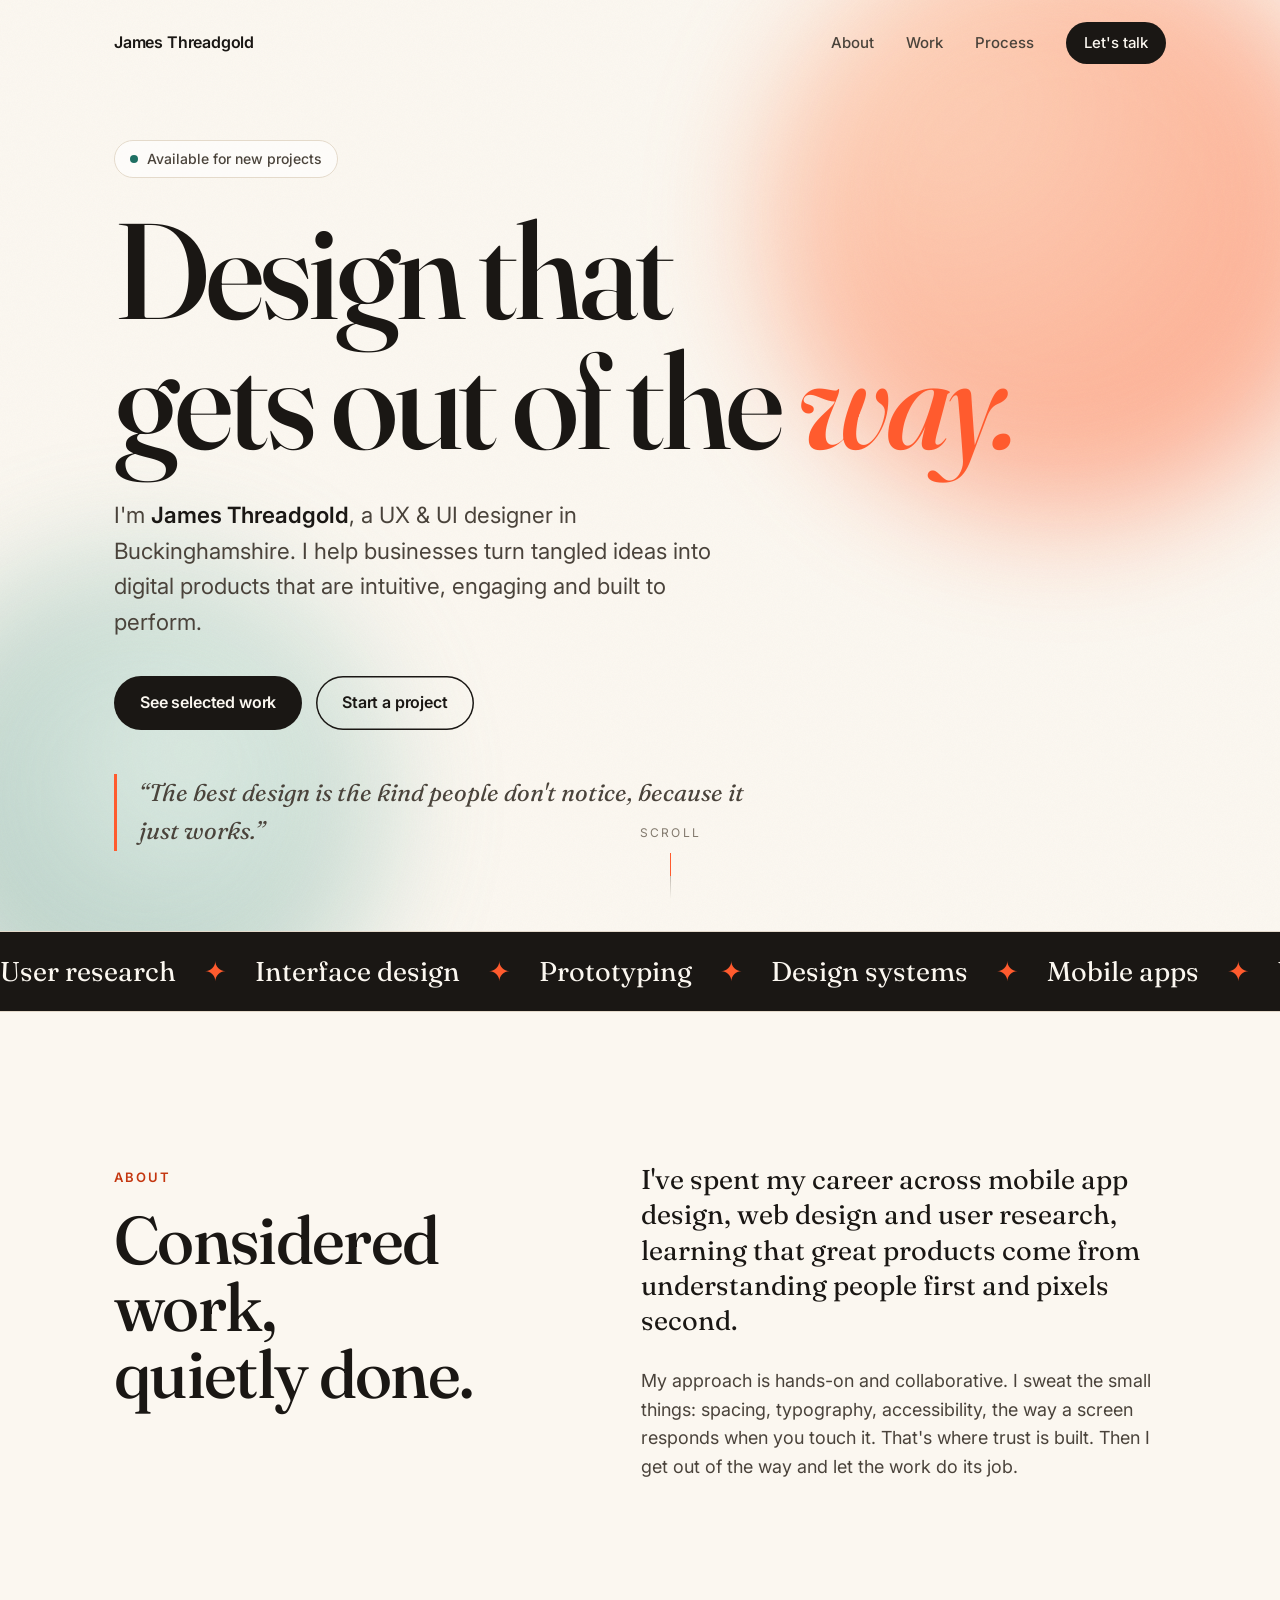
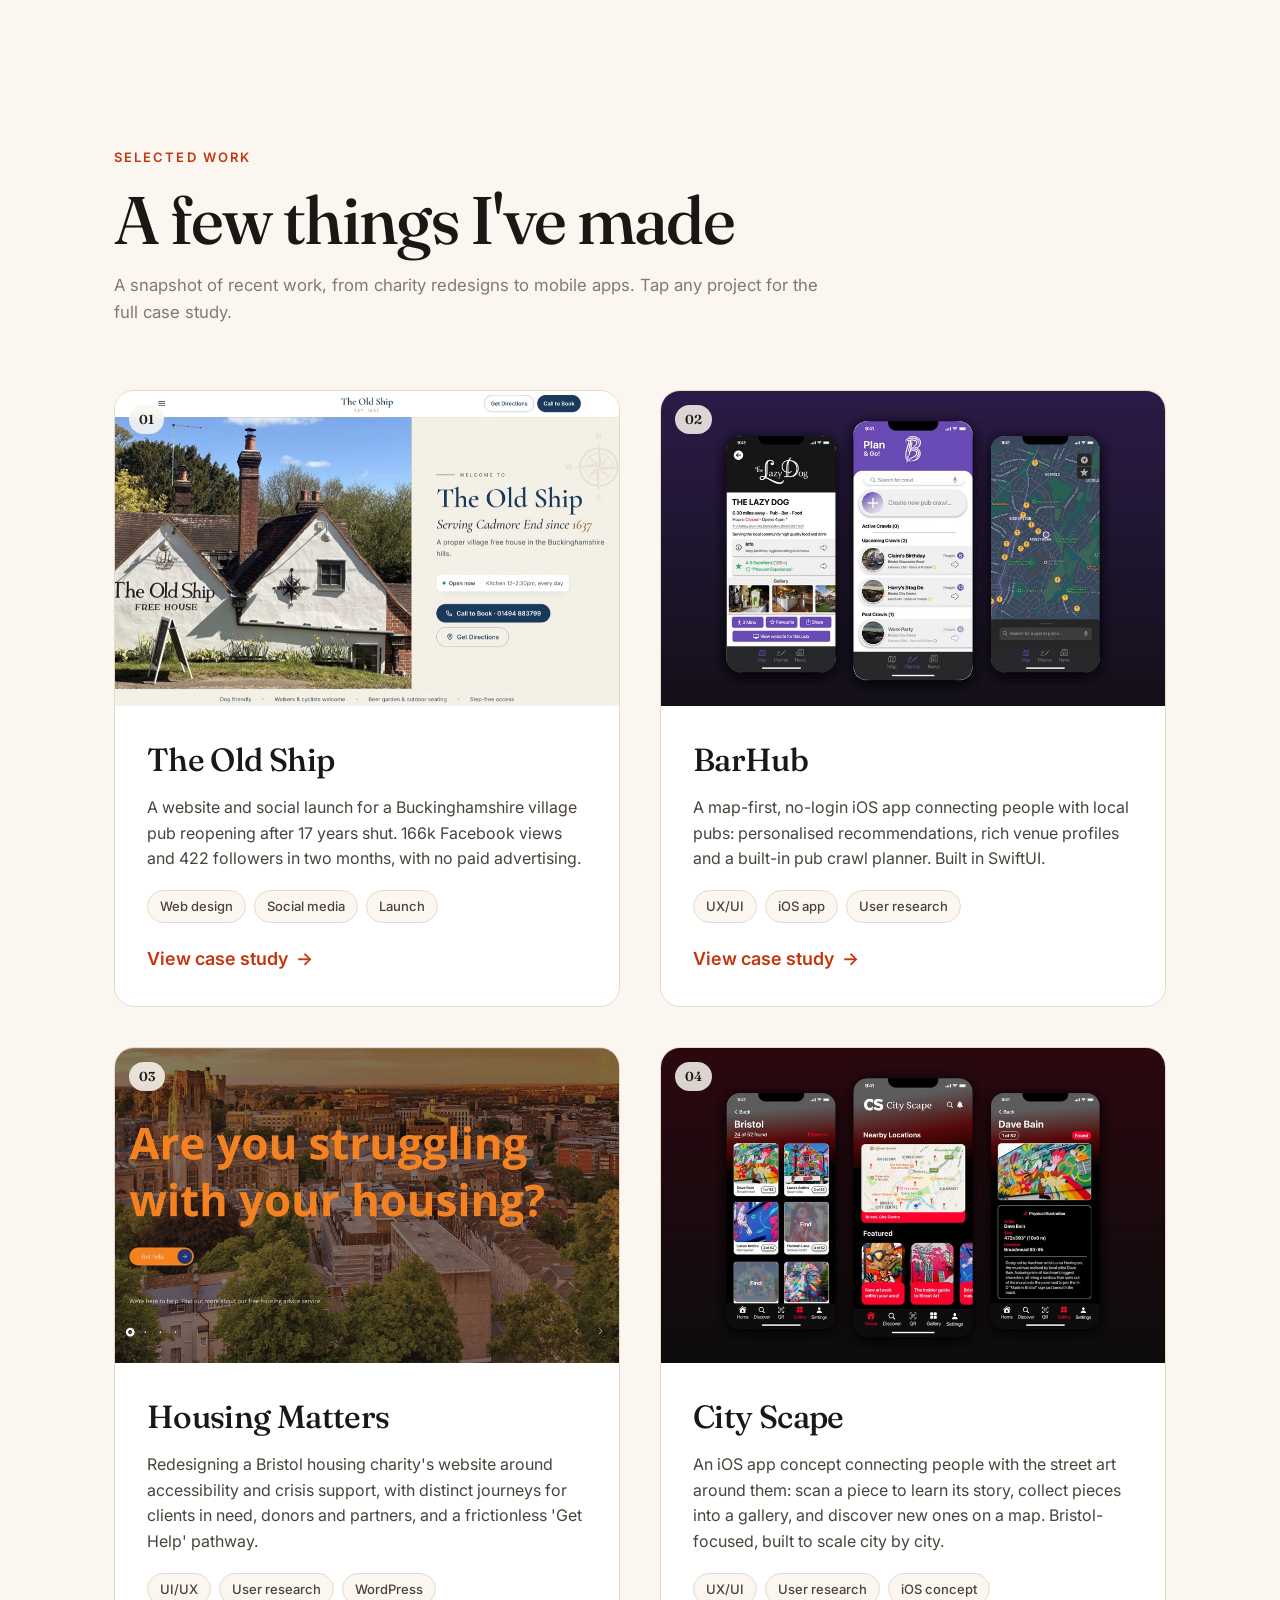
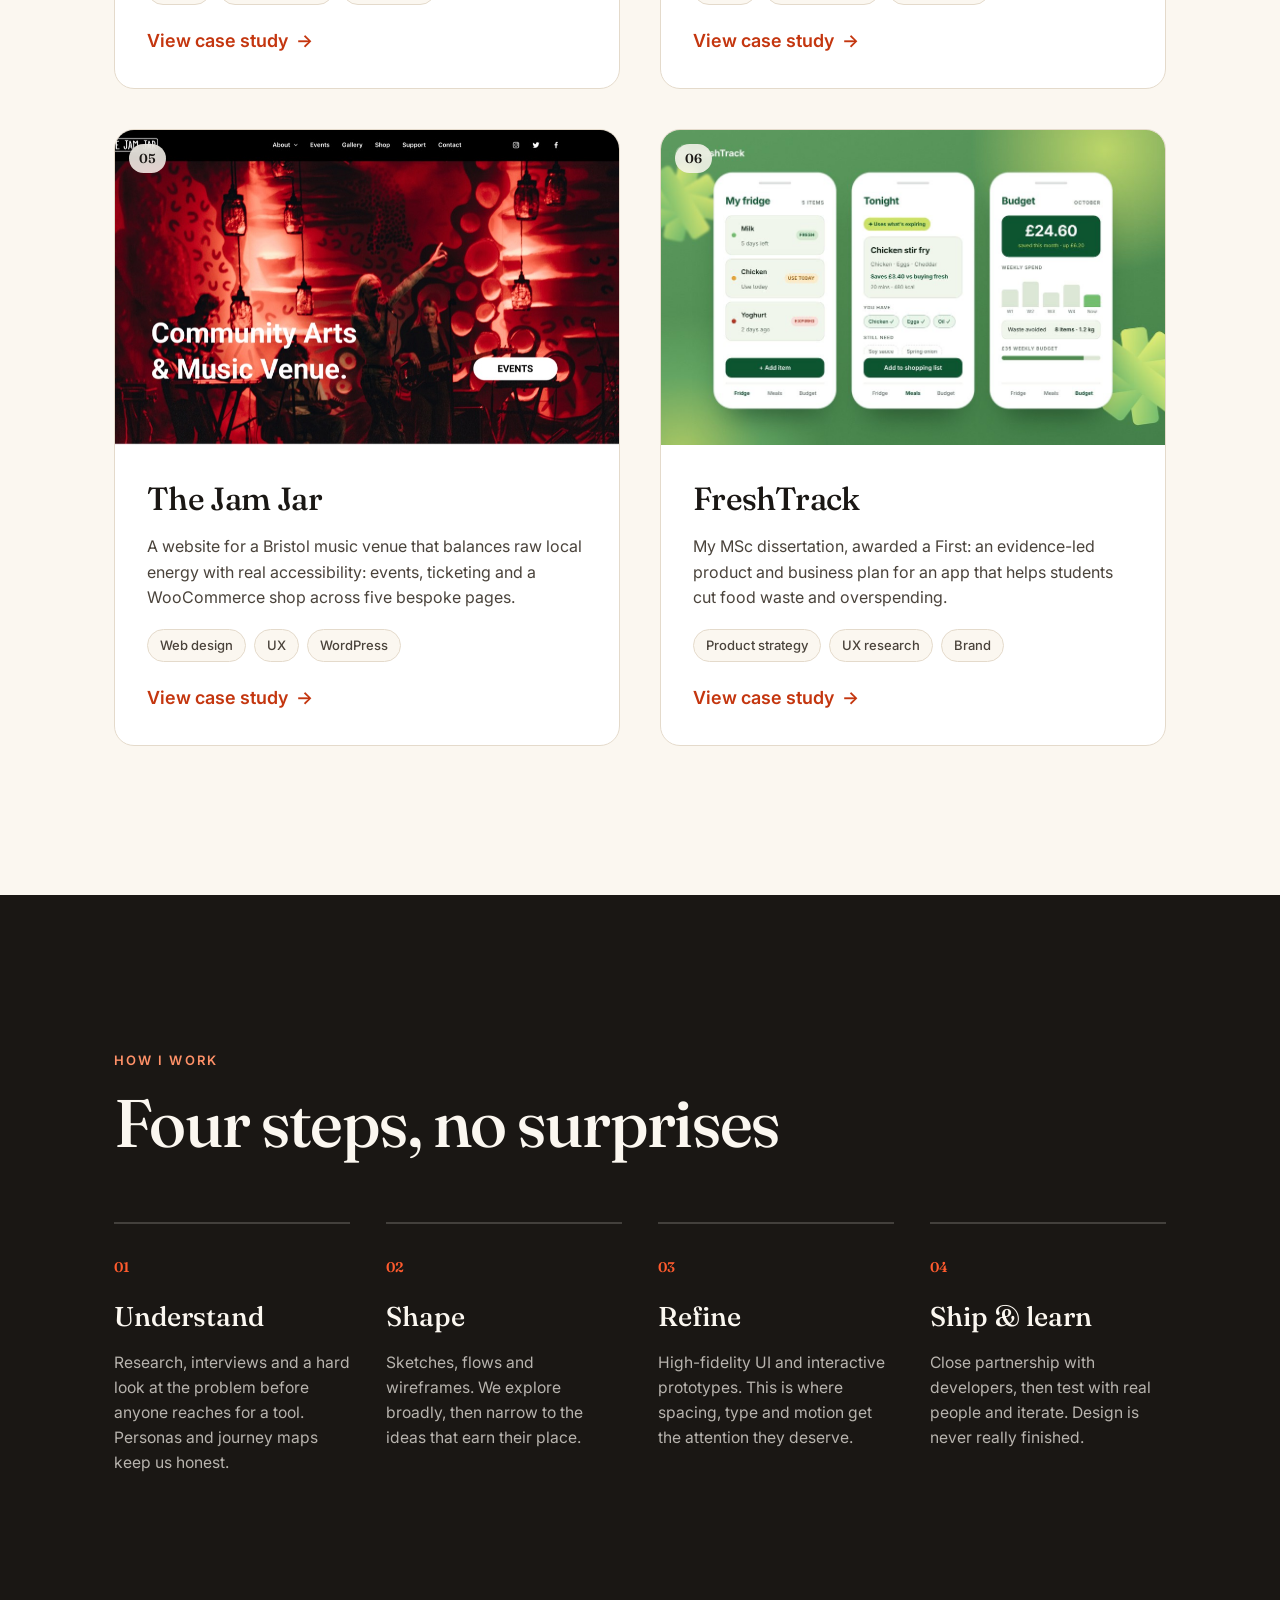
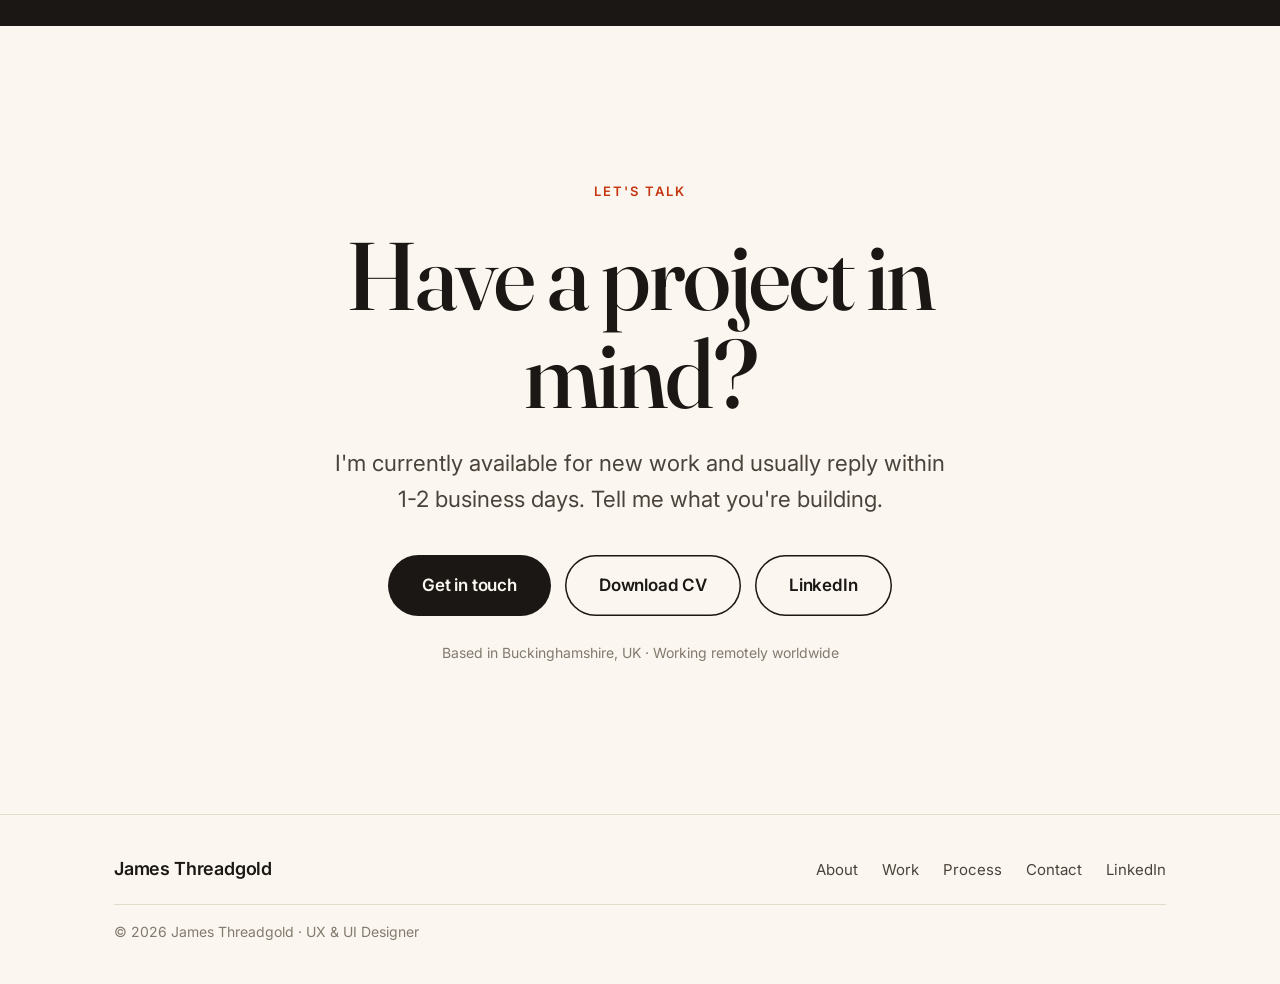
<file: index.html>
<!DOCTYPE html>
<html lang="en-GB">
<head>
  <meta charset="UTF-8">
  <meta name="viewport" content="width=device-width, initial-scale=1.0">
  <title>James Threadgold | UX &amp; UI Designer</title>
  <meta name="description" content="James Threadgold is a UX &amp; UI designer based in Buckinghamshire, crafting intuitive, considered digital products. The best design is the kind people don't notice, because it just works.">
  <meta name="theme-color" content="#FBF7F0">

  <!-- Favicons -->
  <link rel="icon" href="/favicon.svg" type="image/svg+xml">
  <link rel="icon" href="/favicon-32.png" sizes="32x32" type="image/png">
  <link rel="apple-touch-icon" href="/apple-touch-icon.png">
  <link rel="manifest" href="/site.webmanifest">

  <!-- Canonical -->
  <link rel="canonical" href="https://jamesthreadgold.co.uk/">

  <!-- Google Search Console: verify the domain via DNS (recommended) OR paste your
       URL-prefix token below and uncomment this line. See docs/seo-google-search-console.md -->
  <!-- <meta name="google-site-verification" content="YOUR_TOKEN_HERE"> -->

  <!-- Open Graph / social share -->
  <meta property="og:site_name" content="James Threadgold">
  <meta property="og:type" content="website">
  <meta property="og:url" content="https://jamesthreadgold.co.uk/">
  <meta property="og:title" content="James Threadgold | UX &amp; UI Designer">
  <meta property="og:description" content="Intuitive, considered digital products. Interface design &amp; prototyping based in Buckinghamshire.">
  <meta property="og:image" content="https://jamesthreadgold.co.uk/assets/og/og-default.png">
  <meta property="og:image:width" content="1200">
  <meta property="og:image:height" content="630">
  <meta property="og:image:alt" content="James Threadgold, UX &amp; UI Designer">
  <meta name="twitter:card" content="summary_large_image">
  <meta name="twitter:title" content="James Threadgold | UX &amp; UI Designer">
  <meta name="twitter:description" content="Intuitive, considered digital products. Interface design &amp; prototyping based in Buckinghamshire.">
  <meta name="twitter:image" content="https://jamesthreadgold.co.uk/assets/og/og-default.png">

  <link rel="preconnect" href="https://fonts.googleapis.com">
  <link rel="preconnect" href="https://fonts.gstatic.com" crossorigin>
  <link href="https://fonts.googleapis.com/css2?family=Fraunces:ital,opsz,wght@0,9..144,400;0,9..144,500;0,9..144,600;1,9..144,400;1,9..144,500&family=Inter:wght@400;500;600;700&display=swap" rel="stylesheet">
  <link rel="stylesheet" href="/css/styles.css?v=20261014">

  <!-- Structured data -->
  <script type="application/ld+json">
  {
    "@context": "https://schema.org",
    "@graph": [
      {
        "@type": "WebSite",
        "@id": "https://jamesthreadgold.co.uk/#website",
        "url": "https://jamesthreadgold.co.uk/",
        "name": "James Threadgold",
        "description": "Portfolio of James Threadgold, a UX & UI designer based in Buckinghamshire.",
        "inLanguage": "en-GB",
        "publisher": { "@id": "https://jamesthreadgold.co.uk/#person" }
      },
      {
        "@type": "Person",
        "@id": "https://jamesthreadgold.co.uk/#person",
        "name": "James Threadgold",
        "jobTitle": "UX & UI Designer",
        "url": "https://jamesthreadgold.co.uk/",
        "image": "https://jamesthreadgold.co.uk/assets/og/og-default.png",
        "sameAs": ["https://www.linkedin.com/in/jamesthreadgold"],
        "address": {
          "@type": "PostalAddress",
          "addressRegion": "Buckinghamshire",
          "addressCountry": "GB"
        },
        "knowsAbout": ["UX Design", "UI Design", "User Research", "Prototyping", "Mobile App Design", "Web Design", "Accessibility"]
      }
    ]
  }
  </script>
</head>
<body>

  <!-- Decorative cursor follower -->
  <div class="cursor" id="cursor" aria-hidden="true"></div>

  <!-- Scroll progress -->
  <div class="progress" id="progress" aria-hidden="true"></div>

  <!-- Skip link -->
  <a href="#hero" class="skip">Skip to content</a>

  <!-- Header -->
  <header class="header" id="header">
    <div class="wrap nav">
      <a href="#hero" class="brand" data-magnetic>
        <span class="brand-name">James&nbsp;Threadgold</span>
      </a>
      <nav class="nav-links" id="navLinks" aria-label="Primary">
        <a href="/#about">About</a>
        <a href="/#work">Work</a>
        <a href="/#process">Process</a>
        <a href="/contact/" class="nav-cta" data-magnetic>Let's talk</a>
      </nav>
      <button class="menu-toggle" id="menuToggle" aria-label="Menu" aria-expanded="false">
        <span></span><span></span>
      </button>
    </div>
  </header>

  <main>
    <!-- Hero -->
    <section class="hero" id="hero">
      <div class="hero-bg" aria-hidden="true">
        <span class="blob blob-1"></span>
        <span class="blob blob-2"></span>
        <span class="grain"></span>
      </div>
      <div class="wrap hero-inner">
        <p class="hero-status reveal"><span class="dot"></span> Available for new projects</p>
        <h1 class="hero-title">
          <span class="line reveal">Design that</span>
          <span class="line reveal">gets out of the <em>way.</em></span>
        </h1>
        <p class="hero-lead reveal">
          I'm <strong>James Threadgold</strong>, a UX &amp; UI designer in Buckinghamshire.
          I help businesses turn tangled ideas into digital products that are
          intuitive, engaging and built to perform.
        </p>
        <div class="hero-cta reveal">
          <a href="/#work" class="btn btn-primary" data-magnetic>See selected work</a>
          <a href="/contact/" class="btn btn-ghost" data-magnetic>Start a project</a>
        </div>
        <p class="hero-philosophy reveal">
          “The best design is the kind people don't notice, because it just works.”
        </p>
      </div>
      <a href="/#about" class="scroll-hint reveal" aria-label="Scroll to about">
        <span>Scroll</span>
        <span class="scroll-line"></span>
      </a>
    </section>

    <!-- Marquee -->
    <div class="marquee" aria-hidden="true">
      <div class="marquee-track">
        <span>User research</span><span class="sep">✦</span>
        <span>Interface design</span><span class="sep">✦</span>
        <span>Prototyping</span><span class="sep">✦</span>
        <span>Design systems</span><span class="sep">✦</span>
        <span>Mobile apps</span><span class="sep">✦</span>
        <span>Web design</span><span class="sep">✦</span>
        <span>Journey mapping</span><span class="sep">✦</span>
        <span>Accessibility</span><span class="sep">✦</span>
        <!-- duplicate for seamless loop -->
        <span>User research</span><span class="sep">✦</span>
        <span>Interface design</span><span class="sep">✦</span>
        <span>Prototyping</span><span class="sep">✦</span>
        <span>Design systems</span><span class="sep">✦</span>
        <span>Mobile apps</span><span class="sep">✦</span>
        <span>Web design</span><span class="sep">✦</span>
        <span>Journey mapping</span><span class="sep">✦</span>
        <span>Accessibility</span><span class="sep">✦</span>
      </div>
    </div>

    <!-- About -->
    <section class="section about" id="about">
      <div class="wrap about-grid">
        <div class="about-head reveal">
          <span class="eyebrow">About</span>
          <h2>Considered work,<br>quietly done.</h2>
        </div>
        <div class="about-body">
          <p class="lead reveal">
            I've spent my career across mobile app design, web design and user
            research, learning that great products come from understanding people
            first and pixels second.
          </p>
          <p class="reveal">
            My approach is hands-on and collaborative. I sweat the small things:
            spacing, typography, accessibility, the way a screen responds when you
            touch it. That's where trust is built. Then I get out of the way
            and let the work do its job.
          </p>
        </div>
      </div>
    </section>

    <!-- Work -->
    <section class="section work" id="work">
      <div class="wrap">
        <div class="sec-head reveal">
          <span class="eyebrow">Selected work</span>
          <h2>A few things I've made</h2>
          <p class="sec-sub">A snapshot of recent work, from charity redesigns to mobile apps. Tap any project for the full case study.</p>
        </div>

        <div class="projects">
          <a href="/work/the-old-ship/" class="project reveal" data-tilt>
            <div class="project-media">
              <span class="project-index">01</span>
              <img class="project-img" src="/assets/work/os-cover-sm.jpg" srcset="/assets/work/os-cover-sm.jpg 1040w, /assets/work/os-cover.jpg 2000w" sizes="(max-width: 720px) 92vw, 506px" alt="The Old Ship website homepage: a photo of the white-painted pub beside 'Serving Cadmore End since 1637', with Call to Book and Get Directions buttons" loading="lazy" decoding="async">
            </div>
            <div class="project-info">
              <h3>The Old Ship</h3>
              <p>A website and social launch for a Buckinghamshire village pub reopening after 17 years shut. 166k Facebook views and 422 followers in two months, with no paid advertising.</p>
              <ul class="tags"><li>Web design</li><li>Social media</li><li>Launch</li></ul>
              <span class="project-go">View case study <span class="arrow">→</span></span>
            </div>
          </a>
          <a href="/work/bar-hub/" class="project reveal" data-tilt>
            <div class="project-media project-media--fill">
              <span class="project-index">02</span>
              <img class="project-img" src="/assets/work/bh-cover-v3-sm.jpg" srcset="/assets/work/bh-cover-v3-sm.jpg 1040w, /assets/work/bh-cover-v3.jpg 2000w" sizes="(max-width: 720px) 92vw, 506px" alt="BarHub iOS app screens with the BarHub logo" loading="lazy" decoding="async">
            </div>
            <div class="project-info">
              <h3>BarHub</h3>
              <p>A map-first, no-login iOS app connecting people with local pubs: personalised recommendations, rich venue profiles and a built-in pub crawl planner. Built in SwiftUI.</p>
              <ul class="tags"><li>UX/UI</li><li>iOS app</li><li>User research</li></ul>
              <span class="project-go">View case study <span class="arrow">→</span></span>
            </div>
          </a>

          <a href="/work/housing-matters/" class="project reveal" data-tilt>
            <div class="project-media tone-1">
              <span class="project-index">03</span>
              <img class="project-img" src="/assets/work/hm-Hh8FaU-sm.jpg" srcset="/assets/work/hm-Hh8FaU-sm.jpg 1040w, /assets/work/hm-Hh8FaU.jpg 2000w" sizes="(max-width: 720px) 92vw, 506px" alt="Housing Matters website homepage: 'Are you struggling with your housing?'" loading="lazy" decoding="async">
            </div>
            <div class="project-info">
              <h3>Housing Matters</h3>
              <p>Redesigning a Bristol housing charity's website around accessibility and crisis support, with distinct journeys for clients in need, donors and partners, and a frictionless 'Get Help' pathway.</p>
              <ul class="tags"><li>UI/UX</li><li>User research</li><li>WordPress</li></ul>
              <span class="project-go">View case study <span class="arrow">→</span></span>
            </div>
          </a>

          <a href="/work/city-scape/" class="project reveal" data-tilt>
            <div class="project-media project-media--fill">
              <span class="project-index">04</span>
              <img class="project-img" src="/assets/work/cs-cover-sm.jpg" srcset="/assets/work/cs-cover-sm.jpg 1040w, /assets/work/cs-cover.jpg 2000w" sizes="(max-width: 720px) 92vw, 506px" alt="City Scape iOS app screens on a bold red backdrop" loading="lazy" decoding="async">
            </div>
            <div class="project-info">
              <h3>City Scape</h3>
              <p>An iOS app concept connecting people with the street art around them: scan a piece to learn its story, collect pieces into a gallery, and discover new ones on a map. Bristol-focused, built to scale city by city.</p>
              <ul class="tags"><li>UX/UI</li><li>User research</li><li>iOS concept</li></ul>
              <span class="project-go">View case study <span class="arrow">→</span></span>
            </div>
          </a>

          <a href="/work/the-jam-jar/" class="project reveal" data-tilt>
            <div class="project-media tone-4">
              <span class="project-index">05</span>
              <img class="project-img" src="/assets/work/jj-cover-sm.jpg" srcset="/assets/work/jj-cover-sm.jpg 1040w, /assets/work/jj-cover.jpg 1430w" sizes="(max-width: 720px) 92vw, 506px" alt="The Jam Jar website homepage: 'Community Arts & Music Venue'" loading="lazy" decoding="async">
            </div>
            <div class="project-info">
              <h3>The Jam Jar</h3>
              <p>A website for a Bristol music venue that balances raw local energy with real accessibility: events, ticketing and a WooCommerce shop across five bespoke pages.</p>
              <ul class="tags"><li>Web design</li><li>UX</li><li>WordPress</li></ul>
              <span class="project-go">View case study <span class="arrow">→</span></span>
            </div>
          </a>

          <a href="/work/freshtrack/" class="project reveal" data-tilt>
            <div class="project-media media-cream">
              <span class="project-index">06</span>
              <img class="project-img" src="/assets/work/ft-showcase-sm.jpg?v=2" srcset="/assets/work/ft-showcase-sm.jpg?v=2 1040w, /assets/work/ft-showcase.jpg?v=2 2000w" sizes="(max-width: 720px) 92vw, 506px" alt="FreshTrack concept screens on a green brand backdrop: fridge tracker, AI meal planner and budget" loading="lazy" decoding="async">
            </div>
            <div class="project-info">
              <h3>FreshTrack</h3>
              <p>My MSc dissertation, awarded a First: an evidence-led product and business plan for an app that helps students cut food waste and overspending.</p>
              <ul class="tags"><li>Product strategy</li><li>UX research</li><li>Brand</li></ul>
              <span class="project-go">View case study <span class="arrow">→</span></span>
            </div>
          </a>
        </div>
      </div>
    </section>

    <!-- Process -->
    <section class="section process" id="process">
      <div class="wrap">
        <div class="sec-head reveal">
          <span class="eyebrow">How I work</span>
          <h2>Four steps, no surprises</h2>
        </div>
        <ol class="steps">
          <li class="step reveal">
            <span class="step-num">01</span>
            <h3>Understand</h3>
            <p>Research, interviews and a hard look at the problem before anyone reaches for a tool. Personas and journey maps keep us honest.</p>
          </li>
          <li class="step reveal">
            <span class="step-num">02</span>
            <h3>Shape</h3>
            <p>Sketches, flows and wireframes. We explore broadly, then narrow to the ideas that earn their place.</p>
          </li>
          <li class="step reveal">
            <span class="step-num">03</span>
            <h3>Refine</h3>
            <p>High-fidelity UI and interactive prototypes. This is where spacing, type and motion get the attention they deserve.</p>
          </li>
          <li class="step reveal">
            <span class="step-num">04</span>
            <h3>Ship &amp; learn</h3>
            <p>Close partnership with developers, then test with real people and iterate. Design is never really finished.</p>
          </li>
        </ol>
      </div>
    </section>

    <!-- Contact -->
    <section class="section contact" id="contact">
      <div class="wrap contact-inner reveal">
        <span class="eyebrow">Let's talk</span>
        <h2 class="contact-title">Have a project in mind?</h2>
        <p class="contact-lead">
          I'm currently available for new work and usually reply within 1-2 business days.
          Tell me what you're building.
        </p>
        <div class="contact-actions">
          <a href="/contact/" class="btn btn-primary btn-lg" data-magnetic>Get in touch</a>
          <a href="/assets/docs/CV-James-Threadgold.pdf" target="_blank" rel="noopener" class="btn btn-ghost btn-lg" data-magnetic download>Download CV</a>
          <a href="https://www.linkedin.com/in/jamesthreadgold" target="_blank" rel="noopener" class="btn btn-ghost btn-lg" data-magnetic>LinkedIn</a>
        </div>
        <p class="contact-note">Based in Buckinghamshire, UK · Working remotely worldwide</p>
      </div>
    </section>
  </main>

  <!-- Footer -->
  <footer class="footer">
    <div class="wrap footer-inner">
      <a href="#hero" class="brand">James&nbsp;Threadgold</a>
      <nav class="footer-links" aria-label="Footer">
        <a href="/#about">About</a>
        <a href="/#work">Work</a>
        <a href="/#process">Process</a>
        <a href="/contact/">Contact</a>
        <a href="https://www.linkedin.com/in/jamesthreadgold" target="_blank" rel="noopener">LinkedIn</a>
      </nav>
      <p class="footer-meta">© <span id="year">2026</span> James Threadgold · UX &amp; UI Designer</p>
    </div>
  </footer>

  <script src="/js/main.js"></script>
</body>
</html>
</file>
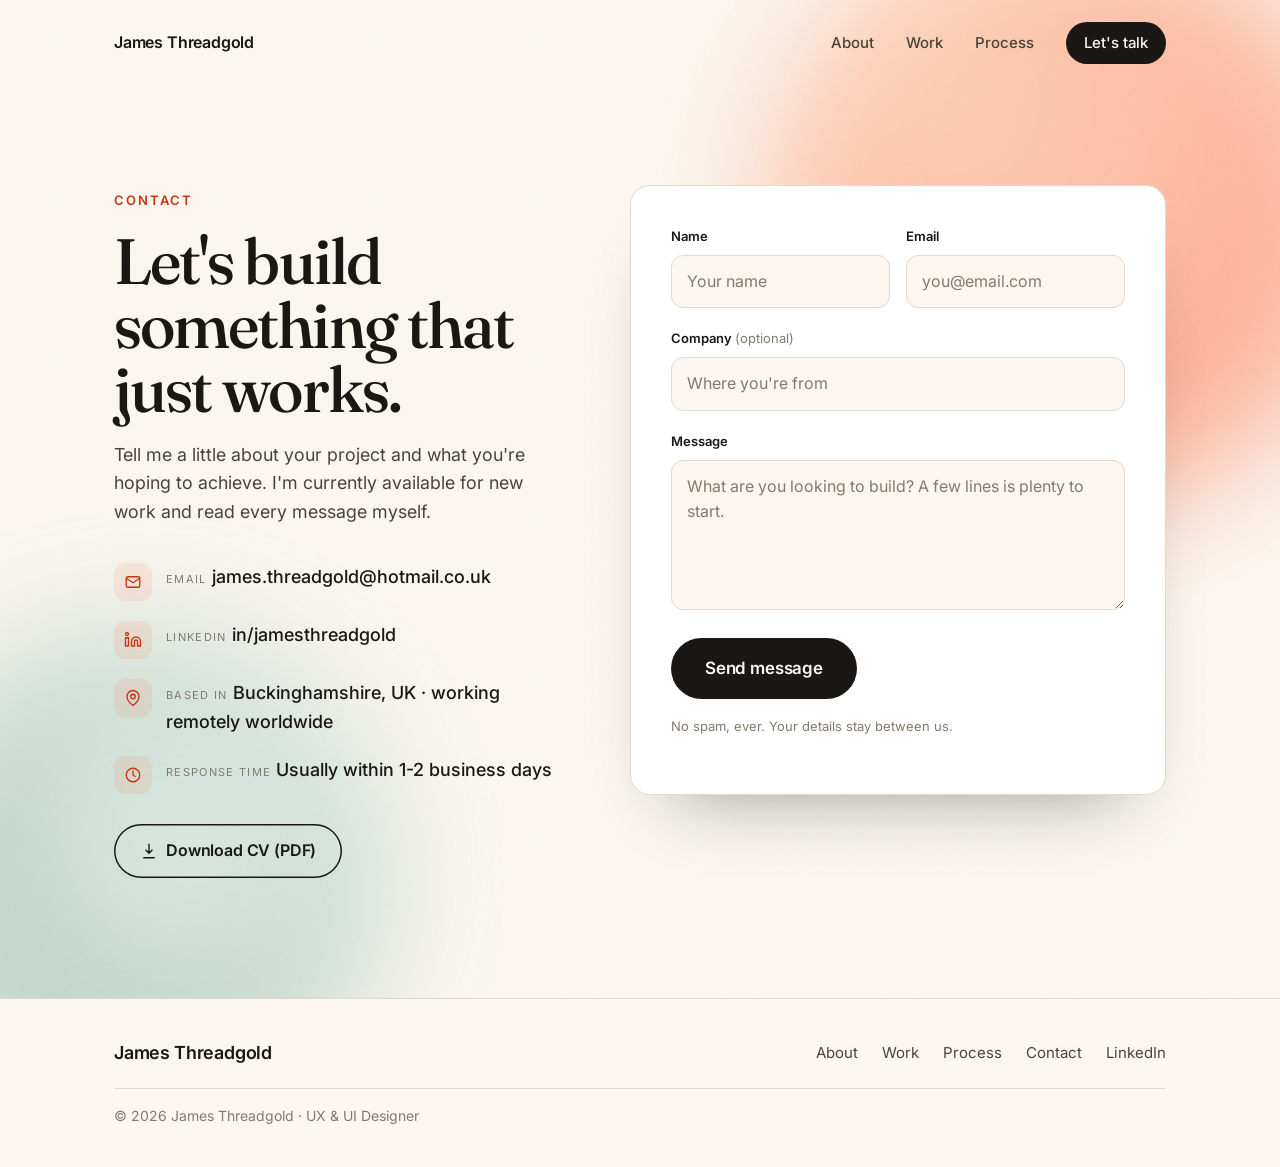
<file: contact/index.html>
<!DOCTYPE html>
<html lang="en-GB">
<head>
  <meta charset="UTF-8">
  <meta name="viewport" content="width=device-width, initial-scale=1.0">
  <title>Contact | James Threadgold</title>
  <meta name="description" content="Get in touch with James Threadgold, UX & UI designer in Buckinghamshire. Available for new projects, usually replying within 1-2 business days.">
  <meta name="theme-color" content="#FBF7F0">
  <link rel="icon" href="/favicon.svg" type="image/svg+xml">
  <link rel="icon" href="/favicon-32.png" sizes="32x32" type="image/png">
  <link rel="apple-touch-icon" href="/apple-touch-icon.png">
  <link rel="manifest" href="/site.webmanifest">

  <link rel="canonical" href="https://jamesthreadgold.co.uk/contact/">
  <meta property="og:site_name" content="James Threadgold">
  <meta property="og:type" content="website">
  <meta property="og:url" content="https://jamesthreadgold.co.uk/contact/">
  <meta property="og:title" content="Contact | James Threadgold">
  <meta property="og:description" content="Get in touch with James Threadgold, UX &amp; UI designer in Buckinghamshire. Available for new projects, usually replying within 1-2 business days.">
  <meta property="og:image" content="https://jamesthreadgold.co.uk/assets/og/og-default.png">
  <meta property="og:image:width" content="1200">
  <meta property="og:image:height" content="630">
  <meta property="og:image:alt" content="James Threadgold, UX &amp; UI Designer">
  <meta name="twitter:card" content="summary_large_image">
  <meta name="twitter:title" content="Contact | James Threadgold">
  <meta name="twitter:description" content="Get in touch with James Threadgold, UX &amp; UI designer in Buckinghamshire.">
  <meta name="twitter:image" content="https://jamesthreadgold.co.uk/assets/og/og-default.png">

  <link rel="preconnect" href="https://fonts.googleapis.com">
  <link rel="preconnect" href="https://fonts.gstatic.com" crossorigin>
  <link href="https://fonts.googleapis.com/css2?family=Fraunces:ital,opsz,wght@0,9..144,400;0,9..144,500;0,9..144,600;1,9..144,400;1,9..144,500&family=Inter:wght@400;500;600;700&display=swap" rel="stylesheet">
  <link rel="stylesheet" href="/css/styles.css?v=20261014">

  <!-- Structured data -->
  <script type="application/ld+json">
  {
    "@context": "https://schema.org",
    "@graph": [
      {
        "@type": "BreadcrumbList",
        "itemListElement": [
          { "@type": "ListItem", "position": 1, "name": "Home", "item": "https://jamesthreadgold.co.uk/" },
          { "@type": "ListItem", "position": 2, "name": "Contact", "item": "https://jamesthreadgold.co.uk/contact/" }
        ]
      },
      {
        "@type": "ContactPage",
        "url": "https://jamesthreadgold.co.uk/contact/",
        "name": "Contact James Threadgold",
        "inLanguage": "en-GB",
        "about": { "@type": "Person", "name": "James Threadgold", "url": "https://jamesthreadgold.co.uk/" }
      }
    ]
  }
  </script>
</head>
<body>
  <div class="cursor" id="cursor" aria-hidden="true"></div>
  <div class="progress" id="progress" aria-hidden="true"></div>
  <a href="#main" class="skip">Skip to content</a>

  <header class="header" id="header">
    <div class="wrap nav">
      <a href="/#hero" class="brand" data-magnetic>
        <span class="brand-name">James&nbsp;Threadgold</span>
      </a>
      <nav class="nav-links" id="navLinks" aria-label="Primary">
        <a href="/#about">About</a>
        <a href="/#work">Work</a>
        <a href="/#process">Process</a>
        <a href="/contact/" class="nav-cta" data-magnetic>Let's talk</a>
      </nav>
      <button class="menu-toggle" id="menuToggle" aria-label="Menu" aria-expanded="false">
        <span></span><span></span>
      </button>
    </div>
  </header>

  <main id="main">
    <section class="contact-hero">
      <div class="hero-bg" aria-hidden="true">
        <span class="blob blob-1"></span>
        <span class="blob blob-2"></span>
        <span class="grain"></span>
      </div>
      <div class="wrap contact-grid">

        <!-- Intro + direct details -->
        <div class="contact-intro reveal">
          <span class="eyebrow">Contact</span>
          <h1>Let's build something that just works.</h1>
          <p class="lead">
            Tell me a little about your project and what you're hoping to achieve.
            I'm currently available for new work and read every message myself.
          </p>
          <ul class="contact-details">
            <li>
              <span class="cd-ico" aria-hidden="true">
                <svg width="18" height="18" viewBox="0 0 24 24" fill="none" stroke="currentColor" stroke-width="1.8" stroke-linecap="round" stroke-linejoin="round"><rect x="3" y="5" width="18" height="14" rx="2"/><path d="m3 7 9 6 9-6"/></svg>
              </span>
              <span>
                <span class="cd-label">Email</span>
                <span class="cd-value"><a href="mailto:james&#46;threadgold&#64;hotmail&#46;co&#46;uk">james&#46;threadgold&#64;hotmail&#46;co&#46;uk</a></span>
              </span>
            </li>
            <li>
              <span class="cd-ico" aria-hidden="true">
                <svg width="18" height="18" viewBox="0 0 24 24" fill="none" stroke="currentColor" stroke-width="1.8" stroke-linecap="round" stroke-linejoin="round"><path d="M16 8a6 6 0 0 1 6 6v6h-4v-6a2 2 0 0 0-4 0v6h-4v-6a6 6 0 0 1 6-6z"/><rect x="2" y="9" width="4" height="11"/><circle cx="4" cy="4" r="2"/></svg>
              </span>
              <span>
                <span class="cd-label">LinkedIn</span>
                <span class="cd-value"><a href="https://www.linkedin.com/in/jamesthreadgold" target="_blank" rel="noopener">in/jamesthreadgold</a></span>
              </span>
            </li>
            <li>
              <span class="cd-ico" aria-hidden="true">
                <svg width="18" height="18" viewBox="0 0 24 24" fill="none" stroke="currentColor" stroke-width="1.8" stroke-linecap="round" stroke-linejoin="round"><path d="M20 10c0 6-8 12-8 12s-8-6-8-12a8 8 0 0 1 16 0z"/><circle cx="12" cy="10" r="3"/></svg>
              </span>
              <span>
                <span class="cd-label">Based in</span>
                <span class="cd-value">Buckinghamshire, UK · working remotely worldwide</span>
              </span>
            </li>
            <li>
              <span class="cd-ico" aria-hidden="true">
                <svg width="18" height="18" viewBox="0 0 24 24" fill="none" stroke="currentColor" stroke-width="1.8" stroke-linecap="round" stroke-linejoin="round"><circle cx="12" cy="12" r="9"/><path d="M12 7v5l3 2"/></svg>
              </span>
              <span>
                <span class="cd-label">Response time</span>
                <span class="cd-value">Usually within 1-2 business days</span>
              </span>
            </li>
          </ul>

          <a href="/assets/docs/CV-James-Threadgold.pdf" target="_blank" rel="noopener" class="btn btn-ghost cv-btn" download>
            <svg width="18" height="18" viewBox="0 0 24 24" fill="none" stroke="currentColor" stroke-width="1.8" stroke-linecap="round" stroke-linejoin="round" aria-hidden="true"><path d="M12 3v12m0 0 4-4m-4 4-4-4"></path><path d="M5 21h14"></path></svg>
            Download CV (PDF)
          </a>
        </div>

        <!-- Form -->
        <div class="contact-form-card reveal">
          <form id="contactForm" method="POST" action="https://api.web3forms.com/submit">
            <!-- Web3Forms wiring -->
            <input type="hidden" name="access_key" value="4bfd9030-7967-4bb6-b224-b31759fe3c49">
            <!-- Subject & sender name are managed in the Web3Forms dashboard -->
            <!-- Honeypot spam trap (must stay empty) -->
            <input type="checkbox" name="botcheck" tabindex="-1" autocomplete="off" style="display:none" aria-hidden="true">

            <div class="field-row">
              <div class="field">
                <label for="name">Name</label>
                <input type="text" id="name" name="name" placeholder="Your name" data-required autocomplete="name">
                <span class="err">Please enter your name.</span>
              </div>
              <div class="field">
                <label for="email">Email</label>
                <input type="email" id="email" name="email" placeholder="you@email.com" data-required autocomplete="email">
                <span class="err">Please enter a valid email.</span>
              </div>
            </div>

            <div class="field">
              <label for="company">Company <span class="opt">(optional)</span></label>
              <input type="text" id="company" name="company" placeholder="Where you're from" autocomplete="organization">
            </div>

            <div class="field">
              <label for="message">Message</label>
              <textarea id="message" name="message" placeholder="What are you looking to build? A few lines is plenty to start." data-required></textarea>
              <span class="err">Please add a short message.</span>
            </div>

            <div class="form-actions">
              <button type="submit" class="btn btn-primary btn-lg" data-magnetic>Send message</button>
              <span class="form-note">No spam, ever. Your details stay between us.</span>
            </div>

            <p class="form-status" id="formStatus" role="status" aria-live="polite"></p>
          </form>
        </div>

      </div>
    </section>
  </main>

  <footer class="footer">
    <div class="wrap footer-inner">
      <a href="/#hero" class="brand">James&nbsp;Threadgold</a>
      <nav class="footer-links" aria-label="Footer">
        <a href="/#about">About</a>
        <a href="/#work">Work</a>
        <a href="/#process">Process</a>
        <a href="/contact/">Contact</a>
        <a href="https://www.linkedin.com/in/jamesthreadgold" target="_blank" rel="noopener">LinkedIn</a>
      </nav>
      <p class="footer-meta">© <span id="year">2026</span> James Threadgold · UX &amp; UI Designer</p>
    </div>
  </footer>

  <script src="/js/main.js"></script>
</body>
</html>
</file>
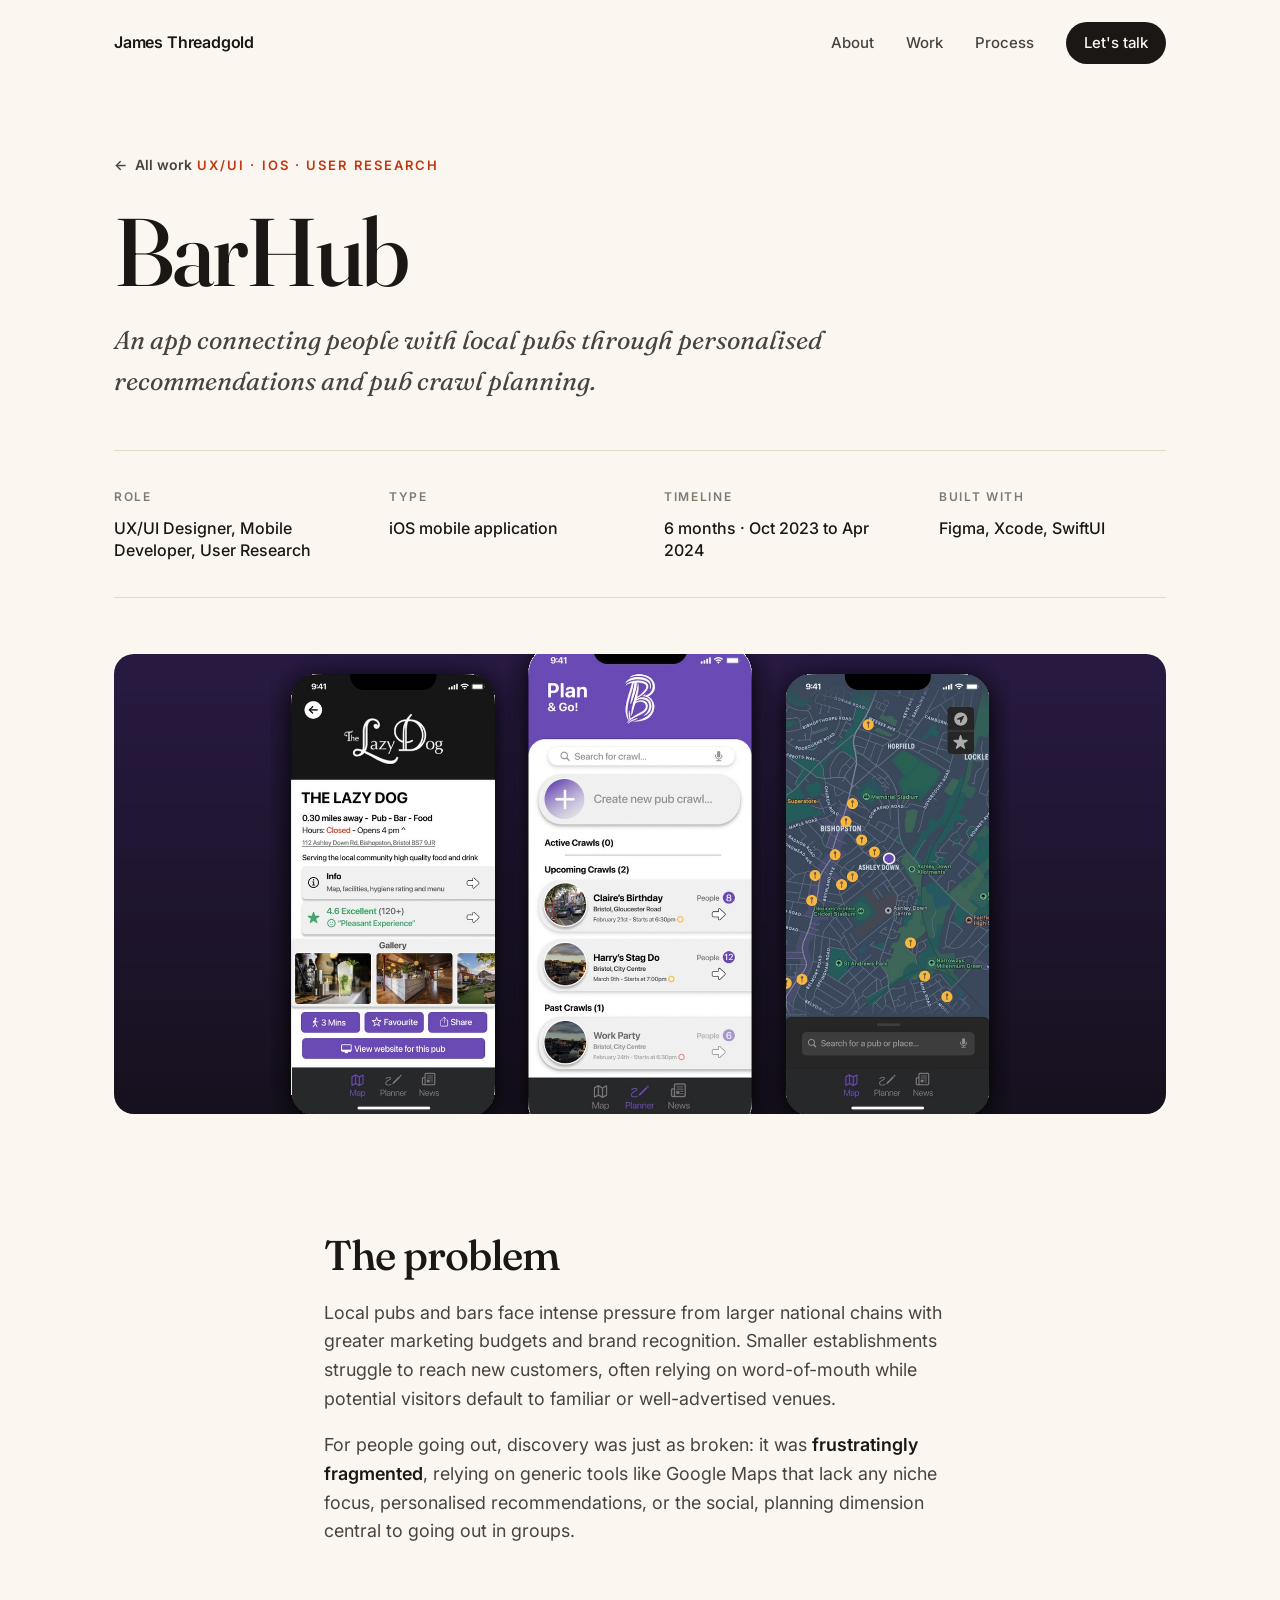
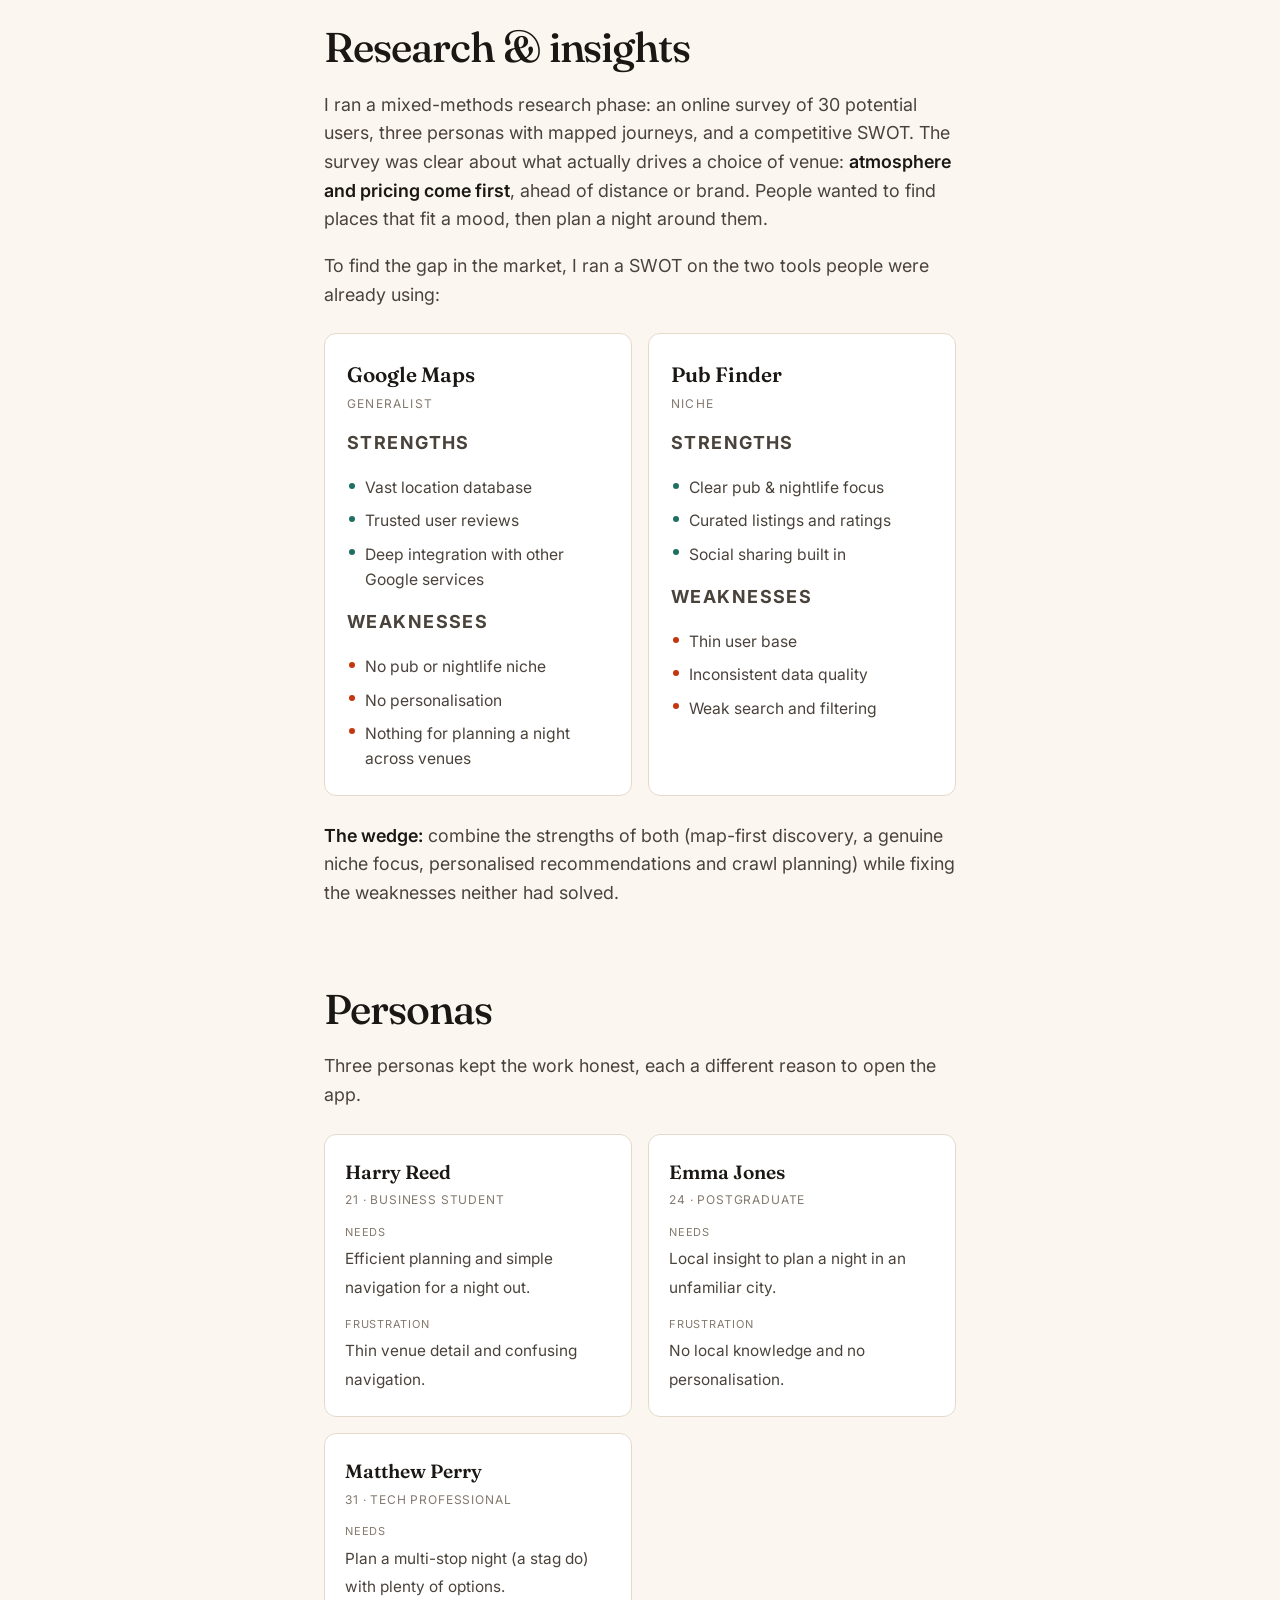
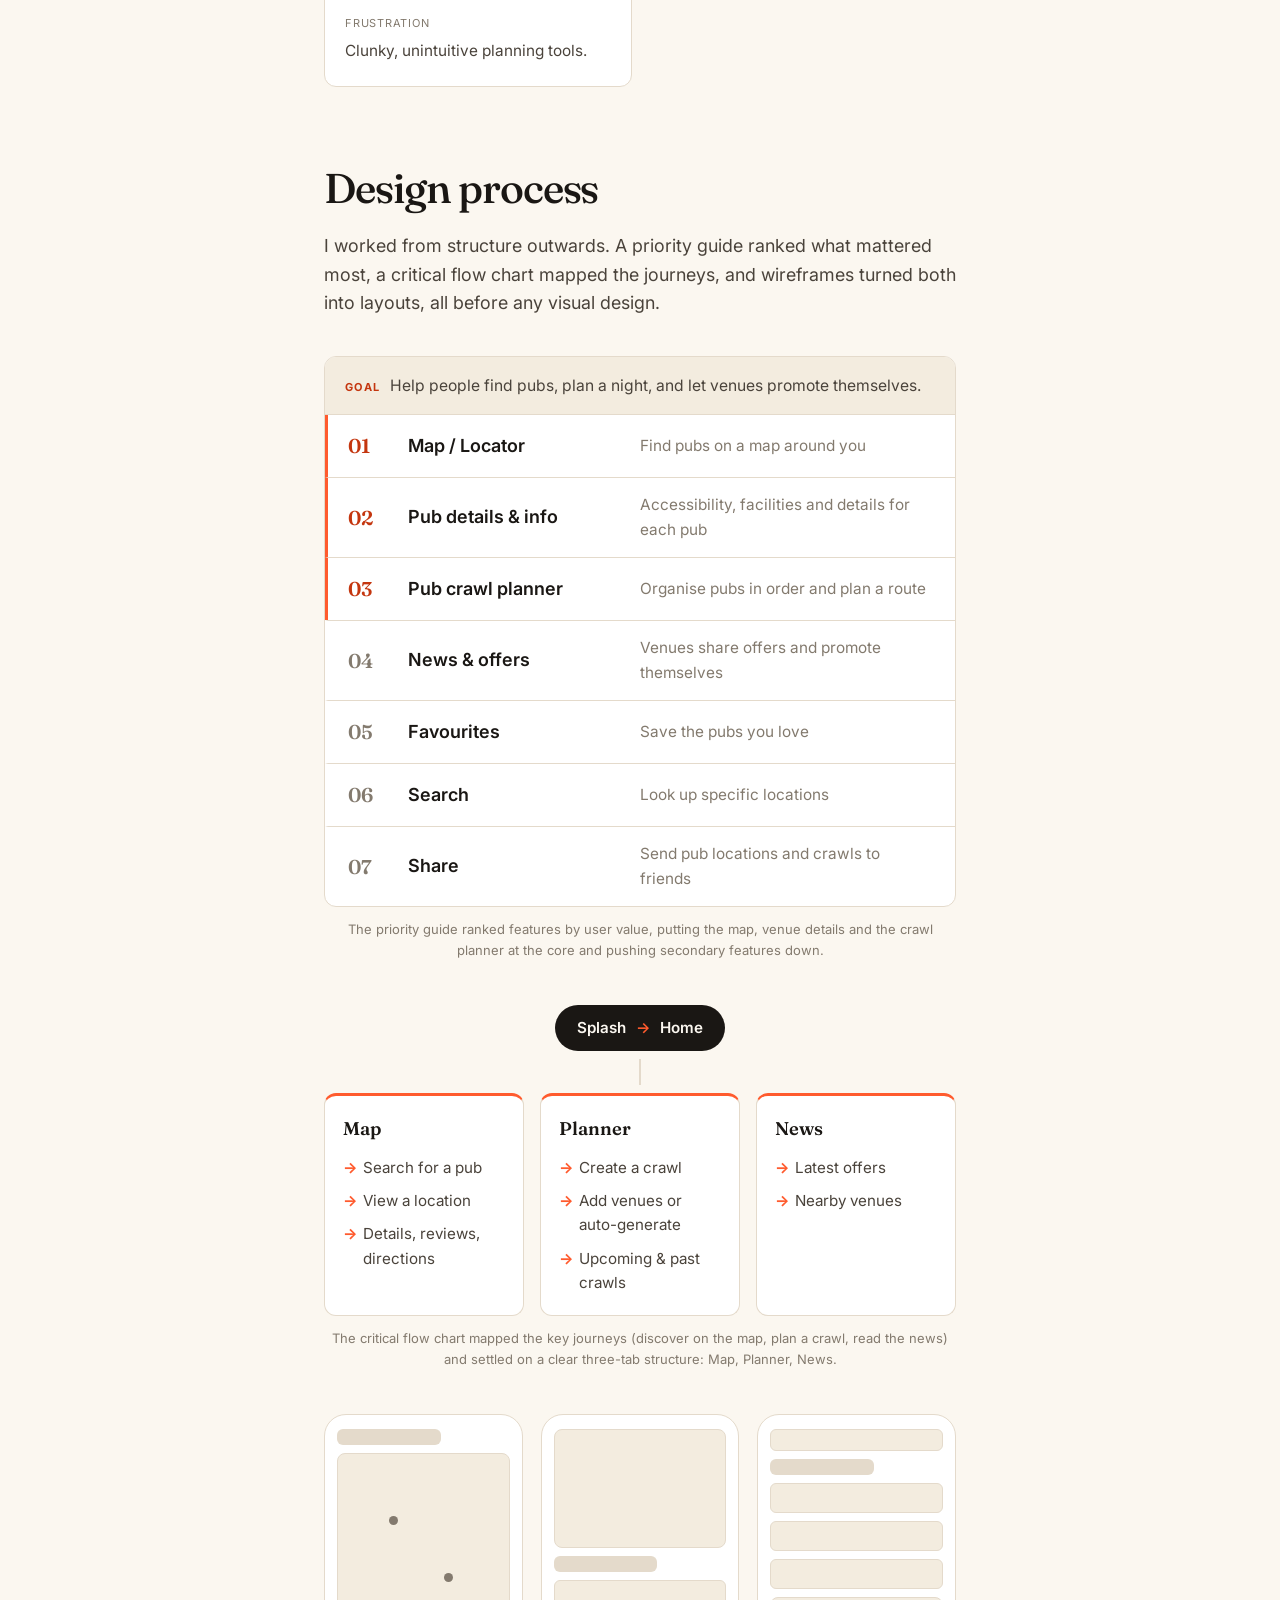
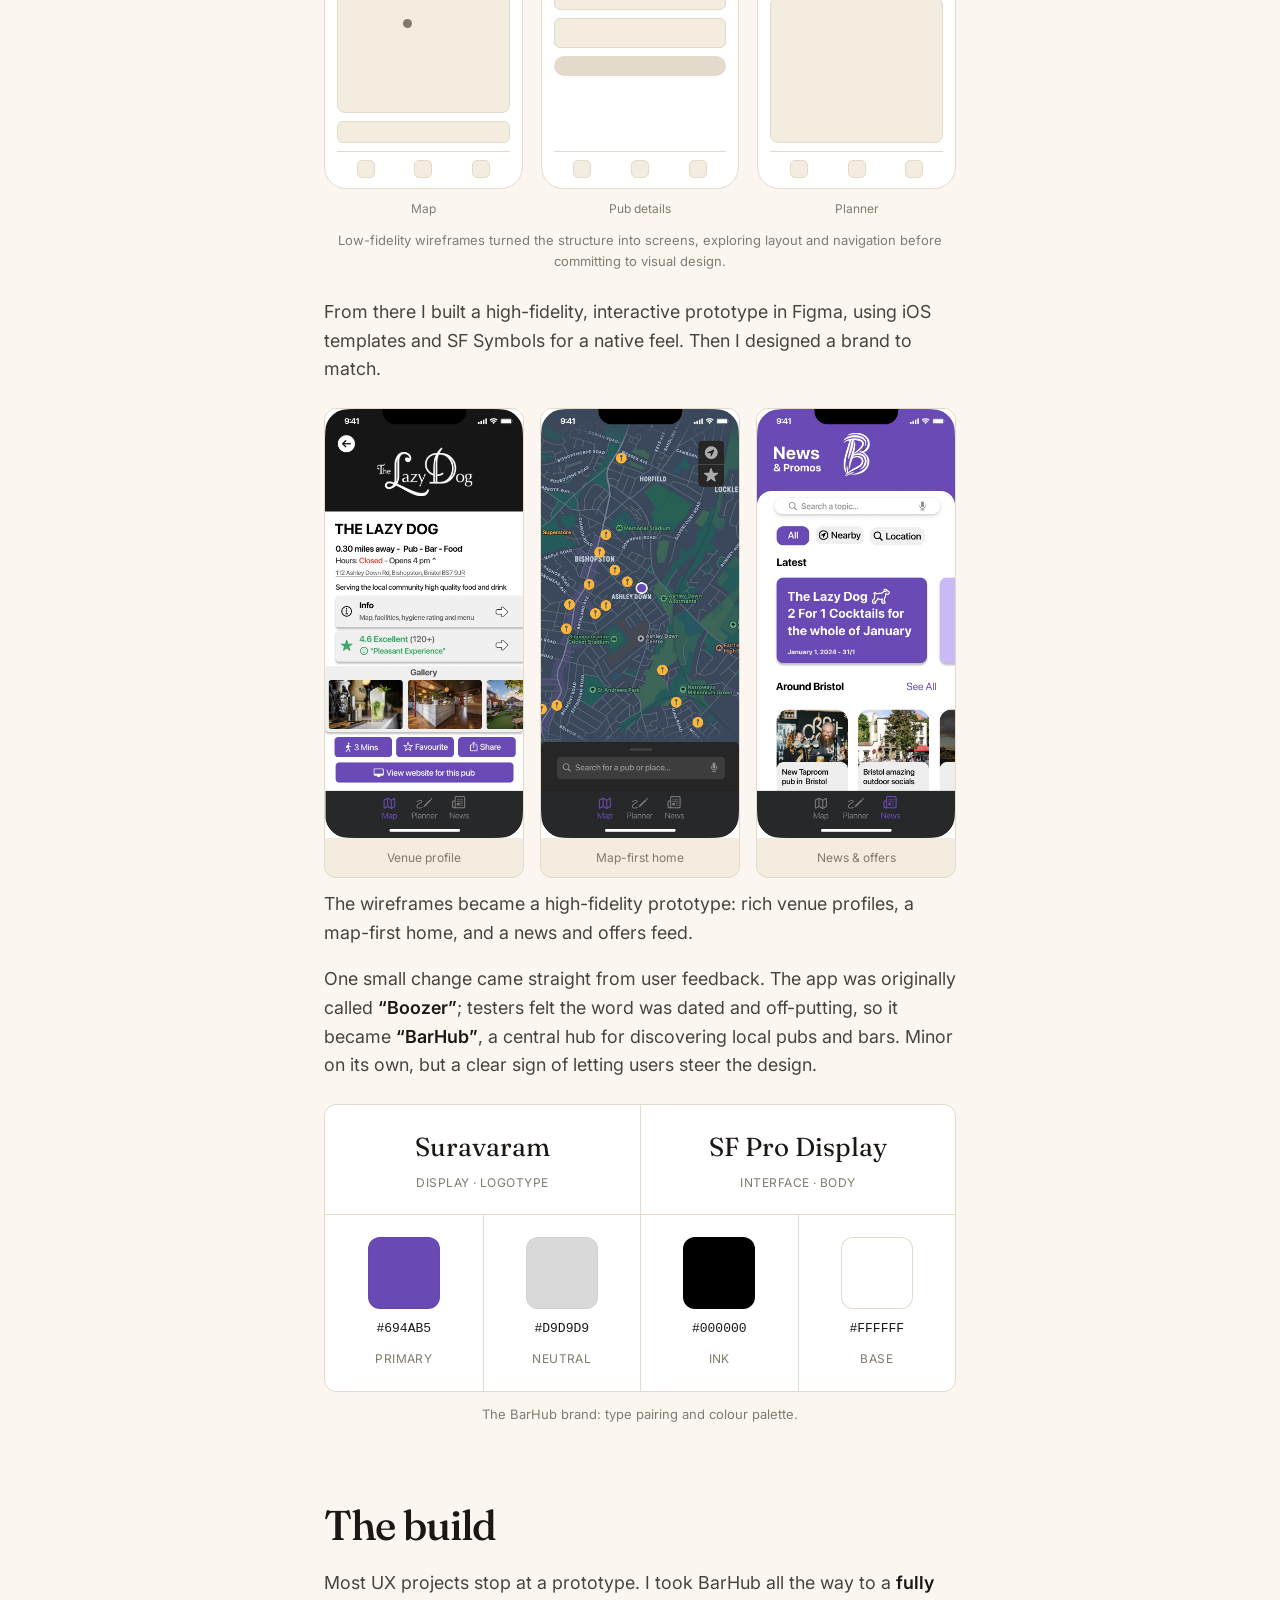
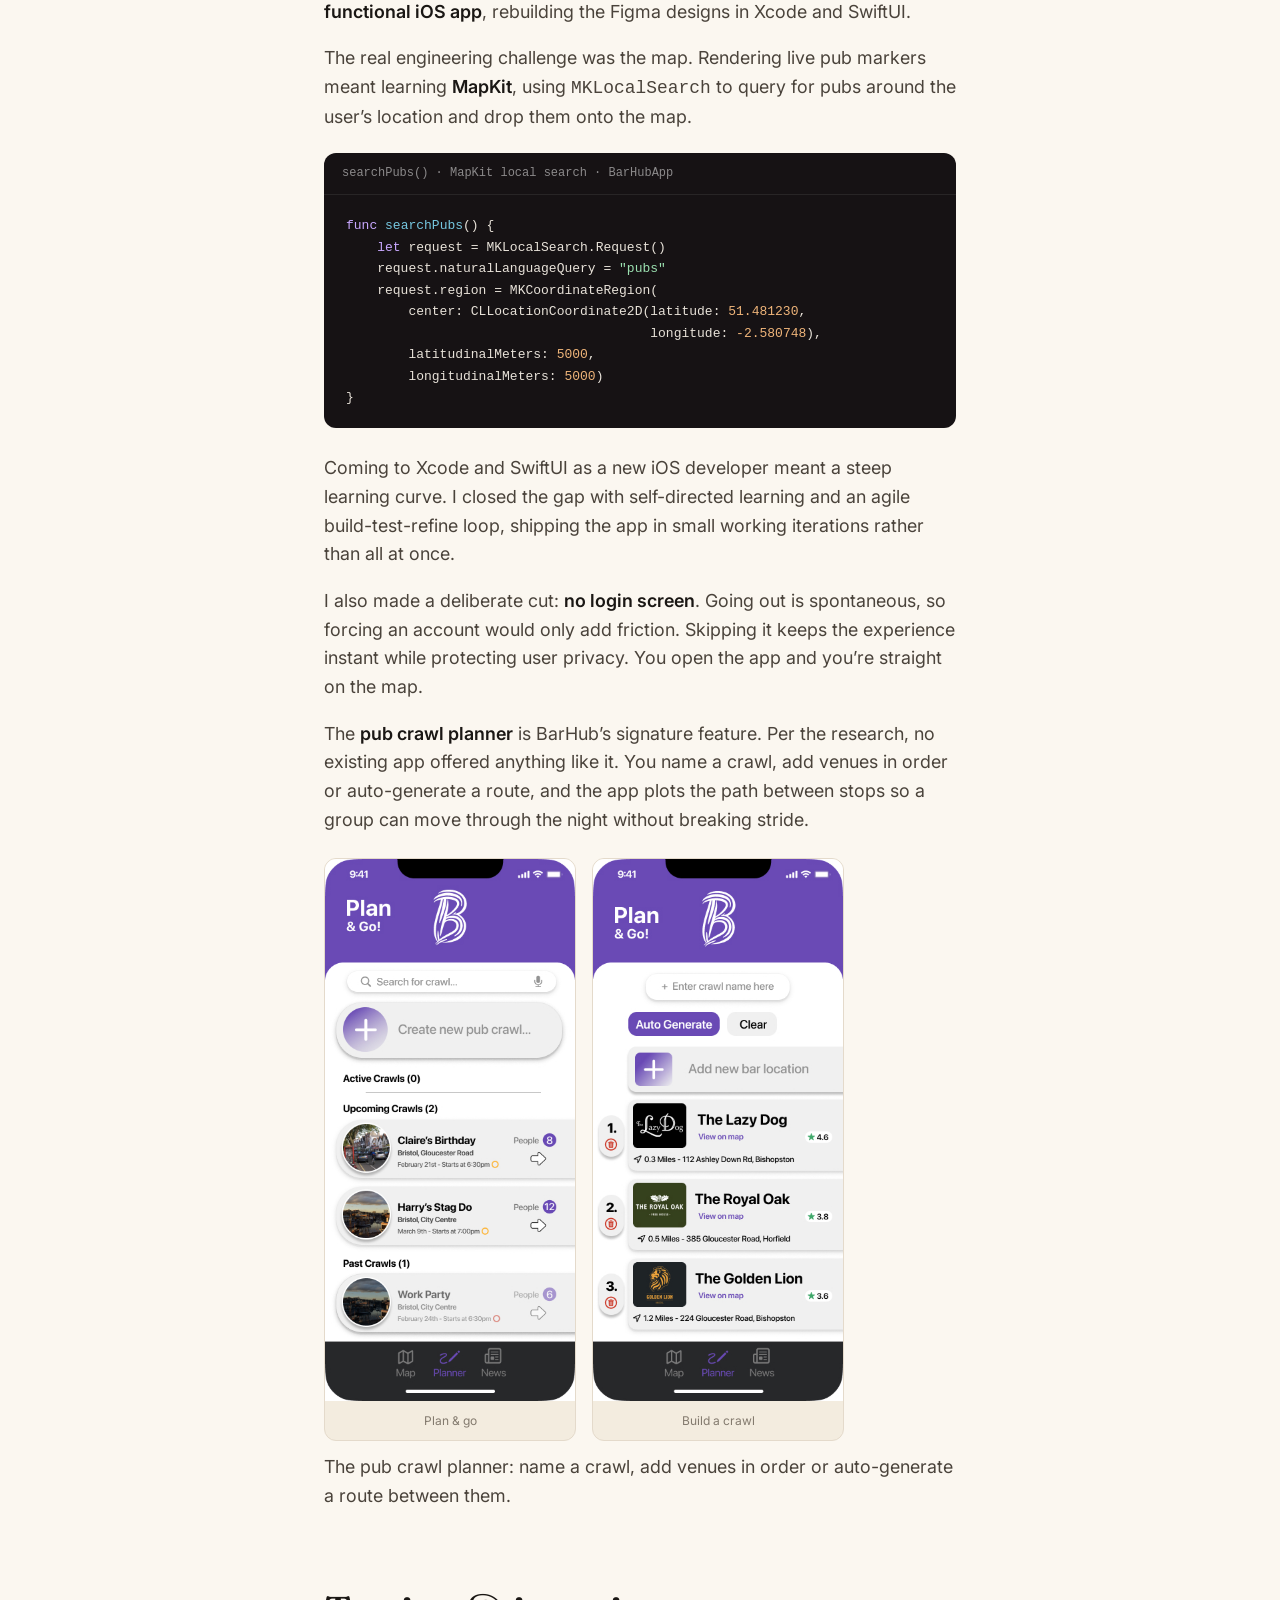
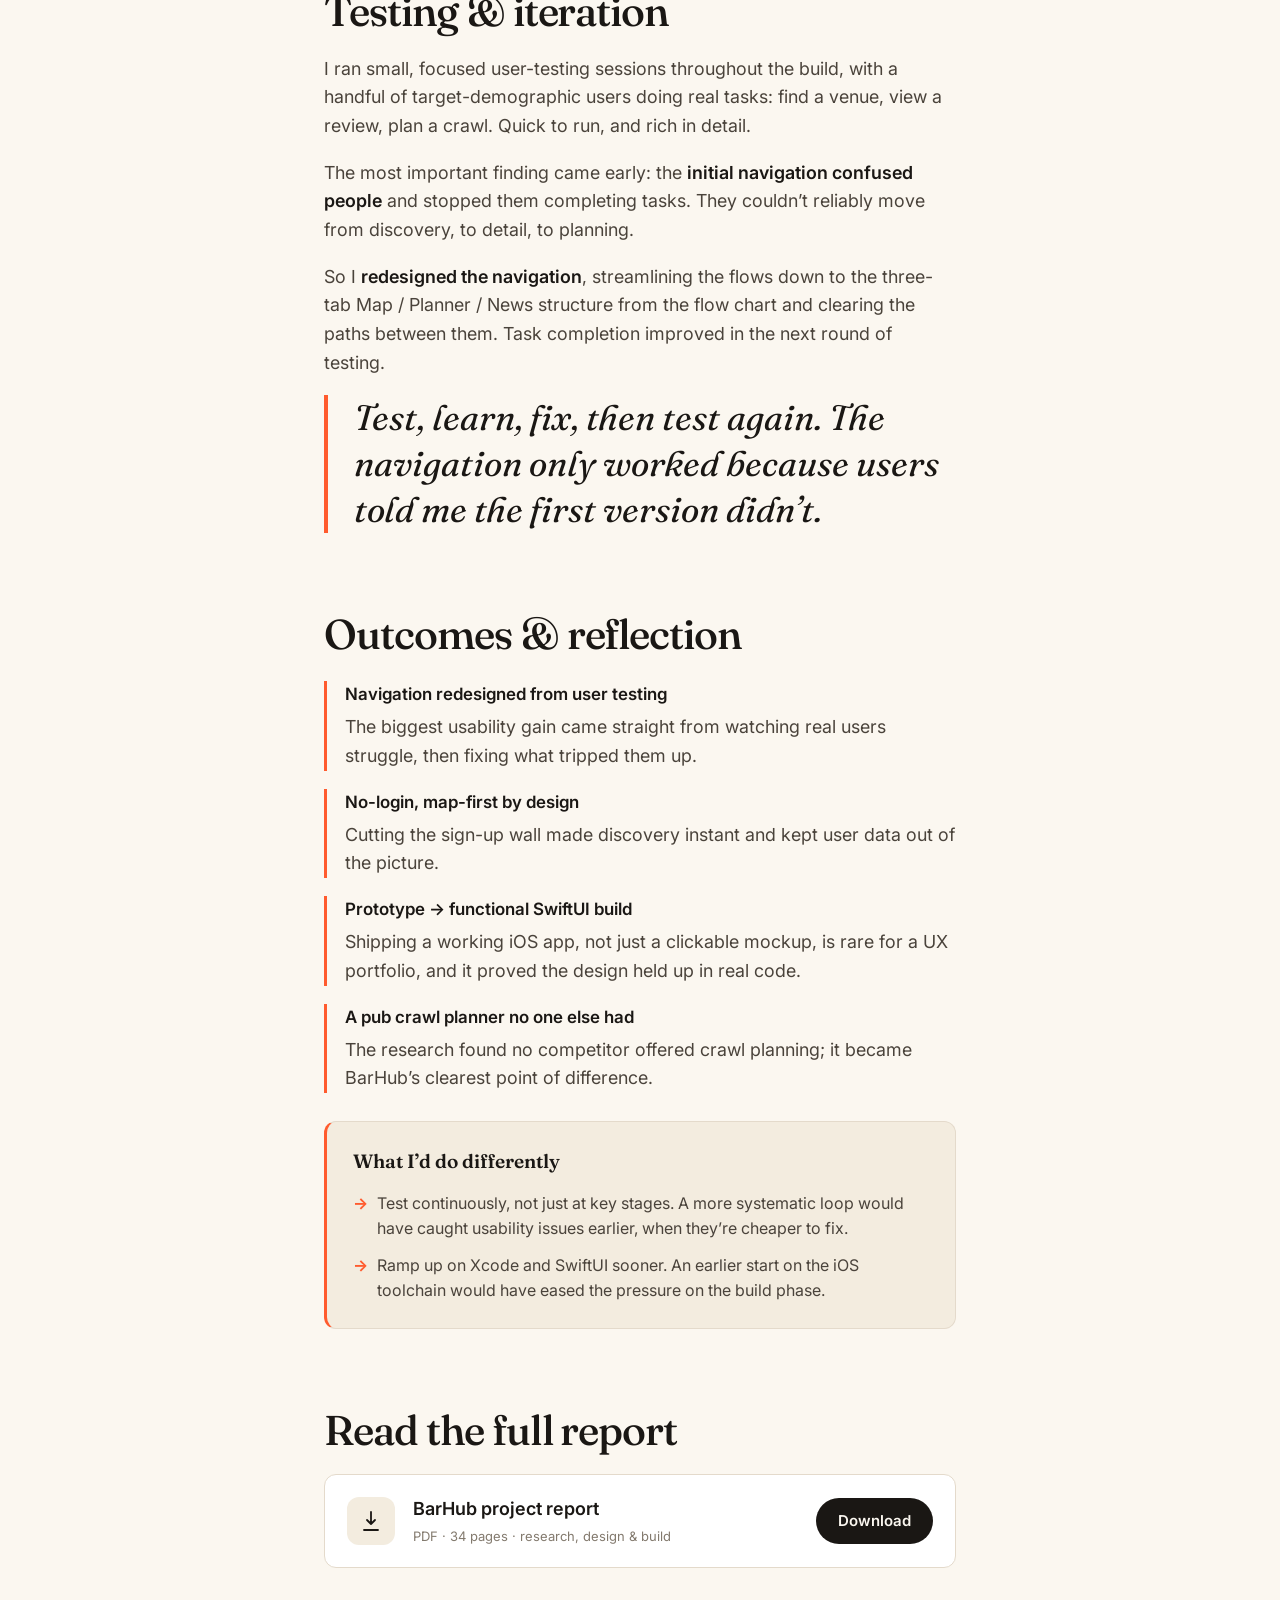
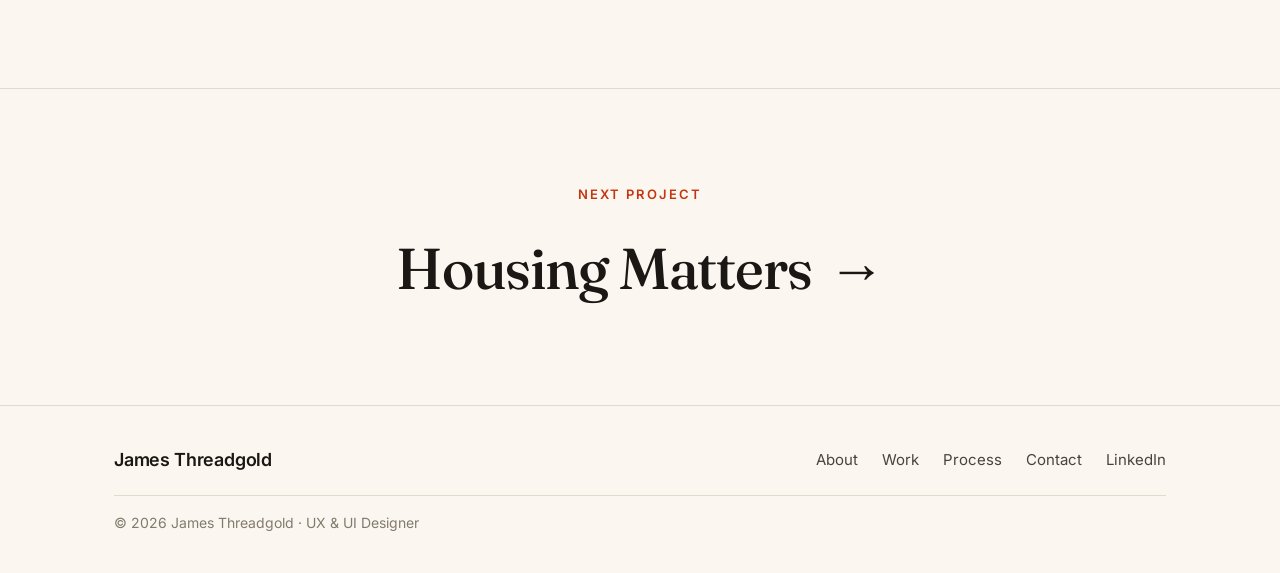
<file: work/bar-hub/index.html>
<!DOCTYPE html>
<html lang="en-GB">
<head>
  <meta charset="UTF-8">
  <meta name="viewport" content="width=device-width, initial-scale=1.0">
  <title>BarHub Case Study | James Threadgold</title>
  <meta name="description" content="A map-first, no-login iOS app connecting people with local pubs through personalised recommendations and an integrated pub crawl planner.">
  <meta name="theme-color" content="#FBF7F0">
  <link rel="icon" href="/favicon.svg" type="image/svg+xml">
  <link rel="icon" href="/favicon-32.png" sizes="32x32" type="image/png">
  <link rel="apple-touch-icon" href="/apple-touch-icon.png">
  <link rel="manifest" href="/site.webmanifest">

  <link rel="canonical" href="https://jamesthreadgold.co.uk/work/bar-hub/">
  <meta property="og:site_name" content="James Threadgold">
  <meta property="og:type" content="article">
  <meta property="og:url" content="https://jamesthreadgold.co.uk/work/bar-hub/">
  <meta property="og:title" content="BarHub Case Study | James Threadgold">
  <meta property="og:description" content="A map-first, no-login iOS app connecting people with local pubs through personalised recommendations and an integrated pub crawl planner.">
  <meta property="og:image" content="https://jamesthreadgold.co.uk/assets/og/og-bar-hub.png">
  <meta property="og:image:width" content="1200">
  <meta property="og:image:height" content="630">
  <meta property="og:image:alt" content="BarHub: case study by James Threadgold">
  <meta name="twitter:card" content="summary_large_image">
  <meta name="twitter:title" content="BarHub Case Study | James Threadgold">
  <meta name="twitter:description" content="A map-first, no-login iOS app connecting people with local pubs through personalised recommendations and an integrated pub crawl planner.">
  <meta name="twitter:image" content="https://jamesthreadgold.co.uk/assets/og/og-bar-hub.png">

  <link rel="preconnect" href="https://fonts.googleapis.com">
  <link rel="preconnect" href="https://fonts.gstatic.com" crossorigin>
  <link href="https://fonts.googleapis.com/css2?family=Fraunces:ital,opsz,wght@0,9..144,400;0,9..144,500;0,9..144,600;1,9..144,400;1,9..144,500&family=Inter:wght@400;500;600;700&display=swap" rel="stylesheet">
  <link rel="stylesheet" href="/css/styles.css?v=20261014">

  <!-- Structured data -->
  <script type="application/ld+json">
  {
    "@context": "https://schema.org",
    "@graph": [
      {
        "@type": "BreadcrumbList",
        "itemListElement": [
          { "@type": "ListItem", "position": 1, "name": "Home", "item": "https://jamesthreadgold.co.uk/" },
          { "@type": "ListItem", "position": 2, "name": "Work", "item": "https://jamesthreadgold.co.uk/#work" },
          { "@type": "ListItem", "position": 3, "name": "BarHub", "item": "https://jamesthreadgold.co.uk/work/bar-hub/" }
        ]
      },
      {
        "@type": "CreativeWork",
        "name": "BarHub",
        "headline": "BarHub Case Study",
        "url": "https://jamesthreadgold.co.uk/work/bar-hub/",
        "image": "https://jamesthreadgold.co.uk/assets/og/og-bar-hub.png",
        "description": "A map-first, no-login iOS app connecting people with local pubs through personalised recommendations and an integrated pub crawl planner.",
        "inLanguage": "en-GB",
        "creator": { "@type": "Person", "name": "James Threadgold", "url": "https://jamesthreadgold.co.uk/" }
      }
    ]
  }
  </script>
</head>
<body>
  <div class="cursor" id="cursor" aria-hidden="true"></div>
  <div class="progress" id="progress" aria-hidden="true"></div>
  <a href="#main" class="skip">Skip to content</a>

  <header class="header" id="header">
    <div class="wrap nav">
      <a href="/#hero" class="brand" data-magnetic>
        <span class="brand-name">James&nbsp;Threadgold</span>
      </a>
      <nav class="nav-links" id="navLinks" aria-label="Primary">
        <a href="/#about">About</a>
        <a href="/#work">Work</a>
        <a href="/#process">Process</a>
        <a href="/contact/" class="nav-cta" data-magnetic>Let's talk</a>
      </nav>
      <button class="menu-toggle" id="menuToggle" aria-label="Menu" aria-expanded="false">
        <span></span><span></span>
      </button>
    </div>
  </header>

  <main id="main">
    <section class="cs-hero">
      <div class="wrap">
        <a href="/#work" class="cs-back"><span class="arrow">←</span> All work</a>
        <span class="eyebrow">UX/UI · iOS · User research</span>
        <h1 class="cs-title">BarHub</h1>
        <p class="cs-tagline">An app connecting people with local pubs through personalised recommendations and pub crawl planning.</p>

        <dl class="cs-meta reveal">
          <div><dt>Role</dt><dd>UX/UI Designer, Mobile Developer, User Research</dd></div>
          <div><dt>Type</dt><dd>iOS mobile application</dd></div>
          <div><dt>Timeline</dt><dd>6 months · Oct 2023 to Apr 2024</dd></div>
          <div><dt>Built with</dt><dd>Figma, Xcode, SwiftUI</dd></div>
        </dl>

        <div class="cs-cover cs-cover--fill reveal"><img src="/assets/work/bh-cover-v3.jpg" srcset="/assets/work/bh-cover-v3-sm.jpg 1040w, /assets/work/bh-cover-v3.jpg 2000w" sizes="(max-width: 1180px) 100vw, 1052px" alt="BarHub iOS app: venue profile, pub crawl planner and map screens" decoding="async"></div>
      </div>
    </section>

    <section class="cs-body">
      <div class="wrap cs-prose">
        <div class="cs-block reveal">
          <h2>The problem</h2>
          <p>Local pubs and bars face intense pressure from larger national chains with greater marketing budgets and brand recognition. Smaller establishments struggle to reach new customers, often relying on word-of-mouth while potential visitors default to familiar or well-advertised venues.</p>
          <p>For people going out, discovery was just as broken: it was <strong>frustratingly fragmented</strong>, relying on generic tools like Google Maps that lack any niche focus, personalised recommendations, or the social, planning dimension central to going out in groups.</p>
        </div>

        <div class="cs-block reveal">
          <h2>Research &amp; insights</h2>
          <p>I ran a mixed-methods research phase: an online survey of 30 potential users, three personas with mapped journeys, and a competitive SWOT. The survey was clear about what actually drives a choice of venue: <strong>atmosphere and pricing come first</strong>, ahead of distance or brand. People wanted to find places that fit a mood, then plan a night around them.</p>
          <p>To find the gap in the market, I ran a SWOT on the two tools people were already using:</p>
          <div class="cs-compare">
            <div class="cs-compare__card">
              <span class="cs-compare__name">Google Maps</span>
              <span class="cs-compare__tag">Generalist</span>
              <p class="cs-compare__h cs-compare__h--str">Strengths</p>
              <ul class="cs-compare__list--str">
                <li>Vast location database</li>
                <li>Trusted user reviews</li>
                <li>Deep integration with other Google services</li>
              </ul>
              <p class="cs-compare__h cs-compare__h--weak">Weaknesses</p>
              <ul class="cs-compare__list--weak">
                <li>No pub or nightlife niche</li>
                <li>No personalisation</li>
                <li>Nothing for planning a night across venues</li>
              </ul>
            </div>
            <div class="cs-compare__card">
              <span class="cs-compare__name">Pub Finder</span>
              <span class="cs-compare__tag">Niche</span>
              <p class="cs-compare__h cs-compare__h--str">Strengths</p>
              <ul class="cs-compare__list--str">
                <li>Clear pub &amp; nightlife focus</li>
                <li>Curated listings and ratings</li>
                <li>Social sharing built in</li>
              </ul>
              <p class="cs-compare__h cs-compare__h--weak">Weaknesses</p>
              <ul class="cs-compare__list--weak">
                <li>Thin user base</li>
                <li>Inconsistent data quality</li>
                <li>Weak search and filtering</li>
              </ul>
            </div>
          </div>
          <p class="cs-gap"><strong>The wedge:</strong> combine the strengths of both (map-first discovery, a genuine niche focus, personalised recommendations and crawl planning) while fixing the weaknesses neither had solved.</p>
        </div>

        <div class="cs-block reveal">
          <h2>Personas</h2>
          <p>Three personas kept the work honest, each a different reason to open the app.</p>
          <div class="cs-personas">
            <div class="cs-persona">
              <div><span class="cs-persona__name">Harry Reed</span><span class="cs-persona__role">21 · Business student</span></div>
              <div><span class="cs-persona__label">Needs</span><span class="cs-persona__val">Efficient planning and simple navigation for a night out.</span></div>
              <div><span class="cs-persona__label">Frustration</span><span class="cs-persona__val">Thin venue detail and confusing navigation.</span></div>
            </div>
            <div class="cs-persona">
              <div><span class="cs-persona__name">Emma Jones</span><span class="cs-persona__role">24 · Postgraduate</span></div>
              <div><span class="cs-persona__label">Needs</span><span class="cs-persona__val">Local insight to plan a night in an unfamiliar city.</span></div>
              <div><span class="cs-persona__label">Frustration</span><span class="cs-persona__val">No local knowledge and no personalisation.</span></div>
            </div>
            <div class="cs-persona">
              <div><span class="cs-persona__name">Matthew Perry</span><span class="cs-persona__role">31 · Tech professional</span></div>
              <div><span class="cs-persona__label">Needs</span><span class="cs-persona__val">Plan a multi-stop night (a stag do) with plenty of options.</span></div>
              <div><span class="cs-persona__label">Frustration</span><span class="cs-persona__val">Clunky, unintuitive planning tools.</span></div>
            </div>
          </div>
        </div>

        <div class="cs-block reveal">
          <h2>Design process</h2>
          <p>I worked from structure outwards. A priority guide ranked what mattered most, a critical flow chart mapped the journeys, and wireframes turned both into layouts, all before any visual design.</p>
          <div class="cs-process">
            <figure class="cs-stage">
              <div class="cs-priority" aria-label="Priority guide ranking app features by user value">
                <div class="cs-priority__head"><span class="cs-priority__goal">Goal</span> Help people find pubs, plan a night, and let venues promote themselves.</div>
                <ol class="cs-priority__list">
                  <li class="cs-priority__row cs-priority__row--core"><span class="cs-priority__rank">01</span><span class="cs-priority__name">Map / Locator</span><span class="cs-priority__intent">Find pubs on a map around you</span></li>
                  <li class="cs-priority__row cs-priority__row--core"><span class="cs-priority__rank">02</span><span class="cs-priority__name">Pub details &amp; info</span><span class="cs-priority__intent">Accessibility, facilities and details for each pub</span></li>
                  <li class="cs-priority__row cs-priority__row--core"><span class="cs-priority__rank">03</span><span class="cs-priority__name">Pub crawl planner</span><span class="cs-priority__intent">Organise pubs in order and plan a route</span></li>
                  <li class="cs-priority__row"><span class="cs-priority__rank">04</span><span class="cs-priority__name">News &amp; offers</span><span class="cs-priority__intent">Venues share offers and promote themselves</span></li>
                  <li class="cs-priority__row"><span class="cs-priority__rank">05</span><span class="cs-priority__name">Favourites</span><span class="cs-priority__intent">Save the pubs you love</span></li>
                  <li class="cs-priority__row"><span class="cs-priority__rank">06</span><span class="cs-priority__name">Search</span><span class="cs-priority__intent">Look up specific locations</span></li>
                  <li class="cs-priority__row"><span class="cs-priority__rank">07</span><span class="cs-priority__name">Share</span><span class="cs-priority__intent">Send pub locations and crawls to friends</span></li>
                </ol>
              </div>
              <figcaption class="cs-figcaption">The priority guide ranked features by user value, putting the map, venue details and the crawl planner at the core and pushing secondary features down.</figcaption>
            </figure>
            <figure class="cs-stage">
              <div class="cs-flow" aria-label="Critical flow chart: a three-tab structure of Map, Planner and News">
                <div class="cs-flow__top"><span class="cs-flow__entry">Splash <span>→</span> Home</span></div>
                <div class="cs-flow__conn"></div>
                <div class="cs-flow__tabs">
                  <div class="cs-flow__tab">
                    <h4>Map</h4>
                    <ul><li>Search for a pub</li><li>View a location</li><li>Details, reviews, directions</li></ul>
                  </div>
                  <div class="cs-flow__tab">
                    <h4>Planner</h4>
                    <ul><li>Create a crawl</li><li>Add venues or auto-generate</li><li>Upcoming &amp; past crawls</li></ul>
                  </div>
                  <div class="cs-flow__tab">
                    <h4>News</h4>
                    <ul><li>Latest offers</li><li>Nearby venues</li></ul>
                  </div>
                </div>
              </div>
              <figcaption class="cs-figcaption">The critical flow chart mapped the key journeys (discover on the map, plan a crawl, read the news) and settled on a clear three-tab structure: Map, Planner, News.</figcaption>
            </figure>
            <figure class="cs-stage">
              <div class="cs-wire" aria-label="Low-fidelity wireframes for the map, pub details and planner screens">
                <figure>
                  <div class="cs-wire__phone">
                    <div class="cs-wire__bar cs-wire__bar--title"></div>
                    <div class="cs-wire__map">
                      <span class="cs-wire__pin" style="top:24%;left:30%;"></span>
                      <span class="cs-wire__pin" style="top:46%;left:62%;"></span>
                      <span class="cs-wire__pin" style="top:64%;left:38%;"></span>
                    </div>
                    <div class="cs-wire__bar"></div>
                    <div class="cs-wire__tabs"><span></span><span></span><span></span></div>
                  </div>
                  <figcaption>Map</figcaption>
                </figure>
                <figure>
                  <div class="cs-wire__phone">
                    <div class="cs-wire__block" style="height:34%;"></div>
                    <div class="cs-wire__bar cs-wire__bar--title"></div>
                    <div class="cs-wire__row"></div>
                    <div class="cs-wire__row"></div>
                    <div class="cs-wire__btn"></div>
                    <div class="cs-wire__tabs"><span></span><span></span><span></span></div>
                  </div>
                  <figcaption>Pub details</figcaption>
                </figure>
                <figure>
                  <div class="cs-wire__phone">
                    <div class="cs-wire__bar"></div>
                    <div class="cs-wire__bar cs-wire__bar--title"></div>
                    <div class="cs-wire__row"></div>
                    <div class="cs-wire__row"></div>
                    <div class="cs-wire__row"></div>
                    <div class="cs-wire__block cs-wire__block--grow"></div>
                    <div class="cs-wire__tabs"><span></span><span></span><span></span></div>
                  </div>
                  <figcaption>Planner</figcaption>
                </figure>
              </div>
              <figcaption class="cs-figcaption">Low-fidelity wireframes turned the structure into screens, exploring layout and navigation before committing to visual design.</figcaption>
            </figure>
          </div>
          <p class="cs-gap">From there I built a high-fidelity, interactive prototype in Figma, using iOS templates and SF Symbols for a native feel. Then I designed a brand to match.</p>
          <div class="cs-screens">
            <figure class="cs-screen"><img src="/assets/work/bh-pub-details.jpg" alt="BarHub venue profile for The Lazy Dog: details, rating, gallery and quick actions" loading="lazy" decoding="async"><figcaption>Venue profile</figcaption></figure>
            <figure class="cs-screen"><img src="/assets/work/bh-map.jpg" alt="BarHub map view with pub markers across Bristol" loading="lazy" decoding="async"><figcaption>Map-first home</figcaption></figure>
            <figure class="cs-screen"><img src="/assets/work/bh-news.jpg" alt="BarHub news and offers feed with promotions from local pubs" loading="lazy" decoding="async"><figcaption>News &amp; offers</figcaption></figure>
          </div>
          <p class="cs-figcaption" style="text-align:left;">The wireframes became a high-fidelity prototype: rich venue profiles, a map-first home, and a news and offers feed.</p>
          <p>One small change came straight from user feedback. The app was originally called <strong>“Boozer”</strong>; testers felt the word was dated and off-putting, so it became <strong>“BarHub”</strong>, a central hub for discovering local pubs and bars. Minor on its own, but a clear sign of letting users steer the design.</p>
          <figure class="cs-stage" style="margin-top:24px;">
            <div class="brandboard" aria-label="BarHub brand identity: Suravaram and SF Pro Display typefaces with a purple, grey, black and white colour palette">
            <div class="brandboard__type">
              <div class="brandboard__type-item">
                <span class="brandboard__type-name">Suravaram</span>
                <span class="brandboard__type-role">Display · Logotype</span>
              </div>
              <div class="brandboard__type-item">
                <span class="brandboard__type-name">SF Pro Display</span>
                <span class="brandboard__type-role">Interface · Body</span>
              </div>
            </div>
            <ul class="brandboard__palette">
              <li class="brandboard__swatch">
                <span class="brandboard__chip" style="background:#694AB5;"></span>
                <span class="brandboard__hex">#694AB5</span>
                <span class="brandboard__role">Primary</span>
              </li>
              <li class="brandboard__swatch">
                <span class="brandboard__chip" style="background:#D9D9D9;"></span>
                <span class="brandboard__hex">#D9D9D9</span>
                <span class="brandboard__role">Neutral</span>
              </li>
              <li class="brandboard__swatch">
                <span class="brandboard__chip" style="background:#000000;"></span>
                <span class="brandboard__hex">#000000</span>
                <span class="brandboard__role">Ink</span>
              </li>
              <li class="brandboard__swatch">
                <span class="brandboard__chip brandboard__chip--bordered" style="background:#FFFFFF;"></span>
                <span class="brandboard__hex">#FFFFFF</span>
                <span class="brandboard__role">Base</span>
              </li>
            </ul>
            </div>
            <figcaption class="cs-figcaption">The BarHub brand: type pairing and colour palette.</figcaption>
          </figure>
        </div>

        <div class="cs-block reveal">
          <h2>The build</h2>
          <p>Most UX projects stop at a prototype. I took BarHub all the way to a <strong>fully functional iOS app</strong>, rebuilding the Figma designs in Xcode and SwiftUI.</p>
          <p>The real engineering challenge was the map. Rendering live pub markers meant learning <strong>MapKit</strong>, using <code>MKLocalSearch</code> to query for pubs around the user’s location and drop them onto the map.</p>
          <div class="cs-code">
            <div class="cs-code__bar">searchPubs() · MapKit local search · BarHubApp</div>
            <pre><code><span class="kw">func</span> <span class="fn">searchPubs</span>() {
    <span class="kw">let</span> request = MKLocalSearch.Request()
    request.naturalLanguageQuery = <span class="str">"pubs"</span>
    request.region = MKCoordinateRegion(
        center: CLLocationCoordinate2D(latitude: <span class="num">51.481230</span>,
                                       longitude: <span class="num">-2.580748</span>),
        latitudinalMeters: <span class="num">5000</span>,
        longitudinalMeters: <span class="num">5000</span>)
}</code></pre>
          </div>
          <p class="cs-gap">Coming to Xcode and SwiftUI as a new iOS developer meant a steep learning curve. I closed the gap with self-directed learning and an agile build-test-refine loop, shipping the app in small working iterations rather than all at once.</p>
          <p>I also made a deliberate cut: <strong>no login screen</strong>. Going out is spontaneous, so forcing an account would only add friction. Skipping it keeps the experience instant while protecting user privacy. You open the app and you’re straight on the map.</p>
          <p>The <strong>pub crawl planner</strong> is BarHub’s signature feature. Per the research, no existing app offered anything like it. You name a crawl, add venues in order or auto-generate a route, and the app plots the path between stops so a group can move through the night without breaking stride.</p>
          <div class="cs-screens cs-screens--2">
            <figure class="cs-screen"><img src="/assets/work/bh-planner.jpg" alt="BarHub planner showing active, upcoming and past pub crawls" loading="lazy" decoding="async"><figcaption>Plan &amp; go</figcaption></figure>
            <figure class="cs-screen"><img src="/assets/work/bh-new-crawl.jpg" alt="Creating a new BarHub pub crawl with an ordered list of bars and an auto-generate option" loading="lazy" decoding="async"><figcaption>Build a crawl</figcaption></figure>
          </div>
          <p class="cs-figcaption" style="text-align:left;">The pub crawl planner: name a crawl, add venues in order or auto-generate a route between them.</p>
        </div>

        <div class="cs-block reveal">
          <h2>Testing &amp; iteration</h2>
          <p>I ran small, focused user-testing sessions throughout the build, with a handful of target-demographic users doing real tasks: find a venue, view a review, plan a crawl. Quick to run, and rich in detail.</p>
          <p>The most important finding came early: the <strong>initial navigation confused people</strong> and stopped them completing tasks. They couldn’t reliably move from discovery, to detail, to planning.</p>
          <p>So I <strong>redesigned the navigation</strong>, streamlining the flows down to the three-tab Map / Planner / News structure from the flow chart and clearing the paths between them. Task completion improved in the next round of testing.</p>
          <blockquote class="cs-quote">Test, learn, fix, then test again. The navigation only worked because users told me the first version didn’t.</blockquote>
        </div>

        <div class="cs-block reveal">
          <h2>Outcomes &amp; reflection</h2>
          <div class="cs-wins">
            <div class="cs-win">
              <h3>Navigation redesigned from user testing</h3>
              <p>The biggest usability gain came straight from watching real users struggle, then fixing what tripped them up.</p>
            </div>
            <div class="cs-win">
              <h3>No-login, map-first by design</h3>
              <p>Cutting the sign-up wall made discovery instant and kept user data out of the picture.</p>
            </div>
            <div class="cs-win">
              <h3>Prototype → functional SwiftUI build</h3>
              <p>Shipping a working iOS app, not just a clickable mockup, is rare for a UX portfolio, and it proved the design held up in real code.</p>
            </div>
            <div class="cs-win">
              <h3>A pub crawl planner no one else had</h3>
              <p>The research found no competitor offered crawl planning; it became BarHub’s clearest point of difference.</p>
            </div>
          </div>
          <div class="cs-note">
            <h3>What I’d do differently</h3>
            <ul>
              <li>Test continuously, not just at key stages. A more systematic loop would have caught usability issues earlier, when they’re cheaper to fix.</li>
              <li>Ramp up on Xcode and SwiftUI sooner. An earlier start on the iOS toolchain would have eased the pressure on the build phase.</li>
            </ul>
          </div>
        </div>

        <div class="cs-block reveal">
          <h2>Read the full report</h2>
          <a class="cs-download" href="/assets/docs/BarHub_Report.pdf" target="_blank" rel="noopener" download>
            <span class="cs-download__icon" aria-hidden="true">
              <svg width="24" height="24" viewBox="0 0 24 24" fill="none" stroke="currentColor" stroke-width="1.8" stroke-linecap="round" stroke-linejoin="round">
                <path d="M12 3v12m0 0 4-4m-4 4-4-4"></path><path d="M5 21h14"></path>
              </svg>
            </span>
            <span class="cs-download__text">
              <span class="cs-download__title">BarHub project report</span>
              <span class="cs-download__meta">PDF · 34 pages · research, design &amp; build</span>
            </span>
            <span class="cs-download__cta">Download</span>
          </a>
        </div>
      </div>
    </section>

    <section class="cs-next">
      <div class="wrap">
        <span class="eyebrow">Next project</span><br>
        <a href="/work/housing-matters/" data-magnetic>Housing Matters <span class="arrow">→</span></a>
      </div>
    </section>
  </main>

  <footer class="footer">
    <div class="wrap footer-inner">
      <a href="/#hero" class="brand">James&nbsp;Threadgold</a>
      <nav class="footer-links" aria-label="Footer">
        <a href="/#about">About</a>
        <a href="/#work">Work</a>
        <a href="/#process">Process</a>
        <a href="/contact/">Contact</a>
        <a href="https://www.linkedin.com/in/jamesthreadgold" target="_blank" rel="noopener">LinkedIn</a>
      </nav>
      <p class="footer-meta">© <span id="year">2026</span> James Threadgold · UX &amp; UI Designer</p>
    </div>
  </footer>

  <script src="/js/main.js"></script>
</body>
</html>
</file>
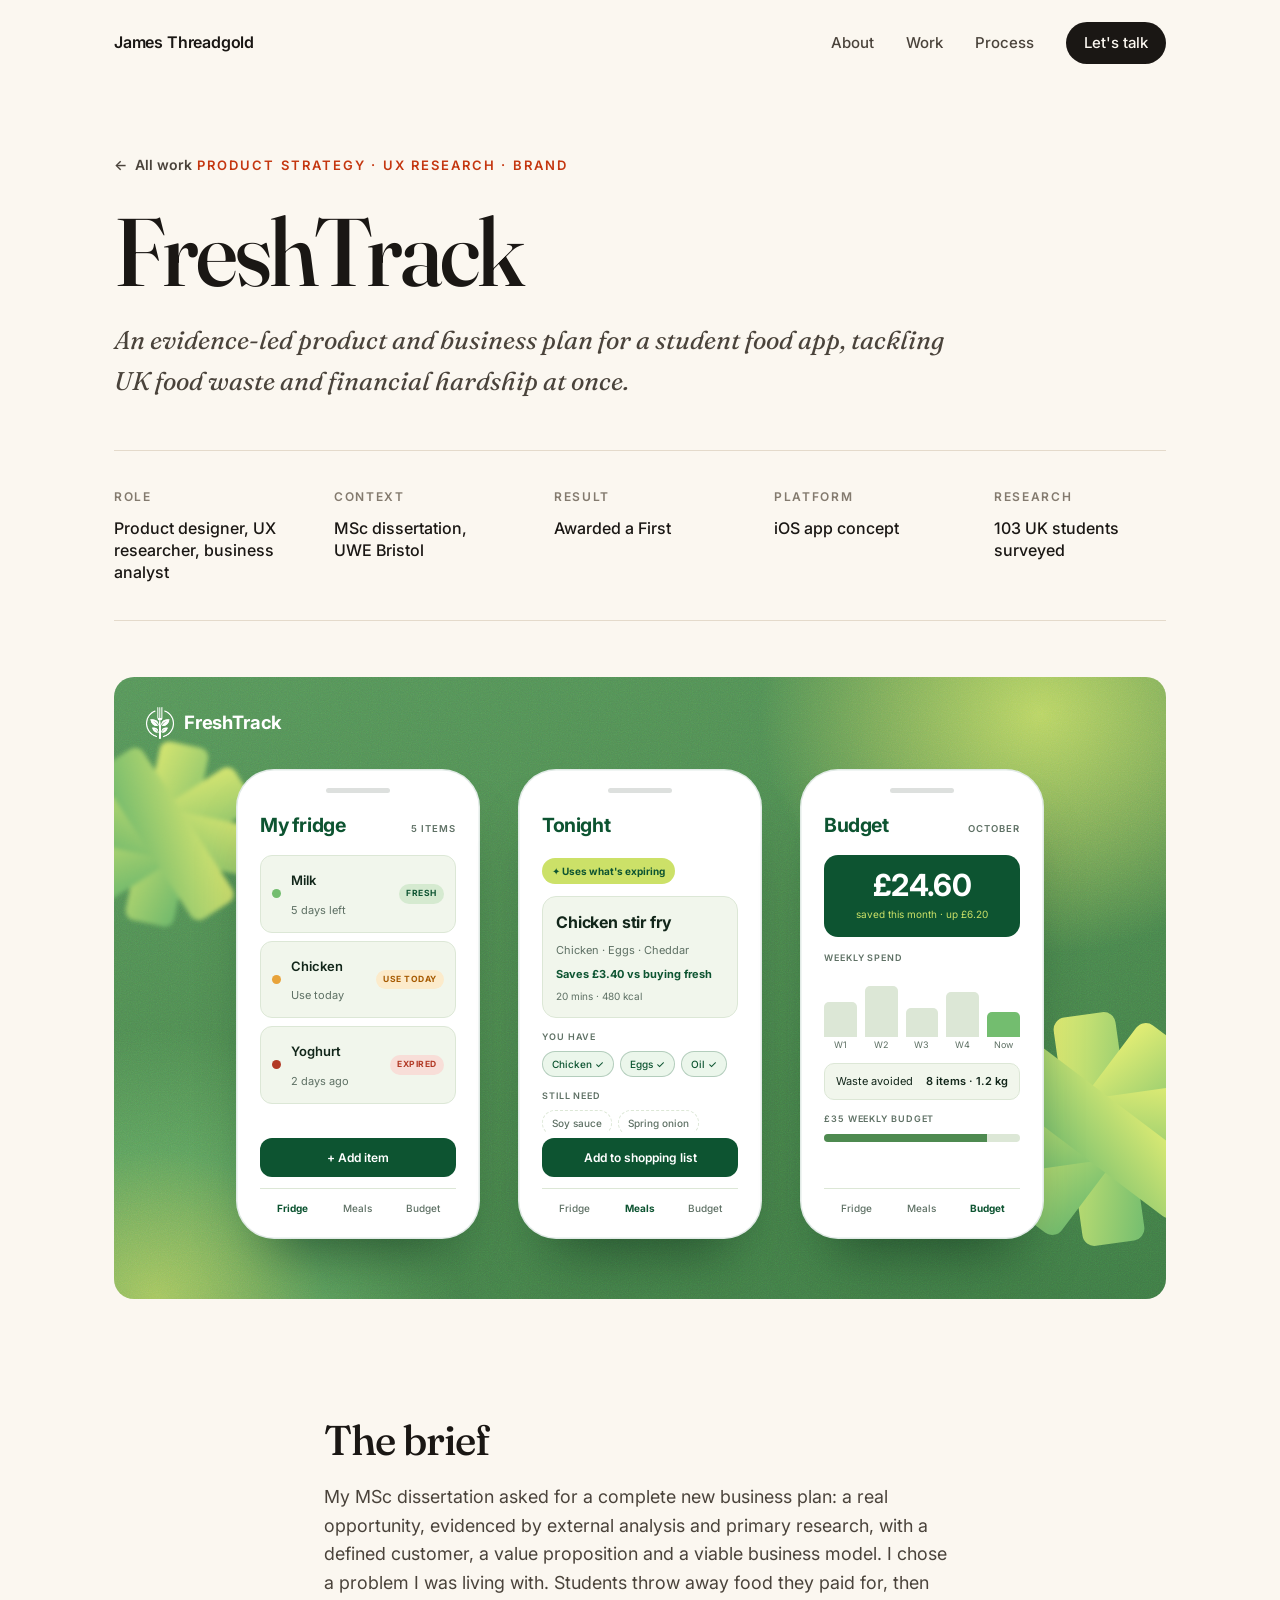
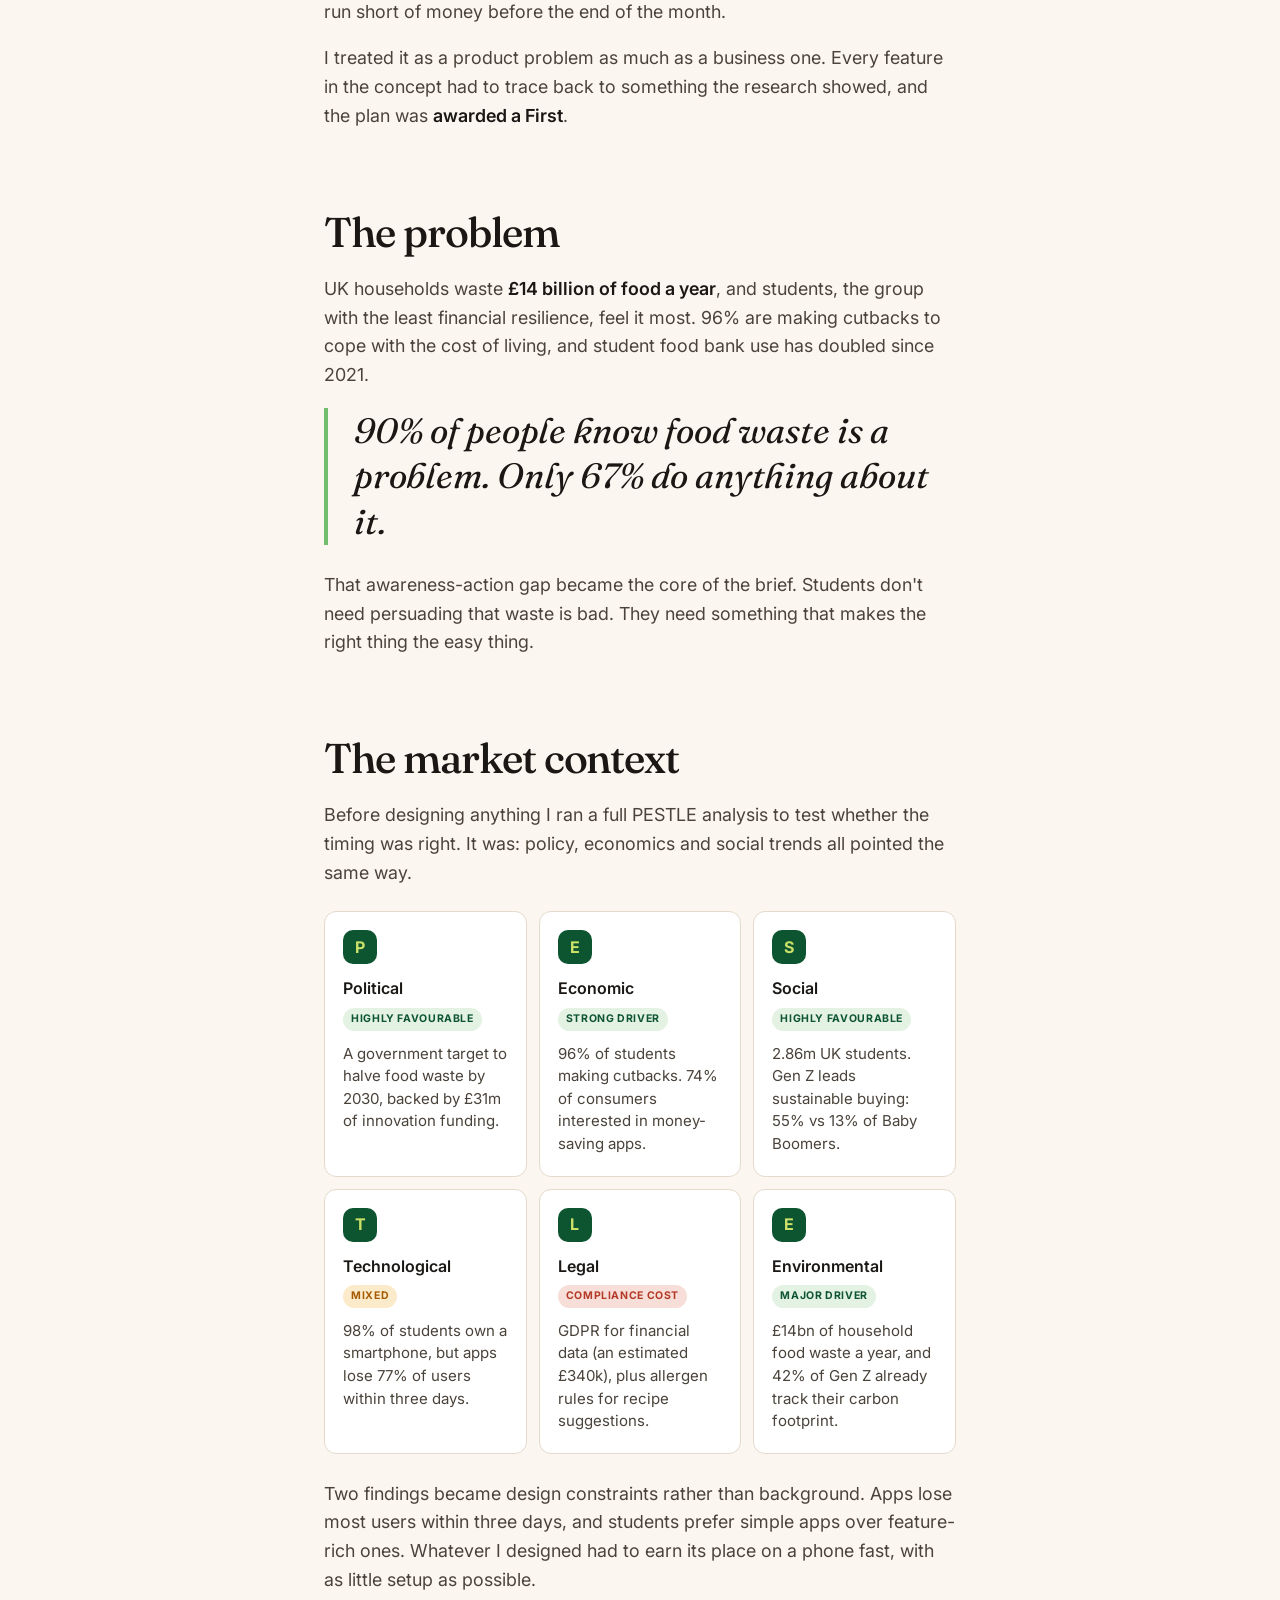
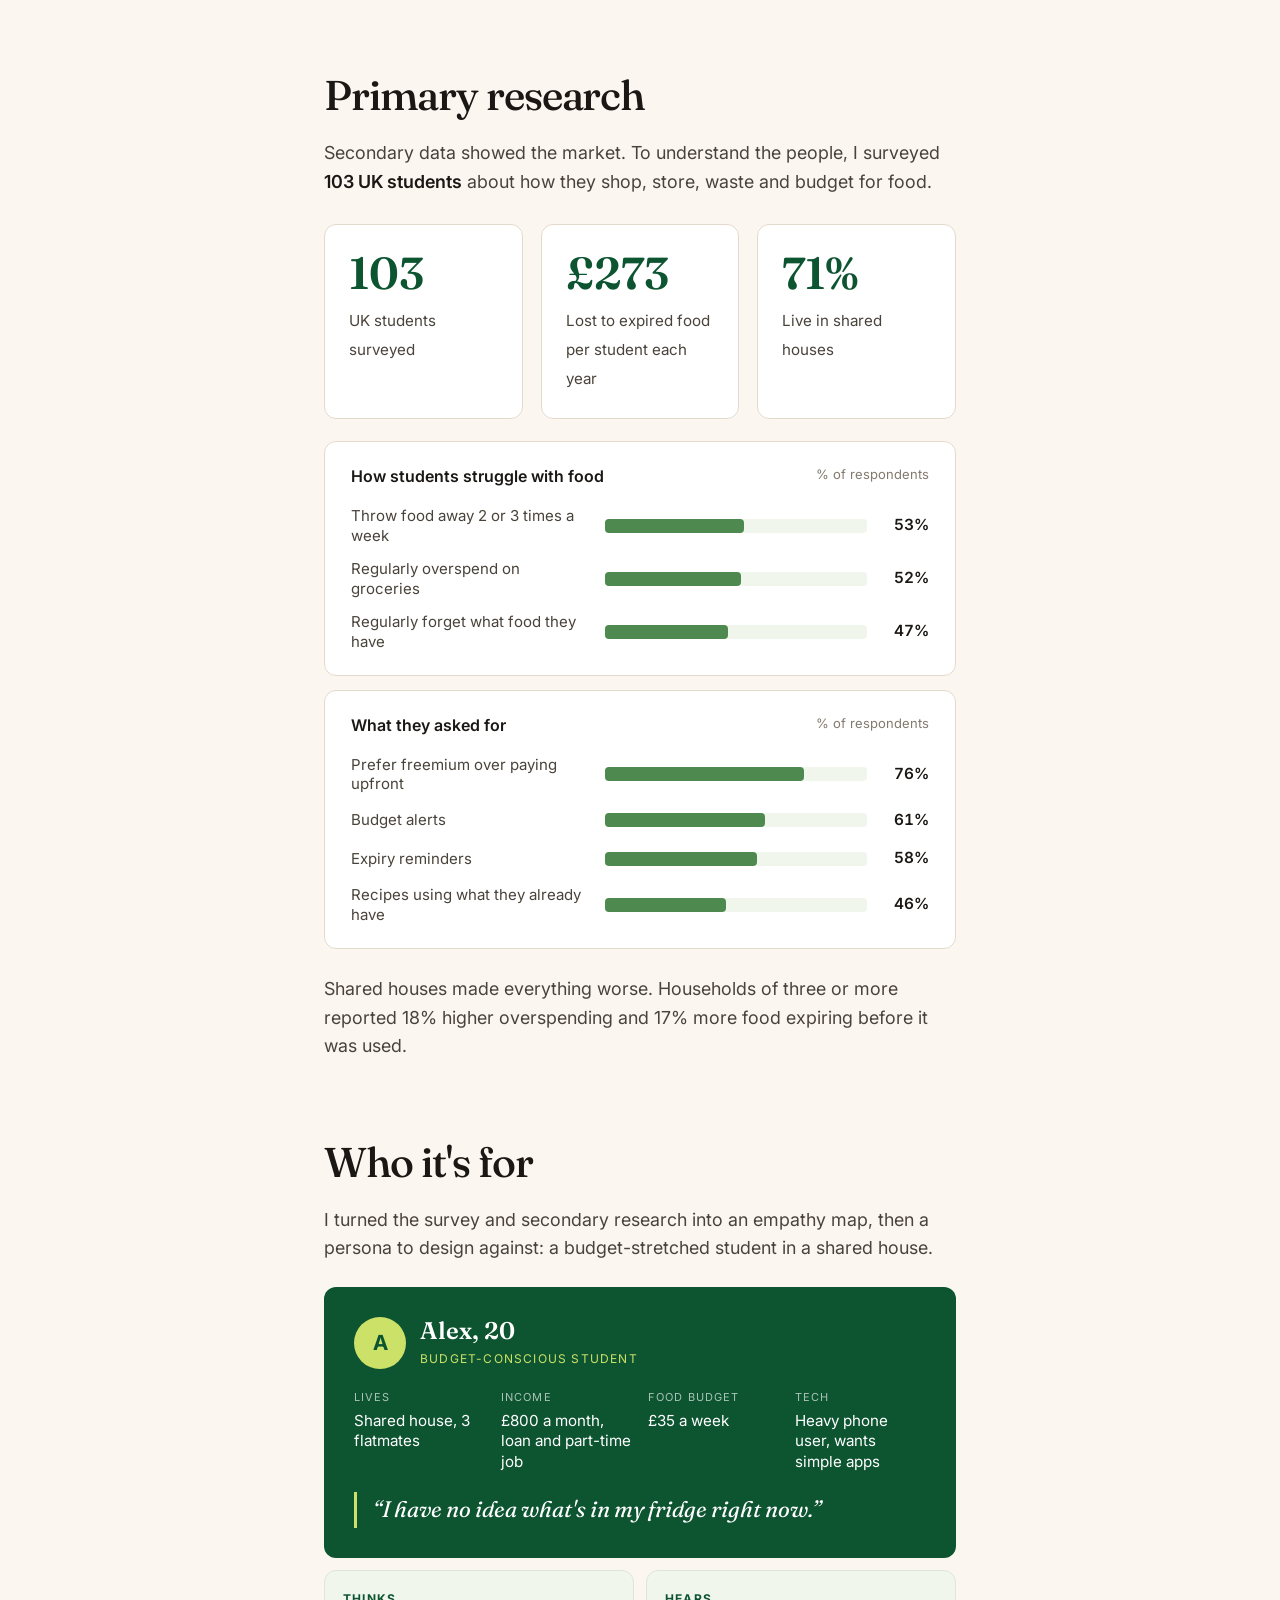
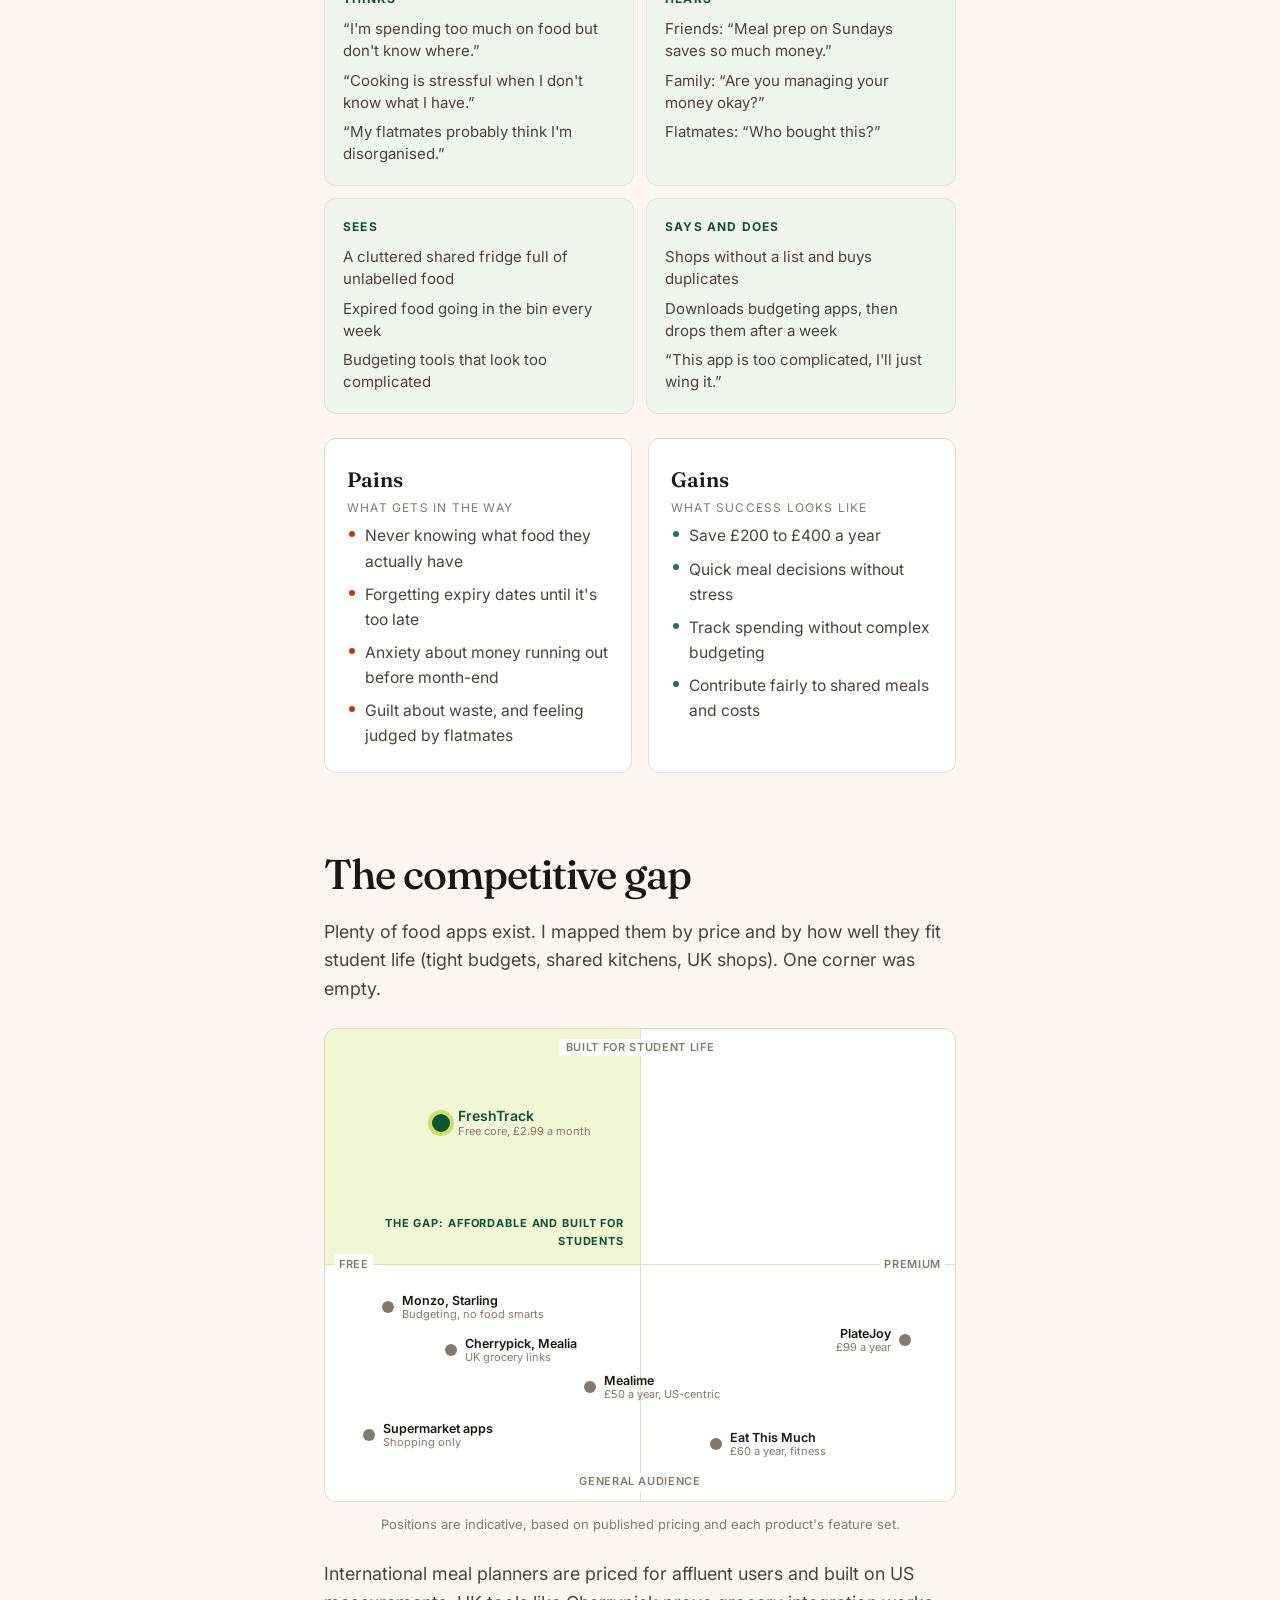
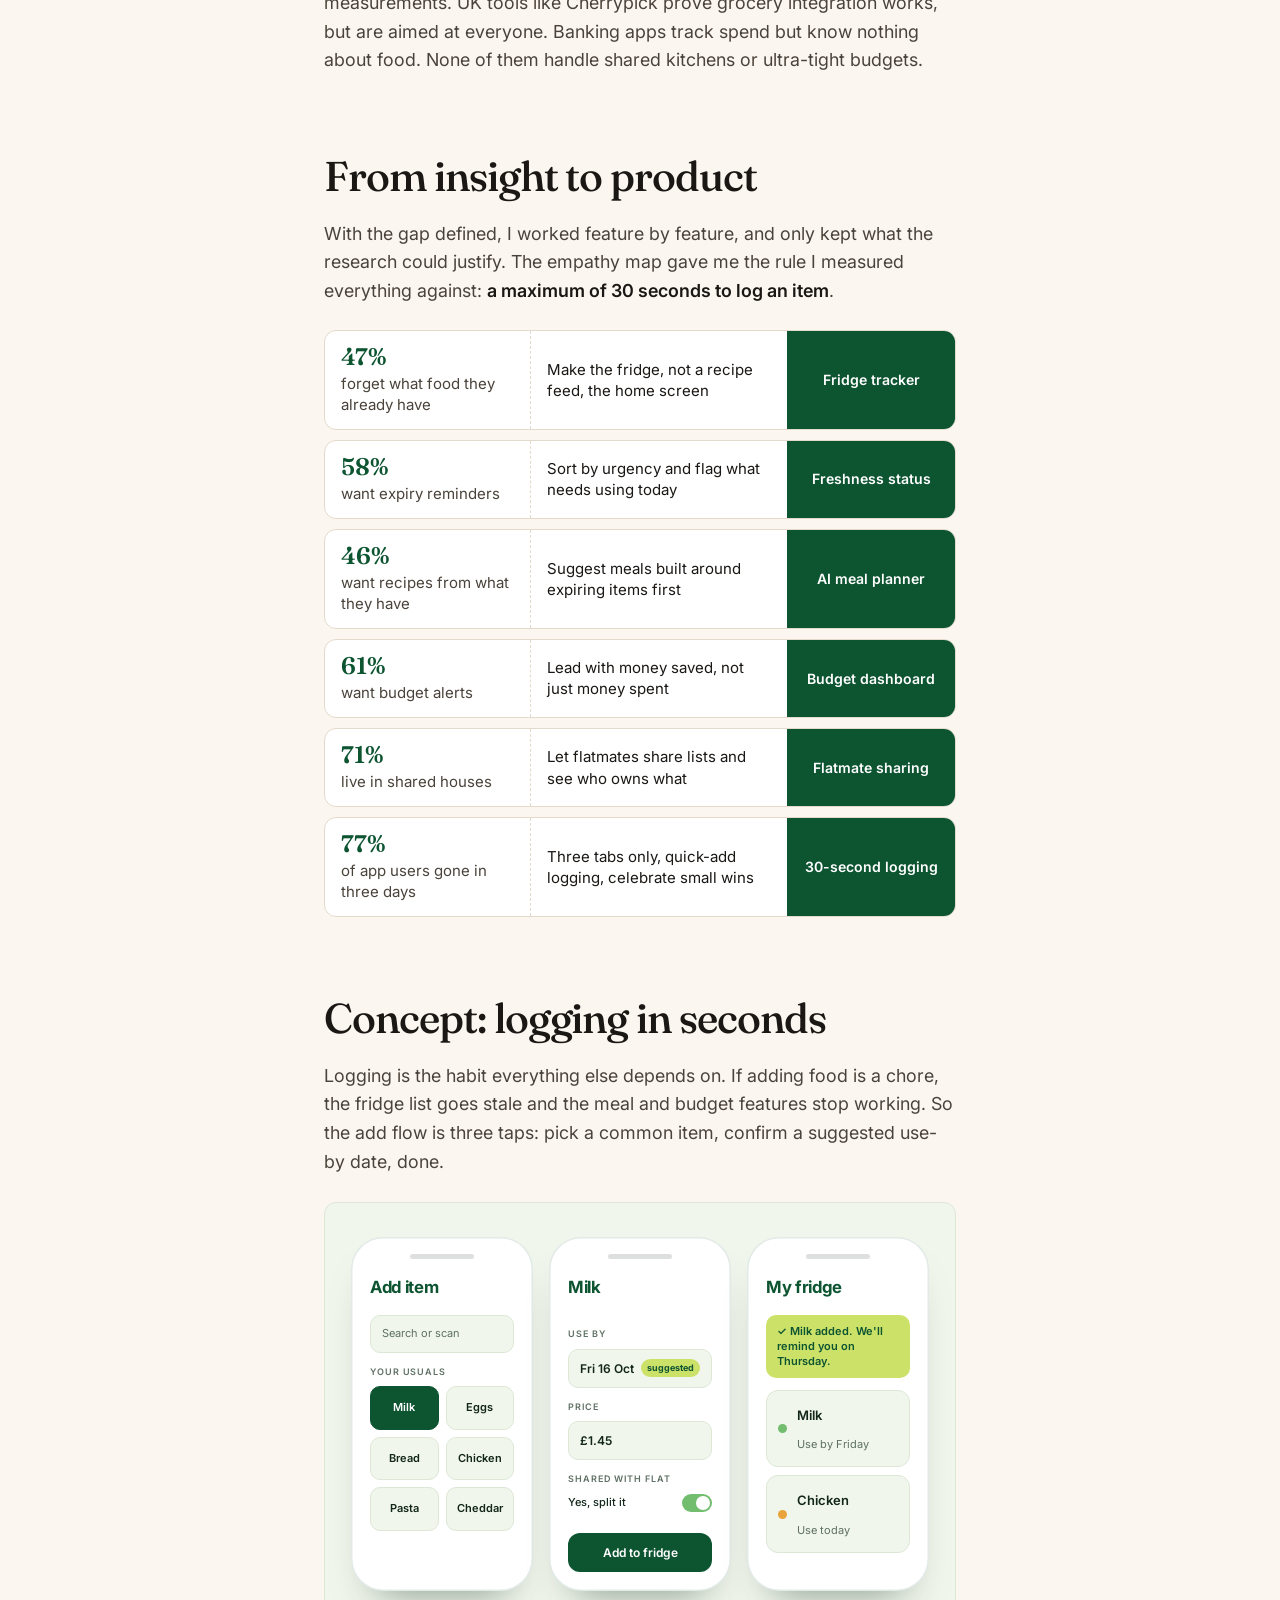
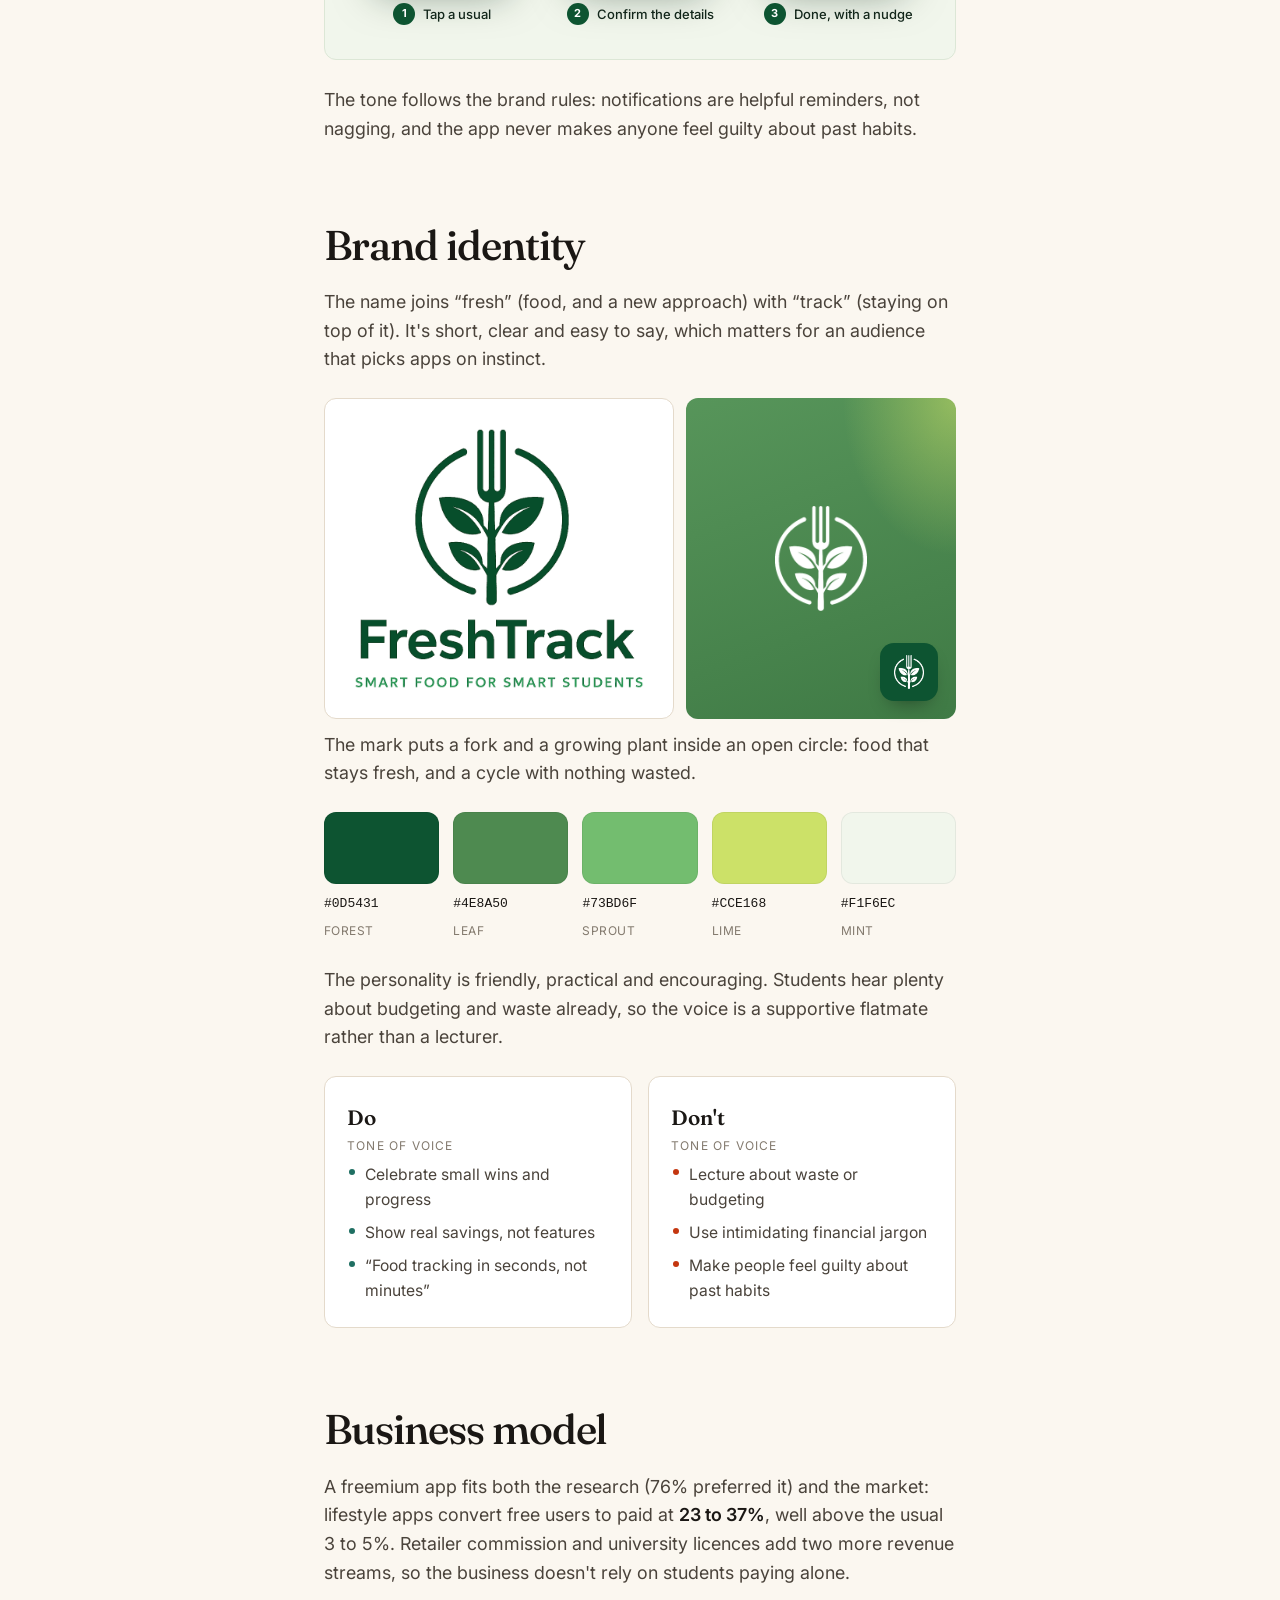
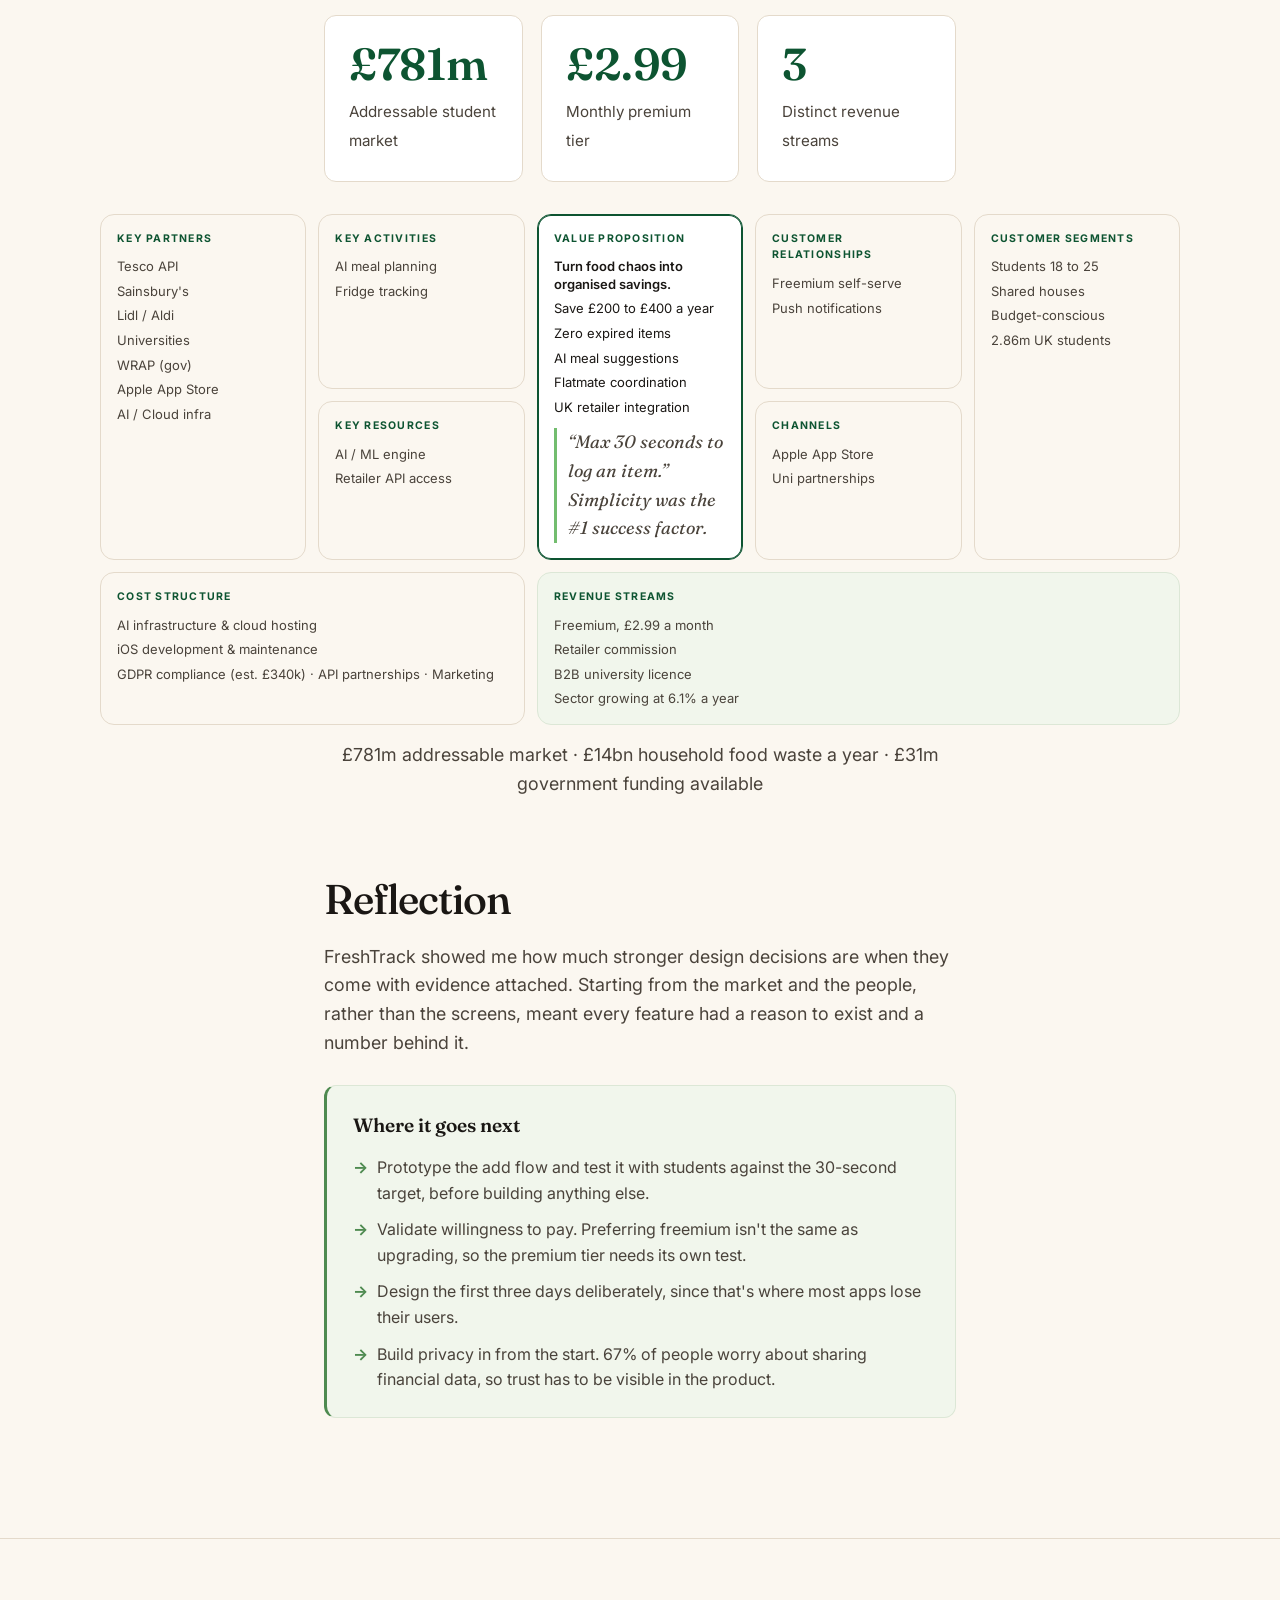
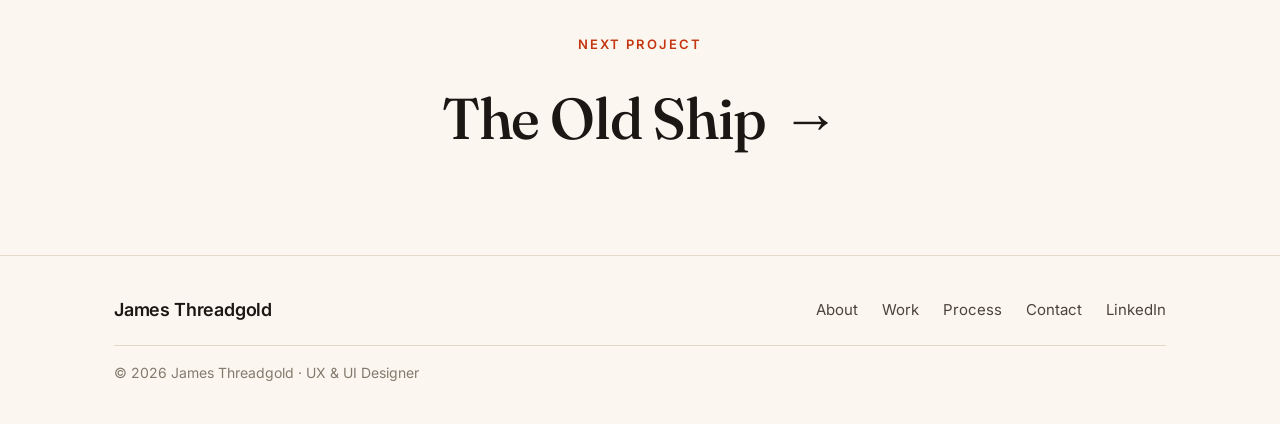
<file: work/freshtrack/index.html>
<!DOCTYPE html>
<html lang="en-GB">
<head>
  <meta charset="UTF-8">
  <meta name="viewport" content="width=device-width, initial-scale=1.0">
  <title>FreshTrack Case Study | James Threadgold</title>
  <meta name="description" content="MSc dissertation, awarded a First: an evidence-led product and business plan for an app that helps UK students cut food waste and overspending.">
  <meta name="theme-color" content="#FBF7F0">
  <link rel="icon" href="/favicon.svg" type="image/svg+xml">
  <link rel="icon" href="/favicon-32.png" sizes="32x32" type="image/png">
  <link rel="apple-touch-icon" href="/apple-touch-icon.png">
  <link rel="manifest" href="/site.webmanifest">

  <link rel="canonical" href="https://jamesthreadgold.co.uk/work/freshtrack/">
  <meta property="og:site_name" content="James Threadgold">
  <meta property="og:type" content="article">
  <meta property="og:url" content="https://jamesthreadgold.co.uk/work/freshtrack/">
  <meta property="og:title" content="FreshTrack Case Study | James Threadgold">
  <meta property="og:description" content="MSc dissertation, awarded a First: an evidence-led product and business plan for an app that helps UK students cut food waste and overspending.">
  <meta property="og:image" content="https://jamesthreadgold.co.uk/assets/og/og-freshtrack.png">
  <meta property="og:image:width" content="1200">
  <meta property="og:image:height" content="630">
  <meta property="og:image:alt" content="FreshTrack: case study by James Threadgold">
  <meta name="twitter:card" content="summary_large_image">
  <meta name="twitter:title" content="FreshTrack Case Study | James Threadgold">
  <meta name="twitter:description" content="MSc dissertation, awarded a First: an evidence-led product and business plan for an app that helps UK students cut food waste and overspending.">
  <meta name="twitter:image" content="https://jamesthreadgold.co.uk/assets/og/og-freshtrack.png">

  <link rel="preconnect" href="https://fonts.googleapis.com">
  <link rel="preconnect" href="https://fonts.gstatic.com" crossorigin>
  <link href="https://fonts.googleapis.com/css2?family=Fraunces:ital,opsz,wght@0,9..144,400;0,9..144,500;0,9..144,600;1,9..144,400;1,9..144,500&family=Inter:wght@400;500;600;700&display=swap" rel="stylesheet">
  <link rel="stylesheet" href="/css/styles.css?v=20261014">

  <!-- Structured data -->
  <script type="application/ld+json">
  {
    "@context": "https://schema.org",
    "@graph": [
      {
        "@type": "BreadcrumbList",
        "itemListElement": [
          { "@type": "ListItem", "position": 1, "name": "Home", "item": "https://jamesthreadgold.co.uk/" },
          { "@type": "ListItem", "position": 2, "name": "Work", "item": "https://jamesthreadgold.co.uk/#work" },
          { "@type": "ListItem", "position": 3, "name": "FreshTrack", "item": "https://jamesthreadgold.co.uk/work/freshtrack/" }
        ]
      },
      {
        "@type": "CreativeWork",
        "name": "FreshTrack",
        "headline": "FreshTrack Case Study",
        "url": "https://jamesthreadgold.co.uk/work/freshtrack/",
        "image": "https://jamesthreadgold.co.uk/assets/og/og-freshtrack.png",
        "description": "MSc dissertation, awarded a First: an evidence-led product and business plan for an app that helps UK students cut food waste and overspending.",
        "inLanguage": "en-GB",
        "creator": { "@type": "Person", "name": "James Threadgold", "url": "https://jamesthreadgold.co.uk/" }
      }
    ]
  }
  </script>
</head>
<body>
  <div class="cursor" id="cursor" aria-hidden="true"></div>
  <div class="progress" id="progress" aria-hidden="true"></div>
  <a href="#main" class="skip">Skip to content</a>

  <header class="header" id="header">
    <div class="wrap nav">
      <a href="/#hero" class="brand" data-magnetic>
        <span class="brand-name">James&nbsp;Threadgold</span>
      </a>
      <nav class="nav-links" id="navLinks" aria-label="Primary">
        <a href="/#about">About</a>
        <a href="/#work">Work</a>
        <a href="/#process">Process</a>
        <a href="/contact/" class="nav-cta" data-magnetic>Let's talk</a>
      </nav>
      <button class="menu-toggle" id="menuToggle" aria-label="Menu" aria-expanded="false">
        <span></span><span></span>
      </button>
    </div>
  </header>

  <main id="main">
    <section class="cs-hero">
      <div class="wrap">
        <a href="/#work" class="cs-back"><span class="arrow">←</span> All work</a>
        <span class="eyebrow">Product strategy · UX research · Brand</span>
        <h1 class="cs-title">FreshTrack</h1>
        <p class="cs-tagline">An evidence-led product and business plan for a student food app, tackling UK food waste and financial hardship at once.</p>

        <dl class="cs-meta cs-meta--5 reveal">
          <div><dt>Role</dt><dd>Product designer, UX researcher, business analyst</dd></div>
          <div><dt>Context</dt><dd>MSc dissertation, UWE Bristol</dd></div>
          <div><dt>Result</dt><dd>Awarded a First</dd></div>
          <div><dt>Platform</dt><dd>iOS app concept</dd></div>
          <div><dt>Research</dt><dd>103 UK students surveyed</dd></div>
        </dl>

        <div class="ft-cover reveal" role="img" aria-label="FreshTrack concept screens on a green brand backdrop: fridge tracker, AI meal planner and budget dashboard">
          <svg class="ft-burst ft-burst--a" viewBox="0 0 100 100" aria-hidden="true"><use href="#ft-burst"/></svg>
          <svg class="ft-burst ft-burst--b" viewBox="0 0 100 100" aria-hidden="true"><use href="#ft-burst"/></svg>
          <svg width="0" height="0" style="position:absolute" aria-hidden="true">
            <defs>
              <linearGradient id="ft-burst-fill" x1="0" y1="0" x2="1" y2="1">
                <stop offset="0" stop-color="#E4EE74"/>
                <stop offset="1" stop-color="#73BD6F"/>
              </linearGradient>
              <g id="ft-burst" fill="url(#ft-burst-fill)">
                <rect x="37" y="2" width="26" height="96" rx="5"/>
                <rect x="37" y="2" width="26" height="96" rx="5" transform="rotate(45 50 50)"/>
                <rect x="37" y="2" width="26" height="96" rx="5" transform="rotate(90 50 50)"/>
                <rect x="37" y="2" width="26" height="96" rx="5" transform="rotate(135 50 50)"/>
              </g>
            </defs>
          </svg>

          <div class="ft-cover__brand">
            <img src="/assets/work/ft-mark-white.png" alt="" width="42" height="48">
            <span>FreshTrack</span>
          </div>

          <div class="ft-cover__phones">
            <!-- Screen 1: Fridge -->
            <div class="phone">
              <div class="phone-screen">
                <div class="ph-head"><span class="ph-h">My fridge</span><span class="ph-sub">5 items</span></div>
                <div class="ph-body">
                  <div class="ph-item"><span class="ph-dot fresh-dot"></span><span class="ph-item-main"><span class="ph-item-name">Milk</span><br><span class="ph-item-sub">5 days left</span></span><span class="ph-pill fresh">Fresh</span></div>
                  <div class="ph-item"><span class="ph-dot use-dot"></span><span class="ph-item-main"><span class="ph-item-name">Chicken</span><br><span class="ph-item-sub">Use today</span></span><span class="ph-pill use">Use today</span></div>
                  <div class="ph-item"><span class="ph-dot exp-dot"></span><span class="ph-item-main"><span class="ph-item-name">Yoghurt</span><br><span class="ph-item-sub">2 days ago</span></span><span class="ph-pill exp">Expired</span></div>
                </div>
                <span class="ph-btn solid">+ Add item</span>
                <div class="ph-tabs"><span class="ph-tab active">Fridge</span><span class="ph-tab">Meals</span><span class="ph-tab">Budget</span></div>
              </div>
            </div>

            <!-- Screen 2: Meals -->
            <div class="phone">
              <div class="phone-screen">
                <div class="ph-head"><span class="ph-h">Tonight</span></div>
                <div class="ph-body">
                  <span class="ph-ai">✦ Uses what's expiring</span>
                  <div class="ph-meal">
                    <h4>Chicken stir fry</h4>
                    <div class="uses">Chicken · Eggs · Cheddar</div>
                    <div class="save">Saves £3.40 vs buying fresh</div>
                    <div class="meta">20 mins · 480 kcal</div>
                  </div>
                  <div class="ph-label">You have</div>
                  <div class="ph-tags"><span class="ph-tag have">Chicken ✓</span><span class="ph-tag have">Eggs ✓</span><span class="ph-tag have">Oil ✓</span></div>
                  <div class="ph-label">Still need</div>
                  <div class="ph-tags"><span class="ph-tag need">Soy sauce</span><span class="ph-tag need">Spring onion</span></div>
                </div>
                <span class="ph-btn solid">Add to shopping list</span>
                <div class="ph-tabs"><span class="ph-tab">Fridge</span><span class="ph-tab active">Meals</span><span class="ph-tab">Budget</span></div>
              </div>
            </div>

            <!-- Screen 3: Budget -->
            <div class="phone">
              <div class="phone-screen">
                <div class="ph-head"><span class="ph-h">Budget</span><span class="ph-sub">October</span></div>
                <div class="ph-body">
                  <div class="ph-savecard">
                    <div class="ph-savenum">£24.60</div>
                    <div class="ph-savelbl">saved this month · up £6.20</div>
                  </div>
                  <div class="ph-label">Weekly spend</div>
                  <div class="ph-bars">
                    <span class="bar" style="height:55%"><span>W1</span></span>
                    <span class="bar" style="height:80%"><span>W2</span></span>
                    <span class="bar" style="height:45%"><span>W3</span></span>
                    <span class="bar" style="height:70%"><span>W4</span></span>
                    <span class="bar now" style="height:38%"><span>Now</span></span>
                  </div>
                  <div class="ph-row"><span>Waste avoided</span><b>8 items · 1.2 kg</b></div>
                  <div class="ph-label">£35 weekly budget</div>
                  <div class="ph-prog"><i style="width:83%"></i></div>
                </div>
                <div class="ph-tabs"><span class="ph-tab">Fridge</span><span class="ph-tab">Meals</span><span class="ph-tab active">Budget</span></div>
              </div>
            </div>
          </div>
        </div>
      </div>
    </section>

    <section class="cs-body ft-body">
      <div class="wrap cs-prose">

        <div class="cs-block reveal">
          <h2>The brief</h2>
          <p>My MSc dissertation asked for a complete new business plan: a real opportunity, evidenced by external analysis and primary research, with a defined customer, a value proposition and a viable business model. I chose a problem I was living with. Students throw away food they paid for, then run short of money before the end of the month.</p>
          <p>I treated it as a product problem as much as a business one. Every feature in the concept had to trace back to something the research showed, and the plan was <strong>awarded a First</strong>.</p>
        </div>

        <div class="cs-block reveal">
          <h2>The problem</h2>
          <p>UK households waste <strong>£14 billion of food a year</strong>, and students, the group with the least financial resilience, feel it most. 96% are making cutbacks to cope with the cost of living, and student food bank use has doubled since 2021.</p>
          <blockquote class="cs-quote">90% of people know food waste is a problem. Only 67% do anything about it.</blockquote>
          <p class="cs-gap">That awareness-action gap became the core of the brief. Students don't need persuading that waste is bad. They need something that makes the right thing the easy thing.</p>
        </div>

        <div class="cs-block reveal">
          <h2>The market context</h2>
          <p>Before designing anything I ran a full PESTLE analysis to test whether the timing was right. It was: policy, economics and social trends all pointed the same way.</p>
          <ul class="ft-pestle">
            <li class="ft-pestle__tile">
              <span class="ft-pestle__letter">P</span>
              <span class="ft-pestle__name">Political</span>
              <span class="ft-pestle__verdict ft-pestle__verdict--pos">Highly favourable</span>
              <p>A government target to halve food waste by 2030, backed by £31m of innovation funding.</p>
            </li>
            <li class="ft-pestle__tile">
              <span class="ft-pestle__letter">E</span>
              <span class="ft-pestle__name">Economic</span>
              <span class="ft-pestle__verdict ft-pestle__verdict--pos">Strong driver</span>
              <p>96% of students making cutbacks. 74% of consumers interested in money-saving apps.</p>
            </li>
            <li class="ft-pestle__tile">
              <span class="ft-pestle__letter">S</span>
              <span class="ft-pestle__name">Social</span>
              <span class="ft-pestle__verdict ft-pestle__verdict--pos">Highly favourable</span>
              <p>2.86m UK students. Gen Z leads sustainable buying: 55% vs 13% of Baby Boomers.</p>
            </li>
            <li class="ft-pestle__tile">
              <span class="ft-pestle__letter">T</span>
              <span class="ft-pestle__name">Technological</span>
              <span class="ft-pestle__verdict ft-pestle__verdict--mix">Mixed</span>
              <p>98% of students own a smartphone, but apps lose 77% of users within three days.</p>
            </li>
            <li class="ft-pestle__tile">
              <span class="ft-pestle__letter">L</span>
              <span class="ft-pestle__name">Legal</span>
              <span class="ft-pestle__verdict ft-pestle__verdict--neg">Compliance cost</span>
              <p>GDPR for financial data (an estimated £340k), plus allergen rules for recipe suggestions.</p>
            </li>
            <li class="ft-pestle__tile">
              <span class="ft-pestle__letter">E</span>
              <span class="ft-pestle__name">Environmental</span>
              <span class="ft-pestle__verdict ft-pestle__verdict--pos">Major driver</span>
              <p>£14bn of household food waste a year, and 42% of Gen Z already track their carbon footprint.</p>
            </li>
          </ul>
          <p class="cs-gap">Two findings became design constraints rather than background. Apps lose most users within three days, and students prefer simple apps over feature-rich ones. Whatever I designed had to earn its place on a phone fast, with as little setup as possible.</p>
        </div>

        <div class="cs-block reveal">
          <h2>Primary research</h2>
          <p>Secondary data showed the market. To understand the people, I surveyed <strong>103 UK students</strong> about how they shop, store, waste and budget for food.</p>
          <div class="cs-outcomes">
            <div class="cs-outcome"><span class="num">103</span><span class="lbl">UK students surveyed</span></div>
            <div class="cs-outcome"><span class="num">£273</span><span class="lbl">Lost to expired food per student each year</span></div>
            <div class="cs-outcome"><span class="num">71%</span><span class="lbl">Live in shared houses</span></div>
          </div>

          <figure class="ft-chart">
            <figcaption class="ft-chart__title">How students struggle with food <span>% of respondents</span></figcaption>
            <ul class="ft-chart__rows">
              <li><span class="ft-chart__label">Throw food away 2 or 3 times a week</span><span class="ft-chart__track"><i style="width:53%"></i></span><span class="ft-chart__val">53%</span></li>
              <li><span class="ft-chart__label">Regularly overspend on groceries</span><span class="ft-chart__track"><i style="width:52%"></i></span><span class="ft-chart__val">52%</span></li>
              <li><span class="ft-chart__label">Regularly forget what food they have</span><span class="ft-chart__track"><i style="width:47%"></i></span><span class="ft-chart__val">47%</span></li>
            </ul>
          </figure>

          <figure class="ft-chart">
            <figcaption class="ft-chart__title">What they asked for <span>% of respondents</span></figcaption>
            <ul class="ft-chart__rows">
              <li><span class="ft-chart__label">Prefer freemium over paying upfront</span><span class="ft-chart__track"><i style="width:76%"></i></span><span class="ft-chart__val">76%</span></li>
              <li><span class="ft-chart__label">Budget alerts</span><span class="ft-chart__track"><i style="width:61%"></i></span><span class="ft-chart__val">61%</span></li>
              <li><span class="ft-chart__label">Expiry reminders</span><span class="ft-chart__track"><i style="width:58%"></i></span><span class="ft-chart__val">58%</span></li>
              <li><span class="ft-chart__label">Recipes using what they already have</span><span class="ft-chart__track"><i style="width:46%"></i></span><span class="ft-chart__val">46%</span></li>
            </ul>
          </figure>

          <p class="cs-gap">Shared houses made everything worse. Households of three or more reported 18% higher overspending and 17% more food expiring before it was used.</p>
        </div>

        <div class="cs-block reveal">
          <h2>Who it's for</h2>
          <p>I turned the survey and secondary research into an empathy map, then a persona to design against: a budget-stretched student in a shared house.</p>

          <div class="ft-persona">
            <div class="ft-persona__id">
              <span class="ft-persona__avatar" aria-hidden="true">A</span>
              <div>
                <span class="ft-persona__name">Alex, 20</span>
                <span class="ft-persona__role">Budget-conscious student</span>
              </div>
            </div>
            <dl class="ft-persona__facts">
              <div><dt>Lives</dt><dd>Shared house, 3 flatmates</dd></div>
              <div><dt>Income</dt><dd>£800 a month, loan and part-time job</dd></div>
              <div><dt>Food budget</dt><dd>£35 a week</dd></div>
              <div><dt>Tech</dt><dd>Heavy phone user, wants simple apps</dd></div>
            </dl>
            <p class="ft-persona__quote">“I have no idea what's in my fridge right now.”</p>
          </div>

          <div class="ft-empathy">
            <div class="ft-empathy__q">
              <h3>Thinks</h3>
              <ul>
                <li>“I'm spending too much on food but don't know where.”</li>
                <li>“Cooking is stressful when I don't know what I have.”</li>
                <li>“My flatmates probably think I'm disorganised.”</li>
              </ul>
            </div>
            <div class="ft-empathy__q">
              <h3>Hears</h3>
              <ul>
                <li>Friends: “Meal prep on Sundays saves so much money.”</li>
                <li>Family: “Are you managing your money okay?”</li>
                <li>Flatmates: “Who bought this?”</li>
              </ul>
            </div>
            <div class="ft-empathy__q">
              <h3>Sees</h3>
              <ul>
                <li>A cluttered shared fridge full of unlabelled food</li>
                <li>Expired food going in the bin every week</li>
                <li>Budgeting tools that look too complicated</li>
              </ul>
            </div>
            <div class="ft-empathy__q">
              <h3>Says and does</h3>
              <ul>
                <li>Shops without a list and buys duplicates</li>
                <li>Downloads budgeting apps, then drops them after a week</li>
                <li>“This app is too complicated, I'll just wing it.”</li>
              </ul>
            </div>
          </div>

          <div class="cs-compare">
            <div class="cs-compare__card">
              <span class="cs-compare__name">Pains</span>
              <span class="cs-compare__tag">What gets in the way</span>
              <ul class="cs-compare__list--weak">
                <li>Never knowing what food they actually have</li>
                <li>Forgetting expiry dates until it's too late</li>
                <li>Anxiety about money running out before month-end</li>
                <li>Guilt about waste, and feeling judged by flatmates</li>
              </ul>
            </div>
            <div class="cs-compare__card">
              <span class="cs-compare__name">Gains</span>
              <span class="cs-compare__tag">What success looks like</span>
              <ul class="cs-compare__list--str">
                <li>Save £200 to £400 a year</li>
                <li>Quick meal decisions without stress</li>
                <li>Track spending without complex budgeting</li>
                <li>Contribute fairly to shared meals and costs</li>
              </ul>
            </div>
          </div>
        </div>

        <div class="cs-block reveal">
          <h2>The competitive gap</h2>
          <p>Plenty of food apps exist. I mapped them by price and by how well they fit student life (tight budgets, shared kitchens, UK shops). One corner was empty.</p>

          <figure class="ft-map">
            <div class="ft-map__plot">
              <span class="ft-map__gap">The gap: affordable and built for students</span>
              <span class="ft-map__axis ft-map__axis--y-top">Built for student life</span>
              <span class="ft-map__axis ft-map__axis--y-bot">General audience</span>
              <span class="ft-map__axis ft-map__axis--x-left">Free</span>
              <span class="ft-map__axis ft-map__axis--x-right">Premium</span>
              <ul class="ft-map__points">
                <li class="ft-map__pt ft-map__pt--us" style="left:18%;top:20%"><i></i><span>FreshTrack<small>Free core, £2.99 a month</small></span></li>
                <li class="ft-map__pt" style="left:10%;top:59%"><i></i><span>Monzo, Starling<small>Budgeting, no food smarts</small></span></li>
                <li class="ft-map__pt" style="left:20%;top:68%"><i></i><span>Cherrypick, Mealia<small>UK grocery links</small></span></li>
                <li class="ft-map__pt" style="left:7%;top:86%"><i></i><span>Supermarket apps<small>Shopping only</small></span></li>
                <li class="ft-map__pt" style="left:42%;top:76%"><i></i><span>Mealime<small>£50 a year, US-centric</small></span></li>
                <li class="ft-map__pt" style="left:62%;top:88%"><i></i><span>Eat This Much<small>£60 a year, fitness</small></span></li>
                <li class="ft-map__pt ft-map__pt--left" style="left:92%;top:66%"><i></i><span>PlateJoy<small>£99 a year</small></span></li>
              </ul>
            </div>
            <figcaption class="cs-figcaption">Positions are indicative, based on published pricing and each product's feature set.</figcaption>
          </figure>

          <p class="cs-gap">International meal planners are priced for affluent users and built on US measurements. UK tools like Cherrypick prove grocery integration works, but are aimed at everyone. Banking apps track spend but know nothing about food. None of them handle shared kitchens or ultra-tight budgets.</p>
        </div>

        <div class="cs-block reveal">
          <h2>From insight to product</h2>
          <p>With the gap defined, I worked feature by feature, and only kept what the research could justify. The empathy map gave me the rule I measured everything against: <strong>a maximum of 30 seconds to log an item</strong>.</p>

          <ol class="ft-trace">
            <li class="ft-trace__row">
              <div class="ft-trace__insight"><b>47%</b> forget what food they already have</div>
              <div class="ft-trace__decision">Make the fridge, not a recipe feed, the home screen</div>
              <div class="ft-trace__feature">Fridge tracker</div>
            </li>
            <li class="ft-trace__row">
              <div class="ft-trace__insight"><b>58%</b> want expiry reminders</div>
              <div class="ft-trace__decision">Sort by urgency and flag what needs using today</div>
              <div class="ft-trace__feature">Freshness status</div>
            </li>
            <li class="ft-trace__row">
              <div class="ft-trace__insight"><b>46%</b> want recipes from what they have</div>
              <div class="ft-trace__decision">Suggest meals built around expiring items first</div>
              <div class="ft-trace__feature">AI meal planner</div>
            </li>
            <li class="ft-trace__row">
              <div class="ft-trace__insight"><b>61%</b> want budget alerts</div>
              <div class="ft-trace__decision">Lead with money saved, not just money spent</div>
              <div class="ft-trace__feature">Budget dashboard</div>
            </li>
            <li class="ft-trace__row">
              <div class="ft-trace__insight"><b>71%</b> live in shared houses</div>
              <div class="ft-trace__decision">Let flatmates share lists and see who owns what</div>
              <div class="ft-trace__feature">Flatmate sharing</div>
            </li>
            <li class="ft-trace__row">
              <div class="ft-trace__insight"><b>77%</b> of app users gone in three days</div>
              <div class="ft-trace__decision">Three tabs only, quick-add logging, celebrate small wins</div>
              <div class="ft-trace__feature">30-second logging</div>
            </li>
          </ol>
        </div>

        <div class="cs-block reveal">
          <h2>Concept: logging in seconds</h2>
          <p>Logging is the habit everything else depends on. If adding food is a chore, the fridge list goes stale and the meal and budget features stop working. So the add flow is three taps: pick a common item, confirm a suggested use-by date, done.</p>

          <div class="ft-flow">
            <figure class="ft-flow__step">
              <div class="phone phone--sm">
                <div class="phone-screen">
                  <div class="ph-head"><span class="ph-h">Add item</span></div>
                  <div class="ph-body">
                    <div class="ph-search">Search or scan</div>
                    <div class="ph-label">Your usuals</div>
                    <div class="ph-grid">
                      <span class="ph-chip is-on">Milk</span><span class="ph-chip">Eggs</span>
                      <span class="ph-chip">Bread</span><span class="ph-chip">Chicken</span>
                      <span class="ph-chip">Pasta</span><span class="ph-chip">Cheddar</span>
                    </div>
                  </div>
                </div>
              </div>
              <figcaption><b>1</b> Tap a usual</figcaption>
            </figure>
            <figure class="ft-flow__step">
              <div class="phone phone--sm">
                <div class="phone-screen">
                  <div class="ph-head"><span class="ph-h">Milk</span></div>
                  <div class="ph-body">
                    <div class="ph-label">Use by</div>
                    <div class="ph-field">Fri 16 Oct <small>suggested</small></div>
                    <div class="ph-label">Price</div>
                    <div class="ph-field">£1.45</div>
                    <div class="ph-label">Shared with flat</div>
                    <div class="ph-toggle"><span>Yes, split it</span><i></i></div>
                  </div>
                  <span class="ph-btn solid">Add to fridge</span>
                </div>
              </div>
              <figcaption><b>2</b> Confirm the details</figcaption>
            </figure>
            <figure class="ft-flow__step">
              <div class="phone phone--sm">
                <div class="phone-screen">
                  <div class="ph-head"><span class="ph-h">My fridge</span></div>
                  <div class="ph-body">
                    <div class="ph-toast">✓ Milk added. We'll remind you on Thursday.</div>
                    <div class="ph-item"><span class="ph-dot fresh-dot"></span><span class="ph-item-main"><span class="ph-item-name">Milk</span><br><span class="ph-item-sub">Use by Friday</span></span></div>
                    <div class="ph-item"><span class="ph-dot use-dot"></span><span class="ph-item-main"><span class="ph-item-name">Chicken</span><br><span class="ph-item-sub">Use today</span></span></div>
                  </div>
                </div>
              </div>
              <figcaption><b>3</b> Done, with a nudge</figcaption>
            </figure>
          </div>
          <p class="cs-gap">The tone follows the brand rules: notifications are helpful reminders, not nagging, and the app never makes anyone feel guilty about past habits.</p>
        </div>

        <div class="cs-block reveal">
          <h2>Brand identity</h2>
          <p>The name joins “fresh” (food, and a new approach) with “track” (staying on top of it). It's short, clear and easy to say, which matters for an audience that picks apps on instinct.</p>

          <div class="ft-brand">
            <div class="ft-brand__light"><img src="/assets/work/ft-logo.png" alt="FreshTrack logo: a fork growing leaves inside an open circle, above the FreshTrack wordmark and the line Smart food for smart students" width="380" height="342" loading="lazy" decoding="async"></div>
            <div class="ft-brand__dark">
              <img src="/assets/work/ft-mark-white.png" alt="" width="105" height="120" loading="lazy" decoding="async">
              <span class="ft-brand__icon" aria-hidden="true"><img src="/assets/work/ft-mark-white.png" alt="" width="34" height="39" loading="lazy" decoding="async"></span>
            </div>
          </div>
          <p class="cs-figcaption">The mark puts a fork and a growing plant inside an open circle: food that stays fresh, and a cycle with nothing wasted.</p>

          <ul class="cs-swatches ft-swatches">
            <li class="cs-swatch"><span class="cs-swatch__chip" style="background:#0D5431;"></span><span class="cs-swatch__hex">#0D5431</span><span class="cs-swatch__role">Forest</span></li>
            <li class="cs-swatch"><span class="cs-swatch__chip" style="background:#4E8A50;"></span><span class="cs-swatch__hex">#4E8A50</span><span class="cs-swatch__role">Leaf</span></li>
            <li class="cs-swatch"><span class="cs-swatch__chip" style="background:#73BD6F;"></span><span class="cs-swatch__hex">#73BD6F</span><span class="cs-swatch__role">Sprout</span></li>
            <li class="cs-swatch"><span class="cs-swatch__chip" style="background:#CCE168;"></span><span class="cs-swatch__hex">#CCE168</span><span class="cs-swatch__role">Lime</span></li>
            <li class="cs-swatch"><span class="cs-swatch__chip" style="background:#F1F6EC;"></span><span class="cs-swatch__hex">#F1F6EC</span><span class="cs-swatch__role">Mint</span></li>
          </ul>

          <p class="cs-gap">The personality is friendly, practical and encouraging. Students hear plenty about budgeting and waste already, so the voice is a supportive flatmate rather than a lecturer.</p>
          <div class="cs-compare">
            <div class="cs-compare__card">
              <span class="cs-compare__name">Do</span>
              <span class="cs-compare__tag">Tone of voice</span>
              <ul class="cs-compare__list--str">
                <li>Celebrate small wins and progress</li>
                <li>Show real savings, not features</li>
                <li>“Food tracking in seconds, not minutes”</li>
              </ul>
            </div>
            <div class="cs-compare__card">
              <span class="cs-compare__name">Don't</span>
              <span class="cs-compare__tag">Tone of voice</span>
              <ul class="cs-compare__list--weak">
                <li>Lecture about waste or budgeting</li>
                <li>Use intimidating financial jargon</li>
                <li>Make people feel guilty about past habits</li>
              </ul>
            </div>
          </div>
        </div>

        <div class="cs-block reveal">
          <h2>Business model</h2>
          <p>A freemium app fits both the research (76% preferred it) and the market: lifestyle apps convert free users to paid at <strong>23 to 37%</strong>, well above the usual 3 to 5%. Retailer commission and university licences add two more revenue streams, so the business doesn't rely on students paying alone.</p>
          <div class="cs-outcomes">
            <div class="cs-outcome"><span class="num">£781m</span><span class="lbl">Addressable student market</span></div>
            <div class="cs-outcome"><span class="num">£2.99</span><span class="lbl">Monthly premium tier</span></div>
            <div class="cs-outcome"><span class="num">3</span><span class="lbl">Distinct revenue streams</span></div>
          </div>
          <div class="bmc cs-figure--wide" style="margin-top:32px;">
            <div class="bmc-cell bmc-kp">
              <h4>Key partners</h4>
              <ul>
                <li>Tesco API</li>
                <li>Sainsbury's</li>
                <li>Lidl / Aldi</li>
                <li>Universities</li>
                <li>WRAP (gov)</li>
                <li>Apple App Store</li>
                <li>AI / Cloud infra</li>
              </ul>
            </div>
            <div class="bmc-cell bmc-ka">
              <h4>Key activities</h4>
              <ul><li>AI meal planning</li><li>Fridge tracking</li></ul>
            </div>
            <div class="bmc-cell bmc-kr">
              <h4>Key resources</h4>
              <ul><li>AI / ML engine</li><li>Retailer API access</li></ul>
            </div>
            <div class="bmc-cell bmc-vp">
              <h4>Value proposition</h4>
              <ul>
                <li><strong>Turn food chaos into organised savings.</strong></li>
                <li>Save £200 to £400 a year</li>
                <li>Zero expired items</li>
                <li>AI meal suggestions</li>
                <li>Flatmate coordination</li>
                <li>UK retailer integration</li>
              </ul>
              <p class="bmc-insight">“Max 30 seconds to log an item.” Simplicity was the #1 success factor.</p>
            </div>
            <div class="bmc-cell bmc-cr">
              <h4>Customer relationships</h4>
              <ul><li>Freemium self-serve</li><li>Push notifications</li></ul>
            </div>
            <div class="bmc-cell bmc-ch">
              <h4>Channels</h4>
              <ul><li>Apple App Store</li><li>Uni partnerships</li></ul>
            </div>
            <div class="bmc-cell bmc-cs">
              <h4>Customer segments</h4>
              <ul>
                <li>Students 18 to 25</li>
                <li>Shared houses</li>
                <li>Budget-conscious</li>
                <li>2.86m UK students</li>
              </ul>
            </div>
            <div class="bmc-cell bmc-cost">
              <h4>Cost structure</h4>
              <ul>
                <li>AI infrastructure &amp; cloud hosting</li>
                <li>iOS development &amp; maintenance</li>
                <li>GDPR compliance (est. £340k) · API partnerships · Marketing</li>
              </ul>
            </div>
            <div class="bmc-cell bmc-rev">
              <h4>Revenue streams</h4>
              <ul>
                <li>Freemium, £2.99 a month</li>
                <li>Retailer commission</li>
                <li>B2B university licence</li>
                <li>Sector growing at 6.1% a year</li>
              </ul>
            </div>
          </div>
          <p class="bmc-foot">£781m addressable market · £14bn household food waste a year · £31m government funding available</p>
        </div>

        <div class="cs-block reveal">
          <h2>Reflection</h2>
          <p>FreshTrack showed me how much stronger design decisions are when they come with evidence attached. Starting from the market and the people, rather than the screens, meant every feature had a reason to exist and a number behind it.</p>
          <div class="cs-note">
            <h3>Where it goes next</h3>
            <ul>
              <li>Prototype the add flow and test it with students against the 30-second target, before building anything else.</li>
              <li>Validate willingness to pay. Preferring freemium isn't the same as upgrading, so the premium tier needs its own test.</li>
              <li>Design the first three days deliberately, since that's where most apps lose their users.</li>
              <li>Build privacy in from the start. 67% of people worry about sharing financial data, so trust has to be visible in the product.</li>
            </ul>
          </div>
        </div>
      </div>
    </section>

    <section class="cs-next">
      <div class="wrap">
        <span class="eyebrow">Next project</span><br>
        <a href="/work/the-old-ship/" data-magnetic>The Old Ship <span class="arrow">→</span></a>
      </div>
    </section>
  </main>

  <footer class="footer">
    <div class="wrap footer-inner">
      <a href="/#hero" class="brand">James&nbsp;Threadgold</a>
      <nav class="footer-links" aria-label="Footer">
        <a href="/#about">About</a>
        <a href="/#work">Work</a>
        <a href="/#process">Process</a>
        <a href="/contact/">Contact</a>
        <a href="https://www.linkedin.com/in/jamesthreadgold" target="_blank" rel="noopener">LinkedIn</a>
      </nav>
      <p class="footer-meta">© <span id="year">2026</span> James Threadgold · UX &amp; UI Designer</p>
    </div>
  </footer>

  <script src="/js/main.js"></script>
</body>
</html>
</file>
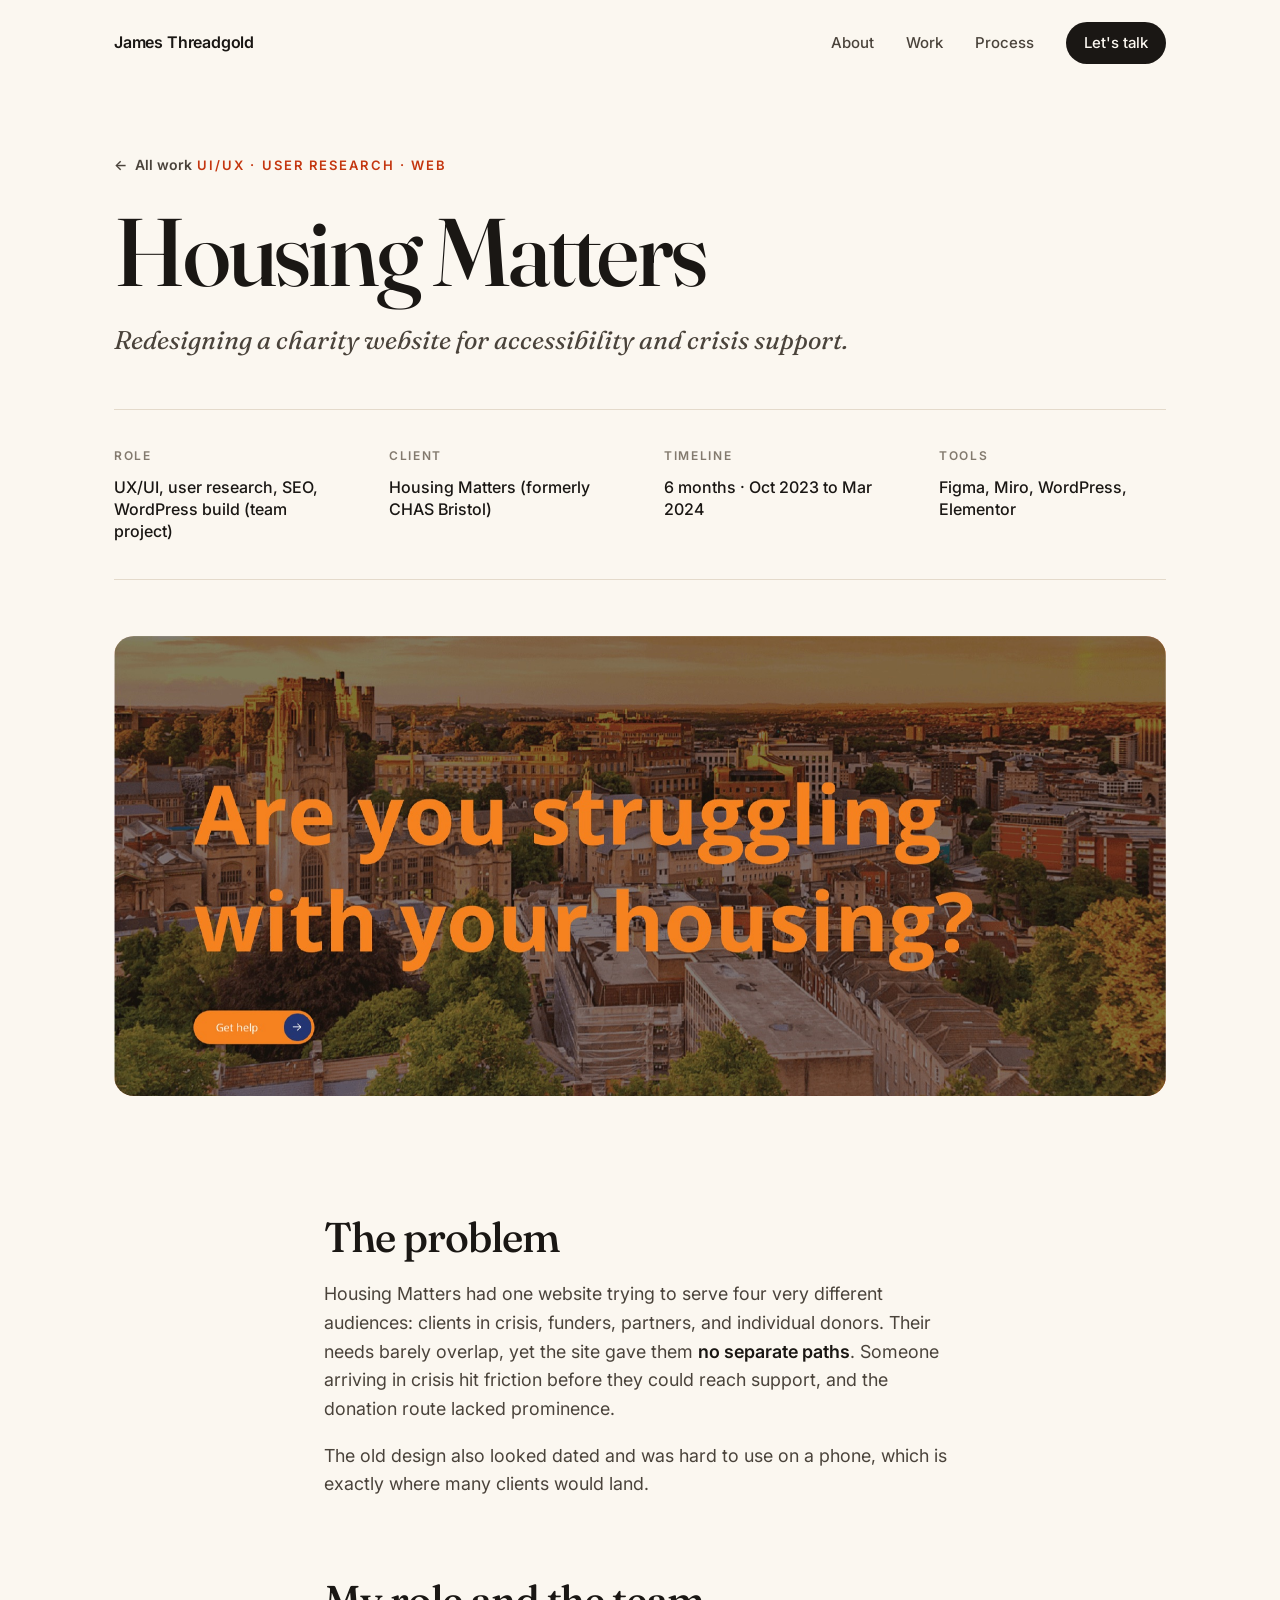
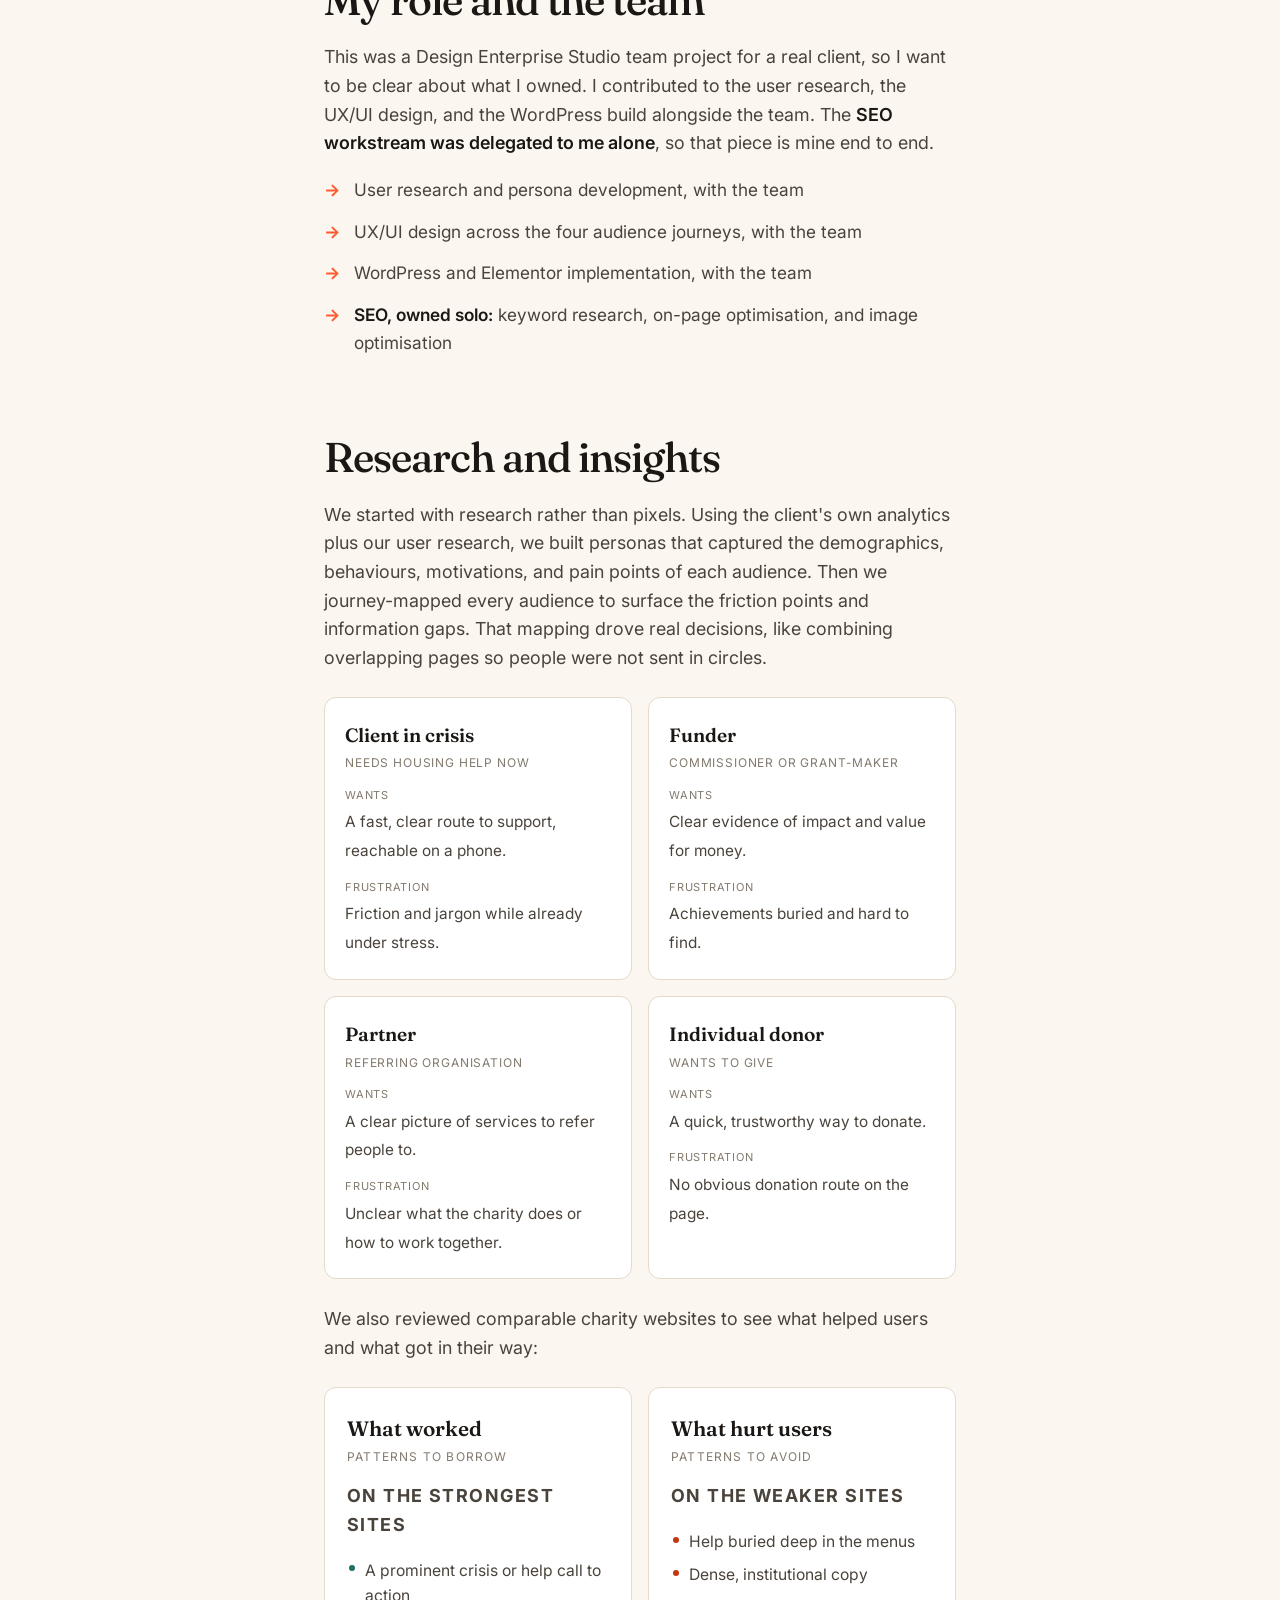
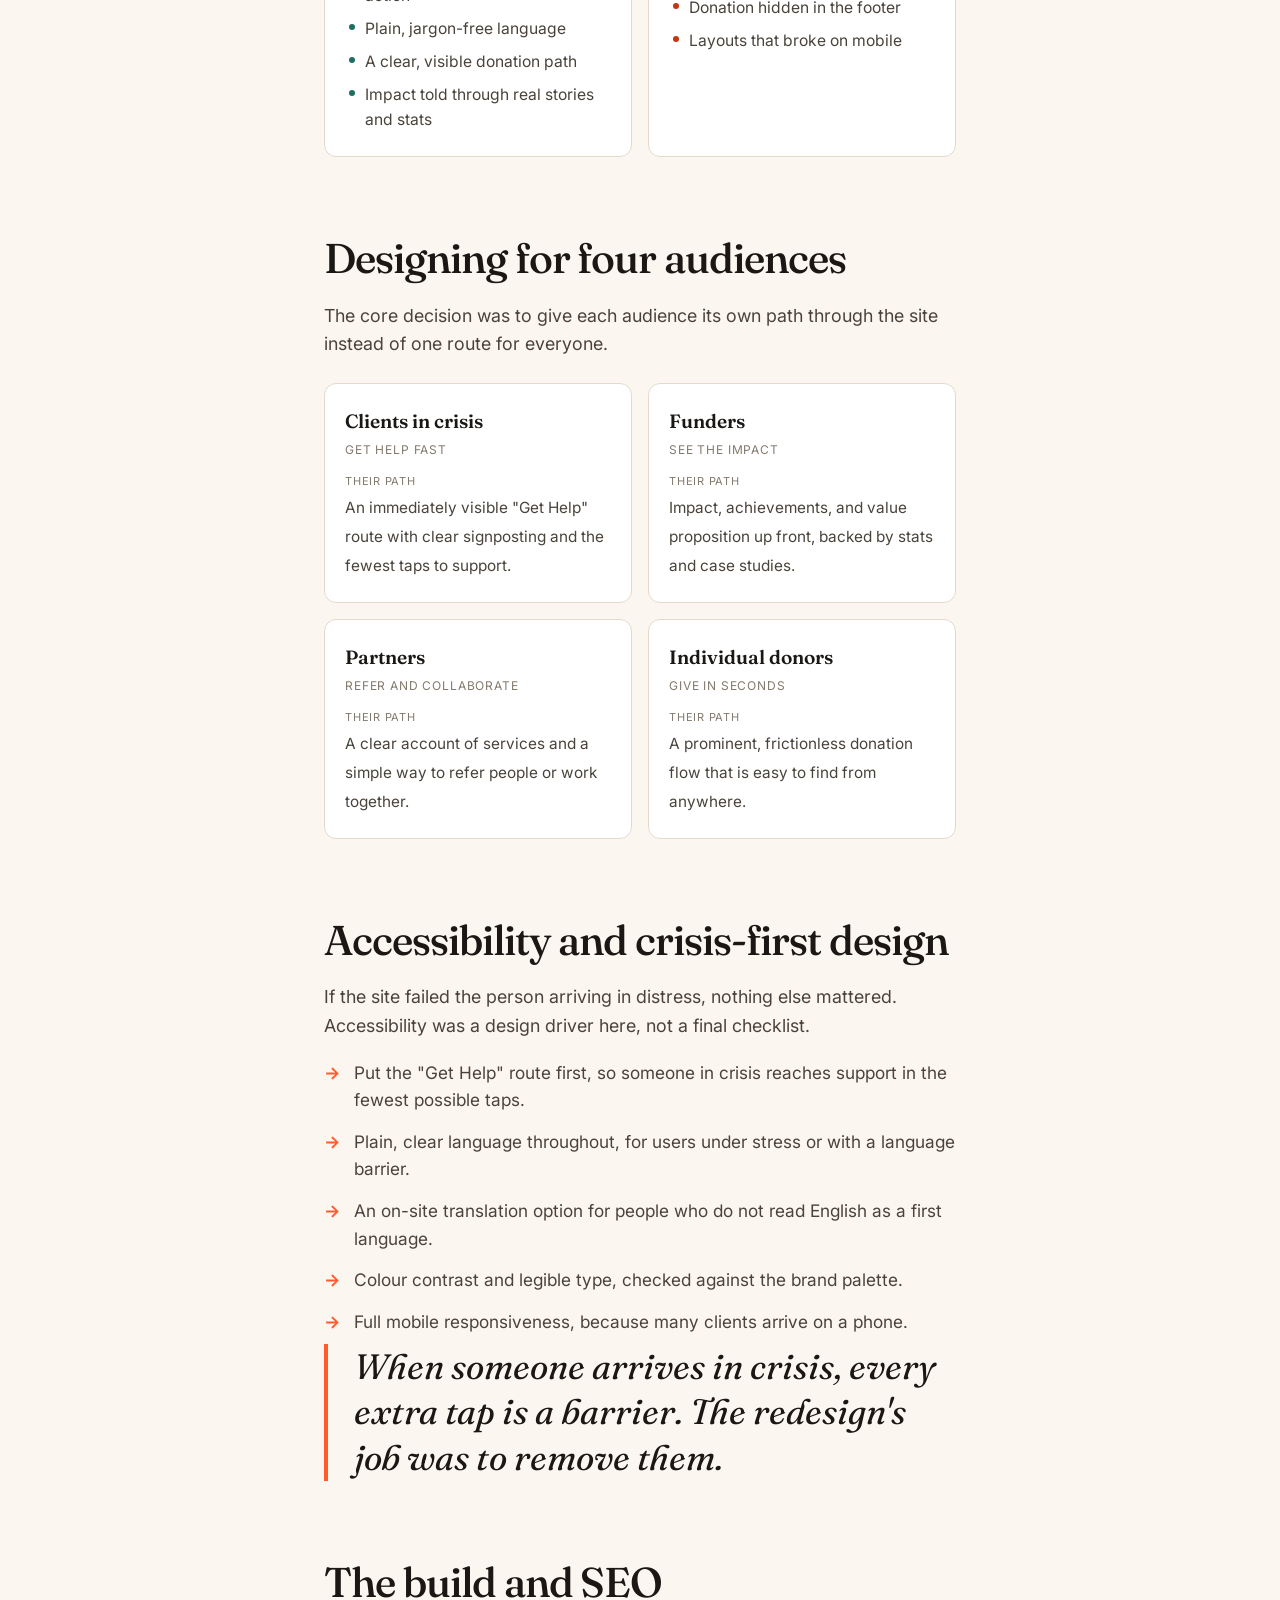
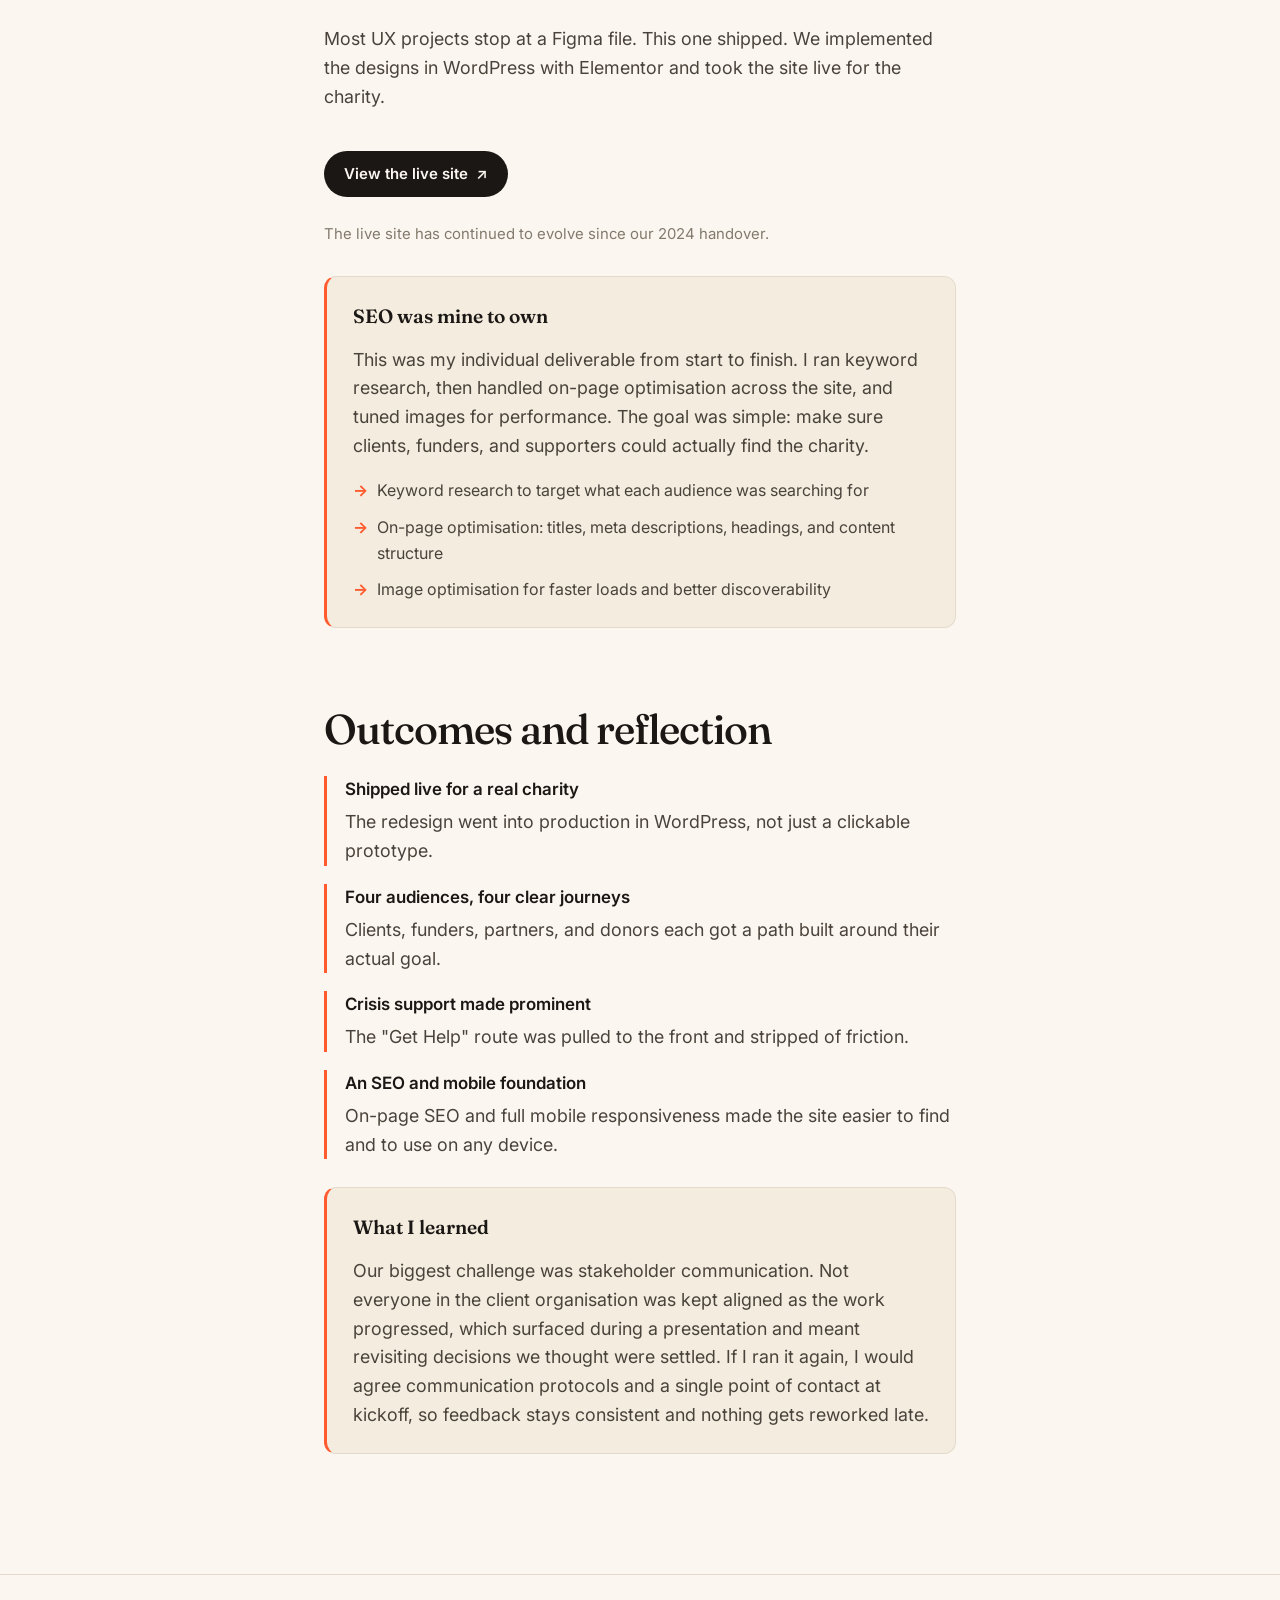
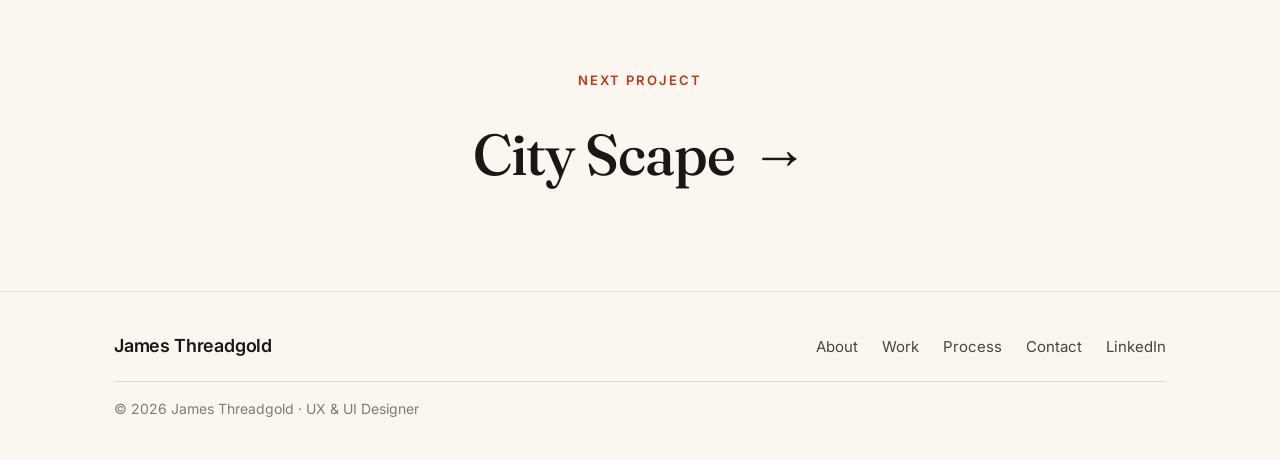
<file: work/housing-matters/index.html>
<!DOCTYPE html>
<html lang="en-GB">
<head>
  <meta charset="UTF-8">
  <meta name="viewport" content="width=device-width, initial-scale=1.0">
  <title>Housing Matters Case Study | James Threadgold</title>
  <meta name="description" content="Redesigning a Bristol housing charity's website around accessibility and crisis support, with distinct journeys for clients, donors and partners.">
  <meta name="theme-color" content="#FBF7F0">
  <link rel="icon" href="/favicon.svg" type="image/svg+xml">
  <link rel="icon" href="/favicon-32.png" sizes="32x32" type="image/png">
  <link rel="apple-touch-icon" href="/apple-touch-icon.png">
  <link rel="manifest" href="/site.webmanifest">

  <link rel="canonical" href="https://jamesthreadgold.co.uk/work/housing-matters/">
  <meta property="og:site_name" content="James Threadgold">
  <meta property="og:type" content="article">
  <meta property="og:url" content="https://jamesthreadgold.co.uk/work/housing-matters/">
  <meta property="og:title" content="Housing Matters Case Study | James Threadgold">
  <meta property="og:description" content="Redesigning a Bristol housing charity's website around accessibility and crisis support, with distinct journeys for clients, donors and partners.">
  <meta property="og:image" content="https://jamesthreadgold.co.uk/assets/og/og-housing-matters.png">
  <meta property="og:image:width" content="1200">
  <meta property="og:image:height" content="630">
  <meta property="og:image:alt" content="Housing Matters: case study by James Threadgold">
  <meta name="twitter:card" content="summary_large_image">
  <meta name="twitter:title" content="Housing Matters Case Study | James Threadgold">
  <meta name="twitter:description" content="Redesigning a Bristol housing charity's website around accessibility and crisis support, with distinct journeys for clients, donors and partners.">
  <meta name="twitter:image" content="https://jamesthreadgold.co.uk/assets/og/og-housing-matters.png">

  <link rel="preconnect" href="https://fonts.googleapis.com">
  <link rel="preconnect" href="https://fonts.gstatic.com" crossorigin>
  <link href="https://fonts.googleapis.com/css2?family=Fraunces:ital,opsz,wght@0,9..144,400;0,9..144,500;0,9..144,600;1,9..144,400;1,9..144,500&family=Inter:wght@400;500;600;700&display=swap" rel="stylesheet">
  <link rel="stylesheet" href="/css/styles.css?v=20261014">

  <!-- Structured data -->
  <script type="application/ld+json">
  {
    "@context": "https://schema.org",
    "@graph": [
      {
        "@type": "BreadcrumbList",
        "itemListElement": [
          { "@type": "ListItem", "position": 1, "name": "Home", "item": "https://jamesthreadgold.co.uk/" },
          { "@type": "ListItem", "position": 2, "name": "Work", "item": "https://jamesthreadgold.co.uk/#work" },
          { "@type": "ListItem", "position": 3, "name": "Housing Matters", "item": "https://jamesthreadgold.co.uk/work/housing-matters/" }
        ]
      },
      {
        "@type": "CreativeWork",
        "name": "Housing Matters",
        "headline": "Housing Matters Case Study",
        "url": "https://jamesthreadgold.co.uk/work/housing-matters/",
        "image": "https://jamesthreadgold.co.uk/assets/og/og-housing-matters.png",
        "description": "Redesigning a Bristol housing charity's website around accessibility and crisis support, with distinct journeys for clients, donors and partners.",
        "inLanguage": "en-GB",
        "creator": { "@type": "Person", "name": "James Threadgold", "url": "https://jamesthreadgold.co.uk/" }
      }
    ]
  }
  </script>
</head>
<body>
  <div class="cursor" id="cursor" aria-hidden="true"></div>
  <div class="progress" id="progress" aria-hidden="true"></div>
  <a href="#main" class="skip">Skip to content</a>

  <header class="header" id="header">
    <div class="wrap nav">
      <a href="/#hero" class="brand" data-magnetic>
        <span class="brand-name">James&nbsp;Threadgold</span>
      </a>
      <nav class="nav-links" id="navLinks" aria-label="Primary">
        <a href="/#about">About</a>
        <a href="/#work">Work</a>
        <a href="/#process">Process</a>
        <a href="/contact/" class="nav-cta" data-magnetic>Let's talk</a>
      </nav>
      <button class="menu-toggle" id="menuToggle" aria-label="Menu" aria-expanded="false">
        <span></span><span></span>
      </button>
    </div>
  </header>

  <main id="main">
    <section class="cs-hero">
      <div class="wrap">
        <a href="/#work" class="cs-back"><span class="arrow">←</span> All work</a>
        <span class="eyebrow">UI/UX · User research · Web</span>
        <h1 class="cs-title">Housing Matters</h1>
        <p class="cs-tagline">Redesigning a charity website for accessibility and crisis support.</p>

        <dl class="cs-meta reveal">
          <div><dt>Role</dt><dd>UX/UI, user research, SEO, WordPress build (team project)</dd></div>
          <div><dt>Client</dt><dd>Housing Matters (formerly CHAS Bristol)</dd></div>
          <div><dt>Timeline</dt><dd>6 months · Oct 2023 to Mar 2024</dd></div>
          <div><dt>Tools</dt><dd>Figma, Miro, WordPress, Elementor</dd></div>
        </dl>

        <div class="cs-cover tone-1 reveal"><img src="/assets/work/hm-Hh8FaU.jpg" srcset="/assets/work/hm-Hh8FaU-sm.jpg 1040w, /assets/work/hm-Hh8FaU.jpg 2000w" sizes="(max-width: 1180px) 100vw, 1052px" alt="Housing Matters redesigned homepage with a prominent 'Get help' call to action" decoding="async"></div>
      </div>
    </section>

    <section class="cs-body">
      <div class="wrap cs-prose">
        <div class="cs-block reveal">
          <h2>The problem</h2>
          <p>Housing Matters had one website trying to serve four very different audiences: clients in crisis, funders, partners, and individual donors. Their needs barely overlap, yet the site gave them <strong>no separate paths</strong>. Someone arriving in crisis hit friction before they could reach support, and the donation route lacked prominence.</p>
          <p>The old design also looked dated and was hard to use on a phone, which is exactly where many clients would land.</p>
        </div>

        <div class="cs-block reveal">
          <h2>My role and the team</h2>
          <p>This was a Design Enterprise Studio team project for a real client, so I want to be clear about what I owned. I contributed to the user research, the UX/UI design, and the WordPress build alongside the team. The <strong>SEO workstream was delegated to me alone</strong>, so that piece is mine end to end.</p>
          <ul class="cs-list">
            <li>User research and persona development, with the team</li>
            <li>UX/UI design across the four audience journeys, with the team</li>
            <li>WordPress and Elementor implementation, with the team</li>
            <li><strong>SEO, owned solo:</strong> keyword research, on-page optimisation, and image optimisation</li>
          </ul>
        </div>

        <div class="cs-block reveal">
          <h2>Research and insights</h2>
          <p>We started with research rather than pixels. Using the client's own analytics plus our user research, we built personas that captured the demographics, behaviours, motivations, and pain points of each audience. Then we journey-mapped every audience to surface the friction points and information gaps. That mapping drove real decisions, like combining overlapping pages so people were not sent in circles.</p>
          <div class="cs-personas">
            <div class="cs-persona">
              <div><span class="cs-persona__name">Client in crisis</span><span class="cs-persona__role">Needs housing help now</span></div>
              <div><span class="cs-persona__label">Wants</span><span class="cs-persona__val">A fast, clear route to support, reachable on a phone.</span></div>
              <div><span class="cs-persona__label">Frustration</span><span class="cs-persona__val">Friction and jargon while already under stress.</span></div>
            </div>
            <div class="cs-persona">
              <div><span class="cs-persona__name">Funder</span><span class="cs-persona__role">Commissioner or grant-maker</span></div>
              <div><span class="cs-persona__label">Wants</span><span class="cs-persona__val">Clear evidence of impact and value for money.</span></div>
              <div><span class="cs-persona__label">Frustration</span><span class="cs-persona__val">Achievements buried and hard to find.</span></div>
            </div>
            <div class="cs-persona">
              <div><span class="cs-persona__name">Partner</span><span class="cs-persona__role">Referring organisation</span></div>
              <div><span class="cs-persona__label">Wants</span><span class="cs-persona__val">A clear picture of services to refer people to.</span></div>
              <div><span class="cs-persona__label">Frustration</span><span class="cs-persona__val">Unclear what the charity does or how to work together.</span></div>
            </div>
            <div class="cs-persona">
              <div><span class="cs-persona__name">Individual donor</span><span class="cs-persona__role">Wants to give</span></div>
              <div><span class="cs-persona__label">Wants</span><span class="cs-persona__val">A quick, trustworthy way to donate.</span></div>
              <div><span class="cs-persona__label">Frustration</span><span class="cs-persona__val">No obvious donation route on the page.</span></div>
            </div>
          </div>
          <p style="margin-top:26px;">We also reviewed comparable charity websites to see what helped users and what got in their way:</p>
          <div class="cs-compare">
            <div class="cs-compare__card">
              <span class="cs-compare__name">What worked</span>
              <span class="cs-compare__tag">Patterns to borrow</span>
              <p class="cs-compare__h cs-compare__h--str">On the strongest sites</p>
              <ul class="cs-compare__list--str">
                <li>A prominent crisis or help call to action</li>
                <li>Plain, jargon-free language</li>
                <li>A clear, visible donation path</li>
                <li>Impact told through real stories and stats</li>
              </ul>
            </div>
            <div class="cs-compare__card">
              <span class="cs-compare__name">What hurt users</span>
              <span class="cs-compare__tag">Patterns to avoid</span>
              <p class="cs-compare__h cs-compare__h--weak">On the weaker sites</p>
              <ul class="cs-compare__list--weak">
                <li>Help buried deep in the menus</li>
                <li>Dense, institutional copy</li>
                <li>Donation hidden in the footer</li>
                <li>Layouts that broke on mobile</li>
              </ul>
            </div>
          </div>
        </div>

        <div class="cs-block reveal">
          <h2>Designing for four audiences</h2>
          <p>The core decision was to give each audience its own path through the site instead of one route for everyone.</p>
          <div class="cs-personas">
            <div class="cs-persona">
              <div><span class="cs-persona__name">Clients in crisis</span><span class="cs-persona__role">Get help fast</span></div>
              <div><span class="cs-persona__label">Their path</span><span class="cs-persona__val">An immediately visible "Get Help" route with clear signposting and the fewest taps to support.</span></div>
            </div>
            <div class="cs-persona">
              <div><span class="cs-persona__name">Funders</span><span class="cs-persona__role">See the impact</span></div>
              <div><span class="cs-persona__label">Their path</span><span class="cs-persona__val">Impact, achievements, and value proposition up front, backed by stats and case studies.</span></div>
            </div>
            <div class="cs-persona">
              <div><span class="cs-persona__name">Partners</span><span class="cs-persona__role">Refer and collaborate</span></div>
              <div><span class="cs-persona__label">Their path</span><span class="cs-persona__val">A clear account of services and a simple way to refer people or work together.</span></div>
            </div>
            <div class="cs-persona">
              <div><span class="cs-persona__name">Individual donors</span><span class="cs-persona__role">Give in seconds</span></div>
              <div><span class="cs-persona__label">Their path</span><span class="cs-persona__val">A prominent, frictionless donation flow that is easy to find from anywhere.</span></div>
            </div>
          </div>
        </div>

        <div class="cs-block reveal">
          <h2>Accessibility and crisis-first design</h2>
          <p>If the site failed the person arriving in distress, nothing else mattered. Accessibility was a design driver here, not a final checklist.</p>
          <ul class="cs-list">
            <li>Put the "Get Help" route first, so someone in crisis reaches support in the fewest possible taps.</li>
            <li>Plain, clear language throughout, for users under stress or with a language barrier.</li>
            <li>An on-site translation option for people who do not read English as a first language.</li>
            <li>Colour contrast and legible type, checked against the brand palette.</li>
            <li>Full mobile responsiveness, because many clients arrive on a phone.</li>
          </ul>
          <blockquote class="cs-quote">When someone arrives in crisis, every extra tap is a barrier. The redesign's job was to remove them.</blockquote>
        </div>

        <div class="cs-block reveal">
          <h2>The build and SEO</h2>
          <p>Most UX projects stop at a Figma file. This one shipped. We implemented the designs in WordPress with Elementor and took the site live for the charity.</p>
          <a class="cs-livelink" href="https://housingmatters.org.uk" target="_blank" rel="noopener">View the live site <span class="arrow">↗</span></a>
          <p style="margin-top:22px;"><small style="color:var(--muted);">The live site has continued to evolve since our 2024 handover.</small></p>
          <div class="cs-note">
            <h3>SEO was mine to own</h3>
            <p>This was my individual deliverable from start to finish. I ran keyword research, then handled on-page optimisation across the site, and tuned images for performance. The goal was simple: make sure clients, funders, and supporters could actually find the charity.</p>
            <ul>
              <li>Keyword research to target what each audience was searching for</li>
              <li>On-page optimisation: titles, meta descriptions, headings, and content structure</li>
              <li>Image optimisation for faster loads and better discoverability</li>
            </ul>
          </div>
        </div>

        <div class="cs-block reveal">
          <h2>Outcomes and reflection</h2>
          <div class="cs-wins">
            <div class="cs-win">
              <h3>Shipped live for a real charity</h3>
              <p>The redesign went into production in WordPress, not just a clickable prototype.</p>
            </div>
            <div class="cs-win">
              <h3>Four audiences, four clear journeys</h3>
              <p>Clients, funders, partners, and donors each got a path built around their actual goal.</p>
            </div>
            <div class="cs-win">
              <h3>Crisis support made prominent</h3>
              <p>The "Get Help" route was pulled to the front and stripped of friction.</p>
            </div>
            <div class="cs-win">
              <h3>An SEO and mobile foundation</h3>
              <p>On-page SEO and full mobile responsiveness made the site easier to find and to use on any device.</p>
            </div>
          </div>
          <div class="cs-note">
            <h3>What I learned</h3>
            <p>Our biggest challenge was stakeholder communication. Not everyone in the client organisation was kept aligned as the work progressed, which surfaced during a presentation and meant revisiting decisions we thought were settled. If I ran it again, I would agree communication protocols and a single point of contact at kickoff, so feedback stays consistent and nothing gets reworked late.</p>
          </div>
        </div>
      </div>
    </section>

    <section class="cs-next">
      <div class="wrap">
        <span class="eyebrow">Next project</span><br>
        <a href="/work/city-scape/" data-magnetic>City Scape <span class="arrow">→</span></a>
      </div>
    </section>
  </main>

  <footer class="footer">
    <div class="wrap footer-inner">
      <a href="/#hero" class="brand">James&nbsp;Threadgold</a>
      <nav class="footer-links" aria-label="Footer">
        <a href="/#about">About</a>
        <a href="/#work">Work</a>
        <a href="/#process">Process</a>
        <a href="/contact/">Contact</a>
        <a href="https://www.linkedin.com/in/jamesthreadgold" target="_blank" rel="noopener">LinkedIn</a>
      </nav>
      <p class="footer-meta">© <span id="year">2026</span> James Threadgold · UX &amp; UI Designer</p>
    </div>
  </footer>

  <script src="/js/main.js"></script>
</body>
</html>
</file>
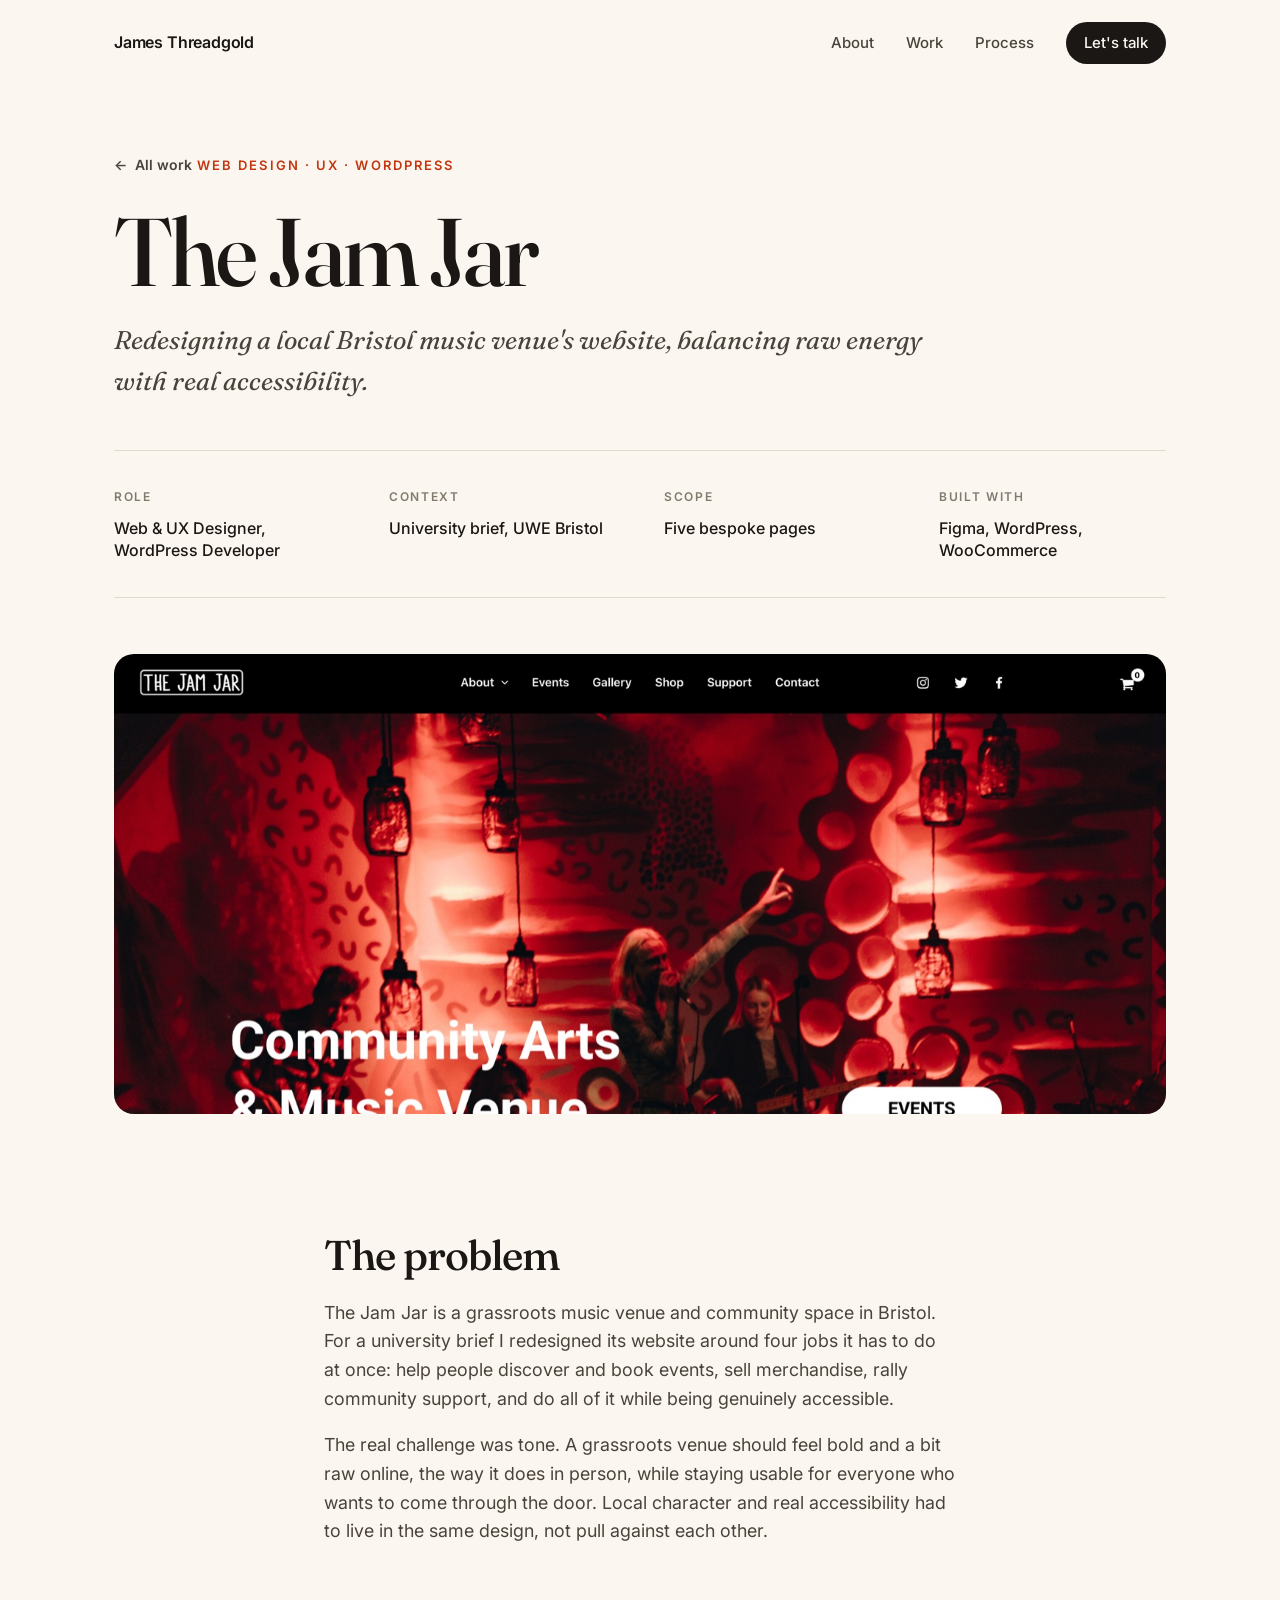
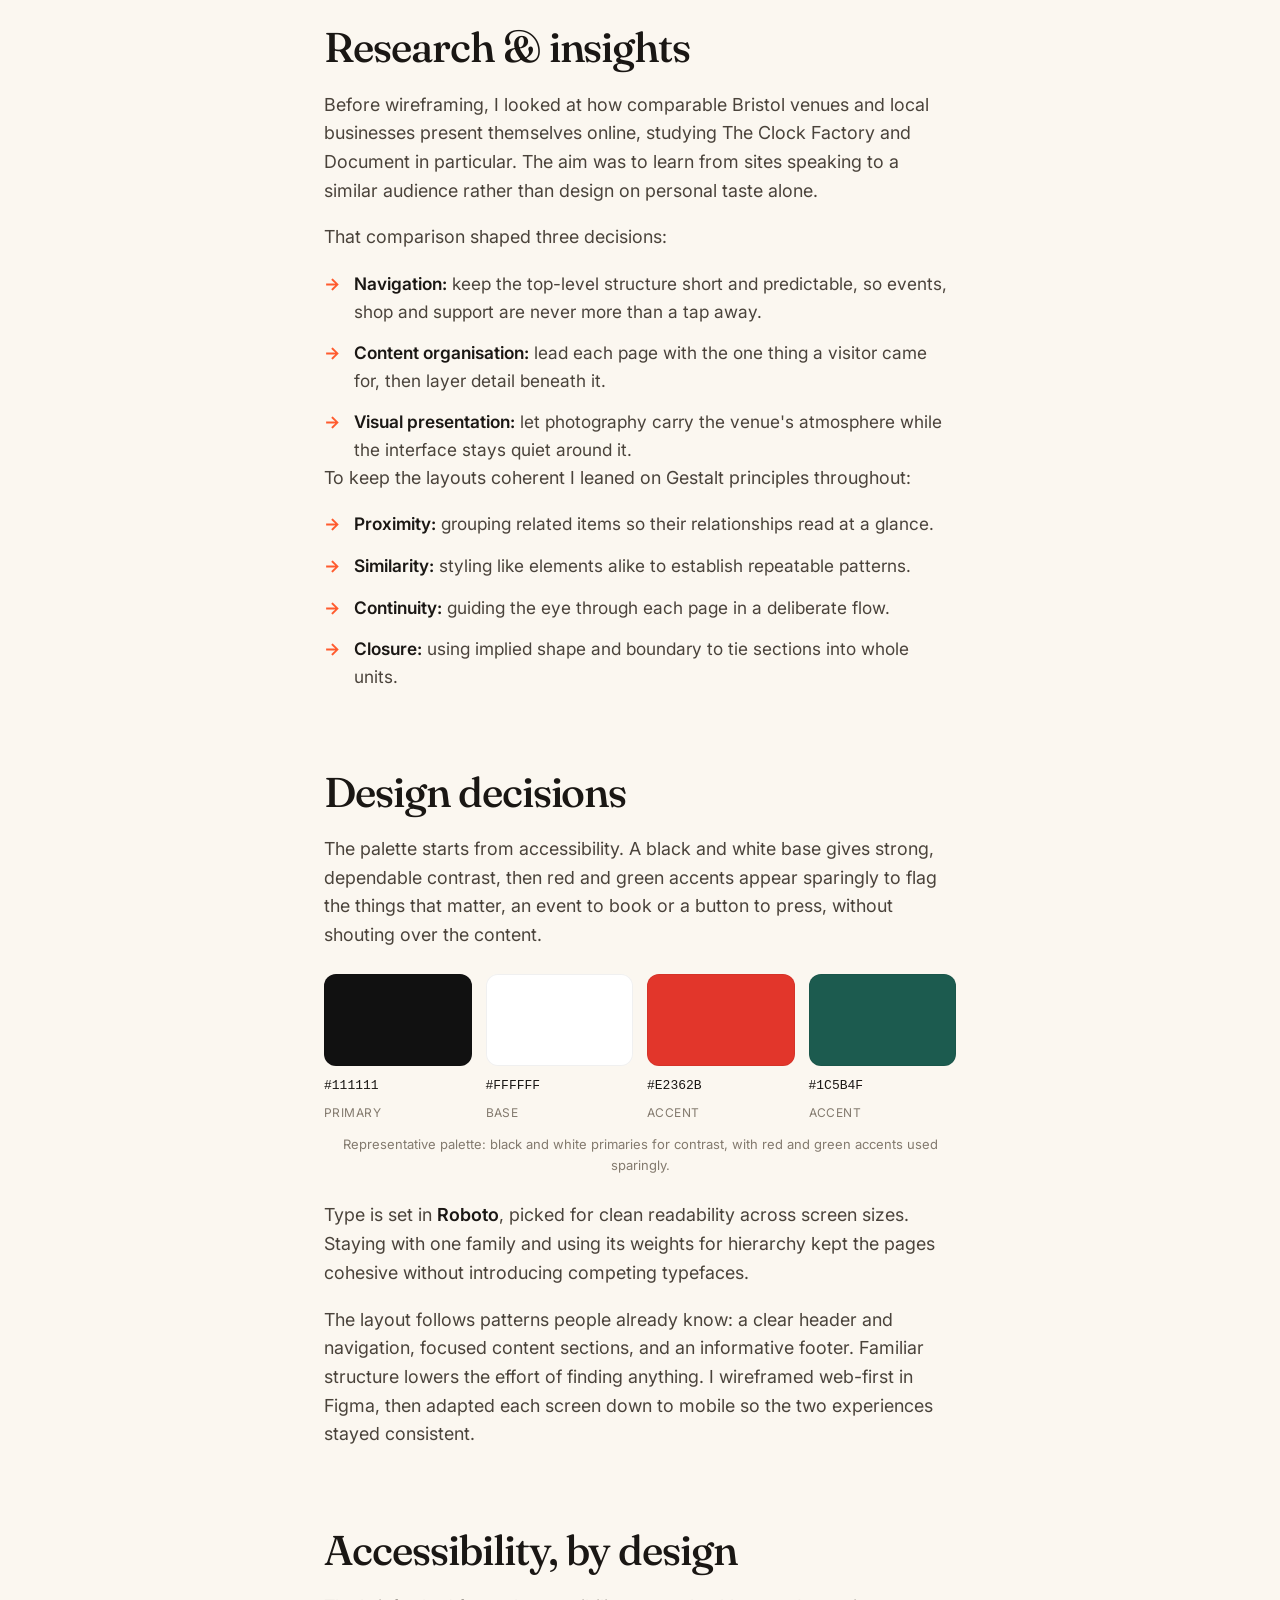
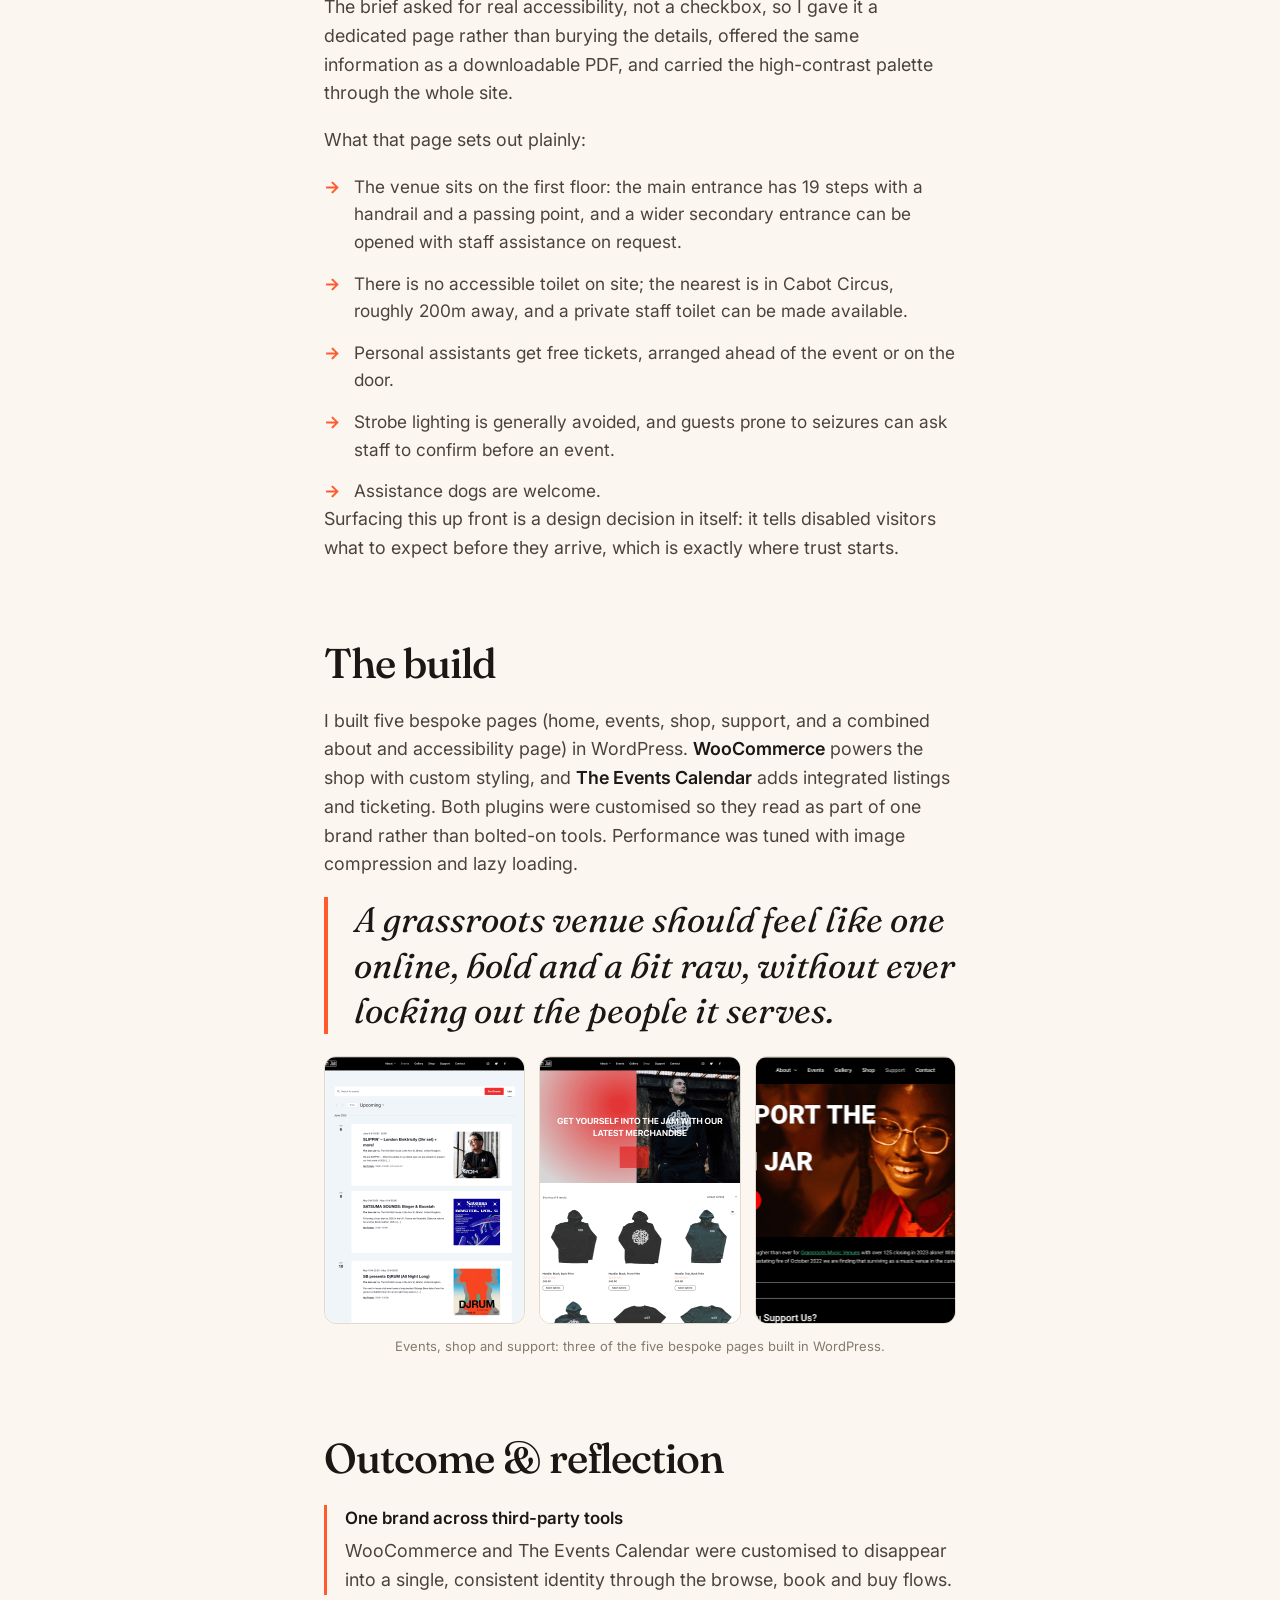
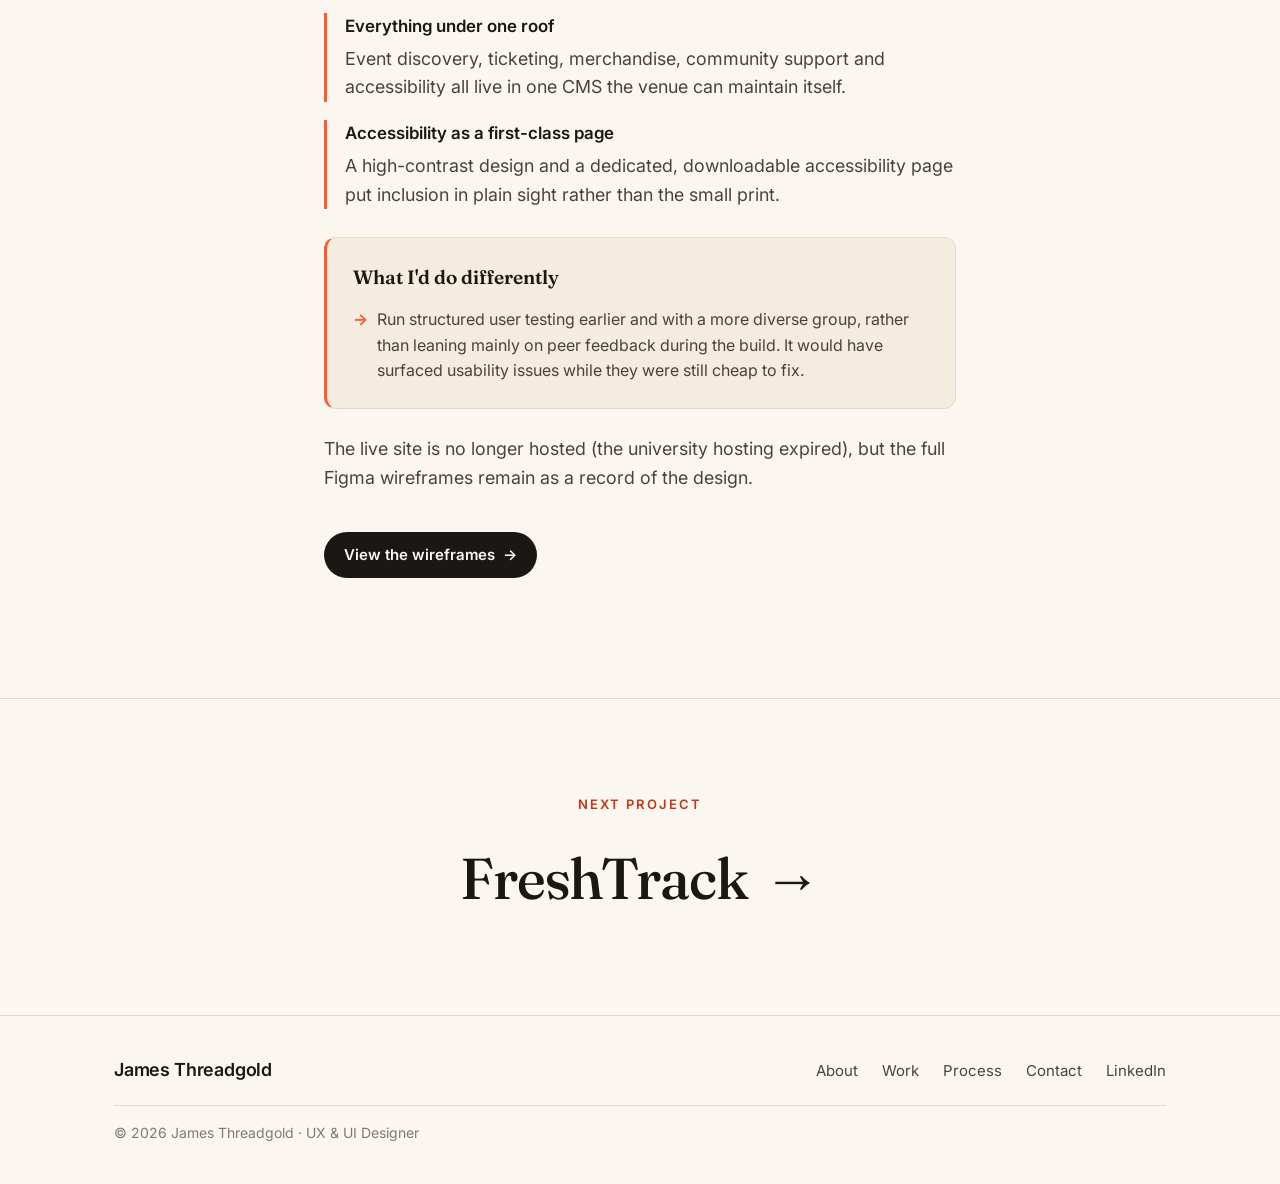
<file: work/the-jam-jar/index.html>
<!DOCTYPE html>
<html lang="en-GB">
<head>
  <meta charset="UTF-8">
  <meta name="viewport" content="width=device-width, initial-scale=1.0">
  <title>The Jam Jar Case Study | James Threadgold</title>
  <meta name="description" content="Redesigning a Bristol music venue's website to balance raw local energy with real accessibility: events, ticketing and a WooCommerce shop.">
  <meta name="theme-color" content="#FBF7F0">
  <link rel="icon" href="/favicon.svg" type="image/svg+xml">
  <link rel="icon" href="/favicon-32.png" sizes="32x32" type="image/png">
  <link rel="apple-touch-icon" href="/apple-touch-icon.png">
  <link rel="manifest" href="/site.webmanifest">

  <link rel="canonical" href="https://jamesthreadgold.co.uk/work/the-jam-jar/">
  <meta property="og:site_name" content="James Threadgold">
  <meta property="og:type" content="article">
  <meta property="og:url" content="https://jamesthreadgold.co.uk/work/the-jam-jar/">
  <meta property="og:title" content="The Jam Jar Case Study | James Threadgold">
  <meta property="og:description" content="Redesigning a Bristol music venue's website to balance raw local energy with real accessibility: events, ticketing and a WooCommerce shop.">
  <meta property="og:image" content="https://jamesthreadgold.co.uk/assets/og/og-the-jam-jar.png">
  <meta property="og:image:width" content="1200">
  <meta property="og:image:height" content="630">
  <meta property="og:image:alt" content="The Jam Jar: case study by James Threadgold">
  <meta name="twitter:card" content="summary_large_image">
  <meta name="twitter:title" content="The Jam Jar Case Study | James Threadgold">
  <meta name="twitter:description" content="Redesigning a Bristol music venue's website to balance raw local energy with real accessibility: events, ticketing and a WooCommerce shop.">
  <meta name="twitter:image" content="https://jamesthreadgold.co.uk/assets/og/og-the-jam-jar.png">

  <link rel="preconnect" href="https://fonts.googleapis.com">
  <link rel="preconnect" href="https://fonts.gstatic.com" crossorigin>
  <link href="https://fonts.googleapis.com/css2?family=Fraunces:ital,opsz,wght@0,9..144,400;0,9..144,500;0,9..144,600;1,9..144,400;1,9..144,500&family=Inter:wght@400;500;600;700&display=swap" rel="stylesheet">
  <link rel="stylesheet" href="/css/styles.css?v=20261014">

  <!-- Structured data -->
  <script type="application/ld+json">
  {
    "@context": "https://schema.org",
    "@graph": [
      {
        "@type": "BreadcrumbList",
        "itemListElement": [
          { "@type": "ListItem", "position": 1, "name": "Home", "item": "https://jamesthreadgold.co.uk/" },
          { "@type": "ListItem", "position": 2, "name": "Work", "item": "https://jamesthreadgold.co.uk/#work" },
          { "@type": "ListItem", "position": 3, "name": "The Jam Jar", "item": "https://jamesthreadgold.co.uk/work/the-jam-jar/" }
        ]
      },
      {
        "@type": "CreativeWork",
        "name": "The Jam Jar",
        "headline": "The Jam Jar Case Study",
        "url": "https://jamesthreadgold.co.uk/work/the-jam-jar/",
        "image": "https://jamesthreadgold.co.uk/assets/og/og-the-jam-jar.png",
        "description": "Redesigning a Bristol music venue's website to balance raw local energy with real accessibility: events, ticketing and a WooCommerce shop.",
        "inLanguage": "en-GB",
        "creator": { "@type": "Person", "name": "James Threadgold", "url": "https://jamesthreadgold.co.uk/" }
      }
    ]
  }
  </script>
</head>
<body>
  <div class="cursor" id="cursor" aria-hidden="true"></div>
  <div class="progress" id="progress" aria-hidden="true"></div>
  <a href="#main" class="skip">Skip to content</a>

  <header class="header" id="header">
    <div class="wrap nav">
      <a href="/#hero" class="brand" data-magnetic>
        <span class="brand-name">James&nbsp;Threadgold</span>
      </a>
      <nav class="nav-links" id="navLinks" aria-label="Primary">
        <a href="/#about">About</a>
        <a href="/#work">Work</a>
        <a href="/#process">Process</a>
        <a href="/contact/" class="nav-cta" data-magnetic>Let's talk</a>
      </nav>
      <button class="menu-toggle" id="menuToggle" aria-label="Menu" aria-expanded="false">
        <span></span><span></span>
      </button>
    </div>
  </header>

  <main id="main">
    <section class="cs-hero">
      <div class="wrap">
        <a href="/#work" class="cs-back"><span class="arrow">←</span> All work</a>
        <span class="eyebrow">Web design · UX · WordPress</span>
        <h1 class="cs-title">The Jam Jar</h1>
        <p class="cs-tagline">Redesigning a local Bristol music venue's website, balancing raw energy with real accessibility.</p>

        <dl class="cs-meta reveal">
          <div><dt>Role</dt><dd>Web &amp; UX Designer, WordPress Developer</dd></div>
          <div><dt>Context</dt><dd>University brief, UWE Bristol</dd></div>
          <div><dt>Scope</dt><dd>Five bespoke pages</dd></div>
          <div><dt>Built with</dt><dd>Figma, WordPress, WooCommerce</dd></div>
        </dl>

        <div class="cs-cover tone-4 reveal"><img src="/assets/work/jj-cover.jpg" srcset="/assets/work/jj-cover-sm.jpg 1040w, /assets/work/jj-cover.jpg 1430w" sizes="(max-width: 1180px) 100vw, 1052px" alt="The Jam Jar homepage: 'Community Arts & Music Venue' over a live gig photo" decoding="async"></div>
      </div>
    </section>

    <section class="cs-body">
      <div class="wrap cs-prose">
        <div class="cs-block reveal">
          <h2>The problem</h2>
          <p>The Jam Jar is a grassroots music venue and community space in Bristol. For a university brief I redesigned its website around four jobs it has to do at once: help people discover and book events, sell merchandise, rally community support, and do all of it while being genuinely accessible.</p>
          <p>The real challenge was tone. A grassroots venue should feel bold and a bit raw online, the way it does in person, while staying usable for everyone who wants to come through the door. Local character and real accessibility had to live in the same design, not pull against each other.</p>
        </div>

        <div class="cs-block reveal">
          <h2>Research &amp; insights</h2>
          <p>Before wireframing, I looked at how comparable Bristol venues and local businesses present themselves online, studying <a href="https://www.clockfactorybristol.com" target="_blank" rel="noopener">The Clock Factory</a> and <a href="https://document-bristol.com" target="_blank" rel="noopener">Document</a> in particular. The aim was to learn from sites speaking to a similar audience rather than design on personal taste alone.</p>
          <p>That comparison shaped three decisions:</p>
          <ul class="cs-list">
            <li><strong>Navigation:</strong> keep the top-level structure short and predictable, so events, shop and support are never more than a tap away.</li>
            <li><strong>Content organisation:</strong> lead each page with the one thing a visitor came for, then layer detail beneath it.</li>
            <li><strong>Visual presentation:</strong> let photography carry the venue's atmosphere while the interface stays quiet around it.</li>
          </ul>
          <p>To keep the layouts coherent I leaned on Gestalt principles throughout:</p>
          <ul class="cs-list">
            <li><strong>Proximity:</strong> grouping related items so their relationships read at a glance.</li>
            <li><strong>Similarity:</strong> styling like elements alike to establish repeatable patterns.</li>
            <li><strong>Continuity:</strong> guiding the eye through each page in a deliberate flow.</li>
            <li><strong>Closure:</strong> using implied shape and boundary to tie sections into whole units.</li>
          </ul>
        </div>

        <div class="cs-block reveal">
          <h2>Design decisions</h2>
          <p>The palette starts from accessibility. A black and white base gives strong, dependable contrast, then red and green accents appear sparingly to flag the things that matter, an event to book or a button to press, without shouting over the content.</p>
          <ul class="cs-swatches">
            <li class="cs-swatch"><span class="cs-swatch__chip" style="background:#111111;"></span><span class="cs-swatch__hex">#111111</span><span class="cs-swatch__role">Primary</span></li>
            <li class="cs-swatch"><span class="cs-swatch__chip" style="background:#FFFFFF;"></span><span class="cs-swatch__hex">#FFFFFF</span><span class="cs-swatch__role">Base</span></li>
            <li class="cs-swatch"><span class="cs-swatch__chip" style="background:#E2362B;"></span><span class="cs-swatch__hex">#E2362B</span><span class="cs-swatch__role">Accent</span></li>
            <li class="cs-swatch"><span class="cs-swatch__chip" style="background:#1C5B4F;"></span><span class="cs-swatch__hex">#1C5B4F</span><span class="cs-swatch__role">Accent</span></li>
          </ul>
          <figcaption class="cs-figcaption">Representative palette: black and white primaries for contrast, with red and green accents used sparingly.</figcaption>
          <p class="cs-gap">Type is set in <strong>Roboto</strong>, picked for clean readability across screen sizes. Staying with one family and using its weights for hierarchy kept the pages cohesive without introducing competing typefaces.</p>
          <p>The layout follows patterns people already know: a clear header and navigation, focused content sections, and an informative footer. Familiar structure lowers the effort of finding anything. I wireframed web-first in Figma, then adapted each screen down to mobile so the two experiences stayed consistent.</p>
        </div>

        <div class="cs-block reveal">
          <h2>Accessibility, by design</h2>
          <p>The brief asked for real accessibility, not a checkbox, so I gave it a dedicated page rather than burying the details, offered the same information as a downloadable PDF, and carried the high-contrast palette through the whole site.</p>
          <p>What that page sets out plainly:</p>
          <ul class="cs-list">
            <li>The venue sits on the first floor: the main entrance has 19 steps with a handrail and a passing point, and a wider secondary entrance can be opened with staff assistance on request.</li>
            <li>There is no accessible toilet on site; the nearest is in Cabot Circus, roughly 200m away, and a private staff toilet can be made available.</li>
            <li>Personal assistants get free tickets, arranged ahead of the event or on the door.</li>
            <li>Strobe lighting is generally avoided, and guests prone to seizures can ask staff to confirm before an event.</li>
            <li>Assistance dogs are welcome.</li>
          </ul>
          <p>Surfacing this up front is a design decision in itself: it tells disabled visitors what to expect before they arrive, which is exactly where trust starts.</p>
        </div>

        <div class="cs-block reveal">
          <h2>The build</h2>
          <p>I built five bespoke pages (home, events, shop, support, and a combined about and accessibility page) in WordPress. <strong>WooCommerce</strong> powers the shop with custom styling, and <strong>The Events Calendar</strong> adds integrated listings and ticketing. Both plugins were customised so they read as part of one brand rather than bolted-on tools. Performance was tuned with image compression and lazy loading.</p>
          <blockquote class="cs-quote">A grassroots venue should feel like one online, bold and a bit raw, without ever locking out the people it serves.</blockquote>
          <div class="cs-gallery">
            <figure><img src="/assets/work/jj-V64KdY.png" alt="The Jam Jar events page listing upcoming gigs with ticket links" loading="lazy"></figure>
            <figure><img src="/assets/work/jj-E9kTvR.png" alt="The Jam Jar WooCommerce shop page with branded hoodie merchandise" loading="lazy"></figure>
            <figure><img src="/assets/work/jj-hHcflA.png" alt="The Jam Jar support page encouraging donations to the grassroots venue" loading="lazy"></figure>
          </div>
          <figcaption class="cs-figcaption">Events, shop and support: three of the five bespoke pages built in WordPress.</figcaption>
        </div>

        <div class="cs-block reveal">
          <h2>Outcome &amp; reflection</h2>
          <div class="cs-wins">
            <div class="cs-win">
              <h3>One brand across third-party tools</h3>
              <p>WooCommerce and The Events Calendar were customised to disappear into a single, consistent identity through the browse, book and buy flows.</p>
            </div>
            <div class="cs-win">
              <h3>Everything under one roof</h3>
              <p>Event discovery, ticketing, merchandise, community support and accessibility all live in one CMS the venue can maintain itself.</p>
            </div>
            <div class="cs-win">
              <h3>Accessibility as a first-class page</h3>
              <p>A high-contrast design and a dedicated, downloadable accessibility page put inclusion in plain sight rather than the small print.</p>
            </div>
          </div>
          <div class="cs-note">
            <h3>What I'd do differently</h3>
            <ul>
              <li>Run structured user testing earlier and with a more diverse group, rather than leaning mainly on peer feedback during the build. It would have surfaced usability issues while they were still cheap to fix.</li>
            </ul>
          </div>
          <p class="cs-gap">The live site is no longer hosted (the university hosting expired), but the full Figma wireframes remain as a record of the design.</p>
          <a class="cs-livelink" href="https://www.figma.com/design/u3EbhVDlrSqRwGXDA8aYSS/The-Jam-JarWireframe" target="_blank" rel="noopener">View the wireframes <span class="arrow">→</span></a>
        </div>
      </div>
    </section>

    <section class="cs-next">
      <div class="wrap">
        <span class="eyebrow">Next project</span><br>
        <a href="/work/freshtrack/" data-magnetic>FreshTrack <span class="arrow">→</span></a>
      </div>
    </section>
  </main>

  <footer class="footer">
    <div class="wrap footer-inner">
      <a href="/#hero" class="brand">James&nbsp;Threadgold</a>
      <nav class="footer-links" aria-label="Footer">
        <a href="/#about">About</a>
        <a href="/#work">Work</a>
        <a href="/#process">Process</a>
        <a href="/contact/">Contact</a>
        <a href="https://www.linkedin.com/in/jamesthreadgold" target="_blank" rel="noopener">LinkedIn</a>
      </nav>
      <p class="footer-meta">© <span id="year">2026</span> James Threadgold · UX &amp; UI Designer</p>
    </div>
  </footer>

  <script src="/js/main.js"></script>
</body>
</html>
</file>
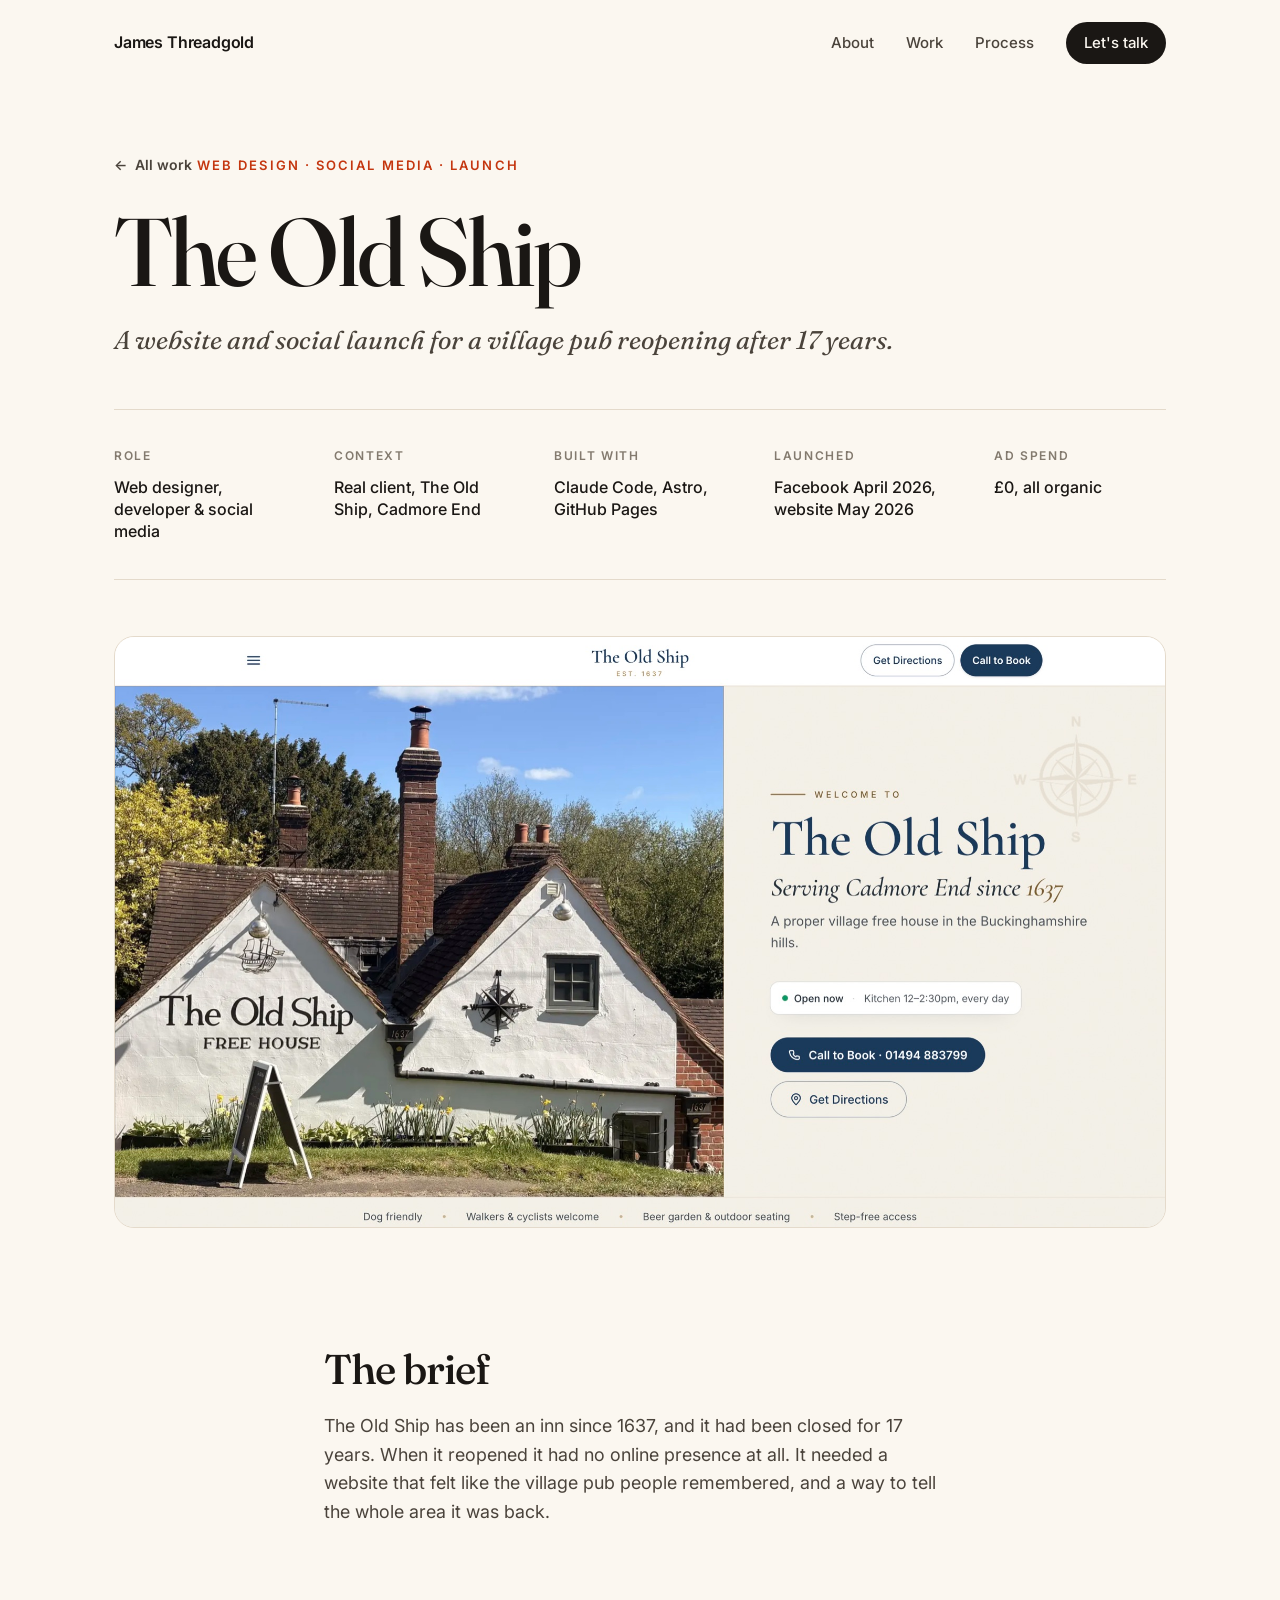
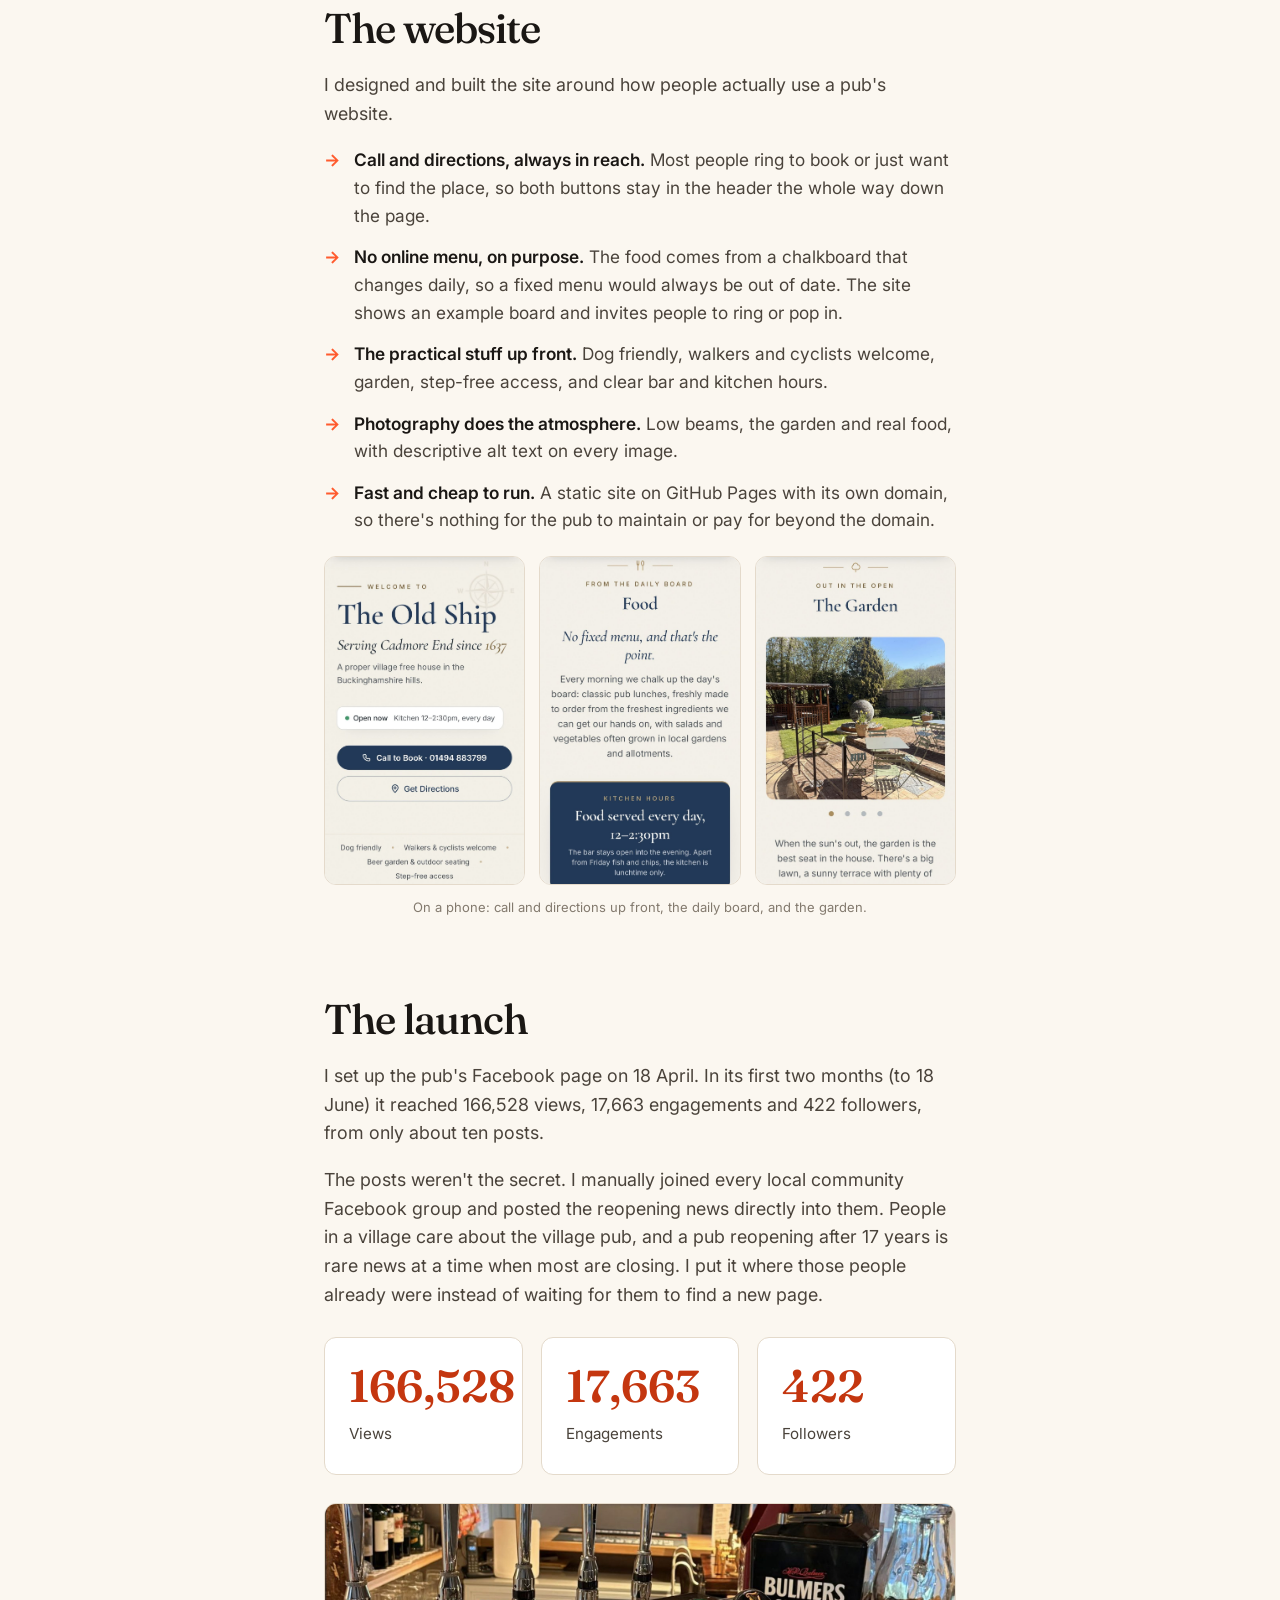
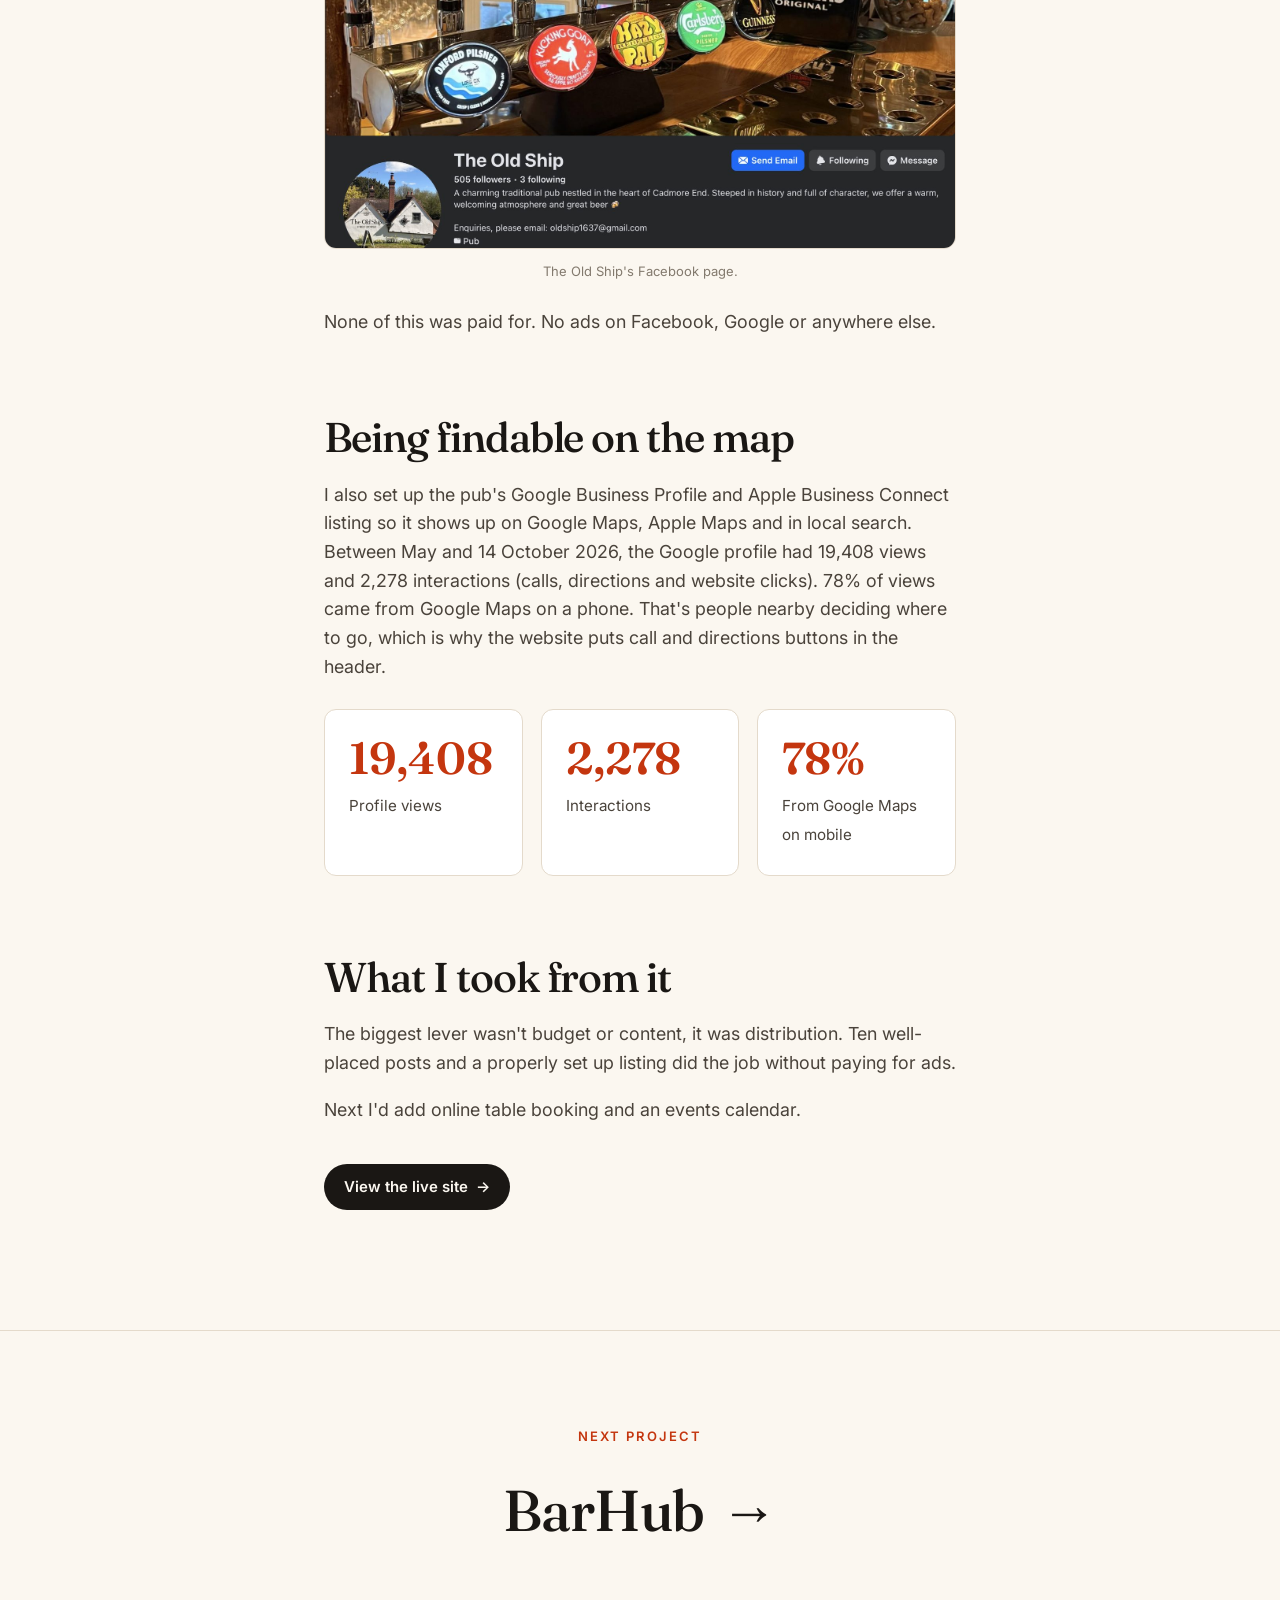
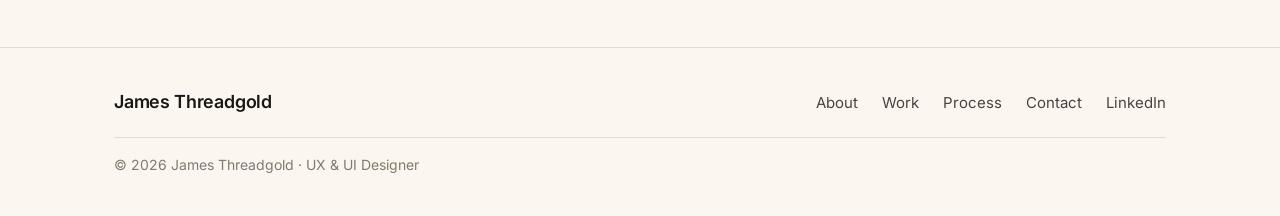
<file: work/the-old-ship/index.html>
<!DOCTYPE html>
<html lang="en-GB">
<head>
  <meta charset="UTF-8">
  <meta name="viewport" content="width=device-width, initial-scale=1.0">
  <title>The Old Ship Case Study | James Threadgold</title>
  <meta name="description" content="A website and social launch for a Buckinghamshire village pub reopening after 17 years shut: 166k Facebook views and 422 followers in two months, with no paid ads.">
  <meta name="theme-color" content="#FBF7F0">
  <link rel="icon" href="/favicon.svg" type="image/svg+xml">
  <link rel="icon" href="/favicon-32.png" sizes="32x32" type="image/png">
  <link rel="apple-touch-icon" href="/apple-touch-icon.png">
  <link rel="manifest" href="/site.webmanifest">

  <link rel="canonical" href="https://jamesthreadgold.co.uk/work/the-old-ship/">
  <!-- OG image is the site default for now. Swap og:image, twitter:image and the
       JSON-LD image below to /assets/og/og-the-old-ship.png (1200x630) once it exists. -->
  <meta property="og:site_name" content="James Threadgold">
  <meta property="og:type" content="article">
  <meta property="og:url" content="https://jamesthreadgold.co.uk/work/the-old-ship/">
  <meta property="og:title" content="The Old Ship Case Study | James Threadgold">
  <meta property="og:description" content="A website and social launch for a Buckinghamshire village pub reopening after 17 years shut: 166k Facebook views and 422 followers in two months, with no paid ads.">
  <meta property="og:image" content="https://jamesthreadgold.co.uk/assets/og/og-default.png">
  <meta property="og:image:width" content="1200">
  <meta property="og:image:height" content="630">
  <meta property="og:image:alt" content="The Old Ship: case study by James Threadgold">
  <meta name="twitter:card" content="summary_large_image">
  <meta name="twitter:title" content="The Old Ship Case Study | James Threadgold">
  <meta name="twitter:description" content="A website and social launch for a Buckinghamshire village pub reopening after 17 years shut: 166k Facebook views and 422 followers in two months, with no paid ads.">
  <meta name="twitter:image" content="https://jamesthreadgold.co.uk/assets/og/og-default.png">

  <link rel="preconnect" href="https://fonts.googleapis.com">
  <link rel="preconnect" href="https://fonts.gstatic.com" crossorigin>
  <link href="https://fonts.googleapis.com/css2?family=Fraunces:ital,opsz,wght@0,9..144,400;0,9..144,500;0,9..144,600;1,9..144,400;1,9..144,500&family=Inter:wght@400;500;600;700&display=swap" rel="stylesheet">
  <link rel="stylesheet" href="/css/styles.css?v=20261014">

  <!-- Structured data -->
  <script type="application/ld+json">
  {
    "@context": "https://schema.org",
    "@graph": [
      {
        "@type": "BreadcrumbList",
        "itemListElement": [
          { "@type": "ListItem", "position": 1, "name": "Home", "item": "https://jamesthreadgold.co.uk/" },
          { "@type": "ListItem", "position": 2, "name": "Work", "item": "https://jamesthreadgold.co.uk/#work" },
          { "@type": "ListItem", "position": 3, "name": "The Old Ship", "item": "https://jamesthreadgold.co.uk/work/the-old-ship/" }
        ]
      },
      {
        "@type": "CreativeWork",
        "name": "The Old Ship",
        "headline": "The Old Ship Case Study",
        "url": "https://jamesthreadgold.co.uk/work/the-old-ship/",
        "image": "https://jamesthreadgold.co.uk/assets/og/og-default.png",
        "description": "A website and social launch for a Buckinghamshire village pub reopening after 17 years shut: 166k Facebook views and 422 followers in two months, with no paid ads.",
        "inLanguage": "en-GB",
        "creator": { "@type": "Person", "name": "James Threadgold", "url": "https://jamesthreadgold.co.uk/" }
      }
    ]
  }
  </script>
</head>
<body>
  <div class="cursor" id="cursor" aria-hidden="true"></div>
  <div class="progress" id="progress" aria-hidden="true"></div>
  <a href="#main" class="skip">Skip to content</a>

  <header class="header" id="header">
    <div class="wrap nav">
      <a href="/#hero" class="brand" data-magnetic>
        <span class="brand-name">James&nbsp;Threadgold</span>
      </a>
      <nav class="nav-links" id="navLinks" aria-label="Primary">
        <a href="/#about">About</a>
        <a href="/#work">Work</a>
        <a href="/#process">Process</a>
        <a href="/contact/" class="nav-cta" data-magnetic>Let's talk</a>
      </nav>
      <button class="menu-toggle" id="menuToggle" aria-label="Menu" aria-expanded="false">
        <span></span><span></span>
      </button>
    </div>
  </header>

  <main id="main">
    <section class="cs-hero">
      <div class="wrap">
        <a href="/#work" class="cs-back"><span class="arrow">←</span> All work</a>
        <span class="eyebrow">Web design · Social media · Launch</span>
        <h1 class="cs-title">The Old Ship</h1>
        <p class="cs-tagline">A website and social launch for a village pub reopening after 17 years.</p>

        <dl class="cs-meta cs-meta--5 reveal">
          <div><dt>Role</dt><dd>Web designer, developer &amp; social media</dd></div>
          <div><dt>Context</dt><dd>Real client, The Old Ship, Cadmore End</dd></div>
          <div><dt>Built with</dt><dd>Claude Code, Astro, GitHub Pages</dd></div>
          <div><dt>Launched</dt><dd>Facebook April 2026, website May 2026</dd></div>
          <div><dt>Ad spend</dt><dd>£0, all organic</dd></div>
        </dl>

        <div class="cs-cover cs-cover--shot reveal"><img src="/assets/work/os-cover.jpg" srcset="/assets/work/os-cover-sm.jpg 1040w, /assets/work/os-cover.jpg 2000w" sizes="(max-width: 1180px) 100vw, 1052px" alt="The Old Ship website homepage: a photo of the white-painted pub beside 'Serving Cadmore End since 1637', with Call to Book and Get Directions buttons" decoding="async"></div>
      </div>
    </section>

    <section class="cs-body">
      <div class="wrap cs-prose">
        <div class="cs-block reveal">
          <h2>The brief</h2>
          <p>The Old Ship has been an inn since 1637, and it had been closed for 17 years. When it reopened it had no online presence at all. It needed a website that felt like the village pub people remembered, and a way to tell the whole area it was back.</p>
        </div>

        <div class="cs-block reveal">
          <h2>The website</h2>
          <p>I designed and built the site around how people actually use a pub's website.</p>
          <ul class="cs-list">
            <li><strong>Call and directions, always in reach.</strong> Most people ring to book or just want to find the place, so both buttons stay in the header the whole way down the page.</li>
            <li><strong>No online menu, on purpose.</strong> The food comes from a chalkboard that changes daily, so a fixed menu would always be out of date. The site shows an example board and invites people to ring or pop in.</li>
            <li><strong>The practical stuff up front.</strong> Dog friendly, walkers and cyclists welcome, garden, step-free access, and clear bar and kitchen hours.</li>
            <li><strong>Photography does the atmosphere.</strong> Low beams, the garden and real food, with descriptive alt text on every image.</li>
            <li><strong>Fast and cheap to run.</strong> A static site on GitHub Pages with its own domain, so there's nothing for the pub to maintain or pay for beyond the domain.</li>
          </ul>
          <div class="cs-gallery cs-gallery--phone">
            <figure><img src="/assets/work/os-mobile-hero.jpg" alt="The Old Ship website on a phone: Call to Book and Get Directions buttons, today's opening status and kitchen hours, with dog friendly, walkers and cyclists welcome, beer garden and step-free access listed underneath" loading="lazy" decoding="async"></figure>
            <figure><img src="/assets/work/os-mobile-food.jpg" alt="The food section on a phone, headed 'No fixed menu, and that's the point', explaining the daily chalkboard and showing kitchen hours" loading="lazy" decoding="async"></figure>
            <figure><img src="/assets/work/os-mobile-garden.jpg" alt="The garden section on a phone, with a photo of the sunny terrace, lawn and pergola" loading="lazy" decoding="async"></figure>
          </div>
          <figcaption class="cs-figcaption">On a phone: call and directions up front, the daily board, and the garden.</figcaption>
        </div>

        <div class="cs-block reveal">
          <h2>The launch</h2>
          <p>I set up the pub's Facebook page on 18 April. In its first two months (to 18 June) it reached 166,528 views, 17,663 engagements and 422 followers, from only about ten posts.</p>
          <p>The posts weren't the secret. I manually joined every local community Facebook group and posted the reopening news directly into them. People in a village care about the village pub, and a pub reopening after 17 years is rare news at a time when most are closing. I put it where those people already were instead of waiting for them to find a new page.</p>
          <div class="cs-outcomes">
            <div class="cs-outcome"><span class="num">166,528</span><span class="lbl">Views</span></div>
            <div class="cs-outcome"><span class="num">17,663</span><span class="lbl">Engagements</span></div>
            <div class="cs-outcome"><span class="num">422</span><span class="lbl">Followers</span></div>
          </div>
          <figure class="cs-stage" style="margin-top:28px;">
            <div class="cs-figure"><img src="/assets/work/os-facebook-page.jpg" alt="The Old Ship's Facebook page, with a cover photo of the beer taps and the pub as its profile picture" loading="lazy" decoding="async"></div>
            <figcaption class="cs-figcaption">The Old Ship's Facebook page.</figcaption>
          </figure>
          <p class="cs-gap">None of this was paid for. No ads on Facebook, Google or anywhere else.</p>
        </div>

        <div class="cs-block reveal">
          <h2>Being findable on the map</h2>
          <p>I also set up the pub's Google Business Profile and Apple Business Connect listing so it shows up on Google Maps, Apple Maps and in local search. Between May and 14 October 2026, the Google profile had 19,408 views and 2,278 interactions (calls, directions and website clicks). 78% of views came from Google Maps on a phone. That's people nearby deciding where to go, which is why the website puts call and directions buttons in the header.</p>
          <div class="cs-outcomes">
            <div class="cs-outcome"><span class="num">19,408</span><span class="lbl">Profile views</span></div>
            <div class="cs-outcome"><span class="num">2,278</span><span class="lbl">Interactions</span></div>
            <div class="cs-outcome"><span class="num">78%</span><span class="lbl">From Google Maps on mobile</span></div>
          </div>
        </div>

        <div class="cs-block reveal">
          <h2>What I took from it</h2>
          <p>The biggest lever wasn't budget or content, it was distribution. Ten well-placed posts and a properly set up listing did the job without paying for ads.</p>
          <p>Next I'd add online table booking and an events calendar.</p>
          <a class="cs-livelink" href="https://theoldship1637.co.uk/" target="_blank" rel="noopener">View the live site <span class="arrow">→</span></a>
        </div>
      </div>
    </section>

    <section class="cs-next">
      <div class="wrap">
        <span class="eyebrow">Next project</span><br>
        <a href="/work/bar-hub/" data-magnetic>BarHub <span class="arrow">→</span></a>
      </div>
    </section>
  </main>

  <footer class="footer">
    <div class="wrap footer-inner">
      <a href="/#hero" class="brand">James&nbsp;Threadgold</a>
      <nav class="footer-links" aria-label="Footer">
        <a href="/#about">About</a>
        <a href="/#work">Work</a>
        <a href="/#process">Process</a>
        <a href="/contact/">Contact</a>
        <a href="https://www.linkedin.com/in/jamesthreadgold" target="_blank" rel="noopener">LinkedIn</a>
      </nav>
      <p class="footer-meta">© <span id="year">2026</span> James Threadgold · UX &amp; UI Designer</p>
    </div>
  </footer>

  <script src="/js/main.js"></script>
</body>
</html>
</file>
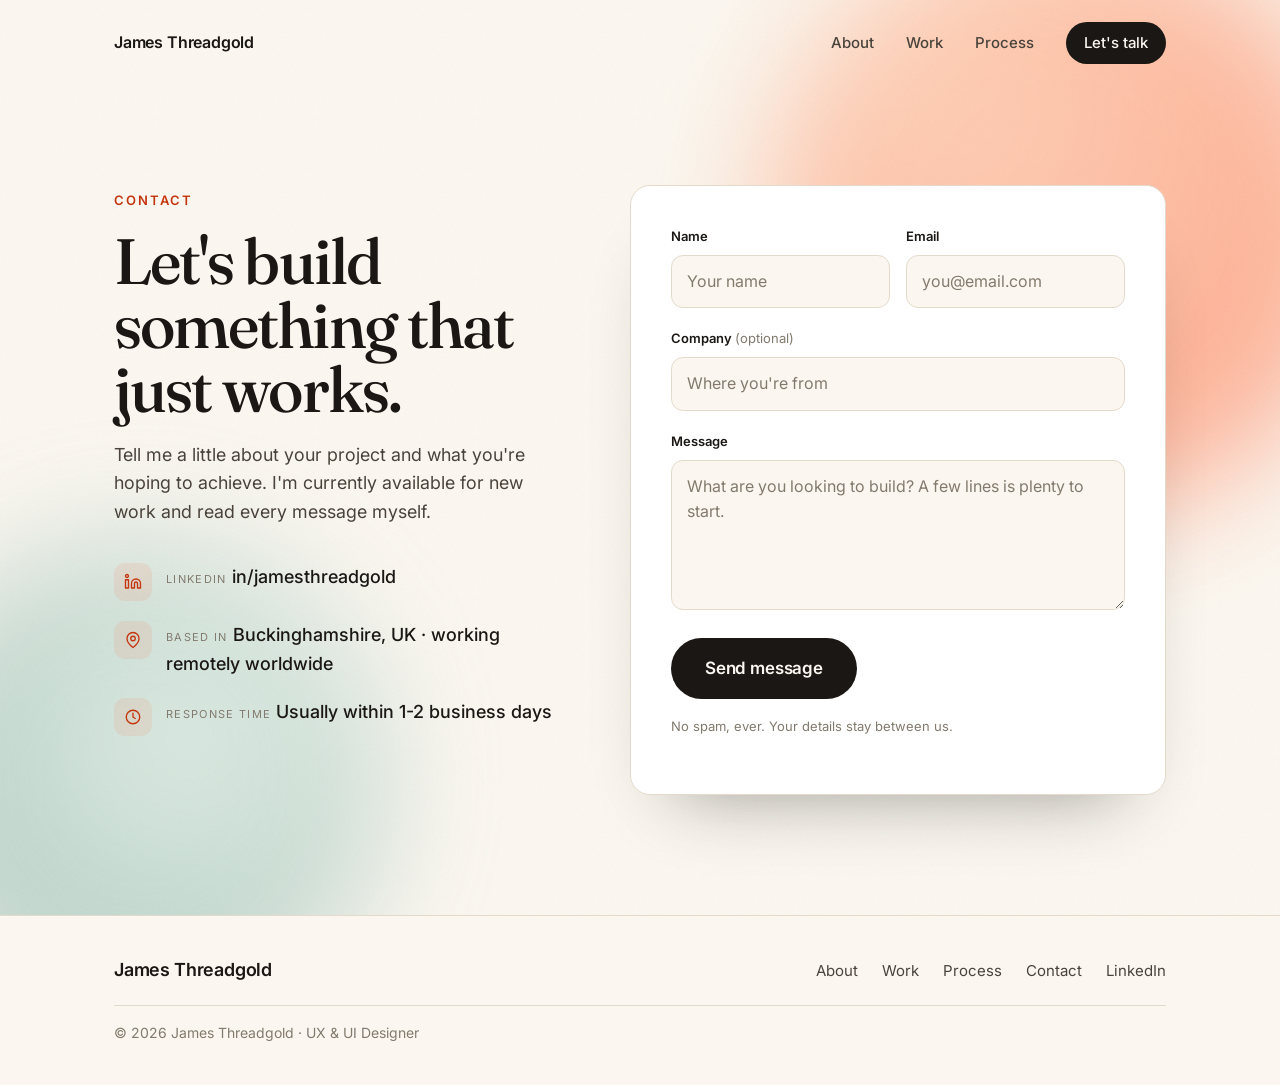
<file: contact.html>
<!DOCTYPE html>
<html lang="en-GB">
<head>
  <meta charset="UTF-8">
  <meta name="viewport" content="width=device-width, initial-scale=1.0">
  <title>Contact | James Threadgold</title>
  <meta name="description" content="Get in touch with James Threadgold, UX & UI designer in Buckinghamshire. Available for new projects, usually replying within 1-2 business days.">
  <meta name="theme-color" content="#FBF7F0">
  <link rel="preconnect" href="https://fonts.googleapis.com">
  <link rel="preconnect" href="https://fonts.gstatic.com" crossorigin>
  <link href="https://fonts.googleapis.com/css2?family=Fraunces:ital,opsz,wght@0,9..144,400;0,9..144,500;0,9..144,600;1,9..144,400;1,9..144,500&family=Inter:wght@400;500;600;700&display=swap" rel="stylesheet">
  <link rel="stylesheet" href="css/styles.css">
</head>
<body>
  <div class="cursor" id="cursor" aria-hidden="true"></div>
  <div class="progress" id="progress" aria-hidden="true"></div>
  <a href="#main" class="skip">Skip to content</a>

  <header class="header" id="header">
    <div class="wrap nav">
      <a href="index.html#hero" class="brand" data-magnetic>
        <span class="brand-name">James&nbsp;Threadgold</span>
      </a>
      <nav class="nav-links" id="navLinks" aria-label="Primary">
        <a href="index.html#about">About</a>
        <a href="index.html#work">Work</a>
        <a href="index.html#process">Process</a>
        <a href="contact.html" class="nav-cta" data-magnetic>Let's talk</a>
      </nav>
      <button class="menu-toggle" id="menuToggle" aria-label="Menu" aria-expanded="false">
        <span></span><span></span>
      </button>
    </div>
  </header>

  <main id="main">
    <section class="contact-hero">
      <div class="hero-bg" aria-hidden="true">
        <span class="blob blob-1"></span>
        <span class="blob blob-2"></span>
        <span class="grain"></span>
      </div>
      <div class="wrap contact-grid">

        <!-- Intro + direct details -->
        <div class="contact-intro reveal">
          <span class="eyebrow">Contact</span>
          <h1>Let's build something that just works.</h1>
          <p class="lead">
            Tell me a little about your project and what you're hoping to achieve.
            I'm currently available for new work and read every message myself.
          </p>
          <ul class="contact-details">
            <li>
              <span class="cd-ico" aria-hidden="true">
                <svg width="18" height="18" viewBox="0 0 24 24" fill="none" stroke="currentColor" stroke-width="1.8" stroke-linecap="round" stroke-linejoin="round"><path d="M16 8a6 6 0 0 1 6 6v6h-4v-6a2 2 0 0 0-4 0v6h-4v-6a6 6 0 0 1 6-6z"/><rect x="2" y="9" width="4" height="11"/><circle cx="4" cy="4" r="2"/></svg>
              </span>
              <span>
                <span class="cd-label">LinkedIn</span>
                <span class="cd-value"><a href="https://www.linkedin.com/in/jamesthreadgold" target="_blank" rel="noopener">in/jamesthreadgold</a></span>
              </span>
            </li>
            <li>
              <span class="cd-ico" aria-hidden="true">
                <svg width="18" height="18" viewBox="0 0 24 24" fill="none" stroke="currentColor" stroke-width="1.8" stroke-linecap="round" stroke-linejoin="round"><path d="M20 10c0 6-8 12-8 12s-8-6-8-12a8 8 0 0 1 16 0z"/><circle cx="12" cy="10" r="3"/></svg>
              </span>
              <span>
                <span class="cd-label">Based in</span>
                <span class="cd-value">Buckinghamshire, UK · working remotely worldwide</span>
              </span>
            </li>
            <li>
              <span class="cd-ico" aria-hidden="true">
                <svg width="18" height="18" viewBox="0 0 24 24" fill="none" stroke="currentColor" stroke-width="1.8" stroke-linecap="round" stroke-linejoin="round"><circle cx="12" cy="12" r="9"/><path d="M12 7v5l3 2"/></svg>
              </span>
              <span>
                <span class="cd-label">Response time</span>
                <span class="cd-value">Usually within 1-2 business days</span>
              </span>
            </li>
          </ul>
        </div>

        <!-- Form -->
        <div class="contact-form-card reveal">
          <form id="contactForm" method="POST" action="https://api.web3forms.com/submit">
            <!-- Web3Forms wiring -->
            <input type="hidden" name="access_key" value="4bfd9030-7967-4bb6-b224-b31759fe3c49">
            <!-- Subject & sender name are managed in the Web3Forms dashboard -->
            <!-- Honeypot spam trap (must stay empty) -->
            <input type="checkbox" name="botcheck" tabindex="-1" autocomplete="off" style="display:none" aria-hidden="true">

            <div class="field-row">
              <div class="field">
                <label for="name">Name</label>
                <input type="text" id="name" name="name" placeholder="Your name" data-required autocomplete="name">
                <span class="err">Please enter your name.</span>
              </div>
              <div class="field">
                <label for="email">Email</label>
                <input type="email" id="email" name="email" placeholder="you@email.com" data-required autocomplete="email">
                <span class="err">Please enter a valid email.</span>
              </div>
            </div>

            <div class="field">
              <label for="company">Company <span class="opt">(optional)</span></label>
              <input type="text" id="company" name="company" placeholder="Where you're from" autocomplete="organization">
            </div>

            <div class="field">
              <label for="message">Message</label>
              <textarea id="message" name="message" placeholder="What are you looking to build? A few lines is plenty to start." data-required></textarea>
              <span class="err">Please add a short message.</span>
            </div>

            <div class="form-actions">
              <button type="submit" class="btn btn-primary btn-lg" data-magnetic>Send message</button>
              <span class="form-note">No spam, ever. Your details stay between us.</span>
            </div>

            <p class="form-status" id="formStatus" role="status" aria-live="polite"></p>
          </form>
        </div>

      </div>
    </section>
  </main>

  <footer class="footer">
    <div class="wrap footer-inner">
      <a href="index.html#hero" class="brand">James&nbsp;Threadgold</a>
      <nav class="footer-links" aria-label="Footer">
        <a href="index.html#about">About</a>
        <a href="index.html#work">Work</a>
        <a href="index.html#process">Process</a>
        <a href="contact.html">Contact</a>
        <a href="https://www.linkedin.com/in/jamesthreadgold" target="_blank" rel="noopener">LinkedIn</a>
      </nav>
      <p class="footer-meta">© <span id="year">2026</span> James Threadgold · UX &amp; UI Designer</p>
    </div>
  </footer>

  <script src="js/main.js"></script>
</body>
</html>
</file>
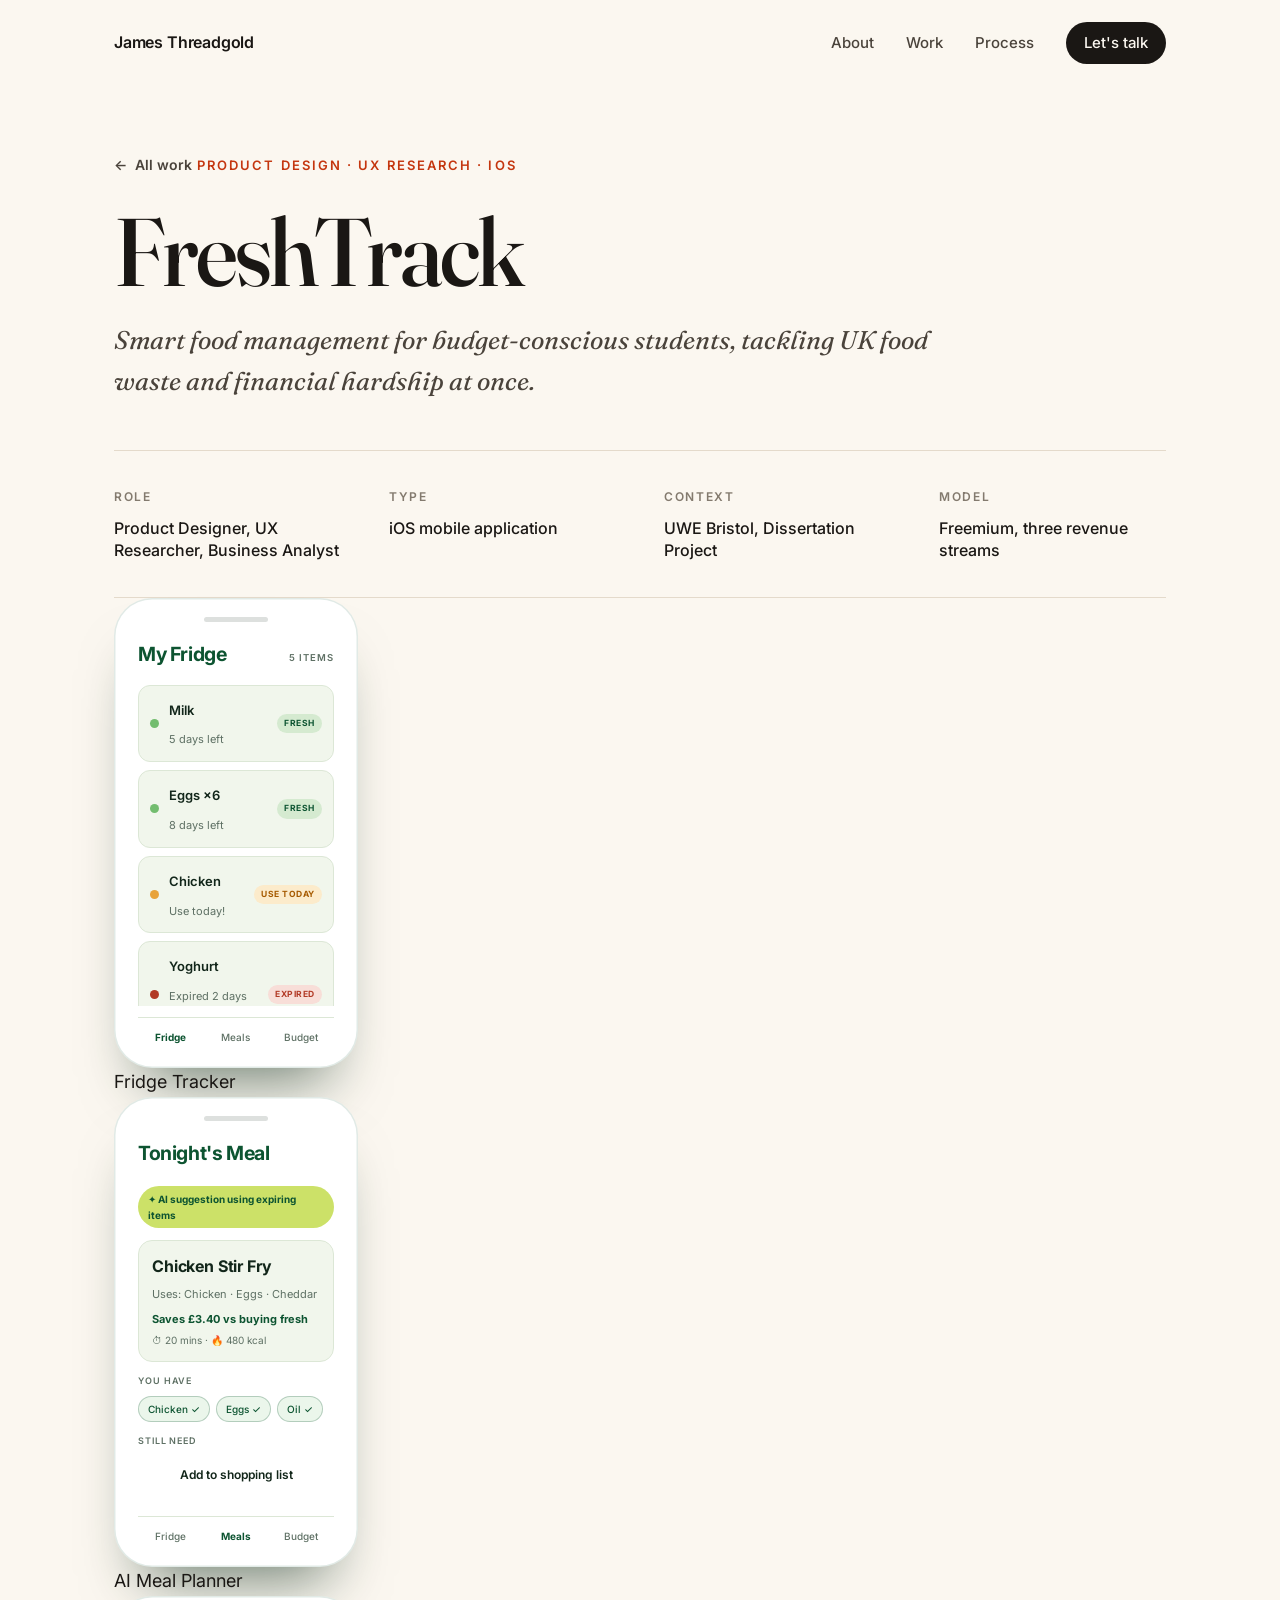
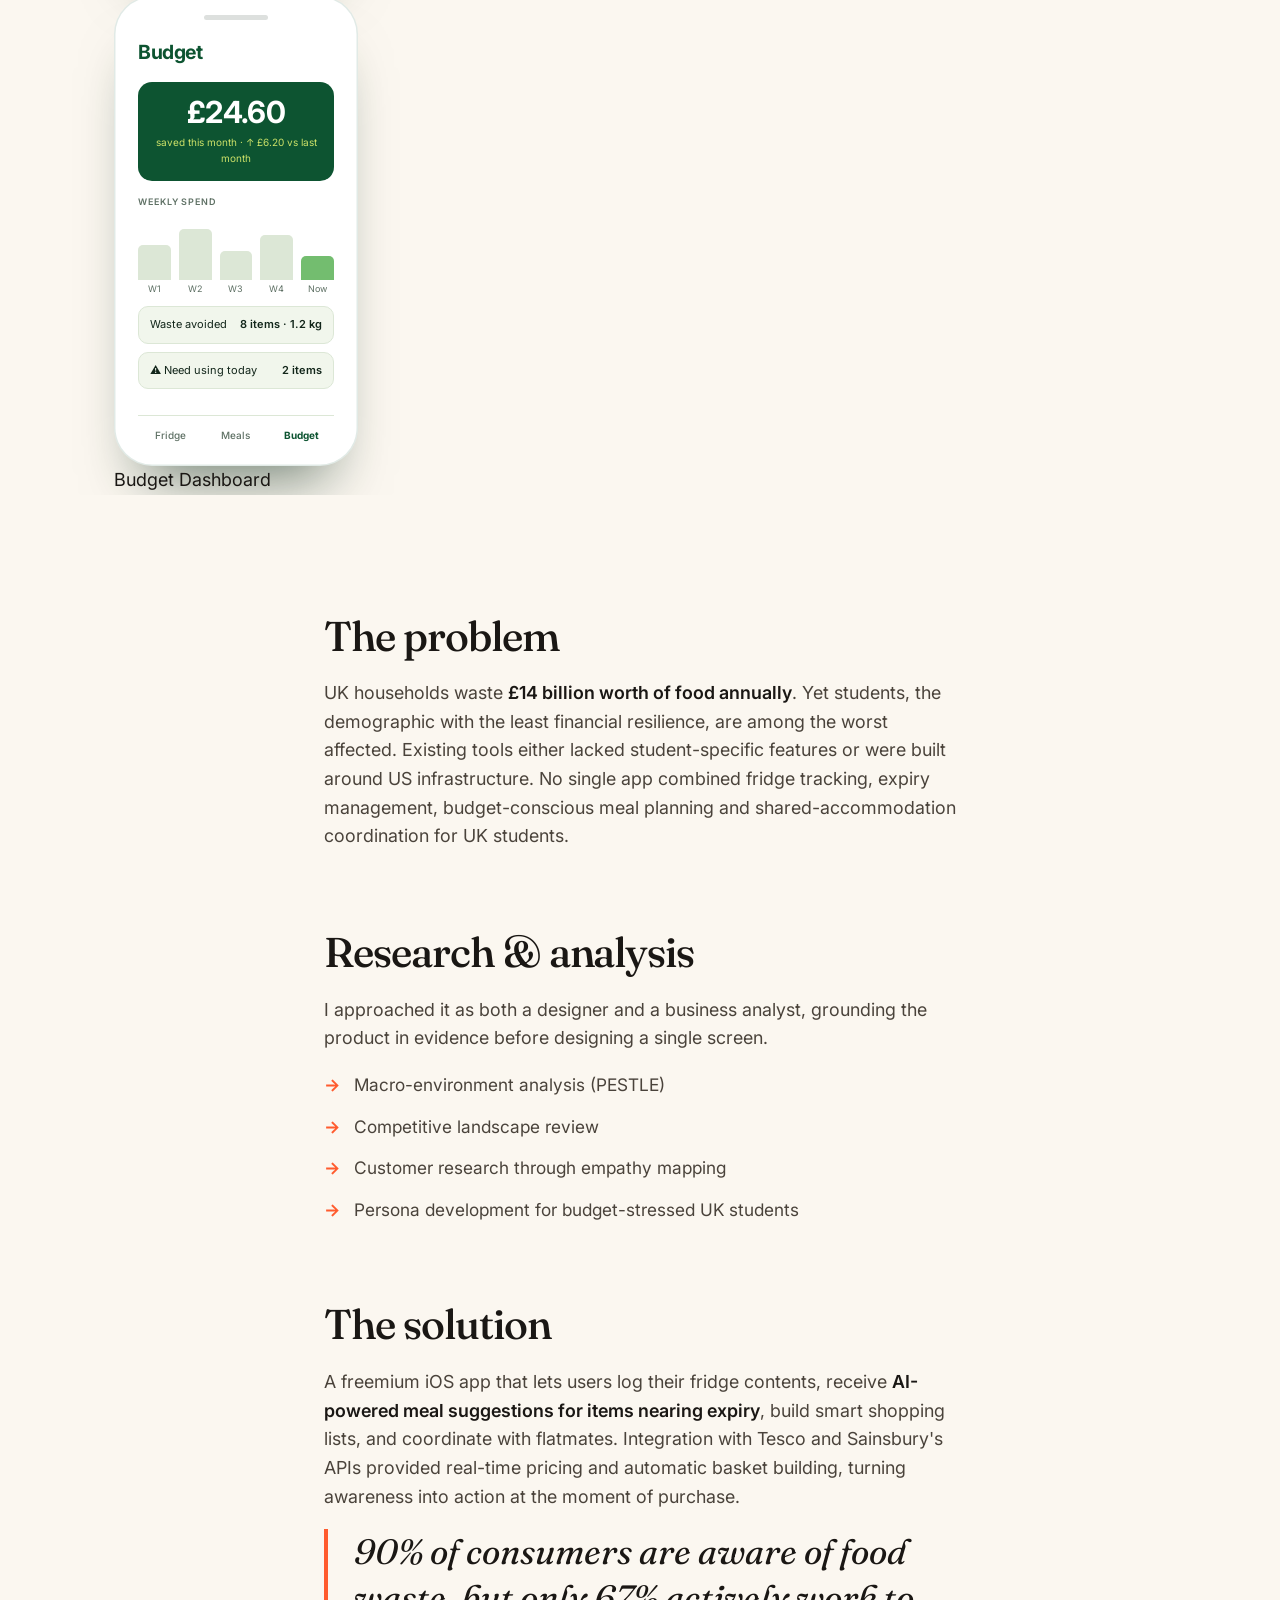
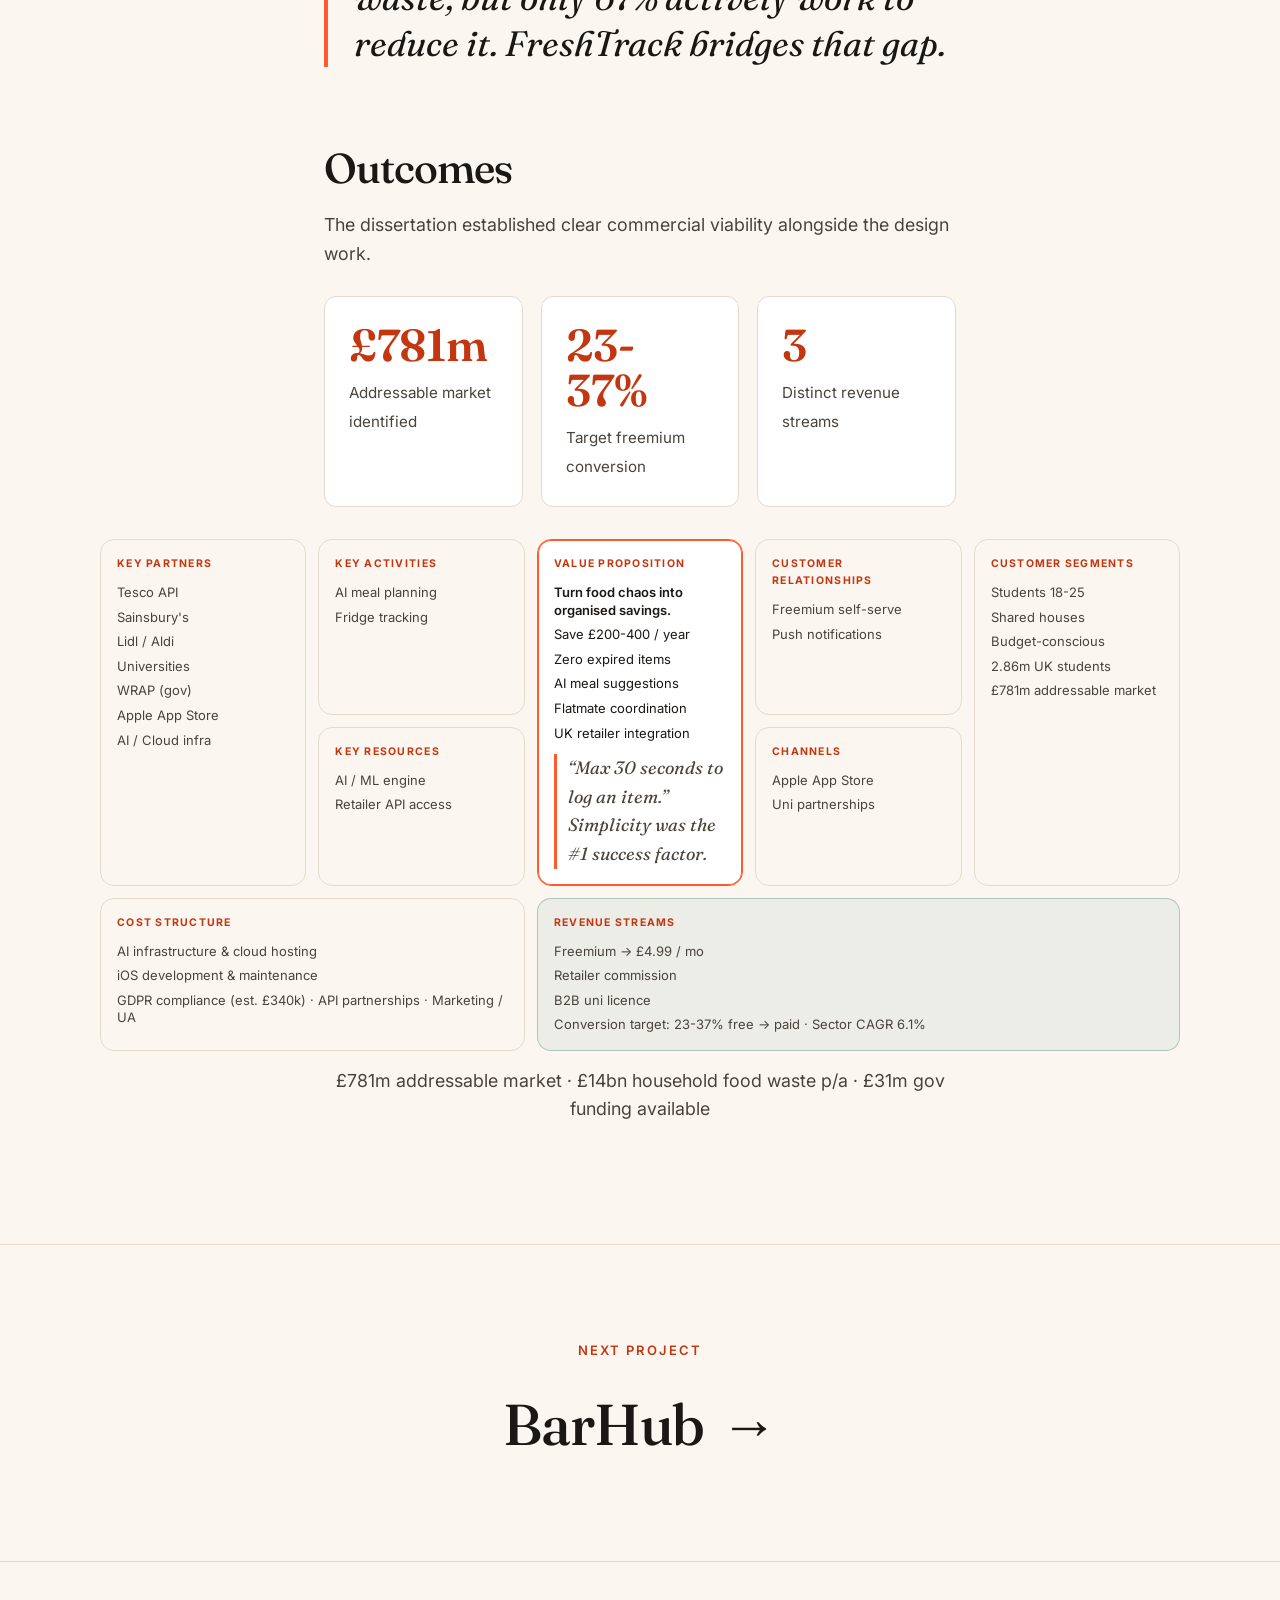
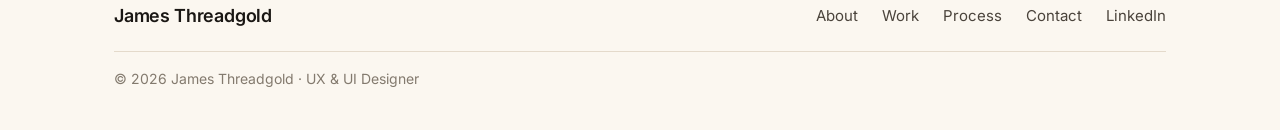
<file: work/freshtrack.html>
<!DOCTYPE html>
<html lang="en-GB">
<head>
  <meta charset="UTF-8">
  <meta name="viewport" content="width=device-width, initial-scale=1.0">
  <title>FreshTrack Case Study | James Threadgold</title>
  <meta name="description" content="A freemium iOS app helping budget-conscious UK students cut food waste with fridge tracking, AI meal suggestions and flatmate coordination.">
  <meta name="theme-color" content="#FBF7F0">
  <link rel="preconnect" href="https://fonts.googleapis.com">
  <link rel="preconnect" href="https://fonts.gstatic.com" crossorigin>
  <link href="https://fonts.googleapis.com/css2?family=Fraunces:ital,opsz,wght@0,9..144,400;0,9..144,500;0,9..144,600;1,9..144,400;1,9..144,500&family=Inter:wght@400;500;600;700&display=swap" rel="stylesheet">
  <link rel="stylesheet" href="../css/styles.css">
</head>
<body>
  <div class="cursor" id="cursor" aria-hidden="true"></div>
  <div class="progress" id="progress" aria-hidden="true"></div>
  <a href="#main" class="skip">Skip to content</a>

  <header class="header" id="header">
    <div class="wrap nav">
      <a href="../index.html#hero" class="brand" data-magnetic>
        <span class="brand-name">James&nbsp;Threadgold</span>
      </a>
      <nav class="nav-links" id="navLinks" aria-label="Primary">
        <a href="../index.html#about">About</a>
        <a href="../index.html#work">Work</a>
        <a href="../index.html#process">Process</a>
        <a href="../contact.html" class="nav-cta" data-magnetic>Let's talk</a>
      </nav>
      <button class="menu-toggle" id="menuToggle" aria-label="Menu" aria-expanded="false">
        <span></span><span></span>
      </button>
    </div>
  </header>

  <main id="main">
    <section class="cs-hero">
      <div class="wrap">
        <a href="../index.html#work" class="cs-back"><span class="arrow">←</span> All work</a>
        <span class="eyebrow">Product design · UX research · iOS</span>
        <h1 class="cs-title">FreshTrack</h1>
        <p class="cs-tagline">Smart food management for budget-conscious students, tackling UK food waste and financial hardship at once.</p>

        <dl class="cs-meta reveal">
          <div><dt>Role</dt><dd>Product Designer, UX Researcher, Business Analyst</dd></div>
          <div><dt>Type</dt><dd>iOS mobile application</dd></div>
          <div><dt>Context</dt><dd>UWE Bristol, Dissertation Project</dd></div>
          <div><dt>Model</dt><dd>Freemium, three revenue streams</dd></div>
        </dl>

        <div class="ft-showcase reveal" role="img" aria-label="FreshTrack app screens: fridge tracker, AI meal planner and budget dashboard">

          <!-- Screen 1: Fridge -->
          <figure class="phone-wrap">
            <div class="phone">
              <div class="phone-screen">
                <div class="ph-head"><span class="ph-h">My Fridge</span><span class="ph-sub">5 items</span></div>
                <div class="ph-body">
                  <div class="ph-item"><span class="ph-dot fresh-dot"></span><span class="ph-item-main"><span class="ph-item-name">Milk</span><br><span class="ph-item-sub">5 days left</span></span><span class="ph-pill fresh">Fresh</span></div>
                  <div class="ph-item"><span class="ph-dot fresh-dot"></span><span class="ph-item-main"><span class="ph-item-name">Eggs ×6</span><br><span class="ph-item-sub">8 days left</span></span><span class="ph-pill fresh">Fresh</span></div>
                  <div class="ph-item"><span class="ph-dot use-dot"></span><span class="ph-item-main"><span class="ph-item-name">Chicken</span><br><span class="ph-item-sub">Use today!</span></span><span class="ph-pill use">Use today</span></div>
                  <div class="ph-item"><span class="ph-dot exp-dot"></span><span class="ph-item-main"><span class="ph-item-name">Yoghurt</span><br><span class="ph-item-sub">Expired 2 days ago</span></span><span class="ph-pill exp">Expired</span></div>
                  <div class="ph-item"><span class="ph-dot fresh-dot"></span><span class="ph-item-main"><span class="ph-item-name">Cheddar</span><br><span class="ph-item-sub">12 days left</span></span><span class="ph-pill fresh">Fresh</span></div>
                  <span class="ph-btn ghost">+ Add item</span>
                </div>
                <div class="ph-tabs"><span class="ph-tab active">Fridge</span><span class="ph-tab">Meals</span><span class="ph-tab">Budget</span></div>
              </div>
            </div>
            <figcaption class="phone-cap">Fridge Tracker</figcaption>
          </figure>

          <!-- Screen 2: Meals -->
          <figure class="phone-wrap">
            <div class="phone">
              <div class="phone-screen">
                <div class="ph-head"><span class="ph-h">Tonight's Meal</span></div>
                <div class="ph-body">
                  <span class="ph-ai">✦ AI suggestion using expiring items</span>
                  <div class="ph-meal">
                    <h4>Chicken Stir Fry</h4>
                    <div class="uses">Uses: Chicken · Eggs · Cheddar</div>
                    <div class="save">Saves £3.40 vs buying fresh</div>
                    <div class="meta">⏱ 20 mins · 🔥 480 kcal</div>
                  </div>
                  <div class="ph-label">You have</div>
                  <div class="ph-tags"><span class="ph-tag have">Chicken ✓</span><span class="ph-tag have">Eggs ✓</span><span class="ph-tag have">Oil ✓</span></div>
                  <div class="ph-label">Still need</div>
                  <div class="ph-tags"><span class="ph-tag need">Soy sauce</span><span class="ph-tag need">Spring onion</span></div>
                </div>
                <span class="ph-btn accent" style="margin-bottom:11px;">Add to shopping list</span>
                <div class="ph-tabs"><span class="ph-tab">Fridge</span><span class="ph-tab active">Meals</span><span class="ph-tab">Budget</span></div>
              </div>
            </div>
            <figcaption class="phone-cap">AI Meal Planner</figcaption>
          </figure>

          <!-- Screen 3: Budget -->
          <figure class="phone-wrap">
            <div class="phone">
              <div class="phone-screen">
                <div class="ph-head"><span class="ph-h">Budget</span></div>
                <div class="ph-body">
                  <div class="ph-savecard">
                    <div class="ph-savenum">£24.60</div>
                    <div class="ph-savelbl">saved this month · ↑ £6.20 vs last month</div>
                  </div>
                  <div class="ph-label">Weekly spend</div>
                  <div class="ph-bars">
                    <span class="bar" style="height:55%"><span>W1</span></span>
                    <span class="bar" style="height:80%"><span>W2</span></span>
                    <span class="bar" style="height:45%"><span>W3</span></span>
                    <span class="bar" style="height:70%"><span>W4</span></span>
                    <span class="bar now" style="height:38%"><span>Now</span></span>
                  </div>
                  <div class="ph-row"><span>Waste avoided</span><b>8 items · 1.2 kg</b></div>
                  <div class="ph-row warn"><span>⚠ Need using today</span><b>2 items</b></div>
                  <div class="ph-label">£35 weekly budget</div>
                  <div class="ph-prog"><i style="width:83%"></i></div>
                </div>
                <div class="ph-tabs"><span class="ph-tab">Fridge</span><span class="ph-tab">Meals</span><span class="ph-tab active">Budget</span></div>
              </div>
            </div>
            <figcaption class="phone-cap">Budget Dashboard</figcaption>
          </figure>

        </div>
      </div>
    </section>

    <section class="cs-body">
      <div class="wrap cs-prose">
        <div class="cs-block reveal">
          <h2>The problem</h2>
          <p>UK households waste <strong>£14 billion worth of food annually</strong>. Yet students, the demographic with the least financial resilience, are among the worst affected. Existing tools either lacked student-specific features or were built around US infrastructure. No single app combined fridge tracking, expiry management, budget-conscious meal planning and shared-accommodation coordination for UK students.</p>
        </div>

        <div class="cs-block reveal">
          <h2>Research &amp; analysis</h2>
          <p>I approached it as both a designer and a business analyst, grounding the product in evidence before designing a single screen.</p>
          <ul class="cs-list">
            <li>Macro-environment analysis (PESTLE)</li>
            <li>Competitive landscape review</li>
            <li>Customer research through empathy mapping</li>
            <li>Persona development for budget-stressed UK students</li>
          </ul>
        </div>

        <div class="cs-block reveal">
          <h2>The solution</h2>
          <p>A freemium iOS app that lets users log their fridge contents, receive <strong>AI-powered meal suggestions for items nearing expiry</strong>, build smart shopping lists, and coordinate with flatmates. Integration with Tesco and Sainsbury's APIs provided real-time pricing and automatic basket building, turning awareness into action at the moment of purchase.</p>
          <blockquote class="cs-quote">90% of consumers are aware of food waste, but only 67% actively work to reduce it. FreshTrack bridges that gap.</blockquote>
        </div>

        <div class="cs-block reveal">
          <h2>Outcomes</h2>
          <p>The dissertation established clear commercial viability alongside the design work.</p>
          <div class="cs-outcomes">
            <div class="cs-outcome"><span class="num">£781m</span><span class="lbl">Addressable market identified</span></div>
            <div class="cs-outcome"><span class="num">23-37%</span><span class="lbl">Target freemium conversion</span></div>
            <div class="cs-outcome"><span class="num">3</span><span class="lbl">Distinct revenue streams</span></div>
          </div>
          <div class="bmc cs-figure--wide" style="margin-top:32px;">
            <div class="bmc-cell bmc-kp">
              <h4>Key partners</h4>
              <ul>
                <li>Tesco API</li>
                <li>Sainsbury's</li>
                <li>Lidl / Aldi</li>
                <li>Universities</li>
                <li>WRAP (gov)</li>
                <li>Apple App Store</li>
                <li>AI / Cloud infra</li>
              </ul>
            </div>
            <div class="bmc-cell bmc-ka">
              <h4>Key activities</h4>
              <ul><li>AI meal planning</li><li>Fridge tracking</li></ul>
            </div>
            <div class="bmc-cell bmc-kr">
              <h4>Key resources</h4>
              <ul><li>AI / ML engine</li><li>Retailer API access</li></ul>
            </div>
            <div class="bmc-cell bmc-vp">
              <h4>Value proposition</h4>
              <ul>
                <li><strong>Turn food chaos into organised savings.</strong></li>
                <li>Save £200-400 / year</li>
                <li>Zero expired items</li>
                <li>AI meal suggestions</li>
                <li>Flatmate coordination</li>
                <li>UK retailer integration</li>
              </ul>
              <p class="bmc-insight">“Max 30 seconds to log an item.” Simplicity was the #1 success factor.</p>
            </div>
            <div class="bmc-cell bmc-cr">
              <h4>Customer relationships</h4>
              <ul><li>Freemium self-serve</li><li>Push notifications</li></ul>
            </div>
            <div class="bmc-cell bmc-ch">
              <h4>Channels</h4>
              <ul><li>Apple App Store</li><li>Uni partnerships</li></ul>
            </div>
            <div class="bmc-cell bmc-cs">
              <h4>Customer segments</h4>
              <ul>
                <li>Students 18-25</li>
                <li>Shared houses</li>
                <li>Budget-conscious</li>
                <li>2.86m UK students</li>
                <li>£781m addressable market</li>
              </ul>
            </div>
            <div class="bmc-cell bmc-cost">
              <h4>Cost structure</h4>
              <ul>
                <li>AI infrastructure &amp; cloud hosting</li>
                <li>iOS development &amp; maintenance</li>
                <li>GDPR compliance (est. £340k) · API partnerships · Marketing / UA</li>
              </ul>
            </div>
            <div class="bmc-cell bmc-rev">
              <h4>Revenue streams</h4>
              <ul>
                <li>Freemium → £4.99 / mo</li>
                <li>Retailer commission</li>
                <li>B2B uni licence</li>
                <li>Conversion target: 23-37% free → paid · Sector CAGR 6.1%</li>
              </ul>
            </div>
          </div>
          <p class="bmc-foot">£781m addressable market · £14bn household food waste p/a · £31m gov funding available</p>
        </div>
      </div>
    </section>

    <section class="cs-next">
      <div class="wrap">
        <span class="eyebrow">Next project</span><br>
        <a href="bar-hub.html" data-magnetic>BarHub <span class="arrow">→</span></a>
      </div>
    </section>
  </main>

  <footer class="footer">
    <div class="wrap footer-inner">
      <a href="../index.html#hero" class="brand">James&nbsp;Threadgold</a>
      <nav class="footer-links" aria-label="Footer">
        <a href="../index.html#about">About</a>
        <a href="../index.html#work">Work</a>
        <a href="../index.html#process">Process</a>
        <a href="../contact.html">Contact</a>
        <a href="https://www.linkedin.com/in/jamesthreadgold" target="_blank" rel="noopener">LinkedIn</a>
      </nav>
      <p class="footer-meta">© <span id="year">2026</span> James Threadgold · UX &amp; UI Designer</p>
    </div>
  </footer>

  <script src="../js/main.js"></script>
</body>
</html>
</file>
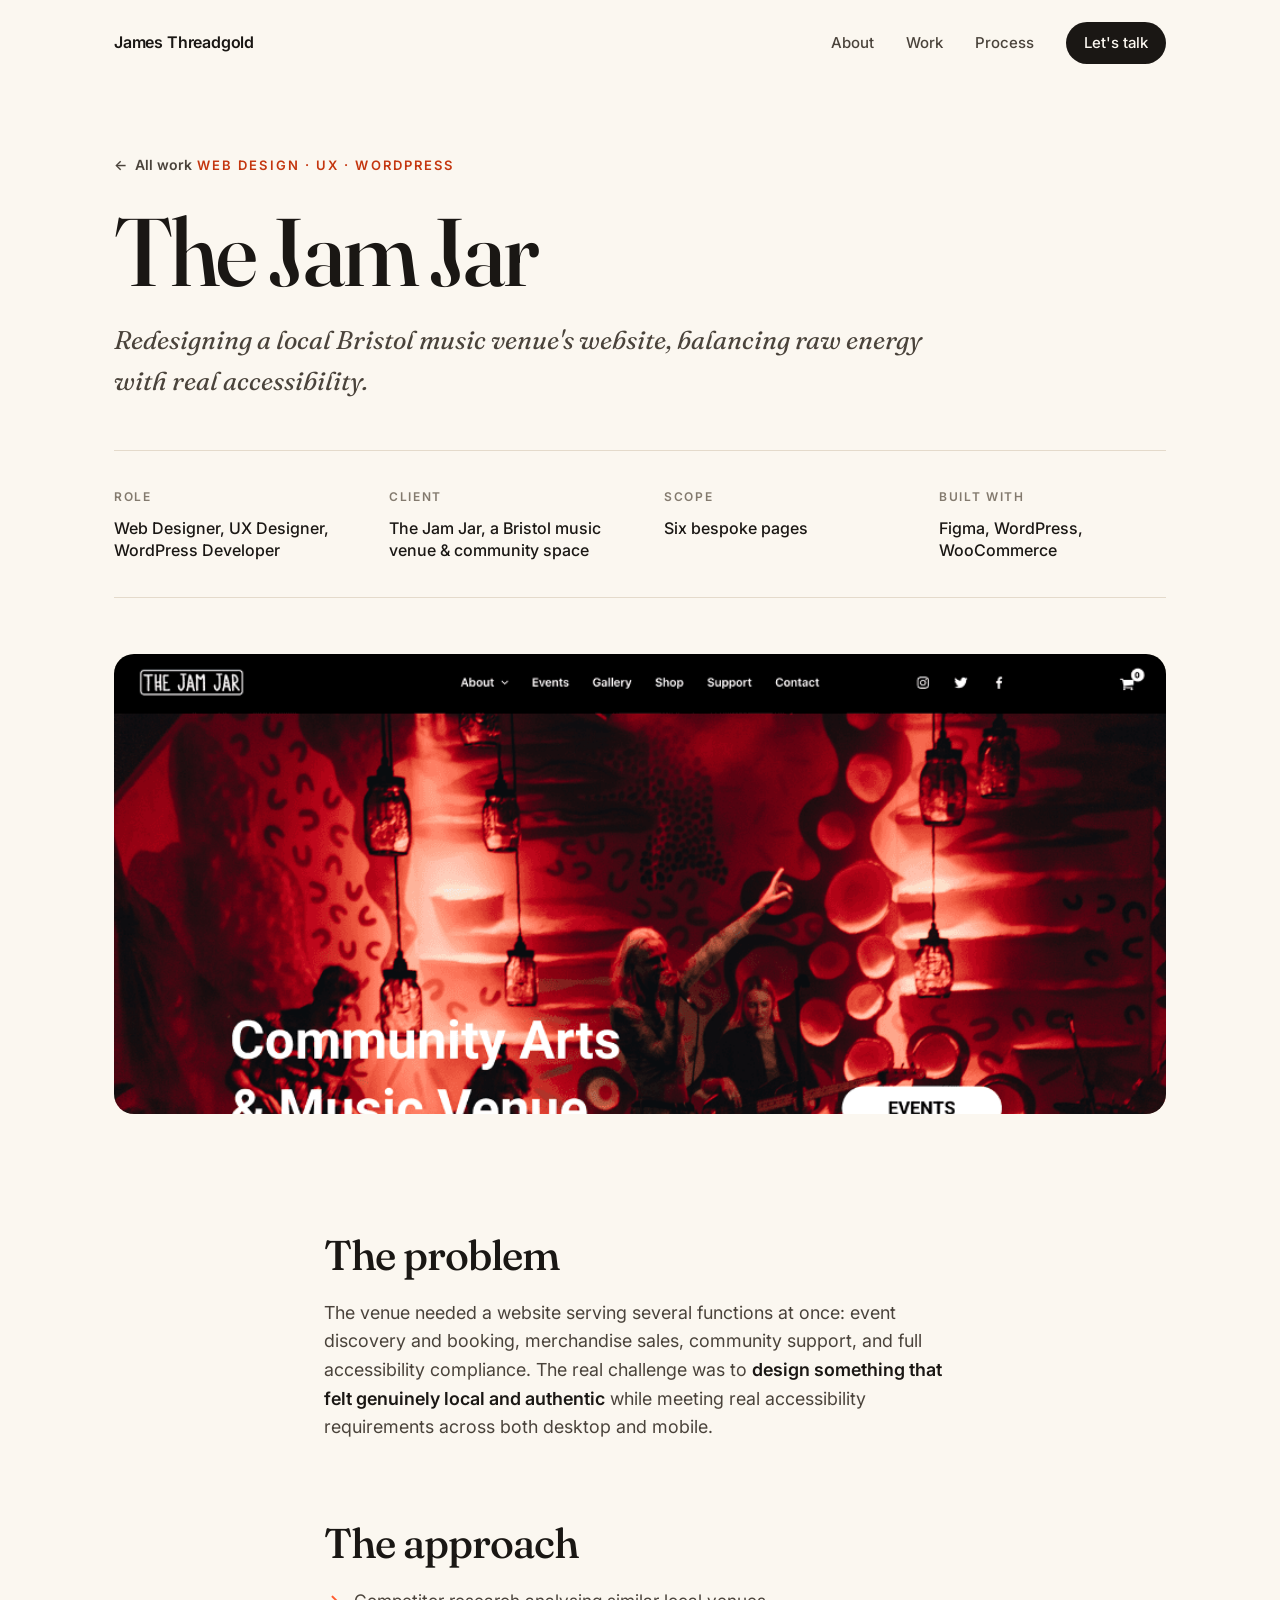
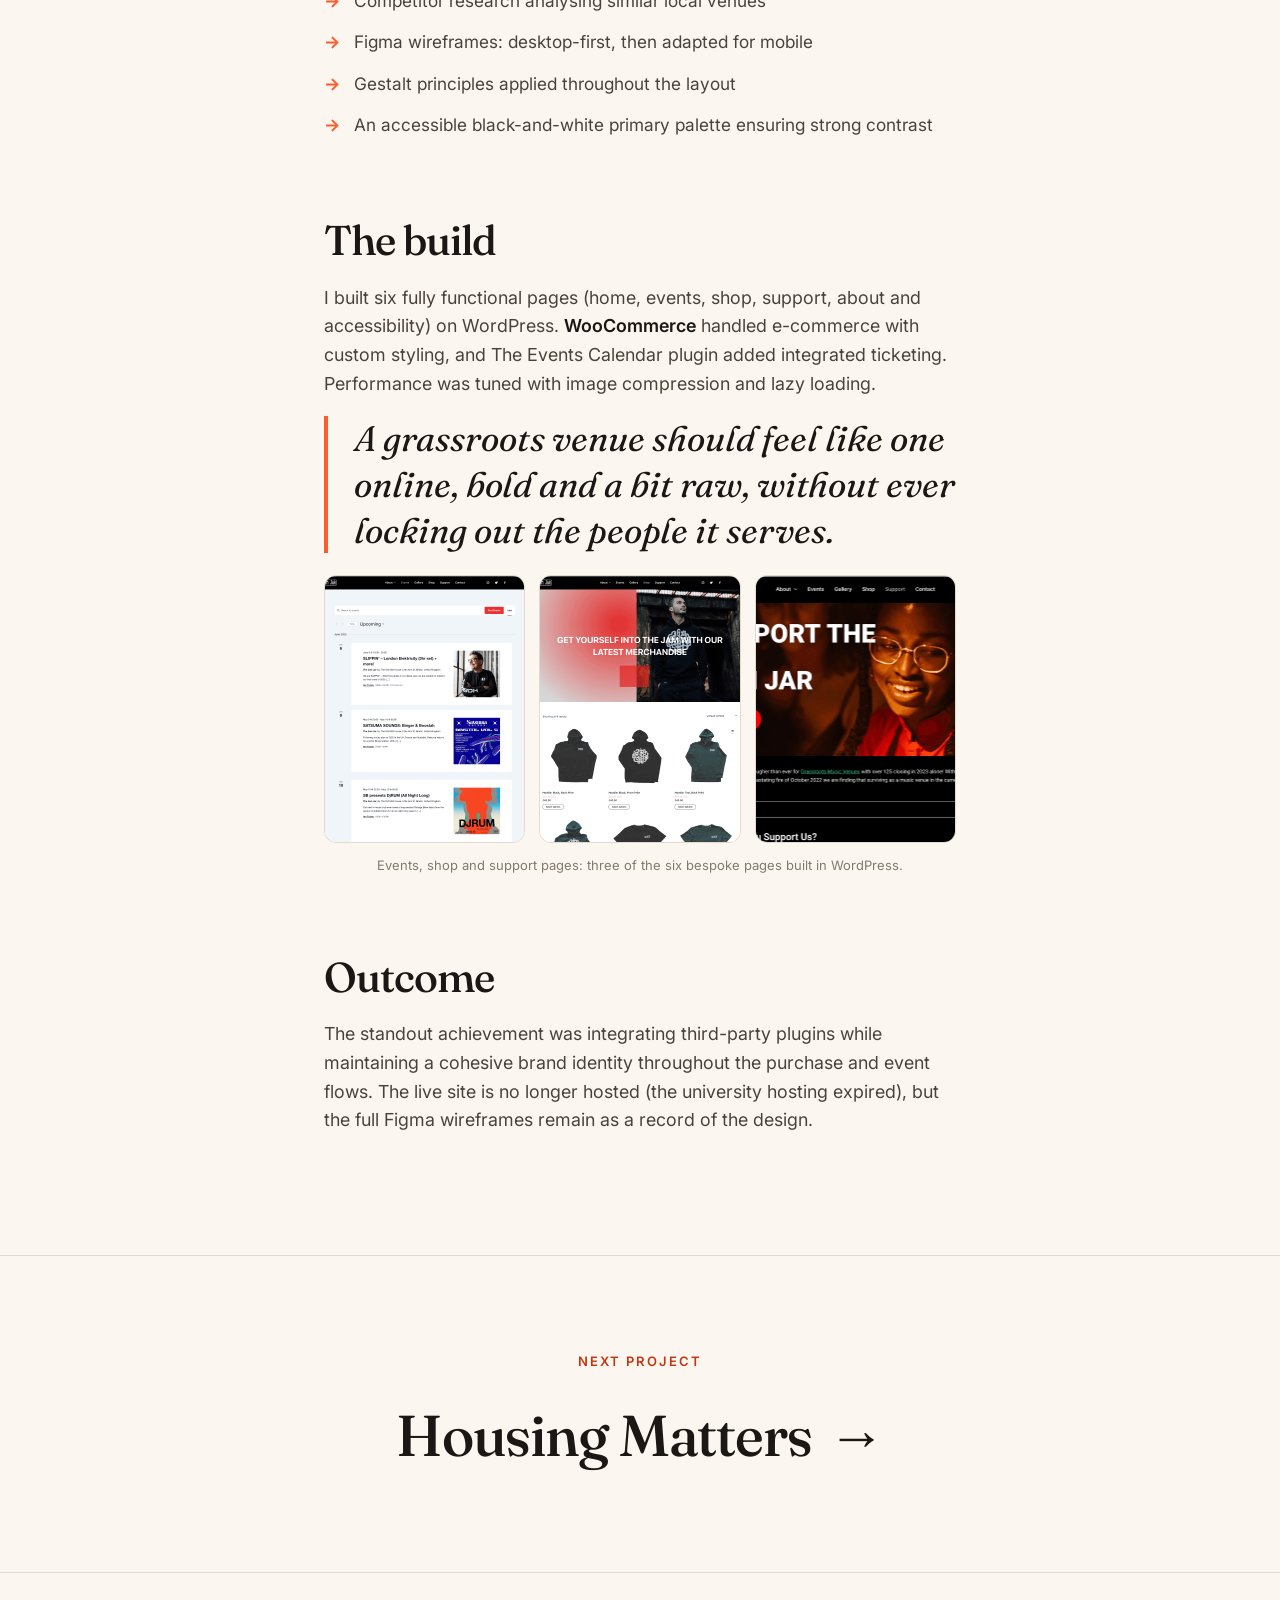
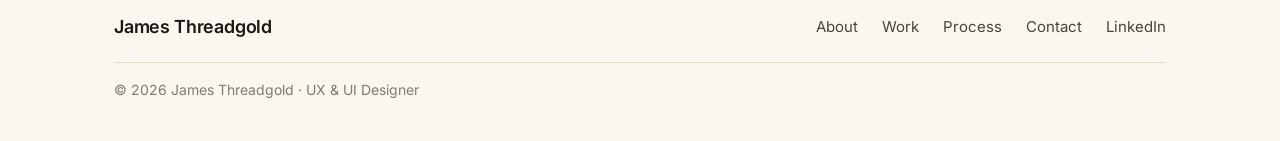
<file: work/the-jam-jar.html>
<!DOCTYPE html>
<html lang="en-GB">
<head>
  <meta charset="UTF-8">
  <meta name="viewport" content="width=device-width, initial-scale=1.0">
  <title>The Jam Jar Case Study | James Threadgold</title>
  <meta name="description" content="Redesigning a Bristol music venue's website to balance raw local energy with real accessibility: events, ticketing and a WooCommerce shop.">
  <meta name="theme-color" content="#FBF7F0">
  <link rel="preconnect" href="https://fonts.googleapis.com">
  <link rel="preconnect" href="https://fonts.gstatic.com" crossorigin>
  <link href="https://fonts.googleapis.com/css2?family=Fraunces:ital,opsz,wght@0,9..144,400;0,9..144,500;0,9..144,600;1,9..144,400;1,9..144,500&family=Inter:wght@400;500;600;700&display=swap" rel="stylesheet">
  <link rel="stylesheet" href="../css/styles.css">
</head>
<body>
  <div class="cursor" id="cursor" aria-hidden="true"></div>
  <div class="progress" id="progress" aria-hidden="true"></div>
  <a href="#main" class="skip">Skip to content</a>

  <header class="header" id="header">
    <div class="wrap nav">
      <a href="../index.html#hero" class="brand" data-magnetic>
        <span class="brand-name">James&nbsp;Threadgold</span>
      </a>
      <nav class="nav-links" id="navLinks" aria-label="Primary">
        <a href="../index.html#about">About</a>
        <a href="../index.html#work">Work</a>
        <a href="../index.html#process">Process</a>
        <a href="../contact.html" class="nav-cta" data-magnetic>Let's talk</a>
      </nav>
      <button class="menu-toggle" id="menuToggle" aria-label="Menu" aria-expanded="false">
        <span></span><span></span>
      </button>
    </div>
  </header>

  <main id="main">
    <section class="cs-hero">
      <div class="wrap">
        <a href="../index.html#work" class="cs-back"><span class="arrow">←</span> All work</a>
        <span class="eyebrow">Web design · UX · WordPress</span>
        <h1 class="cs-title">The Jam Jar</h1>
        <p class="cs-tagline">Redesigning a local Bristol music venue's website, balancing raw energy with real accessibility.</p>

        <dl class="cs-meta reveal">
          <div><dt>Role</dt><dd>Web Designer, UX Designer, WordPress Developer</dd></div>
          <div><dt>Client</dt><dd>The Jam Jar, a Bristol music venue &amp; community space</dd></div>
          <div><dt>Scope</dt><dd>Six bespoke pages</dd></div>
          <div><dt>Built with</dt><dd>Figma, WordPress, WooCommerce</dd></div>
        </dl>

        <div class="cs-cover tone-4 reveal"><img src="../assets/work/jj-RyMdO5.png" alt="The Jam Jar homepage: 'Community Arts & Music Venue' over a live gig photo"></div>
      </div>
    </section>

    <section class="cs-body">
      <div class="wrap cs-prose">
        <div class="cs-block reveal">
          <h2>The problem</h2>
          <p>The venue needed a website serving several functions at once: event discovery and booking, merchandise sales, community support, and full accessibility compliance. The real challenge was to <strong>design something that felt genuinely local and authentic</strong> while meeting real accessibility requirements across both desktop and mobile.</p>
        </div>

        <div class="cs-block reveal">
          <h2>The approach</h2>
          <ul class="cs-list">
            <li>Competitor research analysing similar local venues</li>
            <li>Figma wireframes: desktop-first, then adapted for mobile</li>
            <li>Gestalt principles applied throughout the layout</li>
            <li>An accessible black-and-white primary palette ensuring strong contrast</li>
          </ul>
        </div>

        <div class="cs-block reveal">
          <h2>The build</h2>
          <p>I built six fully functional pages (home, events, shop, support, about and accessibility) on WordPress. <strong>WooCommerce</strong> handled e-commerce with custom styling, and The Events Calendar plugin added integrated ticketing. Performance was tuned with image compression and lazy loading.</p>
          <blockquote class="cs-quote">A grassroots venue should feel like one online, bold and a bit raw, without ever locking out the people it serves.</blockquote>
          <div class="cs-gallery">
            <figure><img src="../assets/work/jj-V64KdY.png" alt="The Jam Jar events page listing upcoming gigs with ticket links" loading="lazy"></figure>
            <figure><img src="../assets/work/jj-E9kTvR.png" alt="The Jam Jar WooCommerce shop page with branded hoodie merchandise" loading="lazy"></figure>
            <figure><img src="../assets/work/jj-hHcflA.png" alt="The Jam Jar support page encouraging donations to the grassroots venue" loading="lazy"></figure>
          </div>
          <figcaption class="cs-figcaption">Events, shop and support pages: three of the six bespoke pages built in WordPress.</figcaption>
        </div>

        <div class="cs-block reveal">
          <h2>Outcome</h2>
          <p>The standout achievement was integrating third-party plugins while maintaining a cohesive brand identity throughout the purchase and event flows. The live site is no longer hosted (the university hosting expired), but the full Figma wireframes remain as a record of the design.</p>
        </div>
      </div>
    </section>

    <section class="cs-next">
      <div class="wrap">
        <span class="eyebrow">Next project</span><br>
        <a href="housing-matters.html" data-magnetic>Housing Matters <span class="arrow">→</span></a>
      </div>
    </section>
  </main>

  <footer class="footer">
    <div class="wrap footer-inner">
      <a href="../index.html#hero" class="brand">James&nbsp;Threadgold</a>
      <nav class="footer-links" aria-label="Footer">
        <a href="../index.html#about">About</a>
        <a href="../index.html#work">Work</a>
        <a href="../index.html#process">Process</a>
        <a href="../contact.html">Contact</a>
        <a href="https://www.linkedin.com/in/jamesthreadgold" target="_blank" rel="noopener">LinkedIn</a>
      </nav>
      <p class="footer-meta">© <span id="year">2026</span> James Threadgold · UX &amp; UI Designer</p>
    </div>
  </footer>

  <script src="../js/main.js"></script>
</body>
</html>
</file>
<file: css/styles.css>
/* ============================================================
   James Threadgold Portfolio
   Refined-minimal foundation + playful, interactive character
   ============================================================ */

:root {
  /* Palette: warm paper, deep ink, tangerine character */
  --paper:      #FBF7F0;
  --paper-2:    #F3ECDF;
  --ink:        #1A1714;
  --ink-soft:   #4A433B;
  --muted:      #837A6E;
  --line:       #E4DACB;
  --accent:     #FF5B2E;  /* tangerine */
  --accent-ink: #C4360F;
  --accent-2:   #1F6F62;  /* deep teal, secondary */
  --accent-2-rgb: 31, 111, 98;
  --accent-soft: #FF9168; /* lighter tangerine, on dark */
  --card:       #FFFFFF;

  /* Component surfaces */
  --media-dark:   #0b0f0b;
  --media-purple: #6b50bb;
  --media-cream:  #FDF3EA;
  --code-bg:      #161214;
  --code-fg:      #ffffff;

  /* Project media tones */
  --tone-1: linear-gradient(135deg, #FFD7C2, #FF8A5B);
  --tone-2: linear-gradient(135deg, #D7E8E2, #6FB3A4);
  --tone-3: linear-gradient(135deg, #E6DCFA, #A487E0);
  --tone-4: linear-gradient(135deg, #F0E9DC, #CBBFA8);

  /* Type */
  --display: "Fraunces", Georgia, serif;
  --sans: "Inter", system-ui, -apple-system, sans-serif;

  /* Layout */
  --maxw: 1180px;
  --gutter: clamp(20px, 5vw, 64px);
  --radius: 20px;
  --radius-sm: 12px;

  /* Motion */
  --ease: cubic-bezier(0.22, 1, 0.36, 1);
}

/* ---------- Reset ---------- */
*, *::before, *::after { box-sizing: border-box; }
* { margin: 0; }
html { scroll-behavior: smooth; -webkit-text-size-adjust: 100%; }
body {
  font-family: var(--sans);
  background: var(--paper);
  color: var(--ink);
  line-height: 1.6;
  font-size: 18px;
  -webkit-font-smoothing: antialiased;
  text-rendering: optimizeLegibility;
  overflow-x: hidden;
}
img, svg { display: block; max-width: 100%; }
a { color: inherit; text-decoration: none; }
ul, ol { list-style: none; padding: 0; }
button { font: inherit; cursor: pointer; border: none; background: none; color: inherit; }
em { font-style: italic; }

::selection { background: var(--accent); color: #fff; }

.wrap {
  width: 100%;
  max-width: var(--maxw);
  margin: 0 auto;
  padding-inline: var(--gutter);
}

/* ---------- Skip link ---------- */
.skip {
  position: absolute;
  left: -9999px;
  top: 12px;
  z-index: 1000;
  background: var(--ink);
  color: var(--paper);
  padding: 10px 18px;
  border-radius: 10px;
}
.skip:focus { left: 12px; }

/* ---------- Custom cursor ---------- */
.cursor {
  position: fixed;
  top: 0; left: 0;
  width: 26px; height: 26px;
  border-radius: 50%;
  background: var(--accent);
  mix-blend-mode: multiply;
  pointer-events: none;
  z-index: 9999;
  transform: translate(-50%, -50%);
  transition: width .25s var(--ease), height .25s var(--ease), background .25s var(--ease), opacity .25s;
  opacity: 0;
  will-change: transform;
}
.cursor.is-hover {
  width: 64px; height: 64px;
  background: rgba(255, 91, 46, 0.18);
}
.cursor.is-down { width: 18px; height: 18px; }

/* ---------- Scroll progress ---------- */
.progress {
  position: fixed;
  top: 0; left: 0;
  height: 3px;
  width: 0%;
  background: var(--accent);
  z-index: 1000;
  transition: width .1s linear;
}

/* ---------- Header ---------- */
.header {
  position: fixed;
  top: 0; left: 0; right: 0;
  z-index: 900;
  transition: background .4s var(--ease), box-shadow .4s var(--ease), padding .4s var(--ease);
  padding-block: 22px;
}
.header.scrolled {
  background: rgba(251, 247, 240, 0.82);
  backdrop-filter: blur(12px);
  -webkit-backdrop-filter: blur(12px);
  box-shadow: 0 1px 0 var(--line);
  padding-block: 12px;
}
.nav {
  display: flex;
  align-items: center;
  justify-content: space-between;
  gap: 20px;
}
.brand {
  display: inline-flex;
  align-items: center;
  gap: 10px;
  font-weight: 600;
  letter-spacing: -0.01em;
}
.brand-mark {
  display: grid;
  place-items: center;
  width: 34px; height: 34px;
  background: var(--ink);
  color: var(--paper);
  border-radius: 10px;
  font-family: var(--display);
  font-size: 15px;
  font-weight: 600;
}
.brand-name { font-size: 16px; }

.nav-links {
  display: flex;
  align-items: center;
  gap: 32px;
  font-size: 15px;
  font-weight: 500;
}
.nav-links a { position: relative; color: var(--ink-soft); transition: color .25s; }
.nav-links a:not(.nav-cta)::after {
  content: "";
  position: absolute;
  left: 0; bottom: -6px;
  width: 0; height: 2px;
  background: var(--accent);
  transition: width .3s var(--ease);
}
.nav-links a:hover { color: var(--ink); }
.nav-links a:not(.nav-cta):hover::after { width: 100%; }
.nav-cta {
  background: var(--ink);
  color: var(--paper) !important;
  padding: 9px 18px;
  border-radius: 100px;
  transition: transform .25s var(--ease), background .25s;
}
.nav-cta:hover { background: var(--accent); }

.menu-toggle {
  display: none;
  flex-direction: column;
  gap: 6px;
  padding: 6px;
}
.menu-toggle span {
  width: 26px; height: 2px;
  background: var(--ink);
  border-radius: 2px;
  transition: transform .35s var(--ease), opacity .25s;
}
.menu-toggle[aria-expanded="true"] span:first-child { transform: translateY(8px) rotate(45deg); }
.menu-toggle[aria-expanded="true"] span:last-child { transform: translateY(-0px) rotate(-45deg); }

/* ---------- Buttons ---------- */
.btn {
  display: inline-flex;
  align-items: center;
  justify-content: center;
  gap: 8px;
  padding: 14px 26px;
  border-radius: 100px;
  font-weight: 600;
  font-size: 16px;
  letter-spacing: -0.01em;
  transition: transform .3s var(--ease), background .3s, color .3s, box-shadow .3s;
  will-change: transform;
}
.btn-lg { padding: 17px 34px; font-size: 17px; }
.btn-primary {
  background: var(--ink);
  color: var(--paper);
}
.btn-primary:hover {
  background: var(--accent);
  box-shadow: 0 12px 30px -10px rgba(255, 91, 46, 0.6);
}
.btn-ghost {
  background: transparent;
  color: var(--ink);
  box-shadow: inset 0 0 0 1.5px var(--ink);
}
.btn-ghost:hover {
  background: var(--ink);
  color: var(--paper);
}

/* ---------- Hero ---------- */
.hero {
  position: relative;
  min-height: 100svh;
  display: flex;
  flex-direction: column;
  justify-content: center;
  padding-block: 140px 80px;
  overflow: hidden;
}
.hero-bg { position: absolute; inset: 0; z-index: 0; pointer-events: none; }
.blob {
  position: absolute;
  border-radius: 50%;
  filter: blur(60px);
  opacity: 0.55;
  will-change: transform;
}
.blob-1 {
  width: 46vw; height: 46vw;
  max-width: 620px; max-height: 620px;
  background: radial-gradient(circle at 30% 30%, #FFB38A, var(--accent));
  top: -8%; right: -6%;
  animation: float-1 18s var(--ease) infinite alternate;
}
.blob-2 {
  width: 38vw; height: 38vw;
  max-width: 520px; max-height: 520px;
  background: radial-gradient(circle at 60% 40%, #BFE3D9, var(--accent-2));
  bottom: -12%; left: -8%;
  opacity: 0.4;
  animation: float-2 22s var(--ease) infinite alternate;
}
.grain {
  position: absolute; inset: 0;
  opacity: 0.5;
  background-image: url("data:image/svg+xml,%3Csvg xmlns='http://www.w3.org/2000/svg' width='160' height='160'%3E%3Cfilter id='n'%3E%3CfeTurbulence type='fractalNoise' baseFrequency='0.8' numOctaves='2'/%3E%3C/filter%3E%3Crect width='100%25' height='100%25' filter='url(%23n)' opacity='0.06'/%3E%3C/svg%3E");
}
@keyframes float-1 {
  to { transform: translate(-40px, 50px) scale(1.1); }
}
@keyframes float-2 {
  to { transform: translate(50px, -40px) scale(1.08); }
}

.hero-inner { position: relative; z-index: 1; }
.hero-status {
  display: inline-flex;
  align-items: center;
  gap: 9px;
  font-size: 14px;
  font-weight: 500;
  color: var(--ink-soft);
  background: rgba(255,255,255,0.6);
  border: 1px solid var(--line);
  padding: 7px 15px;
  border-radius: 100px;
  margin-bottom: 28px;
}
.hero-status .dot {
  width: 8px; height: 8px;
  border-radius: 50%;
  background: var(--accent-2);
  box-shadow: 0 0 0 0 rgba(var(--accent-2-rgb), 0.5);
  animation: pulse 2.2s infinite;
}
@keyframes pulse {
  0% { box-shadow: 0 0 0 0 rgba(var(--accent-2-rgb), 0.5); }
  70% { box-shadow: 0 0 0 10px rgba(var(--accent-2-rgb), 0); }
  100% { box-shadow: 0 0 0 0 rgba(var(--accent-2-rgb), 0); }
}
.hero-title {
  font-family: var(--display);
  font-weight: 500;
  font-size: clamp(3rem, 11vw, 8.5rem);
  line-height: 0.95;
  letter-spacing: -0.03em;
  margin-bottom: 32px;
}
.hero-title .line { display: block; }
.hero-title em {
  color: var(--accent);
  font-style: italic;
}
.hero-lead {
  font-size: clamp(1.05rem, 2.2vw, 1.4rem);
  max-width: 44ch;
  color: var(--ink-soft);
  margin-bottom: 36px;
}
.hero-lead strong { color: var(--ink); font-weight: 600; }
.hero-cta { display: flex; flex-wrap: wrap; gap: 14px; margin-bottom: 44px; }
.hero-philosophy {
  font-family: var(--display);
  font-style: italic;
  font-size: clamp(1.05rem, 2.4vw, 1.5rem);
  color: var(--ink-soft);
  max-width: 40ch;
  padding-left: 22px;
  border-left: 3px solid var(--accent);
}

.scroll-hint {
  position: absolute;
  bottom: 32px; left: 50%;
  transform: translateX(-50%);
  display: flex;
  flex-direction: column;
  align-items: center;
  gap: 10px;
  font-size: 12px;
  letter-spacing: 0.18em;
  text-transform: uppercase;
  color: var(--muted);
  z-index: 1;
}
.scroll-line {
  width: 1px; height: 46px;
  background: linear-gradient(var(--muted), transparent);
  position: relative;
  overflow: hidden;
}
.scroll-line::after {
  content: "";
  position: absolute; top: 0; left: 0;
  width: 100%; height: 50%;
  background: var(--accent);
  animation: scroll-dot 2s var(--ease) infinite;
}
@keyframes scroll-dot {
  0% { transform: translateY(-100%); }
  100% { transform: translateY(200%); }
}

/* ---------- Marquee ---------- */
.marquee {
  border-block: 1px solid var(--line);
  background: var(--ink);
  color: var(--paper);
  overflow: hidden;
  padding-block: 18px;
}
.marquee-track {
  display: flex;
  align-items: center;
  gap: 28px;
  width: max-content;
  font-family: var(--display);
  font-size: clamp(1.1rem, 2.4vw, 1.7rem);
  white-space: nowrap;
  animation: marquee 32s linear infinite;
}
.marquee:hover .marquee-track { animation-play-state: paused; }
.marquee .sep { color: var(--accent); }
@keyframes marquee {
  to { transform: translateX(-50%); }
}

/* ---------- Sections ---------- */
.section { padding-block: clamp(80px, 12vw, 150px); }
.eyebrow {
  display: inline-block;
  font-size: 13px;
  font-weight: 600;
  letter-spacing: 0.16em;
  text-transform: uppercase;
  color: var(--accent-ink);
  margin-bottom: 18px;
}
h2 {
  font-family: var(--display);
  font-weight: 500;
  font-size: clamp(2.2rem, 6vw, 4.2rem);
  line-height: 1.02;
  letter-spacing: -0.025em;
}
.sec-head { max-width: 720px; margin-bottom: 64px; }
.sec-sub { margin-top: 18px; color: var(--muted); font-size: 1.05rem; }

/* ---------- About ---------- */
.about-grid {
  display: grid;
  grid-template-columns: 1fr 1.2fr;
  gap: clamp(40px, 7vw, 100px);
  align-items: start;
}
.about { padding-bottom: clamp(48px, 7vw, 88px); }
.about-head { position: sticky; top: 120px; }
.about-head h2 { line-height: 1.0; }
.about-body .lead {
  font-size: clamp(1.25rem, 2.6vw, 1.7rem);
  font-family: var(--display);
  color: var(--ink);
  margin-bottom: 28px;
  line-height: 1.3;
}
.about-body p { color: var(--ink-soft); margin-bottom: 22px; }

/* ---------- Work ---------- */
.projects {
  display: grid;
  grid-template-columns: repeat(2, 1fr);
  gap: clamp(24px, 4vw, 40px);
}
.project {
  display: flex;
  flex-direction: column;
  background: var(--card);
  border: 1px solid var(--line);
  border-radius: var(--radius);
  overflow: hidden;
  transition: transform .5s var(--ease), box-shadow .5s var(--ease), border-color .4s;
  will-change: transform;
}
.project:hover {
  border-color: transparent;
  box-shadow: 0 30px 60px -28px rgba(26,23,20,0.35);
}
.project-media {
  position: relative;
  aspect-ratio: 16 / 10;
  overflow: hidden;
  display: grid;
  place-items: center;
}
.tone-1 { background: var(--tone-1); }
.tone-2 { background: var(--tone-2); }
.tone-3 { background: var(--tone-3); }
.tone-4 { background: var(--tone-4); }
.project-index {
  position: absolute;
  top: 14px; left: 14px;
  font-family: var(--display);
  font-size: 13px;
  font-weight: 600;
  color: var(--ink);
  background: rgba(251, 247, 240, 0.85);
  backdrop-filter: blur(4px);
  -webkit-backdrop-filter: blur(4px);
  padding: 4px 10px;
  border-radius: 100px;
  z-index: 2;
}
.project-mock {
  width: 64%; height: 62%;
  background:
    linear-gradient(rgba(255,255,255,0.9), rgba(255,255,255,0.9)) padding-box;
  border-radius: 12px 12px 0 0;
  box-shadow: 0 20px 40px -18px rgba(26,23,20,0.45);
  transform: translateY(8%);
  transition: transform .6s var(--ease);
  position: relative;
  overflow: hidden;
}
.project-mock::before {
  content: "";
  position: absolute; inset: 0;
  background:
    linear-gradient(transparent 0 14%, rgba(26,23,20,0.06) 14% 17%, transparent 17%),
    linear-gradient(90deg, var(--accent) 0 36%, transparent 36%) 0 26%/100% 6px no-repeat,
    linear-gradient(90deg, rgba(26,23,20,0.12) 0 70%, transparent 70%) 0 42%/100% 5px no-repeat,
    linear-gradient(90deg, rgba(26,23,20,0.12) 0 55%, transparent 55%) 0 54%/100% 5px no-repeat;
  padding: 14px;
}
.project:hover .project-mock { transform: translateY(2%); }
.project-img {
  width: 100%;
  height: 100%;
  object-fit: cover;
  object-position: center top;
  display: block;
  transition: transform .7s var(--ease);
}
.project:hover .project-img { transform: scale(1.04); }
/* App-screen montages: show the whole thing, framed by a matching backdrop */
.project-media--contain .project-img { object-fit: contain; padding: 18px; }
/* Fill the whole card, no padding or contrasting background */
.project-media--fill .project-img { object-fit: cover; object-position: center; }
.media-dark { background: var(--media-dark); }
.media-purple { background: var(--media-purple); }
.media-cream { background: var(--media-cream); }
.project-info {
  padding: 28px clamp(22px, 3vw, 32px) 32px;
  display: flex;
  flex-direction: column;
  flex: 1;
}
.project-info h3 {
  font-family: var(--display);
  font-weight: 500;
  font-size: clamp(1.5rem, 3vw, 2rem);
  letter-spacing: -0.02em;
  margin-bottom: 10px;
}
.project-info p { color: var(--ink-soft); font-size: 1rem; margin-bottom: 18px; }
.tags { display: flex; flex-wrap: wrap; gap: 8px; margin-bottom: 22px; }
.tags li {
  font-size: 13px;
  font-weight: 500;
  color: var(--ink-soft);
  background: var(--paper);
  border: 1px solid var(--line);
  padding: 5px 12px;
  border-radius: 100px;
}
.project-go {
  margin-top: auto;
  display: inline-flex;
  align-items: center;
  gap: 8px;
  font-weight: 600;
  color: var(--accent-ink);
}
.project-go .arrow { transition: transform .3s var(--ease); }
.project:hover .project-go .arrow { transform: translateX(6px); }

/* ---------- Process ---------- */
.process { background: var(--ink); color: var(--paper); }
.process .eyebrow { color: var(--accent-soft); }
.process h2 { color: var(--paper); }
.steps {
  display: grid;
  grid-template-columns: repeat(4, 1fr);
  gap: clamp(20px, 3vw, 36px);
  counter-reset: step;
}
.step {
  padding-top: 28px;
  border-top: 2px solid rgba(251,247,240,0.18);
  transition: border-color .4s;
}
.step:hover { border-top-color: var(--accent); }
.step-num {
  font-family: var(--display);
  font-size: 14px;
  color: var(--accent);
  font-weight: 600;
}
.step h3 {
  font-family: var(--display);
  font-weight: 500;
  font-size: clamp(1.3rem, 2.6vw, 1.7rem);
  margin: 14px 0 12px;
}
.step p { color: rgba(251,247,240,0.7); font-size: 0.98rem; }

/* ---------- Contact ---------- */
.contact { text-align: center; }
.contact-inner { max-width: 760px; margin-inline: auto; }
.contact-title {
  margin: 8px 0 22px;
  font-size: clamp(2.6rem, 8vw, 6rem);
}
.contact-lead {
  font-size: clamp(1.1rem, 2.4vw, 1.4rem);
  color: var(--ink-soft);
  max-width: 48ch;
  margin: 0 auto 38px;
}
.contact-actions {
  display: flex;
  justify-content: center;
  flex-wrap: wrap;
  gap: 14px;
  margin-bottom: 26px;
}
.contact-note { color: var(--muted); font-size: 14px; }

/* ---------- Footer ---------- */
.footer {
  border-top: 1px solid var(--line);
  padding-block: 40px;
}
.footer-inner {
  display: flex;
  align-items: center;
  justify-content: space-between;
  flex-wrap: wrap;
  gap: 20px;
}
.footer-links { display: flex; flex-wrap: wrap; gap: 24px; font-size: 15px; }
.footer-links a { color: var(--ink-soft); transition: color .25s; }
.footer-links a:hover { color: var(--accent); }
.footer-meta { color: var(--muted); font-size: 14px; width: 100%; padding-top: 16px; border-top: 1px solid var(--line); }

/* ---------- Reveal animation ---------- */
.reveal {
  opacity: 0;
  transform: translateY(28px);
  transition: opacity .8s var(--ease), transform .8s var(--ease);
}
.reveal.in { opacity: 1; transform: none; }

/* ============================================================
   Case-study pages
   ============================================================ */
.cs-back {
  display: inline-flex;
  align-items: center;
  gap: 8px;
  font-size: 14px;
  font-weight: 600;
  color: var(--ink-soft);
  margin-bottom: 28px;
  transition: gap .3s var(--ease), color .25s;
}
.cs-back:hover { gap: 14px; color: var(--accent-ink); }
.cs-back .arrow { transition: transform .3s var(--ease); }
.cs-back:hover .arrow { transform: translateX(-4px); }

.cs-hero {
  padding-block: 150px 0;
  position: relative;
  overflow: hidden;
}
.cs-hero .eyebrow { color: var(--accent-ink); }
.cs-title {
  font-family: var(--display);
  font-weight: 500;
  font-size: clamp(2.6rem, 8vw, 6rem);
  line-height: 0.98;
  letter-spacing: -0.03em;
  margin-bottom: 22px;
  max-width: 16ch;
}
.cs-tagline {
  font-size: clamp(1.15rem, 2.6vw, 1.6rem);
  font-family: var(--display);
  font-style: italic;
  color: var(--ink-soft);
  max-width: 50ch;
  margin-bottom: 48px;
}

/* Meta strip */
.cs-meta {
  display: grid;
  grid-template-columns: repeat(4, 1fr);
  gap: clamp(20px, 4vw, 48px);
  padding-block: 36px;
  border-top: 1px solid var(--line);
  border-bottom: 1px solid var(--line);
}
.cs-meta dt {
  font-size: 12px;
  font-weight: 600;
  letter-spacing: 0.14em;
  text-transform: uppercase;
  color: var(--muted);
  margin-bottom: 10px;
}
.cs-meta dd { font-size: 1rem; font-weight: 500; color: var(--ink); line-height: 1.4; }
.cs-meta--5 { grid-template-columns: repeat(5, 1fr); }

/* Cover band */
.cs-cover {
  margin-top: 56px;
  height: clamp(220px, 42vw, 460px);
  border-radius: var(--radius);
  display: grid;
  place-items: center;
  position: relative;
  overflow: hidden;
}
.cs-cover .cs-cover-num {
  font-family: var(--display);
  font-size: clamp(5rem, 22vw, 16rem);
  font-weight: 600;
  color: rgba(26,23,20,0.16);
  line-height: 1;
  user-select: none;
}
.cs-cover img {
  position: absolute;
  inset: 0;
  width: 100%;
  height: 100%;
  object-fit: cover;
  object-position: center top;
}
/* For app-screen montages: show the whole thing on the tone background */
.cs-cover--contain { padding: clamp(20px, 4vw, 44px); }
.cs-cover--contain img {
  position: static;
  width: 100%;
  height: 100%;
  object-fit: contain;
}
/* Website screenshots: size the box to the screenshot's 16:9 shape */
.cs-cover--shot { height: auto; aspect-ratio: 16 / 9; border: 1px solid var(--line); }
/* Fill the whole cover box, no padding or contrasting background */
.cs-cover--fill img { object-position: center; }

/* Inline figures */
.cs-figure {
  margin-top: 14px;
  border-radius: var(--radius-sm);
  overflow: hidden;
  border: 1px solid var(--line);
  background: var(--card);
}
.cs-figure img { width: 100%; display: block; }
.cs-figcaption {
  font-size: 13px;
  color: var(--muted);
  margin-top: 12px;
  text-align: center;
}
/* Brand board: native replacement for a flat brand-identity image */
.brandboard {
  margin-top: 14px;
  border-radius: var(--radius-sm);
  border: 1px solid var(--line);
  background: var(--card);
  overflow: hidden;
}
.brandboard__logo {
  background: var(--code-bg);
  color: var(--code-fg);
  padding: 44px 24px;
  text-align: center;
}
.brandboard__wordmark {
  font-family: var(--sans);
  font-weight: 700;
  font-size: clamp(34px, 7vw, 56px);
  letter-spacing: 0.16em;
  padding-left: 0.16em; /* offset trailing letter-spacing for optical centring */
}
.brandboard__type {
  display: grid;
  grid-template-columns: 1fr 1fr;
  border-bottom: 1px solid var(--line);
}
.brandboard__type-item {
  padding: 22px 24px;
  text-align: center;
}
.brandboard__type-item + .brandboard__type-item { border-left: 1px solid var(--line); }
.brandboard__type-name {
  display: block;
  font-family: var(--display);
  font-size: clamp(20px, 3.4vw, 26px);
  color: var(--ink);
}
.brandboard__type-role {
  display: block;
  margin-top: 4px;
  font-size: 12px;
  letter-spacing: 0.04em;
  text-transform: uppercase;
  color: var(--muted);
}
.brandboard__palette {
  list-style: none;
  display: grid;
  grid-template-columns: repeat(4, 1fr);
  gap: 0;
  margin: 0;
  padding: 0;
}
.brandboard__swatch {
  display: flex;
  flex-direction: column;
  align-items: center;
  gap: 10px;
  padding: 22px 12px;
  text-align: center;
}
.brandboard__swatch + .brandboard__swatch { border-left: 1px solid var(--line); }
.brandboard__chip {
  width: 100%;
  max-width: 72px;
  aspect-ratio: 1;
  border-radius: 12px;
  box-shadow: inset 0 0 0 1px rgba(0,0,0,0.04);
}
.brandboard__chip--bordered { box-shadow: inset 0 0 0 1px var(--line); }
.brandboard__hex {
  font-family: ui-monospace, "SFMono-Regular", Menlo, monospace;
  font-size: 13px;
  color: var(--ink);
}
.brandboard__role {
  font-size: 12px;
  letter-spacing: 0.04em;
  text-transform: uppercase;
  color: var(--muted);
}
@media (max-width: 560px) {
  .brandboard__palette { grid-template-columns: repeat(2, 1fr); }
  .brandboard__swatch:nth-child(2) { border-left: 0; }
  .brandboard__swatch:nth-child(3),
  .brandboard__swatch:nth-child(4) { border-top: 1px solid var(--line); }
}
/* Report download card */
.cs-download {
  display: flex;
  align-items: center;
  gap: 18px;
  padding: 20px 22px;
  border-radius: var(--radius-sm);
  border: 1px solid var(--line);
  background: var(--card);
  transition: border-color .3s var(--ease), box-shadow .3s var(--ease), transform .3s var(--ease);
}
.cs-download:hover {
  border-color: var(--ink);
  box-shadow: 0 14px 34px -18px rgba(26, 23, 20, 0.4);
  transform: translateY(-2px);
}
.cs-download__icon {
  flex: none;
  display: grid;
  place-items: center;
  width: 48px;
  height: 48px;
  border-radius: 12px;
  background: var(--paper-2);
  color: var(--ink);
}
.cs-download__text { display: flex; flex-direction: column; gap: 3px; min-width: 0; }
.cs-download__title { font-weight: 600; color: var(--ink); }
.cs-download__meta { font-size: 13px; color: var(--muted); }
.cs-download__cta {
  flex: none;
  margin-left: auto;
  padding: 11px 22px;
  border-radius: 100px;
  font-weight: 600;
  font-size: 15px;
  background: var(--ink);
  color: var(--paper);
  transition: background .3s var(--ease);
}
.cs-download:hover .cs-download__cta { background: var(--accent); }
@media (max-width: 560px) {
  .cs-download { flex-wrap: wrap; gap: 14px; }
  .cs-download__cta { margin-left: 0; width: 100%; text-align: center; }
}
/* Wide figure breaks out beyond the prose column */
.cs-figure--wide {
  width: min(1080px, 92vw);
  margin-inline: calc(50% - min(540px, 46vw));
}
.cs-gallery {
  display: grid;
  grid-template-columns: repeat(3, 1fr);
  gap: 14px;
  margin-top: 22px;
}
.cs-gallery figure {
  border-radius: var(--radius-sm);
  overflow: hidden;
  border: 1px solid var(--line);
  background: var(--card);
}
.cs-gallery img {
  width: 100%;
  aspect-ratio: 3 / 4;
  object-fit: cover;
  object-position: center top;
  display: block;
}

/* Phone screenshots: show the whole screen rather than a 3:4 crop */
.cs-gallery--phone img { aspect-ratio: auto; }

/* Design-process figure sequence */
.cs-process { display: grid; gap: 30px; margin-top: 24px; }
.cs-stage { margin: 0; }
.cs-process .cs-figure { margin-top: 0; }
.cs-stage .cs-figure { margin-top: 0; }
.cs-stage .cs-figcaption { margin-top: 12px; }

/* Consistent gap for a paragraph following a non-text block (cards, grid, code) */
.cs-block p.cs-gap { margin-top: 26px; }

/* Competitor comparison / SWOT */
.cs-compare {
  display: grid;
  grid-template-columns: 1fr 1fr;
  gap: 16px;
  margin-top: 24px;
}
.cs-compare__card {
  background: var(--card);
  border: 1px solid var(--line);
  border-radius: var(--radius-sm);
  padding: 24px 22px;
}
.cs-compare__name {
  font-family: var(--display);
  font-weight: 600;
  font-size: 1.3rem;
  color: var(--ink);
}
.cs-compare__tag {
  display: block;
  margin: 2px 0 6px;
  font-size: 12px;
  letter-spacing: .1em;
  text-transform: uppercase;
  color: var(--muted);
}
.cs-compare__h {
  margin: 16px 0 9px;
  font-size: 12px;
  font-weight: 700;
  letter-spacing: .08em;
  text-transform: uppercase;
}
.cs-compare__h--str { color: var(--accent-2); }
.cs-compare__h--weak { color: var(--accent-ink); }
.cs-compare ul { list-style: none; display: grid; gap: 8px; }
.cs-compare li {
  position: relative;
  padding-left: 18px;
  font-size: .98rem;
  color: var(--ink-soft);
}
.cs-compare li::before {
  content: "";
  position: absolute;
  left: 2px;
  top: .5em;
  width: 6px;
  height: 6px;
  border-radius: 50%;
  background: var(--muted);
}
.cs-compare__list--str li::before { background: var(--accent-2); }
.cs-compare__list--weak li::before { background: var(--accent-ink); }

/* Personas strip */
.cs-personas {
  display: grid;
  grid-template-columns: repeat(auto-fit, minmax(220px, 1fr));
  gap: 16px;
  margin-top: 24px;
}
.cs-persona {
  background: var(--card);
  border: 1px solid var(--line);
  border-radius: var(--radius-sm);
  padding: 22px 20px;
  display: grid;
  gap: 14px;
  align-content: start;
}
.cs-persona__name { font-family: var(--display); font-weight: 600; font-size: 1.2rem; color: var(--ink); }
.cs-persona__role { display: block; margin-top: 3px; font-size: 12px; letter-spacing: .07em; text-transform: uppercase; color: var(--muted); }
.cs-persona__label { display: block; margin-bottom: 3px; font-size: 11px; letter-spacing: .07em; text-transform: uppercase; color: var(--muted); }
.cs-persona__val { font-size: .96rem; color: var(--ink-soft); }

/* Inline code block */
.cs-code {
  margin-top: 22px;
  background: var(--code-bg);
  border-radius: var(--radius-sm);
  overflow: hidden;
}
.cs-code__bar {
  padding: 11px 18px;
  font-family: ui-monospace, "SFMono-Regular", Menlo, monospace;
  font-size: 12px;
  color: rgba(255,255,255,.5);
  border-bottom: 1px solid rgba(255,255,255,.08);
}
.cs-code pre {
  margin: 0;
  padding: 20px 22px;
  overflow-x: auto;
  font-family: ui-monospace, "SFMono-Regular", Menlo, monospace;
  font-size: 13px;
  line-height: 1.65;
  color: #E8E2D9;
}
.cs-code code { font-family: inherit; }
.cs-code .kw { color: #C9A8FF; }
.cs-code .str { color: #9BE0B0; }
.cs-code .num { color: #F0B57A; }
.cs-code .fn { color: #76C7E0; }

/* Wins list (outcomes) */
.cs-wins { display: grid; gap: 18px; margin-top: 26px; }
.cs-win { border-left: 3px solid var(--accent); padding-left: 18px; }
.cs-win h3 { font-family: var(--sans); font-weight: 600; font-size: 1.06rem; color: var(--ink); margin-bottom: 5px; }
.cs-win p { font-size: .98rem; color: var(--muted); margin: 0; }

/* Honest-reflection callout */
.cs-note {
  margin-top: 28px;
  background: var(--paper-2);
  border: 1px solid var(--line);
  border-left: 3px solid var(--accent);
  border-radius: var(--radius-sm);
  padding: 24px 26px;
}
.cs-note h3 { font-family: var(--display); font-weight: 600; font-size: 1.2rem; color: var(--ink); margin-bottom: 14px; }
.cs-note ul { list-style: none; display: grid; gap: 11px; }
.cs-note li { position: relative; padding-left: 24px; font-size: 1rem; color: var(--ink-soft); }
.cs-note li::before { content: "→"; position: absolute; left: 0; color: var(--accent); font-weight: 700; }

/* Before / after comparison */
.cs-beforeafter {
  display: grid;
  grid-template-columns: 1fr 1fr;
  gap: 16px;
  margin-top: 24px;
}
.cs-ba { margin: 0; }
.cs-ba__frame {
  position: relative;
  border-radius: var(--radius-sm);
  overflow: hidden;
  border: 1px solid var(--line);
  background: var(--card);
}
.cs-ba__frame img { width: 100%; display: block; }
.cs-ba__label {
  position: absolute;
  top: 12px;
  left: 12px;
  font-size: 11px;
  font-weight: 700;
  letter-spacing: .08em;
  text-transform: uppercase;
  padding: 5px 11px;
  border-radius: 100px;
  color: #fff;
}
.cs-ba__label--before { background: var(--muted); }
.cs-ba__label--after { background: var(--accent); }
.cs-ba .cs-figcaption { margin-top: 12px; text-align: left; }

/* External "view live site" link */
.cs-livelink {
  display: inline-flex;
  align-items: center;
  gap: 8px;
  margin-top: 22px;
  padding: 11px 20px;
  border-radius: 100px;
  font-weight: 600;
  font-size: 15px;
  color: var(--paper);
  background: var(--ink);
  transition: background .3s var(--ease), transform .3s var(--ease);
}
.cs-livelink:hover { background: var(--accent); transform: translateY(-2px); }
.cs-livelink .arrow { transition: transform .3s var(--ease); }
.cs-livelink:hover .arrow { transform: translate(2px, -2px); }

@media (max-width: 720px) {
  .cs-beforeafter { grid-template-columns: 1fr; }
}
@media (max-width: 620px) {
  .cs-compare { grid-template-columns: 1fr; }
}

/* App-screen showcase: portrait phone screens shown in full */
.cs-screens {
  display: grid;
  grid-template-columns: repeat(auto-fit, minmax(190px, 1fr));
  gap: 16px;
  margin-top: 24px;
  align-items: start;
}
.cs-screens--2 { grid-template-columns: repeat(2, 1fr); max-width: 520px; }
.cs-screen {
  margin: 0;
  background: var(--paper-2);
  border: 1px solid var(--line);
  border-radius: var(--radius-sm);
  overflow: hidden;
}
.cs-screen img {
  width: 100%;
  height: auto;
  display: block;
}
.cs-screen figcaption {
  font-size: 12px;
  color: var(--muted);
  text-align: center;
  padding: 10px 12px;
}
@media (max-width: 560px) {
  .cs-screens { grid-template-columns: repeat(2, 1fr); }
  .cs-screens--2 { grid-template-columns: repeat(2, 1fr); }
}

/* Brand colour swatches (on-brand HTML, not a screenshot) */
.cs-swatches {
  list-style: none;
  display: grid;
  grid-template-columns: repeat(auto-fit, minmax(140px, 1fr));
  gap: 14px;
  margin: 24px 0 0;
  padding: 0;
}
.cs-swatch {
  display: flex;
  flex-direction: column;
  gap: 10px;
}
.cs-swatch__chip {
  width: 100%;
  aspect-ratio: 16 / 10;
  border-radius: var(--radius-sm);
  box-shadow: inset 0 0 0 1px rgba(0,0,0,0.06);
}
.cs-swatch__hex {
  font-family: ui-monospace, "SFMono-Regular", Menlo, monospace;
  font-size: 13px;
  color: var(--ink);
}
.cs-swatch__role {
  font-size: 12px;
  letter-spacing: .04em;
  text-transform: uppercase;
  color: var(--muted);
  margin-top: -4px;
}

/* ---- Design-process artifacts, native on-brand ---- */

/* Priority guide: ranked feature table */
.cs-priority {
  margin-top: 14px;
  border: 1px solid var(--line);
  border-radius: var(--radius-sm);
  background: var(--card);
  overflow: hidden;
}
.cs-priority__head {
  display: flex;
  gap: 10px;
  align-items: baseline;
  padding: 16px 20px;
  font-size: .98rem;
  color: var(--ink-soft);
  background: var(--paper-2);
  border-bottom: 1px solid var(--line);
}
.cs-priority__goal {
  font-size: 11px;
  font-weight: 700;
  letter-spacing: .12em;
  text-transform: uppercase;
  color: var(--accent-ink);
}
.cs-priority__list { list-style: none; margin: 0; padding: 0; }
.cs-priority__row {
  display: grid;
  grid-template-columns: 44px 1.1fr 1.5fr;
  gap: 16px;
  align-items: center;
  padding: 15px 20px;
  border-left: 3px solid transparent;
}
.cs-priority__row + .cs-priority__row { border-top: 1px solid var(--line); }
.cs-priority__row--core { border-left-color: var(--accent); }
.cs-priority__rank {
  font-family: var(--display);
  font-size: 1.25rem;
  font-weight: 600;
  color: var(--muted);
}
.cs-priority__row--core .cs-priority__rank { color: var(--accent-ink); }
.cs-priority__name { font-weight: 600; color: var(--ink); }
.cs-priority__intent { color: var(--muted); font-size: .96rem; }

/* Critical flow chart: three-tab user flow */
.cs-flow { margin-top: 14px; }
.cs-flow__entry {
  display: inline-flex;
  align-items: center;
  gap: 10px;
  margin: 0 auto;
  padding: 11px 22px;
  border-radius: 100px;
  background: var(--ink);
  color: var(--paper);
  font-weight: 600;
  font-size: .95rem;
}
.cs-flow__entry span { color: var(--accent); }
.cs-flow__top { text-align: center; }
.cs-flow__conn { width: 2px; height: 26px; background: var(--line); margin: 8px auto; }
.cs-flow__tabs {
  display: grid;
  grid-template-columns: repeat(3, 1fr);
  gap: 16px;
}
.cs-flow__tab {
  background: var(--card);
  border: 1px solid var(--line);
  border-radius: var(--radius-sm);
  border-top: 3px solid var(--accent);
  padding: 18px 18px 20px;
}
.cs-flow__tab h4 {
  font-family: var(--display);
  font-weight: 600;
  font-size: 1.15rem;
  color: var(--ink);
  margin-bottom: 12px;
}
.cs-flow__tab ul { list-style: none; margin: 0; padding: 0; display: grid; gap: 9px; }
.cs-flow__tab li {
  position: relative;
  padding-left: 20px;
  font-size: .95rem;
  color: var(--ink-soft);
}
.cs-flow__tab li::before {
  content: "→";
  position: absolute;
  left: 0;
  color: var(--accent);
  font-weight: 700;
}

/* Low-fidelity wireframes: monochrome phone mockups */
.cs-wire {
  margin-top: 14px;
  display: grid;
  grid-template-columns: repeat(3, 1fr);
  gap: 18px;
}
.cs-wire figure { margin: 0; }
.cs-wire__phone {
  background: var(--card);
  border: 1px solid var(--line);
  border-radius: 22px;
  padding: 14px 12px 10px;
  aspect-ratio: 9 / 17;
  display: flex;
  flex-direction: column;
  gap: 8px;
}
.cs-wire__bar { height: 22px; border-radius: 6px; background: var(--paper-2); border: 1px solid var(--line); }
.cs-wire__bar--title { width: 60%; height: 16px; background: var(--line); border: 0; }
.cs-wire__block { border-radius: 8px; background: var(--paper-2); border: 1px solid var(--line); }
.cs-wire__block--grow { flex: 1; }
.cs-wire__row { height: 30px; border-radius: 6px; background: var(--paper-2); border: 1px solid var(--line); }
.cs-wire__btn { height: 20px; border-radius: 100px; background: var(--line); }
.cs-wire__map { flex: 1; border-radius: 8px; background: var(--paper-2); border: 1px solid var(--line); position: relative; }
.cs-wire__pin { position: absolute; width: 9px; height: 9px; border-radius: 50%; background: var(--muted); }
.cs-wire__tabs { display: flex; justify-content: space-around; padding-top: 8px; margin-top: auto; border-top: 1px solid var(--line); }
.cs-wire__tabs span { width: 18px; height: 18px; border-radius: 5px; background: var(--paper-2); border: 1px solid var(--line); }
.cs-wire figcaption { margin-top: 10px; text-align: center; font-size: 12px; color: var(--muted); }

@media (max-width: 620px) {
  .cs-priority__row { grid-template-columns: 36px 1fr; }
  .cs-priority__intent { grid-column: 2; color: var(--muted); }
  .cs-flow__tabs { grid-template-columns: 1fr; }
  .cs-wire { grid-template-columns: repeat(2, 1fr); max-width: 360px; }
}

/* Prose body */
.cs-body { padding-block: clamp(70px, 10vw, 120px); }
.cs-prose { max-width: 760px; margin-inline: auto; }
.cs-block { margin-bottom: clamp(44px, 7vw, 80px); }
.cs-block:last-child { margin-bottom: 0; }
.cs-block h2 {
  font-size: clamp(1.7rem, 4vw, 2.6rem);
  margin-bottom: 22px;
}
.cs-block p {
  color: var(--ink-soft);
  font-size: 1.12rem;
  margin-bottom: 18px;
}
.cs-block p:last-child { margin-bottom: 0; }
.cs-block strong { color: var(--ink); font-weight: 600; }

.cs-list { margin-top: 8px; display: grid; gap: 14px; }
.cs-list li {
  position: relative;
  padding-left: 30px;
  color: var(--ink-soft);
  font-size: 1.08rem;
}
.cs-list li::before {
  content: "→";
  position: absolute;
  left: 0;
  color: var(--accent);
  font-weight: 700;
}

/* Outcome highlight cards */
.cs-outcomes {
  display: grid;
  grid-template-columns: repeat(auto-fit, minmax(180px, 1fr));
  gap: 18px;
  margin-top: 28px;
}
.cs-outcome {
  background: var(--card);
  border: 1px solid var(--line);
  border-radius: var(--radius-sm);
  padding: 26px 24px;
}
.cs-outcome .num {
  font-family: var(--display);
  font-size: clamp(2rem, 5vw, 2.8rem);
  font-weight: 600;
  color: var(--accent-ink);
  line-height: 1;
  display: block;
  margin-bottom: 10px;
}
.cs-outcome .lbl { font-size: 0.95rem; color: var(--ink-soft); }

/* Pull quote */
.cs-quote {
  font-family: var(--display);
  font-size: clamp(1.4rem, 3.6vw, 2.2rem);
  font-style: italic;
  line-height: 1.3;
  color: var(--ink);
  padding-left: 26px;
  border-left: 4px solid var(--accent);
  margin: 8px 0;
}

/* Next project */
.cs-next {
  border-top: 1px solid var(--line);
  padding-block: clamp(50px, 8vw, 90px);
  text-align: center;
}
.cs-next .eyebrow { color: var(--accent-ink); }
.cs-next a {
  font-family: var(--display);
  font-weight: 500;
  font-size: clamp(2rem, 6vw, 3.6rem);
  letter-spacing: -0.02em;
  display: inline-flex;
  align-items: center;
  gap: 16px;
  transition: gap .3s var(--ease), color .25s;
}
.cs-next a:hover { gap: 26px; color: var(--accent); }

/* ---------- Responsive ---------- */
@media (max-width: 920px) {
  .about-grid { grid-template-columns: 1fr; }
  .about-head { position: static; }
  .steps { grid-template-columns: repeat(2, 1fr); }
  .cs-meta { grid-template-columns: repeat(2, 1fr); row-gap: 30px; }
}
@media (max-width: 720px) {
  body { font-size: 17px; }
  .menu-toggle { display: flex; }
  .nav-links {
    position: fixed;
    inset: 0 0 0 auto;
    width: min(82vw, 340px);
    flex-direction: column;
    justify-content: center;
    align-items: flex-start;
    gap: 28px;
    padding: 40px;
    background: var(--paper);
    box-shadow: -20px 0 60px -20px rgba(26,23,20,0.3);
    transform: translateX(100%);
    transition: transform .45s var(--ease);
    font-size: 22px;
  }
  .nav-links.open { transform: translateX(0); }
  .projects { grid-template-columns: 1fr; }
  .cs-gallery { grid-template-columns: 1fr; }
  .cs-figure--wide { width: 100%; margin-inline: 0; }
  .hero { padding-block: 120px 90px; }
  .scroll-hint { display: none; }
  .cursor { display: none; }
}
@media (max-width: 480px) {
  .steps { grid-template-columns: 1fr; }
  .hero-cta .btn, .contact-actions .btn { flex: 1 1 auto; }
}

/* ---------- Reduced motion ---------- */
@media (prefers-reduced-motion: reduce) {
  *, *::before, *::after {
    animation-duration: 0.001ms !important;
    animation-iteration-count: 1 !important;
    transition-duration: 0.001ms !important;
    scroll-behavior: auto !important;
  }
  .reveal { opacity: 1; transform: none; }
  .cursor { display: none; }
}

/* ============================================================
   FreshTrack: brand-led case study (cover, phones, research visuals)
   ============================================================ */
:root {
  --ft-forest: #0D5431;
  --ft-leaf:   #4E8A50;
  --ft-sprout: #73BD6F;
  --ft-lime:   #CCE168;
  --ft-mint:   #F1F6EC;
  --ft-ink:    #12261A;
  --ft-muted:  #5E7064;
  --ft-line:   #DCE7D6;
  --ft-amber:  #A65A00;
  --ft-red:    #B23A26;
}

/* Cover: grainy green field with lime glows and burst shapes, after the pitch deck */
.ft-cover {
  position: relative;
  overflow: hidden;
  margin-top: 56px;
  border-radius: var(--radius);
  background:
    radial-gradient(38% 55% at 88% 6%, rgba(204,225,104,.85) 0%, transparent 70%),
    radial-gradient(40% 60% at 4% 100%, rgba(204,225,104,.7) 0%, rgba(115,189,111,.45) 40%, transparent 72%),
    linear-gradient(160deg, #57955A 0%, var(--ft-leaf) 45%, #3F7A45 100%);
  padding: clamp(64px, 8vw, 92px) clamp(16px, 4vw, 40px) clamp(36px, 5vw, 60px);
  isolation: isolate;
}
.ft-cover::before {
  content: "";
  position: absolute;
  inset: 0;
  z-index: -1;
  opacity: .22;
  mix-blend-mode: overlay;
  background-image: url("data:image/svg+xml,%3Csvg xmlns='http://www.w3.org/2000/svg' width='160' height='160'%3E%3Cfilter id='n'%3E%3CfeTurbulence type='fractalNoise' baseFrequency='.9' numOctaves='2' stitchTiles='stitch'/%3E%3C/filter%3E%3Crect width='100%25' height='100%25' filter='url(%23n)'/%3E%3C/svg%3E");
}
.ft-burst { position: absolute; z-index: -1; pointer-events: none; }
.ft-burst--a { width: clamp(110px, 16vw, 190px); left: -4%; top: 10%; filter: blur(2px); opacity: .9; transform: rotate(12deg); }
.ft-burst--b { width: clamp(130px, 20vw, 240px); right: -5%; bottom: 8%; transform: rotate(-8deg); }
.ft-cover__brand {
  position: absolute;
  top: clamp(20px, 3vw, 30px);
  left: clamp(20px, 3vw, 32px);
  display: flex;
  align-items: center;
  gap: 10px;
  color: #fff;
  font-weight: 700;
  font-size: 1.15rem;
  letter-spacing: -0.01em;
}
.ft-cover__brand img { width: 28px; height: auto; }
.ft-cover__phones {
  display: flex;
  flex-wrap: wrap;
  justify-content: center;
  gap: clamp(20px, 3vw, 38px);
}

/* Phone mockups, styled in the FreshTrack brand */
.phone {
  width: 244px;
  flex: 0 0 auto;
  background: #fff;
  border-radius: 38px;
  padding: 9px;
  box-shadow: 0 40px 60px -30px rgba(8,40,22,.6), inset 0 0 0 1.5px rgba(13,84,49,.12);
}
.phone-screen {
  position: relative;
  background: #fff;
  border-radius: 30px;
  padding: 18px 15px 14px;
  height: 452px;
  display: flex;
  flex-direction: column;
  overflow: hidden;
  color: var(--ft-ink);
  font-family: var(--sans);
}
.phone-screen::before {
  content: "";
  position: absolute;
  top: 10px; left: 50%;
  transform: translateX(-50%);
  width: 64px; height: 5px;
  border-radius: 100px;
  background: rgba(18,38,26,.14);
}
.ph-head { display: flex; align-items: baseline; justify-content: space-between; margin: 14px 0 14px; }
.ph-h { font-weight: 700; font-size: 1.22rem; letter-spacing: -0.02em; color: var(--ft-forest); }
.ph-sub { font-size: 9.5px; font-weight: 600; color: var(--ft-muted); letter-spacing: .1em; text-transform: uppercase; }
.ph-body { flex: 1; overflow: hidden; }

.ph-item {
  display: flex; align-items: center; gap: 10px;
  background: var(--ft-mint); border: 1px solid var(--ft-line);
  border-radius: 12px; padding: 9px 11px; margin-bottom: 8px;
}
.ph-dot { width: 9px; height: 9px; border-radius: 50%; flex: 0 0 auto; }
.fresh-dot { background: var(--ft-sprout); }
.use-dot { background: #E8A33A; }
.exp-dot { background: var(--ft-red); }
.ph-item-main { flex: 1; min-width: 0; }
.ph-item-name { font-size: 13px; font-weight: 600; color: var(--ft-ink); }
.ph-item-sub { font-size: 11px; color: var(--ft-muted); }
.ph-pill { font-size: 8.5px; font-weight: 700; letter-spacing: .06em; text-transform: uppercase; padding: 3px 7px; border-radius: 100px; white-space: nowrap; }
.ph-pill.fresh { color: var(--ft-forest); background: rgba(115,189,111,.22); }
.ph-pill.use { color: var(--ft-amber); background: #FCEBCB; }
.ph-pill.exp { color: var(--ft-red); background: #F8DED8; }

.ph-btn { display: block; width: 100%; text-align: center; border-radius: 12px; padding: 10px; font-size: 12px; font-weight: 600; margin-top: 6px; }
.ph-btn.solid { background: var(--ft-forest); color: #fff; }

.ph-tabs { display: flex; justify-content: space-between; padding-top: 11px; margin-top: 11px; border-top: 1px solid var(--ft-line); }
.ph-tab { flex: 1; text-align: center; font-size: 10px; font-weight: 500; color: var(--ft-muted); }
.ph-tab.active { color: var(--ft-forest); font-weight: 700; }

/* Meal screen */
.ph-ai { display: inline-flex; align-items: center; gap: 5px; font-size: 10px; font-weight: 700; color: var(--ft-forest); background: var(--ft-lime); padding: 5px 10px; border-radius: 100px; margin-bottom: 12px; }
.ph-meal { background: var(--ft-mint); border: 1px solid var(--ft-line); border-radius: 14px; padding: 13px; margin-bottom: 4px; }
.ph-meal h4 { font-weight: 700; font-size: 1rem; letter-spacing: -0.01em; margin-bottom: 6px; color: var(--ft-ink); }
.ph-meal .uses { font-size: 11px; color: var(--ft-muted); }
.ph-meal .save { font-size: 11px; font-weight: 700; color: var(--ft-forest); margin-top: 7px; }
.ph-meal .meta { font-size: 10px; color: var(--ft-muted); margin-top: 4px; }
.ph-label { font-size: 9px; font-weight: 600; text-transform: uppercase; letter-spacing: .1em; color: var(--ft-muted); margin: 12px 0 7px; }
.ph-tags { display: flex; flex-wrap: wrap; gap: 6px; }
.ph-tag { font-size: 10px; font-weight: 500; padding: 4px 9px; border-radius: 100px; border: 1px solid var(--ft-line); background: #fff; color: var(--ft-ink); }
.ph-tag.have { color: var(--ft-forest); border-color: rgba(13,84,49,.25); background: rgba(115,189,111,.14); }
.ph-tag.need { color: var(--ft-muted); border-style: dashed; }

/* Budget screen */
.ph-savecard { background: var(--ft-forest); border-radius: 14px; padding: 15px; text-align: center; margin-bottom: 14px; }
.ph-savenum { font-weight: 700; font-size: 1.9rem; letter-spacing: -0.02em; line-height: 1; color: #fff; }
.ph-savelbl { font-size: 10px; color: var(--ft-lime); margin-top: 6px; }
.ph-bars { display: flex; align-items: flex-end; gap: 8px; height: 64px; margin: 6px 0 26px; }
.ph-bars .bar { flex: 1; background: var(--ft-line); border-radius: 5px 5px 0 0; position: relative; }
.ph-bars .bar.now { background: var(--ft-sprout); }
.ph-bars .bar span { position: absolute; bottom: -16px; left: 0; right: 0; text-align: center; font-size: 9px; color: var(--ft-muted); }
.ph-row { display: flex; justify-content: space-between; align-items: center; font-size: 11px; background: var(--ft-mint); border: 1px solid var(--ft-line); border-radius: 10px; padding: 9px 11px; margin-bottom: 8px; }
.ph-row b { font-weight: 600; }
.ph-prog { height: 8px; background: var(--ft-line); border-radius: 100px; overflow: hidden; margin-top: 4px; }
.ph-prog i { display: block; height: 100%; background: var(--ft-leaf); }

/* Add-item flow */
.ph-search { font-size: 11px; color: var(--ft-muted); background: var(--ft-mint); border: 1px solid var(--ft-line); border-radius: 10px; padding: 9px 11px; }
.ph-grid { display: grid; grid-template-columns: 1fr 1fr; gap: 7px; }
.ph-chip { font-size: 11px; font-weight: 600; text-align: center; padding: 12px 6px; border-radius: 10px; background: var(--ft-mint); border: 1px solid var(--ft-line); }
.ph-chip.is-on { background: var(--ft-forest); border-color: var(--ft-forest); color: #fff; }
.ph-field { font-size: 12px; font-weight: 600; background: var(--ft-mint); border: 1px solid var(--ft-line); border-radius: 10px; padding: 9px 11px; display: flex; justify-content: space-between; align-items: center; }
.ph-field small { font-size: 9px; font-weight: 700; color: var(--ft-forest); background: var(--ft-lime); padding: 2px 6px; border-radius: 100px; }
.ph-toggle { display: flex; justify-content: space-between; align-items: center; font-size: 11px; font-weight: 500; }
.ph-toggle i { width: 30px; height: 18px; border-radius: 100px; background: var(--ft-sprout); position: relative; }
.ph-toggle i::after { content: ""; position: absolute; right: 2px; top: 2px; width: 14px; height: 14px; border-radius: 50%; background: #fff; }
.ph-toast { font-size: 11px; font-weight: 600; color: var(--ft-forest); background: var(--ft-lime); border-radius: 10px; padding: 9px 11px; margin-bottom: 12px; line-height: 1.35; }

.phone--sm { width: 100%; max-width: 200px; border-radius: 32px; padding: 7px; box-shadow: 0 26px 40px -26px rgba(8,40,22,.5), inset 0 0 0 1.5px rgba(13,84,49,.12); }
.phone--sm .phone-screen { height: 340px; border-radius: 26px; padding: 16px 12px 12px; }
.phone--sm .ph-h { font-size: 1.05rem; }

.ft-flow {
  display: grid;
  grid-template-columns: repeat(3, 1fr);
  gap: 16px;
  margin-top: 26px;
  padding: clamp(20px, 4vw, 34px) clamp(14px, 3vw, 26px);
  border-radius: var(--radius-sm);
  background: var(--ft-mint);
  border: 1px solid var(--ft-line);
}
.ft-flow__step { margin: 0; display: flex; flex-direction: column; align-items: center; gap: 12px; }
.ft-flow__step figcaption { font-size: 13px; font-weight: 500; color: var(--ft-ink); display: flex; align-items: center; gap: 8px; }
.ft-flow__step figcaption b { display: inline-grid; place-items: center; width: 22px; height: 22px; border-radius: 50%; background: var(--ft-forest); color: #fff; font-size: 11px; }

/* PESTLE grid */
.ft-pestle {
  display: grid;
  grid-template-columns: repeat(3, 1fr);
  gap: 12px;
  margin-top: 24px;
}
.ft-pestle__tile {
  background: var(--card);
  border: 1px solid var(--line);
  border-radius: var(--radius-sm);
  padding: 18px 18px 20px;
  display: flex;
  flex-direction: column;
  gap: 6px;
}
.ft-pestle__letter {
  width: 34px; height: 34px;
  display: grid; place-items: center;
  border-radius: 10px;
  background: var(--ft-forest);
  color: var(--ft-lime);
  font-weight: 700;
  font-size: 1rem;
  margin-bottom: 6px;
}
.ft-pestle__name { font-weight: 600; color: var(--ink); font-size: 1rem; }
.ft-pestle__verdict { align-self: flex-start; font-size: 10.5px; font-weight: 700; letter-spacing: .06em; text-transform: uppercase; padding: 3px 8px; border-radius: 100px; }
.ft-pestle__verdict--pos { color: var(--ft-forest); background: rgba(115,189,111,.2); }
.ft-pestle__verdict--mix { color: var(--ft-amber); background: #FCEBCB; }
.ft-pestle__verdict--neg { color: var(--ft-red); background: #F8DED8; }
.cs-block .ft-pestle__tile p { font-size: .94rem; line-height: 1.5; margin: 6px 0 0; }

/* Survey bar charts: single series, direct-labelled */
.ft-chart {
  margin: 22px 0 0;
  background: var(--card);
  border: 1px solid var(--line);
  border-radius: var(--radius-sm);
  padding: 22px clamp(16px, 3vw, 26px) 24px;
}
.ft-chart + .ft-chart { margin-top: 14px; }
.ft-chart__title { font-weight: 600; color: var(--ink); font-size: 1rem; margin-bottom: 16px; display: flex; justify-content: space-between; gap: 12px; flex-wrap: wrap; }
.ft-chart__title span { font-weight: 400; font-size: 13px; color: var(--muted); }
.ft-chart__rows { display: grid; gap: 14px; }
.ft-chart__rows li {
  display: grid;
  grid-template-columns: minmax(0, 15rem) 1fr 3rem;
  align-items: center;
  gap: 14px;
}
.ft-chart__label { font-size: .94rem; color: var(--ink-soft); line-height: 1.3; }
.ft-chart__track { height: 14px; background: var(--ft-mint); border-radius: 4px; overflow: hidden; }
.ft-chart__track i { display: block; height: 100%; background: var(--ft-leaf); border-radius: 0 4px 4px 0; }
.ft-chart__val { font-weight: 600; color: var(--ink); font-size: .96rem; text-align: right; font-variant-numeric: tabular-nums; }

/* Persona + empathy map */
.ft-persona {
  margin-top: 24px;
  background: var(--ft-forest);
  color: #fff;
  border-radius: var(--radius-sm);
  padding: clamp(22px, 4vw, 30px);
  display: grid;
  gap: 20px;
}
.ft-persona__id { display: flex; align-items: center; gap: 14px; }
.ft-persona__avatar { width: 52px; height: 52px; border-radius: 50%; display: grid; place-items: center; background: var(--ft-lime); color: var(--ft-forest); font-weight: 700; font-size: 1.3rem; }
.ft-persona__name { display: block; font-family: var(--display); font-weight: 600; font-size: 1.5rem; line-height: 1.1; }
.ft-persona__role { display: block; margin-top: 4px; font-size: 12px; letter-spacing: .1em; text-transform: uppercase; color: var(--ft-lime); }
.ft-persona__facts { display: grid; grid-template-columns: repeat(4, 1fr); gap: 16px; }
.ft-persona__facts dt { font-size: 11px; letter-spacing: .1em; text-transform: uppercase; color: rgba(255,255,255,.65); margin-bottom: 4px; }
.ft-persona__facts dd { font-size: .95rem; line-height: 1.35; }
.cs-block .ft-persona__quote { font-family: var(--display); font-style: italic; font-size: clamp(1.15rem, 2.6vw, 1.4rem); color: #fff; border-left: 3px solid var(--ft-lime); padding-left: 16px; margin: 0; }

.ft-empathy {
  display: grid;
  grid-template-columns: 1fr 1fr;
  gap: 12px;
  margin-top: 12px;
}
.ft-empathy__q { background: var(--ft-mint); border: 1px solid var(--ft-line); border-radius: var(--radius-sm); padding: 18px 18px 20px; }
.ft-empathy__q h3 { font-family: var(--sans); font-size: 12px; font-weight: 700; letter-spacing: .1em; text-transform: uppercase; color: var(--ft-forest); margin-bottom: 10px; }
.ft-empathy__q ul { display: grid; gap: 8px; }
.ft-empathy__q li { font-size: .94rem; line-height: 1.45; color: var(--ink-soft); }

/* Competitive positioning map */
.ft-map { margin: 24px 0 0; }
.ft-map__plot {
  position: relative;
  aspect-ratio: 4 / 3;
  border-radius: var(--radius-sm);
  border: 1px solid var(--line);
  background:
    linear-gradient(var(--line), var(--line)) center / 1px 100% no-repeat,
    linear-gradient(var(--line), var(--line)) center / 100% 1px no-repeat,
    var(--card);
  overflow: hidden;
}
.ft-map__gap {
  position: absolute;
  left: 0; top: 0;
  width: 50%; height: 50%;
  background: rgba(204,225,104,.28);
  padding: 14px 16px;
  font-size: 11px;
  font-weight: 700;
  letter-spacing: .08em;
  text-transform: uppercase;
  color: var(--ft-forest);
  text-align: right;
  display: flex;
  align-items: flex-end;
  justify-content: flex-end;
}
.ft-map__axis { position: absolute; font-size: 11px; font-weight: 600; letter-spacing: .06em; text-transform: uppercase; color: var(--muted); }
.ft-map__axis--y-top { top: 10px; left: 50%; transform: translateX(-50%); background: var(--card); padding: 0 6px; }
.ft-map__axis--y-bot { bottom: 10px; left: 50%; transform: translateX(-50%); background: var(--card); padding: 0 6px; }
.ft-map__axis--x-left { left: 10px; top: 50%; transform: translateY(-50%); background: var(--card); padding: 2px 4px; }
.ft-map__axis--x-right { right: 10px; top: 50%; transform: translateY(-50%); background: var(--card); padding: 2px 4px; }
.ft-map__points { position: absolute; inset: 0; }
.ft-map__pt { position: absolute; display: flex; align-items: center; gap: 8px; transform: translate(-6px, -50%); }
.ft-map__pt i { flex: 0 0 auto; width: 12px; height: 12px; border-radius: 50%; background: var(--muted); box-shadow: 0 0 0 2px var(--card); }
.ft-map__pt span { font-size: 12.5px; font-weight: 600; color: var(--ink); line-height: 1.2; white-space: nowrap; }
.ft-map__pt small { display: block; font-size: 11px; font-weight: 400; color: var(--muted); }
.ft-map__pt--left { flex-direction: row-reverse; transform: translate(calc(-100% + 6px), -50%); text-align: right; }
.ft-map__pt--us i { width: 18px; height: 18px; background: var(--ft-forest); box-shadow: 0 0 0 4px var(--ft-lime); }
.ft-map__pt--us span { font-size: 14px; color: var(--ft-forest); }

/* Insight to product traceability */
.ft-trace { display: grid; gap: 10px; margin-top: 24px; counter-reset: none; }
.ft-trace__row {
  display: grid;
  grid-template-columns: 1fr 1.25fr auto;
  align-items: center;
  gap: 0;
  background: var(--card);
  border: 1px solid var(--line);
  border-radius: var(--radius-sm);
  overflow: hidden;
}
.ft-trace__row > div { padding: 14px 16px; font-size: .94rem; line-height: 1.4; height: 100%; display: flex; align-items: center; }
.ft-trace__insight { color: var(--ink-soft); gap: 0; display: block !important; }
.ft-trace__insight b { display: block; font-family: var(--display); font-weight: 600; font-size: 1.5rem; line-height: 1; color: var(--ft-forest); margin-bottom: 4px; }
.ft-trace__decision { color: var(--ink); position: relative; border-left: 1px dashed var(--line); }
.ft-trace__feature {
  background: var(--ft-forest);
  color: #fff;
  font-weight: 600;
  font-size: .88rem !important;
  white-space: nowrap;
  justify-content: center;
  min-width: 10.5rem;
}

/* Brand board */
.ft-brand {
  display: grid;
  grid-template-columns: 1.3fr 1fr;
  gap: 12px;
  margin-top: 24px;
}
.ft-brand > div { border-radius: var(--radius-sm); min-height: 240px; display: grid; place-items: center; padding: 26px; }
.ft-brand__light { background: #fff; border: 1px solid var(--line); }
.ft-brand__light img { width: min(100%, 300px); height: auto; }
.ft-brand__dark {
  position: relative;
  background:
    radial-gradient(60% 70% at 100% 0%, rgba(204,225,104,.55) 0%, transparent 70%),
    linear-gradient(160deg, #57955A, #3F7A45);
}
.ft-brand__dark > img { width: 92px; height: auto; }
.ft-brand__icon {
  position: absolute;
  right: 18px; bottom: 18px;
  width: 58px; height: 58px;
  border-radius: 14px;
  background: var(--ft-forest);
  display: grid; place-items: center;
  box-shadow: 0 10px 20px -10px rgba(0,0,0,.45);
}
.ft-brand__icon img { width: 30px; height: auto; }
.ft-brand + .cs-figcaption { text-align: left; }

@media (max-width: 720px) {
  .ft-pestle { grid-template-columns: 1fr 1fr; }
  .ft-persona__facts { grid-template-columns: 1fr 1fr; }
  .ft-chart__rows li { grid-template-columns: 1fr 3rem; row-gap: 6px; }
  .ft-chart__label { grid-column: 1 / -1; }
  .ft-trace__row { grid-template-columns: 1fr; }
  .ft-trace__decision { border-left: 0; border-top: 1px dashed var(--line); }
  .ft-trace__feature { justify-content: flex-start; }
  .ft-map__plot { aspect-ratio: 3 / 4; }
  .ft-map__pt span { white-space: normal; max-width: 9rem; }
  .ft-brand { grid-template-columns: 1fr; }
  .ft-cover .phone:nth-child(n+2) { display: none; }
}
@media (max-width: 560px) {
  .ft-flow { grid-template-columns: 1fr; justify-items: center; }
  .ft-empathy { grid-template-columns: 1fr; }
  .ft-pestle { grid-template-columns: 1fr; }
}

/* ============================================================
   Business Model Canvas (themed grid)
   ============================================================ */
.bmc {
  margin-top: 28px;
  display: grid;
  gap: 12px;
  grid-template-columns: repeat(5, 1fr);
  grid-template-areas:
    "kp ka vp cr cs"
    "kp kr vp ch cs"
    "cost cost rev rev rev";
}
.bmc-cell {
  background: var(--paper);
  border: 1px solid var(--line);
  border-radius: 14px;
  padding: 16px;
}
.bmc-cell h4 { font-size: 10.5px; letter-spacing: .12em; text-transform: uppercase; color: var(--accent-ink); margin-bottom: 11px; font-weight: 700; }
.bmc-cell ul { display: grid; gap: 7px; }
.bmc-cell li { font-size: 13px; line-height: 1.35; color: var(--ink-soft); }
.bmc-kp { grid-area: kp; } .bmc-ka { grid-area: ka; } .bmc-kr { grid-area: kr; }
.bmc-vp { grid-area: vp; } .bmc-cr { grid-area: cr; } .bmc-ch { grid-area: ch; }
.bmc-cs { grid-area: cs; } .bmc-cost { grid-area: cost; } .bmc-rev { grid-area: rev; }
.bmc-vp { background: #fff; border-color: var(--accent); box-shadow: inset 0 0 0 1px var(--accent); }
.bmc-vp li { color: var(--ink); }
.bmc-rev { background: rgba(var(--accent-2-rgb),.07); border-color: rgba(var(--accent-2-rgb),.3); }
.bmc-insight { margin-top: 12px; font-family: var(--display); font-style: italic; font-size: 13px; color: var(--ink); border-left: 3px solid var(--accent); padding-left: 11px; }
.bmc-foot { margin-top: 16px; text-align: center; font-size: 12.5px; color: var(--muted); }

@media (max-width: 860px) {
  .bmc {
    grid-template-columns: 1fr 1fr;
    grid-template-areas:
      "vp vp"
      "kp ka"
      "kr cr"
      "ch cs"
      "cost cost"
      "rev rev";
  }
}
@media (max-width: 540px) {
  .bmc {
    grid-template-columns: 1fr;
    grid-template-areas: "vp" "kp" "ka" "kr" "cr" "ch" "cs" "cost" "rev";
  }
}

/* ============================================================
   Contact page
   ============================================================ */
.contact-hero {
  position: relative;
  overflow: hidden;
  padding-block: clamp(130px, 16vw, 185px) clamp(70px, 10vw, 120px);
}
.contact-grid {
  position: relative;
  z-index: 1;
  display: grid;
  grid-template-columns: 0.9fr 1.1fr;
  gap: clamp(36px, 6vw, 84px);
  align-items: start;
}
.contact-intro .eyebrow { color: var(--accent-ink); }
.contact-intro h1 {
  font-family: var(--display);
  font-weight: 500;
  font-size: clamp(2.4rem, 6vw, 4rem);
  line-height: 1.0;
  letter-spacing: -0.03em;
  margin-bottom: 20px;
}
.contact-intro .lead {
  color: var(--ink-soft);
  font-size: 1.12rem;
  max-width: 42ch;
  margin-bottom: 36px;
}
.contact-details { display: grid; gap: 20px; }
.contact-details li { display: flex; gap: 14px; align-items: flex-start; }
.cd-ico {
  flex: 0 0 auto;
  width: 38px; height: 38px;
  display: grid; place-items: center;
  border-radius: 11px;
  background: rgba(255, 91, 46, 0.1);
  color: var(--accent-ink);
}
.cd-label { font-size: 11px; letter-spacing: .12em; text-transform: uppercase; color: var(--muted); margin-bottom: 3px; }
.cd-value { font-weight: 500; }
.cd-value a { transition: color .2s; }
.cd-value a:hover { color: var(--accent-ink); }

/* Form card */
.contact-form-card {
  background: var(--card);
  border: 1px solid var(--line);
  border-radius: var(--radius);
  padding: clamp(24px, 4vw, 40px);
  box-shadow: 0 40px 70px -45px rgba(26, 23, 20, 0.45);
}
.field { margin-bottom: 20px; }
.field label { display: block; font-size: 13px; font-weight: 600; margin-bottom: 8px; }
.field label .opt { color: var(--muted); font-weight: 400; }
.field input,
.field textarea {
  width: 100%;
  font: inherit;
  font-size: 1rem;
  color: var(--ink);
  background: var(--paper);
  border: 1.5px solid var(--line);
  border-radius: 12px;
  padding: 13px 15px;
  transition: border-color .2s, box-shadow .2s;
}
.field textarea { min-height: 150px; resize: vertical; }
.field input::placeholder,
.field textarea::placeholder { color: var(--muted); }
.field input:focus,
.field textarea:focus {
  outline: none;
  border-color: var(--accent);
  box-shadow: 0 0 0 3px rgba(255, 91, 46, 0.15);
}
.field-row { display: grid; grid-template-columns: 1fr 1fr; gap: 16px; }
.field .err { display: none; color: #B23A26; font-size: 12px; margin-top: 6px; }
.field.invalid input,
.field.invalid textarea { border-color: #C4452B; }
.field.invalid input:focus,
.field.invalid textarea:focus { box-shadow: 0 0 0 3px rgba(196, 69, 43, 0.15); }
.field.invalid .err { display: block; }

.form-actions { display: flex; align-items: center; flex-wrap: wrap; gap: 16px; margin-top: 4px; }
.form-actions .btn[disabled] { opacity: .65; cursor: progress; }
.form-note { font-size: 13px; color: var(--muted); }
.form-status {
  margin-top: 18px;
  font-size: 14.5px;
  line-height: 1.5;
  border-radius: 12px;
  padding: 0;
  max-height: 0;
  overflow: hidden;
  transition: max-height .3s var(--ease), padding .3s var(--ease);
}
.form-status.success,
.form-status.error { padding: 13px 16px; max-height: 200px; }
.form-status.success { background: rgba(var(--accent-2-rgb),0.1); color: var(--accent-2); border: 1px solid rgba(var(--accent-2-rgb),0.3); }
.form-status.error { background: rgba(196, 69, 43, 0.1); color: #B23A26; border: 1px solid rgba(196, 69, 43, 0.3); }

@media (max-width: 860px) {
  .contact-grid { grid-template-columns: 1fr; }
}
@media (max-width: 540px) {
  .field-row { grid-template-columns: 1fr; gap: 0; }
}

/* ---------- 404 ---------- */
.nf {
  position: relative;
  min-height: 100svh;
  display: flex;
  flex-direction: column;
  justify-content: center;
  padding-block: 140px 80px;
  overflow: hidden;
  text-align: center;
}
.nf-inner { position: relative; z-index: 1; max-width: 640px; margin-inline: auto; }
.nf-code {
  font-family: var(--display);
  font-weight: 600;
  font-size: clamp(7rem, 26vw, 16rem);
  line-height: 0.9;
  letter-spacing: -0.03em;
  margin: 18px 0 8px;
  background: linear-gradient(135deg, var(--ink) 30%, var(--accent));
  -webkit-background-clip: text;
  background-clip: text;
  -webkit-text-fill-color: transparent;
  user-select: none;
}
.nf-title {
  font-family: var(--display);
  font-weight: 600;
  font-size: clamp(1.7rem, 4vw, 2.6rem);
  letter-spacing: -0.02em;
  margin-bottom: 16px;
}
.nf-lead {
  color: var(--ink-soft);
  font-size: 1.1rem;
  max-width: 46ch;
  margin: 0 auto 36px;
}
.nf-cta { display: flex; flex-wrap: wrap; gap: 14px; justify-content: center; }

/* Download CV button on the contact page */
.cv-btn { margin-top: 30px; }

/* ---------- Keyboard focus (visible only for keyboard users) ---------- */
:focus { outline: none; }
:focus-visible {
  outline: 2.5px solid var(--accent);
  outline-offset: 3px;
  border-radius: 4px;
}
.btn:focus-visible,
.nav-cta:focus-visible {
  outline-offset: 4px;
}
.project:focus-visible {
  outline-offset: 6px;
  border-radius: var(--radius);
}
.skip:focus-visible { outline-offset: 2px; }

/* FreshTrack page: brand colour on shared case-study components */
.ft-body .cs-outcome .num { color: var(--ft-forest); }
.ft-body .cs-quote { border-left-color: var(--ft-sprout); }
.ft-swatches { grid-template-columns: repeat(5, 1fr); }
@media (max-width: 560px) {
  .ft-swatches { grid-template-columns: repeat(3, 1fr); }
}
.ft-body .bmc-cell h4 { color: var(--ft-forest); }
.ft-body .bmc-vp { border-color: var(--ft-forest); box-shadow: inset 0 0 0 1px var(--ft-forest); }
.ft-body .bmc-insight { border-left-color: var(--ft-sprout); }
.ft-body .bmc-rev { background: var(--ft-mint); border-color: var(--ft-line); }
.ft-body .cs-note { background: var(--ft-mint); border-color: var(--ft-line); border-left-color: var(--ft-leaf); }
.ft-body .cs-note li::before { color: var(--ft-leaf); }
</file>
